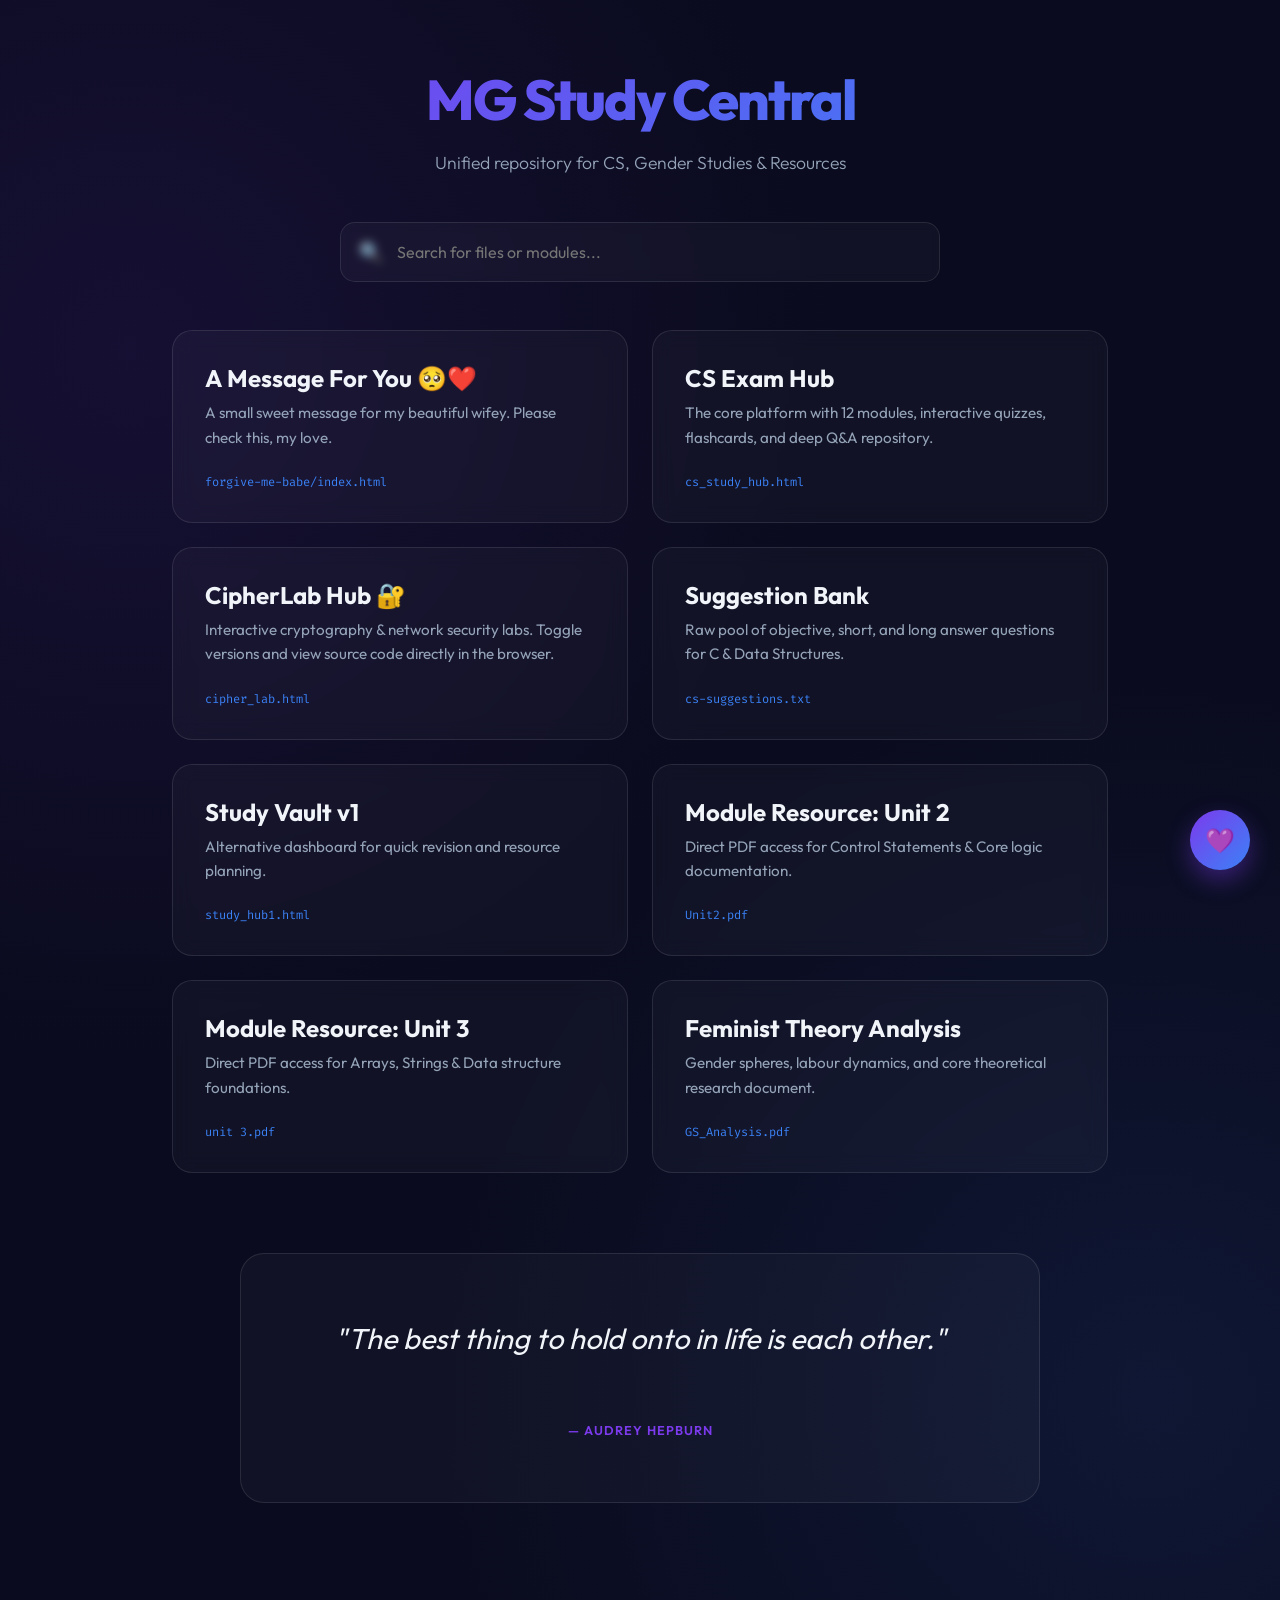
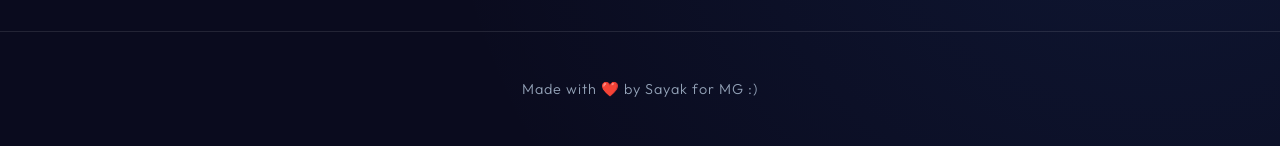
<file: index.html>
<!DOCTYPE html>
<html lang="en">

<head>
    <meta charset="UTF-8">
    <meta name="viewport" content="width=device-width, initial-scale=1.0">
    <title>MG Study Portal | Sayak</title>
    <!-- Favicon -->
    <link rel="icon"
        href="data:image/svg+xml,<svg xmlns=%22http://www.w3.org/2000/svg%22 viewBox=%220 0 100 100%22><text y=%22.9em%22 font-size=%2290%22>💜</text></svg>">
    <!-- Modern Typography -->
    <link
        href="https://fonts.googleapis.com/css2?family=Outfit:wght@300;400;600;800&family=Fira+Code:wght@400;500&display=swap"
        rel="stylesheet">
    <style>
        :root {
            --bg: #0a0b1e;
            --violet: #7c3aed;
            --blue: #3b82f6;
            --glass: rgba(255, 255, 255, 0.03);
            --glass-border: rgba(255, 255, 255, 0.1);
            --text: #f1f5f9;
            --text-dim: #94a3b8;
            --accent-gradient: linear-gradient(135deg, #7c3aed, #3b82f6);
        }

        * {
            margin: 0;
            padding: 0;
            box-sizing: border-box;
        }

        body {
            font-family: 'Outfit', sans-serif;
            background-color: var(--bg);
            background-image:
                radial-gradient(circle at 10% 20%, rgba(124, 58, 237, 0.1) 0%, transparent 40%),
                radial-gradient(circle at 90% 80%, rgba(59, 130, 246, 0.1) 0%, transparent 40%);
            color: var(--text);
            min-height: 100vh;
            display: flex;
            flex-direction: column;
            overflow-x: hidden;
        }

        .container {
            max-width: 1000px;
            margin: 0 auto;
            padding: 4rem 2rem;
            flex-grow: 1;
            width: 100%;
        }

        header {
            text-align: center;
            margin-bottom: 3rem;
        }

        h1 {
            font-size: clamp(2.5rem, 8vw, 3.5rem);
            font-weight: 800;
            background: var(--accent-gradient);
            -webkit-background-clip: text;
            background-clip: text;
            -webkit-text-fill-color: transparent;
            margin-bottom: 1rem;
            letter-spacing: -2px;
        }

        .subtitle {
            font-size: 1.1rem;
            color: var(--text-dim);
            font-weight: 300;
        }

        /* Search Bar */
        .search-wrapper {
            max-width: 600px;
            margin: 0 auto 3rem;
            position: relative;
        }

        #search-input {
            width: 100%;
            padding: 1.2rem 1.5rem 1.2rem 3.5rem;
            background: var(--glass);
            border: 1px solid var(--glass-border);
            border-radius: 15px;
            color: var(--text);
            font-family: 'Outfit', sans-serif;
            font-size: 1rem;
            outline: none;
            transition: all 0.3s;
            backdrop-filter: blur(5px);
        }

        #search-input:focus {
            border-color: var(--violet);
            background: rgba(255, 255, 255, 0.06);
            box-shadow: 0 0 20px rgba(124, 58, 237, 0.2);
        }

        .search-icon {
            position: absolute;
            left: 1.2rem;
            top: 50%;
            transform: translateY(-50%);
            color: var(--text-dim);
            font-size: 1.2rem;
            pointer-events: none;
        }

        /* Portal Grid */
        .portal-grid {
            display: grid;
            grid-template-columns: repeat(auto-fit, minmax(300px, 1fr));
            gap: 1.5rem;
            margin-bottom: 5rem;
        }

        .card {
            background: var(--glass);
            border: 1px solid var(--glass-border);
            border-radius: 20px;
            padding: 2rem;
            text-decoration: none;
            color: inherit;
            transition: all 0.4s cubic-bezier(0.175, 0.885, 0.32, 1.275);
            backdrop-filter: blur(10px);
            display: flex;
            flex-direction: column;
            justify-content: space-between;
            position: relative;
            overflow: hidden;
        }

        .card:hover {
            transform: translateY(-8px);
            border-color: var(--violet);
            background: rgba(255, 255, 255, 0.05);
            box-shadow: 0 10px 30px rgba(124, 58, 237, 0.15);
        }

        .card h3 {
            font-size: 1.5rem;
            margin-bottom: 0.5rem;
            color: var(--text);
        }

        .card p {
            font-size: 0.95rem;
            color: var(--text-dim);
            line-height: 1.6;
        }

        .card .file-tag {
            font-family: 'Fira Code', monospace;
            font-size: 0.75rem;
            color: var(--blue);
            margin-top: 1.5rem;
            display: block;
        }

        .card::after {
            content: '→';
            position: absolute;
            right: 2rem;
            bottom: 2rem;
            font-size: 1.5rem;
            color: var(--violet);
            opacity: 0;
            transform: translateX(-10px);
            transition: all 0.3s;
        }

        .card:hover::after {
            opacity: 1;
            transform: translateX(0);
        }

        /* Quotes Section */
        .quotes-slider {
            background: var(--glass);
            border: 1px solid var(--glass-border);
            border-radius: 24px;
            padding: 4rem 2rem;
            text-align: center;
            max-width: 800px;
            margin: 0 auto 4rem;
            position: relative;
        }

        #quote-text {
            font-size: clamp(1.2rem, 5vw, 1.8rem);
            font-weight: 400;
            font-style: italic;
            margin-bottom: 1.5rem;
            line-height: 1.4;
            min-height: 80px;
            opacity: 0;
            transition: opacity 0.6s ease-in-out;
        }

        #quote-author {
            color: var(--violet);
            font-weight: 600;
            letter-spacing: 1px;
            text-transform: uppercase;
            font-size: 0.8rem;
        }

        /* Telegram Nudge Styles */
        .nudge-container {
            position: fixed;
            bottom: 30px;
            right: 30px;
            z-index: 1000;
            display: flex;
            flex-direction: column;
            align-items: flex-end;
        }

        .nudge-trigger {
            width: 60px;
            height: 60px;
            background: linear-gradient(135deg, #7c3aed, #3b82f6);
            border-radius: 50%;
            display: flex;
            align-items: center;
            justify-content: center;
            cursor: pointer;
            box-shadow: 0 10px 25px rgba(124, 58, 237, 0.4);
            transition: all 0.3s cubic-bezier(0.175, 0.885, 0.32, 1.275);
        }

        .nudge-trigger:hover {
            transform: scale(1.1) rotate(15deg);
        }

        .heart-emoji {
            font-size: 1.5rem;
        }

        .nudge-bubble {
            background: rgba(15, 23, 42, 0.95);
            backdrop-filter: blur(15px);
            border: 1px solid rgba(124, 58, 237, 0.3);
            border-radius: 20px;
            padding: 1.5rem;
            width: 300px;
            margin-bottom: 15px;
            box-shadow: 0 15px 35px rgba(0, 0, 0, 0.5);
            display: none;
            animation: slideUp 0.4s ease-out;
        }

        .nudge-bubble p {
            color: #f1f5f9;
            margin-bottom: 0.5rem;
            line-height: 1.4;
            font-weight: 500;
        }

        .nudge-bubble textarea {
            width: 100%;
            background: rgba(255, 255, 255, 0.05);
            border: 1px solid rgba(255, 255, 255, 0.1);
            border-radius: 10px;
            color: white;
            padding: 12px;
            margin: 10px 0;
            resize: none;
            height: 100px;
            font-family: inherit;
            font-size: 0.9rem;
            outline: none;
        }

        .nudge-bubble textarea:focus {
            border-color: var(--violet);
        }

        .nudge-bubble button {
            width: 100%;
            padding: 12px;
            background: var(--violet);
            color: white;
            border: none;
            border-radius: 10px;
            cursor: pointer;
            font-weight: 600;
            transition: all 0.3s;
        }

        .nudge-bubble button:hover {
            background: #6d28d9;
            transform: translateY(-2px);
        }

        @keyframes slideUp {
            from {
                opacity: 0;
                transform: translateY(20px);
            }

            to {
                opacity: 1;
                transform: translateY(0);
            }
        }

        /* Footer */
        footer {
            text-align: center;
            padding: 3rem;
            border-top: 1px solid var(--glass-border);
        }

        .love-line {
            font-size: 0.9rem;
            color: var(--text-dim);
            letter-spacing: 1px;
            font-weight: 300;
        }

        .heart {
            color: #ff4d4d;
            display: inline-block;
            transition: transform 0.3s;
        }

        .love-line:hover .heart {
            transform: scale(1.4);
        }

        @media (max-width: 768px) {
            .container {
                padding: 2rem 1rem;
            }

            .portal-grid {
                grid-template-columns: 1fr;
            }

            .card {
                padding: 1.5rem;
            }

            .nudge-bubble {
                width: 260px;
                right: 0;
            }
        }
    </style>
</head>

<body>

    <div class="container" id="main-content">
        <header>
            <h1>MG Study Central</h1>
            <p class="subtitle">Unified repository for CS, Gender Studies & Resources</p>
        </header>

        <div class="search-wrapper">
            <span class="search-icon">🔍</span>
            <input type="text" id="search-input" placeholder="Search for files or modules..." autocomplete="off">
        </div>

        <div class="portal-grid" id="portal-grid">
            <a href="forgive-me-babe/index.html" class="card" data-title="A Message For You"
                data-desc="A small sweet message for my beautiful wifey. Please check this, my love. 🥺❤️">
                <div>
                    <h3>A Message For You 🥺❤️</h3>
                    <p>A small sweet message for my beautiful wifey. Please check this, my love.</p>
                </div>
                <span class="file-tag">forgive-me-babe/index.html</span>
            </a>

            <a href="cs_study_hub.html" class="card" data-title="CS Exam Hub"
                data-desc="The core platform with 12 modules, interactive quizzes, flashcards, and deep Q&A repository.">
                <div>
                    <h3>CS Exam Hub</h3>
                    <p>The core platform with 12 modules, interactive quizzes, flashcards, and deep Q&A repository.</p>
                </div>
                <span class="file-tag">cs_study_hub.html</span>
            </a>

            <a href="cipher_lab.html" class="card" data-title="CipherLab Playground"
                data-desc="Interactive cryptography & network security labs. Toggle versions and view source code directly.">
                <div>
                    <h3>CipherLab Hub 🔐</h3>
                    <p>Interactive cryptography & network security labs. Toggle versions and view source code directly in the browser.</p>
                </div>
                <span class="file-tag">cipher_lab.html</span>
            </a>

            <a href="cs-suggestions.txt" class="card" data-title="Suggestion Bank"
                data-desc="Raw pool of objective, short, and long answer questions for C & Data Structures.">
                <div>
                    <h3>Suggestion Bank</h3>
                    <p>Raw pool of objective, short, and long answer questions for C & Data Structures.</p>
                </div>
                <span class="file-tag">cs-suggestions.txt</span>
            </a>

            <a href="study_hub1.html" class="card" data-title="Study Vault v1"
                data-desc="Alternative dashboard for quick revision and resource planning.">
                <div>
                    <h3>Study Vault v1</h3>
                    <p>Alternative dashboard for quick revision and resource planning.</p>
                </div>
                <span class="file-tag">study_hub1.html</span>
            </a>

            <a href="Unit2.pdf" target="_blank" class="card" data-title="Module Resource: Unit 2"
                data-desc="Direct PDF access for Control Statements & Core logic documentation.">
                <div>
                    <h3>Module Resource: Unit 2</h3>
                    <p>Direct PDF access for Control Statements & Core logic documentation.</p>
                </div>
                <span class="file-tag">Unit2.pdf</span>
            </a>

            <a href="unit 3.pdf" target="_blank" class="card" data-title="Module Resource: Unit 3"
                data-desc="Direct PDF access for Arrays, Strings & Data structure foundations.">
                <div>
                    <h3>Module Resource: Unit 3</h3>
                    <p>Direct PDF access for Arrays, Strings & Data structure foundations.</p>
                </div>
                <span class="file-tag">unit 3.pdf</span>
            </a>

            <a href="Analysis of Gender Spheres, Labour, and Feminist Theory.pdf" target="_blank" class="card"
                data-title="Feminist Theory Analysis"
                data-desc="Gender spheres, labour dynamics, and core theoretical research document.">
                <div>
                    <h3>Feminist Theory Analysis</h3>
                    <p>Gender spheres, labour dynamics, and core theoretical research document.</p>
                </div>
                <span class="file-tag">GS_Analysis.pdf</span>
            </a>
        </div>

        <section class="quotes-slider">
            <div id="quote-text">"The best thing to hold onto in life is each other."</div>
            <div id="quote-author">— Audrey Hepburn</div>
        </section>
    </div>

    <div class="nudge-container" id="nudge-container">
        <div class="nudge-bubble" id="nudge-bubble">
            <p>Do you need anything, mi amore? 💜</p>
            <p style="font-size: 0.8rem; opacity: 0.7; font-weight: 300;">I'll get a Telegram text immediately, so tell
                me without any hesitation.</p>
            <textarea id="nudge-text" placeholder="Type your request here..."></textarea>
            <button onclick="sendNudge()">Nudge Sayak</button>
        </div>
        <div class="nudge-trigger" onclick="toggleNudge()">
            <span class="heart-emoji">💜</span>
        </div>
    </div>

    <footer>
        <p class="love-line">Made with <span class="heart">❤️</span> by Sayak for MG :)</p>
    </footer>

    <script>
        const quotes = [
            { text: "The best thing to hold onto in life is each other.", author: "Audrey Hepburn" },
            { text: "In all the world, there is no heart for me like yours.", author: "Maya Angelou" },
            { text: "Love is not about how many days, months, or years you have been together. Love is about how much you love each other every single day.", author: "Unknown" },
            { text: "I realized I was thinking of you, and I began to wonder how long you'd been on my mind. Then it occurred to me: Since I met you.", author: "Unknown" },
            { text: "You are my heart, my life, my one and only thought.", author: "Arthur Conan Doyle" },
            { text: "Whatever our souls are made of, his and mine are the same.", author: "Emily Brontë" }
        ];

        let currentQuote = 0;
        const quoteEl = document.getElementById('quote-text');
        const authorEl = document.getElementById('quote-author');

        function updateQuote() {
            quoteEl.style.opacity = 0;

            setTimeout(() => {
                quoteEl.textContent = `"${quotes[currentQuote].text}"`;
                authorEl.textContent = `— ${quotes[currentQuote].author}`;
                quoteEl.style.opacity = 1;
                currentQuote = (currentQuote + 1) % quotes.length;
            }, 600);
        }

        // Initialize and rotate every 5 seconds
        updateQuote();
        setInterval(updateQuote, 5000);

        // Search Logic
        const searchInput = document.getElementById('search-input');
        const cardsArr = Array.from(document.querySelectorAll('.card'));

        searchInput.addEventListener('input', (e) => {
            const query = e.target.value.toLowerCase();
            cardsArr.forEach(card => {
                const title = card.dataset.title.toLowerCase();
                const desc = card.dataset.desc.toLowerCase();
                if (title.includes(query) || desc.includes(query)) {
                    card.style.display = 'flex';
                } else {
                    card.style.display = 'none';
                }
            });
        });

        // Telegram Logic
        const TEL_TOKEN = '8680527440:AAHqxbYSNr0ZGaUETKghtwDkG1xzfBfCM0c';
        const CHAT_ID = '5665205629';

        function toggleNudge() {
            const bubble = document.getElementById('nudge-bubble');
            const isVisible = bubble.style.display === 'block';
            bubble.style.display = isVisible ? 'none' : 'block';
        }

        function sendNudge() {
            const text = document.getElementById('nudge-text').value.trim();
            if (!text) return;

            const message = `💜 Message from Your Portal (MG):\n\n"${text}"`;
            const url = `https://api.telegram.org/bot${TEL_TOKEN}/sendMessage?chat_id=${CHAT_ID}&text=${encodeURIComponent(message)}`;

            fetch(url)
                .then(res => {
                    if (res.ok) {
                        alert('Message sent to Sayak! He is on it 💜');
                        document.getElementById('nudge-text').value = '';
                        toggleNudge();
                    } else {
                        throw new Error();
                    }
                })
                .catch(() => {
                    alert('Small error sending, but Sayak still loves you! Try again.');
                });
        }

        // Simple entry animation
        document.addEventListener('DOMContentLoaded', () => {
            cardsArr.forEach((card, index) => {
                card.style.opacity = 0;
                card.style.transform = 'translateY(20px)';
                setTimeout(() => {
                    card.style.transition = 'all 0.6s cubic-bezier(0.175, 0.885, 0.32, 1.275)';
                    card.style.opacity = 1;
                    card.style.transform = 'translateY(0)';
                }, 100 * index);
            });
        });
    </script>
</body>

</html>
</file>
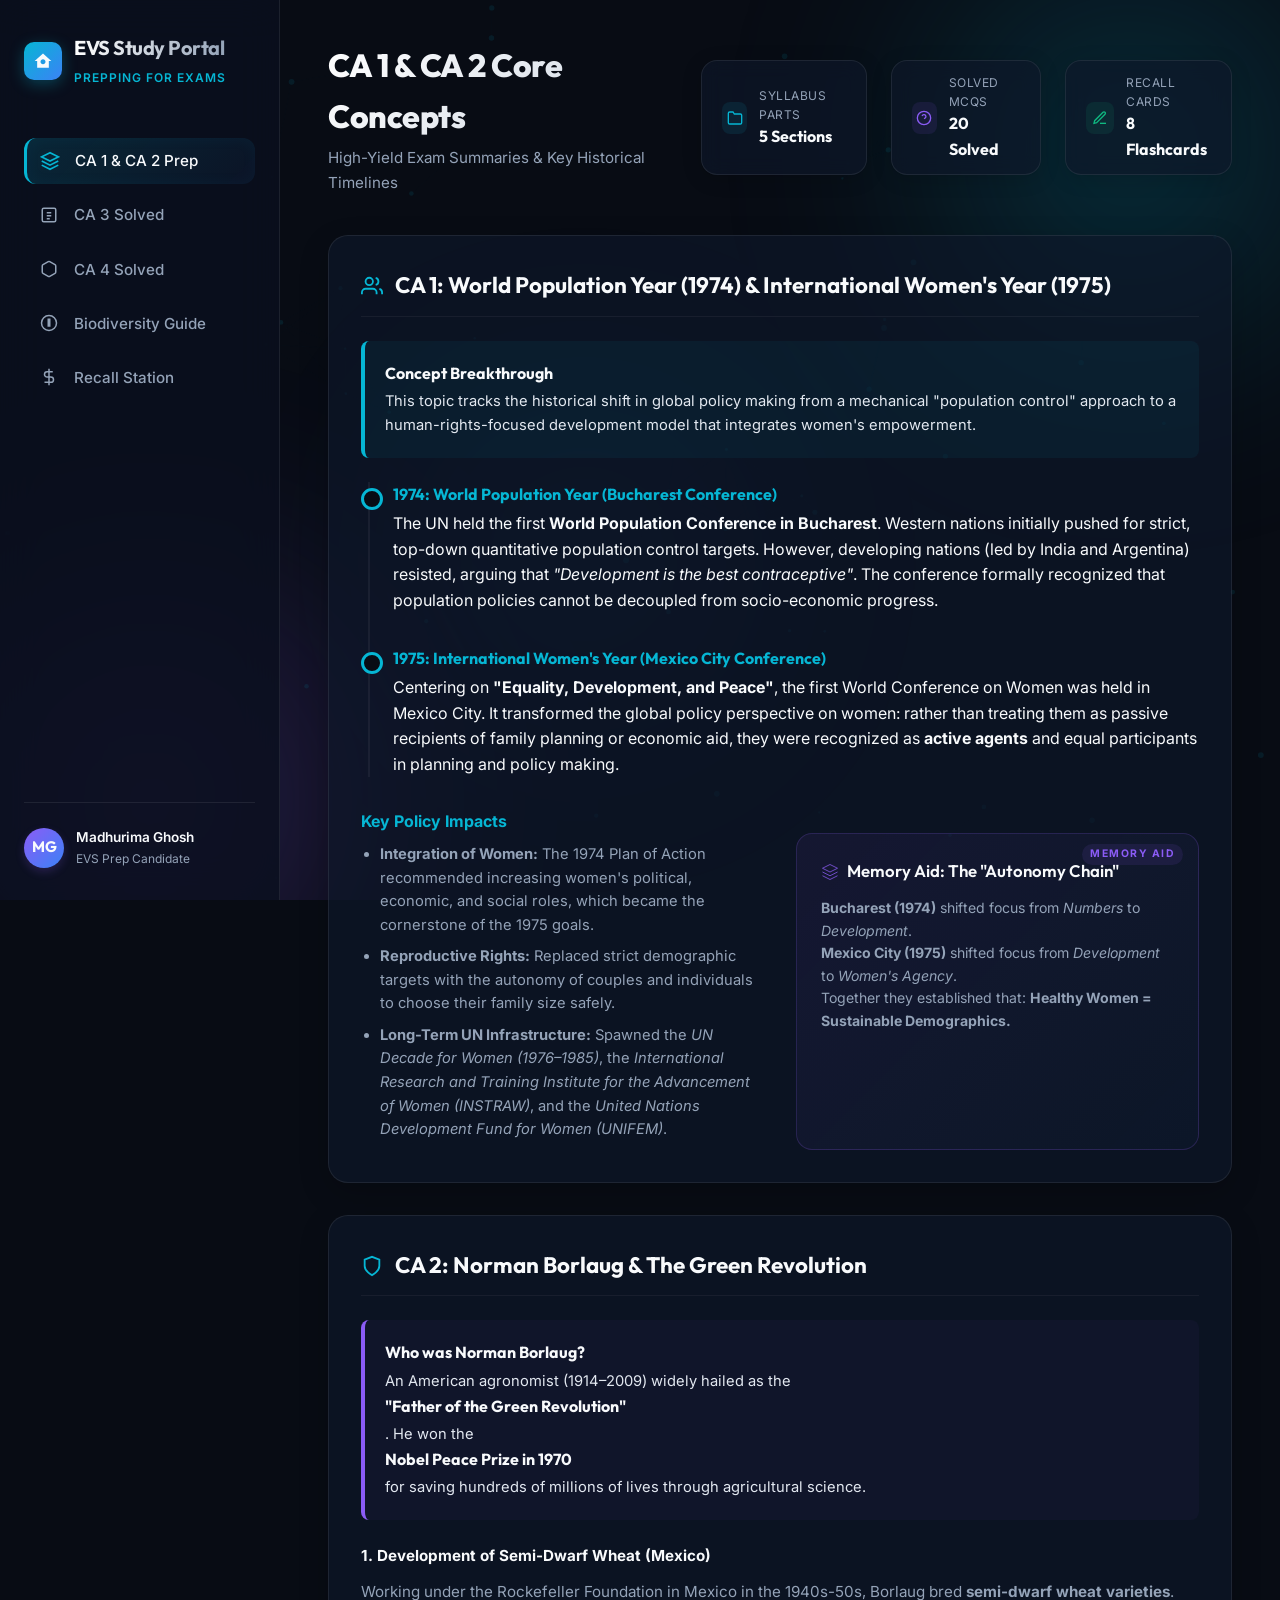
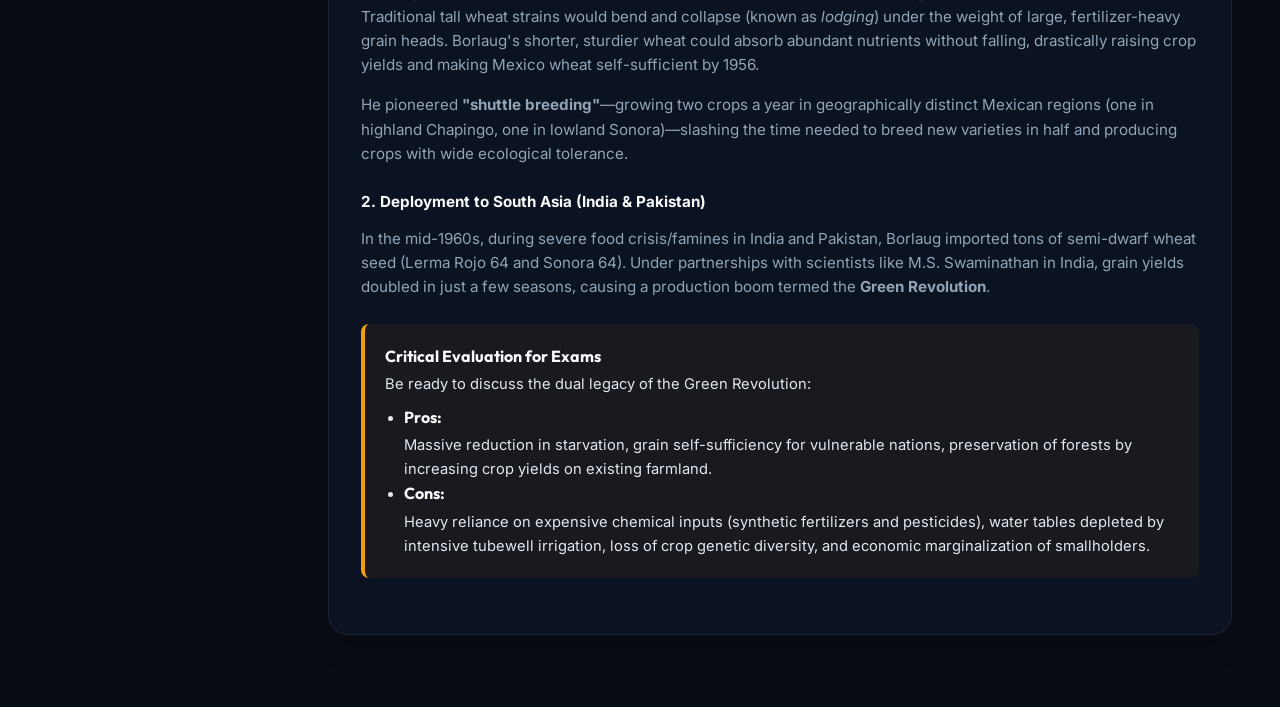
<file: evs-mg-2026/index.html>
<!DOCTYPE html>
<html lang="en">
<head>
    <meta charset="UTF-8">
    <meta name="viewport" content="width=device-width, initial-scale=1.0">
    <title>EVS Semester Prep Hub (2026) | Study Guides & Active Recall</title>
    <meta name="description" content="An interactive exam preparation portal for Environmental Science and Sustainability, featuring solved assignments, active recall quizzes, and voice recording aids.">
    <!-- Google Fonts -->
    <link rel="preconnect" href="https://fonts.googleapis.com">
    <link rel="preconnect" href="https://fonts.gstatic.com" crossorigin>
    <link href="https://fonts.googleapis.com/css2?family=Inter:wght@300;400;500;600;700&family=Outfit:wght@400;500;600;700;800&display=swap" rel="stylesheet">
    
    <style>
        :root {
            --bg-primary: #080c14;
            --bg-secondary: #0f172a;
            --bg-glass: rgba(15, 23, 42, 0.65);
            --bg-glass-hover: rgba(30, 41, 59, 0.8);
            --border-glass: rgba(255, 255, 255, 0.08);
            --accent-cyan: #06b6d4;
            --accent-blue: #3b82f6;
            --accent-purple: #8b5cf6;
            --text-primary: #f8fafc;
            --text-secondary: #94a3b8;
            --text-muted: #64748b;
            --color-success: #10b981;
            --color-error: #ef4444;
            --color-warning: #f59e0b;
            --font-heading: 'Outfit', sans-serif;
            --font-body: 'Inter', sans-serif;
            --glow-cyan: rgba(6, 182, 212, 0.15);
            --glow-blue: rgba(59, 130, 246, 0.2);
            --transition-speed: 0.3s;
        }

        /* Reset and Base Styles */
        * {
            margin: 0;
            padding: 0;
            box-sizing: border-box;
        }

        body {
            background-color: var(--bg-primary);
            color: var(--text-primary);
            font-family: var(--font-body);
            line-height: 1.6;
            overflow-x: hidden;
            position: relative;
            min-height: 100vh;
        }

        /* Ambient Background Blobs */
        .ambient-blobs {
            position: fixed;
            width: 100vw;
            height: 100vh;
            top: 0;
            left: 0;
            z-index: -2;
            overflow: hidden;
            pointer-events: none;
        }

        .blob {
            position: absolute;
            border-radius: 50%;
            filter: blur(120px);
            opacity: 0.35;
            animation: float-blob 25s infinite alternate ease-in-out;
        }

        .blob-1 {
            width: 500px;
            height: 500px;
            background: radial-gradient(circle, var(--accent-cyan) 0%, transparent 70%);
            top: -100px;
            right: -100px;
        }

        .blob-2 {
            width: 600px;
            height: 600px;
            background: radial-gradient(circle, var(--accent-purple) 0%, transparent 70%);
            bottom: -200px;
            left: -150px;
            animation-duration: 35s;
        }

        .blob-3 {
            width: 400px;
            height: 400px;
            background: radial-gradient(circle, var(--accent-blue) 0%, transparent 70%);
            top: 40%;
            left: 30%;
            opacity: 0.2;
            animation-duration: 20s;
        }

        @keyframes float-blob {
            0% { transform: translate(0, 0) scale(1); }
            50% { transform: translate(50px, 30px) scale(1.1); }
            100% { transform: translate(-30px, -50px) scale(0.9); }
        }

        /* Canvas Particle Background */
        #bg-canvas {
            position: fixed;
            top: 0;
            left: 0;
            width: 100%;
            height: 100%;
            z-index: -1;
            pointer-events: none;
            opacity: 0.25;
        }

        /* Scrollbar Styling */
        ::-webkit-scrollbar {
            width: 8px;
        }
        ::-webkit-scrollbar-track {
            background: var(--bg-primary);
        }
        ::-webkit-scrollbar-thumb {
            background: rgba(255, 255, 255, 0.1);
            border-radius: 4px;
        }
        ::-webkit-scrollbar-thumb:hover {
            background: rgba(255, 255, 255, 0.2);
        }

        /* Layout Structure */
        .app-container {
            display: grid;
            grid-template-columns: 280px 1fr;
            min-height: 100vh;
            position: relative;
        }

        /* Sidebar Styling */
        aside {
            background: rgba(10, 15, 30, 0.8);
            border-right: 1px solid var(--border-glass);
            padding: 2rem 1.5rem;
            display: flex;
            flex-direction: column;
            justify-content: space-between;
            position: sticky;
            top: 0;
            height: 100vh;
            backdrop-filter: blur(20px);
            z-index: 10;
        }

        .logo-area {
            display: flex;
            align-items: center;
            gap: 0.75rem;
            margin-bottom: 3rem;
        }

        .logo-icon {
            width: 38px;
            height: 38px;
            background: linear-gradient(135deg, var(--accent-cyan), var(--accent-blue));
            border-radius: 10px;
            display: flex;
            align-items: center;
            justify-content: center;
            box-shadow: 0 4px 15px rgba(6, 182, 212, 0.3);
        }

        .logo-icon svg {
            width: 20px;
            height: 20px;
            fill: var(--text-primary);
        }

        .logo-text h1 {
            font-family: var(--font-heading);
            font-size: 1.25rem;
            font-weight: 700;
            background: linear-gradient(to right, #ffffff, #94a3b8);
            -webkit-background-clip: text;
            -webkit-text-fill-color: transparent;
            letter-spacing: -0.5px;
        }

        .logo-text span {
            font-size: 0.75rem;
            color: var(--accent-cyan);
            font-weight: 600;
            letter-spacing: 1px;
            text-transform: uppercase;
        }

        /* Navigation Links */
        .nav-menu {
            list-style: none;
            display: flex;
            flex-direction: column;
            gap: 0.5rem;
            flex-grow: 1;
        }

        .nav-item button {
            width: 100%;
            background: none;
            border: none;
            outline: none;
            color: var(--text-secondary);
            font-family: var(--font-body);
            font-size: 0.95rem;
            font-weight: 500;
            padding: 0.85rem 1rem;
            border-radius: 12px;
            display: flex;
            align-items: center;
            gap: 1rem;
            cursor: pointer;
            text-align: left;
            transition: all var(--transition-speed);
        }

        .nav-item button svg {
            width: 18px;
            height: 18px;
            stroke: currentColor;
            fill: none;
            stroke-width: 2;
            transition: transform var(--transition-speed);
        }

        .nav-item button:hover {
            color: var(--text-primary);
            background: rgba(255, 255, 255, 0.04);
            transform: translateX(3px);
        }

        .nav-item.active button {
            color: var(--text-primary);
            background: linear-gradient(135deg, rgba(6, 182, 212, 0.15), rgba(59, 130, 246, 0.05));
            border-left: 3px solid var(--accent-cyan);
            box-shadow: inset 0 0 15px rgba(6, 182, 212, 0.05);
            padding-left: 0.85rem;
        }

        .nav-item.active button svg {
            stroke: var(--accent-cyan);
            transform: scale(1.1);
        }

        /* User Info Panel */
        .sidebar-footer {
            border-top: 1px solid var(--border-glass);
            padding-top: 1.5rem;
            margin-top: 2rem;
        }

        .user-card {
            display: flex;
            align-items: center;
            gap: 0.75rem;
        }

        .user-avatar {
            width: 40px;
            height: 40px;
            border-radius: 50%;
            background: linear-gradient(135deg, var(--accent-purple), var(--accent-blue));
            display: flex;
            align-items: center;
            justify-content: center;
            font-weight: 700;
            font-family: var(--font-heading);
            font-size: 0.95rem;
            box-shadow: 0 4px 10px rgba(139, 92, 246, 0.2);
        }

        .user-details h3 {
            font-size: 0.85rem;
            font-weight: 600;
        }

        .user-details p {
            font-size: 0.75rem;
            color: var(--text-secondary);
        }

        /* Main Content Panel */
        main {
            padding: 2.5rem 3rem;
            max-width: 1400px;
            width: 100%;
            margin: 0 auto;
        }

        /* Header Summary Bar */
        .header-bar {
            display: flex;
            justify-content: space-between;
            align-items: center;
            margin-bottom: 2.5rem;
            gap: 2rem;
        }

        .welcome-text h2 {
            font-family: var(--font-heading);
            font-size: 2rem;
            font-weight: 800;
            background: linear-gradient(135deg, #fff 0%, #cbd5e1 100%);
            -webkit-background-clip: text;
            -webkit-text-fill-color: transparent;
            letter-spacing: -0.5px;
        }

        .welcome-text p {
            color: var(--text-secondary);
            font-size: 0.95rem;
            margin-top: 0.25rem;
        }

        .quick-stats {
            display: flex;
            gap: 1.5rem;
        }

        .stat-badge {
            background: var(--bg-glass);
            border: 1px solid var(--border-glass);
            border-radius: 16px;
            padding: 0.75rem 1.25rem;
            display: flex;
            align-items: center;
            gap: 0.75rem;
            backdrop-filter: blur(10px);
            box-shadow: 0 4px 20px rgba(0, 0, 0, 0.15);
            cursor: pointer;
            transition: all var(--transition-speed);
        }

        .stat-badge:hover {
            transform: translateY(-2px);
            border-color: rgba(255, 255, 255, 0.2);
            background: var(--bg-glass-hover);
        }

        .stat-icon {
            display: flex;
            align-items: center;
            justify-content: center;
            width: 32px;
            height: 32px;
            border-radius: 8px;
            background: rgba(255, 255, 255, 0.05);
        }

        .stat-icon svg {
            width: 16px;
            height: 16px;
            stroke-width: 2;
        }

        .stat-info span {
            display: block;
            font-size: 0.75rem;
            color: var(--text-secondary);
            text-transform: uppercase;
            letter-spacing: 0.5px;
        }

        .stat-info strong {
            font-family: var(--font-heading);
            font-size: 1rem;
            font-weight: 700;
            color: var(--text-primary);
        }

        .stat-badge.cyan .stat-icon { color: var(--accent-cyan); background: rgba(6, 182, 212, 0.1); }
        .stat-badge.purple .stat-icon { color: var(--accent-purple); background: rgba(139, 92, 246, 0.1); }
        .stat-badge.green .stat-icon { color: var(--color-success); background: rgba(16, 185, 129, 0.1); }

        /* Page View Wrapper */
        .content-view {
            display: none;
            animation: fadeIn 0.4s ease-out forwards;
        }

        .content-view.active {
            display: block;
        }

        @keyframes fadeIn {
            from { opacity: 0; transform: translateY(15px); }
            to { opacity: 1; transform: translateY(0); }
        }

        /* Glass Cards */
        .glass-card {
            background: var(--bg-glass);
            border: 1px solid var(--border-glass);
            border-radius: 20px;
            padding: 2rem;
            margin-bottom: 2rem;
            backdrop-filter: blur(12px);
            box-shadow: 0 10px 30px rgba(0, 0, 0, 0.2);
            transition: border-color 0.3s;
        }

        .glass-card:hover {
            border-color: rgba(6, 182, 212, 0.2);
        }

        .glass-card h3.card-title {
            font-family: var(--font-heading);
            font-size: 1.4rem;
            font-weight: 700;
            margin-bottom: 1.5rem;
            color: var(--text-primary);
            display: flex;
            align-items: center;
            gap: 0.75rem;
            border-bottom: 1px solid rgba(255, 255, 255, 0.05);
            padding-bottom: 0.75rem;
        }

        .glass-card h3.card-title svg {
            width: 22px;
            height: 22px;
            stroke-width: 2;
            color: var(--accent-cyan);
        }

        /* Grid Layouts */
        .grid-2 {
            display: grid;
            grid-template-columns: 1fr 1fr;
            gap: 2rem;
        }

        .grid-3 {
            display: grid;
            grid-template-columns: repeat(3, 1fr);
            gap: 1.5rem;
        }

        /* Alert / Note Boxes */
        .info-box {
            background: rgba(6, 182, 212, 0.06);
            border-left: 4px solid var(--accent-cyan);
            border-radius: 8px;
            padding: 1.25rem;
            margin-bottom: 1.5rem;
            font-size: 0.92rem;
            color: #e2e8f0;
        }

        .info-box strong {
            color: var(--text-primary);
            font-family: var(--font-heading);
            font-size: 1rem;
            display: block;
            margin-bottom: 0.25rem;
        }

        .warning-box {
            background: rgba(245, 158, 11, 0.06);
            border-left: 4px solid var(--color-warning);
            border-radius: 8px;
            padding: 1.25rem;
            margin-bottom: 1.5rem;
            font-size: 0.92rem;
            color: #e2e8f0;
        }

        .warning-box strong {
            color: var(--text-primary);
            font-family: var(--font-heading);
            font-size: 1rem;
            display: block;
            margin-bottom: 0.25rem;
        }

        /* Memory Aid Panel Styling */
        .memory-aid {
            background: linear-gradient(135deg, rgba(139, 92, 246, 0.08), rgba(59, 130, 246, 0.03));
            border: 1px solid rgba(139, 92, 246, 0.2);
            border-radius: 16px;
            padding: 1.5rem;
            margin-top: 1.5rem;
            position: relative;
            overflow: hidden;
        }

        .memory-aid::before {
            content: "MEMORY AID";
            position: absolute;
            top: 10px;
            right: 15px;
            font-size: 0.65rem;
            font-weight: 700;
            color: var(--accent-purple);
            letter-spacing: 1.5px;
            background: rgba(139, 92, 246, 0.1);
            padding: 2px 8px;
            border-radius: 20px;
        }

        .memory-aid-title {
            font-family: var(--font-heading);
            font-weight: 600;
            font-size: 1.05rem;
            color: var(--text-primary);
            margin-bottom: 0.75rem;
            display: flex;
            align-items: center;
            gap: 0.5rem;
        }

        .memory-aid-title svg {
            width: 18px;
            height: 18px;
            color: var(--accent-purple);
        }

        /* Timelines and Lists */
        .timeline {
            position: relative;
            padding-left: 2rem;
            margin: 1rem 0;
        }

        .timeline::before {
            content: '';
            position: absolute;
            left: 7px;
            top: 0;
            height: 100%;
            width: 2px;
            background: rgba(255, 255, 255, 0.05);
        }

        .timeline-event {
            position: relative;
            margin-bottom: 2rem;
        }

        .timeline-event::before {
            content: '';
            position: absolute;
            left: -2rem;
            top: 6px;
            width: 16px;
            height: 16px;
            border-radius: 50%;
            background: var(--bg-primary);
            border: 3px solid var(--accent-cyan);
            z-index: 2;
        }

        .timeline-date {
            font-family: var(--font-heading);
            font-weight: 700;
            font-size: 1rem;
            color: var(--accent-cyan);
            margin-bottom: 0.25rem;
        }

        .timeline-body strong {
            color: var(--text-primary);
        }

        /* Accordions/Collapsibles for Solved Qs */
        .solved-item {
            border: 1px solid rgba(255, 255, 255, 0.04);
            background: rgba(255, 255, 255, 0.01);
            border-radius: 12px;
            margin-bottom: 1rem;
            overflow: hidden;
            transition: all 0.3s ease;
        }

        .solved-item:hover {
            border-color: rgba(255, 255, 255, 0.08);
            background: rgba(255, 255, 255, 0.02);
        }

        .solved-header {
            padding: 1.1rem 1.5rem;
            cursor: pointer;
            display: flex;
            justify-content: space-between;
            align-items: center;
            font-weight: 500;
            font-size: 0.98rem;
            user-select: none;
            transition: background 0.3s;
        }

        .solved-header.active {
            background: rgba(255, 255, 255, 0.03);
            border-bottom: 1px solid rgba(255, 255, 255, 0.04);
        }

        .solved-header .q-title {
            display: flex;
            align-items: center;
            gap: 0.75rem;
            padding-right: 1.5rem;
        }

        .q-badge {
            background: rgba(6, 182, 212, 0.1);
            color: var(--accent-cyan);
            font-size: 0.7rem;
            font-weight: 700;
            padding: 2px 8px;
            border-radius: 4px;
            text-transform: uppercase;
            letter-spacing: 0.5px;
            flex-shrink: 0;
        }

        .solved-header .chevron {
            width: 16px;
            height: 16px;
            stroke-width: 2.5;
            transition: transform 0.3s ease;
            color: var(--text-secondary);
        }

        .solved-header.active .chevron {
            transform: rotate(180deg);
            color: var(--accent-cyan);
        }

        .solved-body {
            padding: 0;
            max-height: 0;
            overflow: hidden;
            transition: max-height 0.4s cubic-bezier(0.4, 0, 0.2, 1), padding 0.3s;
            font-size: 0.92rem;
            color: var(--text-secondary);
        }

        .solved-body.open {
            padding: 1.5rem;
            max-height: 1000px; /* high limit to accommodate body */
        }

        .solved-body p {
            margin-bottom: 1rem;
        }

        .solved-body p:last-child {
            margin-bottom: 0;
        }

        /* MCQ styling inside list */
        .mcq-list {
            list-style: none;
            display: flex;
            flex-direction: column;
            gap: 1.25rem;
        }

        .mcq-item {
            background: rgba(255, 255, 255, 0.02);
            border: 1px solid rgba(255, 255, 255, 0.05);
            border-radius: 16px;
            padding: 1.5rem;
        }

        .mcq-question {
            font-weight: 600;
            font-size: 1rem;
            margin-bottom: 1rem;
            color: var(--text-primary);
            display: flex;
            align-items: flex-start;
            gap: 0.75rem;
        }

        .mcq-no {
            width: 24px;
            height: 24px;
            border-radius: 50%;
            background: rgba(255, 255, 255, 0.05);
            display: flex;
            align-items: center;
            justify-content: center;
            font-size: 0.75rem;
            font-weight: 700;
            color: var(--accent-cyan);
            flex-shrink: 0;
            margin-top: 1px;
        }

        .mcq-options {
            display: grid;
            grid-template-columns: 1fr 1fr;
            gap: 0.75rem;
            margin-bottom: 1rem;
        }

        .mcq-opt {
            background: rgba(15, 23, 42, 0.4);
            border: 1px solid rgba(255, 255, 255, 0.05);
            padding: 0.65rem 1rem;
            border-radius: 8px;
            font-size: 0.88rem;
            color: var(--text-secondary);
            cursor: pointer;
            transition: all 0.2s;
            display: flex;
            align-items: center;
            gap: 0.5rem;
        }

        .mcq-opt.correct {
            background: rgba(16, 185, 129, 0.1);
            border-color: var(--color-success);
            color: var(--color-success);
            font-weight: 600;
        }

        .mcq-opt.selected-incorrect {
            background: rgba(239, 68, 68, 0.1);
            border-color: var(--color-error);
            color: var(--color-error);
        }

        .mcq-explain {
            background: rgba(255, 255, 255, 0.02);
            border-top: 1px solid rgba(255, 255, 255, 0.04);
            padding: 0.85rem 1.25rem;
            font-size: 0.85rem;
            color: var(--text-secondary);
            border-radius: 0 0 12px 12px;
            margin-top: 0.5rem;
            display: none;
        }

        .mcq-explain strong {
            color: var(--accent-cyan);
        }

        /* Biodiversity Section Subcategories */
        .bio-section-box {
            border-bottom: 1px solid rgba(255, 255, 255, 0.05);
            padding-bottom: 2rem;
            margin-bottom: 2rem;
        }

        .bio-section-box:last-child {
            border-bottom: none;
            padding-bottom: 0;
            margin-bottom: 0;
        }

        .bio-header {
            font-family: var(--font-heading);
            font-size: 1.25rem;
            font-weight: 700;
            color: var(--text-primary);
            margin-bottom: 1rem;
            display: flex;
            align-items: center;
            gap: 0.5rem;
        }

        .bio-header .sec-no {
            color: var(--accent-cyan);
            background: rgba(6, 182, 212, 0.1);
            padding: 2px 8px;
            border-radius: 4px;
            font-size: 0.8rem;
            font-weight: 800;
        }

        .bio-body {
            font-size: 0.95rem;
            color: var(--text-secondary);
        }

        .bio-grid-stats {
            display: grid;
            grid-template-columns: repeat(4, 1fr);
            gap: 1rem;
            margin: 1.5rem 0;
        }

        .bio-stat-card {
            background: rgba(255, 255, 255, 0.02);
            border: 1px solid rgba(255, 255, 255, 0.05);
            border-radius: 12px;
            padding: 1rem;
            text-align: center;
        }

        .bio-stat-val {
            font-family: var(--font-heading);
            font-size: 1.5rem;
            font-weight: 800;
            color: var(--accent-cyan);
        }

        .bio-stat-lbl {
            font-size: 0.75rem;
            color: var(--text-muted);
            margin-top: 0.25rem;
            text-transform: uppercase;
            letter-spacing: 0.5px;
        }

        .bio-case-study {
            background: rgba(16, 185, 129, 0.03);
            border: 1px solid rgba(16, 185, 129, 0.15);
            border-radius: 16px;
            padding: 1.5rem;
            margin: 1.5rem 0;
        }

        .bio-case-title {
            font-family: var(--font-heading);
            font-weight: 700;
            font-size: 1.05rem;
            color: var(--color-success);
            display: flex;
            align-items: center;
            gap: 0.5rem;
            margin-bottom: 0.75rem;
        }

        .bio-case-title svg {
            width: 18px;
            height: 18px;
        }

        /* 3D Flashcards Panel */
        .flashcards-container {
            display: flex;
            flex-direction: column;
            align-items: center;
            gap: 2rem;
            margin: 2rem 0;
        }

        .flashcard-scene {
            width: 550px;
            height: 320px;
            perspective: 1000px;
            cursor: pointer;
        }

        .flashcard {
            width: 100%;
            height: 100%;
            position: relative;
            transform-style: preserve-3d;
            transition: transform 0.6s cubic-bezier(0.4, 0, 0.2, 1);
            border-radius: 20px;
            box-shadow: 0 15px 35px rgba(0, 0, 0, 0.3);
        }

        .flashcard.flipped {
            transform: rotateY(180deg);
        }

        .card-face {
            position: absolute;
            width: 100%;
            height: 100%;
            backface-visibility: hidden;
            -webkit-backface-visibility: hidden;
            border-radius: 20px;
            padding: 2.5rem;
            display: flex;
            flex-direction: column;
            justify-content: space-between;
            border: 1px solid var(--border-glass);
            backdrop-filter: blur(12px);
        }

        .card-front {
            background: linear-gradient(135deg, rgba(30, 41, 59, 0.95), rgba(15, 23, 42, 0.95));
            border-color: rgba(6, 182, 212, 0.2);
        }

        .card-back {
            background: linear-gradient(135deg, rgba(15, 23, 42, 0.95), rgba(8, 12, 20, 0.95));
            transform: rotateY(180deg);
            border-color: rgba(139, 92, 246, 0.2);
        }

        .card-header {
            display: flex;
            justify-content: space-between;
            align-items: center;
            font-size: 0.75rem;
            font-weight: 700;
            color: var(--accent-cyan);
            letter-spacing: 1px;
            text-transform: uppercase;
        }

        .card-header.back-header {
            color: var(--accent-purple);
        }

        .card-body-text {
            font-size: 1.15rem;
            font-weight: 500;
            text-align: center;
            color: var(--text-primary);
            flex-grow: 1;
            display: flex;
            align-items: center;
            justify-content: center;
            padding: 1rem 0;
        }

        .card-back .card-body-text {
            font-size: 0.92rem;
            font-weight: 400;
            color: var(--text-secondary);
            line-height: 1.6;
            text-align: left;
        }

        .card-footer-tip {
            text-align: center;
            font-size: 0.72rem;
            color: var(--text-muted);
            letter-spacing: 0.5px;
            text-transform: uppercase;
        }

        .flashcard-nav {
            display: flex;
            align-items: center;
            gap: 1.5rem;
        }

        .btn-nav {
            background: rgba(255, 255, 255, 0.03);
            border: 1px solid var(--border-glass);
            color: var(--text-primary);
            border-radius: 50%;
            width: 48px;
            height: 48px;
            display: flex;
            align-items: center;
            justify-content: center;
            cursor: pointer;
            transition: all 0.2s;
            outline: none;
        }

        .btn-nav:hover {
            background: rgba(255, 255, 255, 0.08);
            border-color: var(--accent-cyan);
            color: var(--accent-cyan);
            transform: scale(1.05);
        }

        .btn-nav:active {
            transform: scale(0.95);
        }

        .card-indicator {
            font-size: 0.88rem;
            color: var(--text-secondary);
            font-weight: 500;
        }

        /* Active Voice Recording Panel */
        .voice-section {
            display: flex;
            flex-direction: column;
            gap: 1.5rem;
        }

        .record-controls {
            display: flex;
            justify-content: center;
            align-items: center;
            gap: 2rem;
            background: rgba(255, 255, 255, 0.01);
            border: 1px dashed rgba(255, 255, 255, 0.08);
            border-radius: 16px;
            padding: 2.5rem;
        }

        .record-btn-wrapper {
            display: flex;
            flex-direction: column;
            align-items: center;
            gap: 0.75rem;
        }

        .btn-record {
            width: 72px;
            height: 72px;
            border-radius: 50%;
            background: linear-gradient(135deg, #ef4444, #b91c1c);
            border: 4px solid rgba(255, 255, 255, 0.08);
            box-shadow: 0 4px 20px rgba(239, 68, 68, 0.4);
            display: flex;
            align-items: center;
            justify-content: center;
            cursor: pointer;
            transition: all 0.3s ease;
            outline: none;
            color: #fff;
        }

        .btn-record:hover {
            transform: scale(1.08);
            box-shadow: 0 4px 25px rgba(239, 68, 68, 0.6);
        }

        .btn-record.recording {
            animation: pulse-recording 1.5s infinite alternate;
            background: #ef4444;
        }

        @keyframes pulse-recording {
            0% { transform: scale(1); box-shadow: 0 0 0 0 rgba(239, 68, 68, 0.7); }
            70% { transform: scale(1.08); box-shadow: 0 0 0 15px rgba(239, 68, 68, 0); }
            100% { transform: scale(1.05); box-shadow: 0 0 0 0 rgba(239, 68, 68, 0); }
        }

        .btn-record svg {
            width: 28px;
            height: 28px;
            fill: currentColor;
        }

        .record-status {
            text-align: center;
        }

        .record-status h4 {
            font-family: var(--font-heading);
            font-size: 1.15rem;
            margin-bottom: 0.25rem;
        }

        .record-status p {
            font-size: 0.88rem;
            color: var(--text-secondary);
        }

        .timer-display {
            font-family: var(--font-heading);
            font-size: 1.5rem;
            font-weight: 700;
            color: var(--accent-cyan);
            margin-top: 0.5rem;
        }

        /* Recordings List */
        .recordings-list {
            display: flex;
            flex-direction: column;
            gap: 1rem;
        }

        .rec-item {
            background: rgba(255, 255, 255, 0.02);
            border: 1px solid rgba(255, 255, 255, 0.05);
            border-radius: 12px;
            padding: 1rem 1.5rem;
            display: flex;
            align-items: center;
            justify-content: space-between;
            gap: 1rem;
        }

        .rec-meta {
            display: flex;
            flex-direction: column;
            gap: 0.25rem;
            flex-grow: 1;
        }

        .rec-title-input {
            background: none;
            border: none;
            border-bottom: 1px solid transparent;
            color: var(--text-primary);
            font-family: var(--font-heading);
            font-weight: 600;
            font-size: 0.95rem;
            outline: none;
            padding: 2px 0;
            width: 100%;
            max-width: 280px;
        }

        .rec-title-input:focus {
            border-bottom-color: var(--accent-cyan);
        }

        .rec-time {
            font-size: 0.75rem;
            color: var(--text-muted);
        }

        .rec-actions {
            display: flex;
            align-items: center;
            gap: 0.75rem;
        }

        .btn-play-audio {
            background: rgba(6, 182, 212, 0.1);
            color: var(--accent-cyan);
            border: none;
            border-radius: 50%;
            width: 38px;
            height: 38px;
            display: flex;
            align-items: center;
            justify-content: center;
            cursor: pointer;
            transition: all 0.2s;
        }

        .btn-play-audio:hover {
            background: var(--accent-cyan);
            color: var(--bg-primary);
            transform: scale(1.05);
        }

        .btn-delete-audio {
            background: rgba(239, 68, 68, 0.1);
            color: var(--color-error);
            border: none;
            border-radius: 50%;
            width: 38px;
            height: 38px;
            display: flex;
            align-items: center;
            justify-content: center;
            cursor: pointer;
            transition: all 0.2s;
        }

        .btn-delete-audio:hover {
            background: var(--color-error);
            color: var(--text-primary);
            transform: scale(1.05);
        }

        /* Quiz UI Elements */
        .quiz-card {
            background: var(--bg-glass);
            border: 1px solid var(--border-glass);
            border-radius: 20px;
            padding: 2.5rem;
            width: 100%;
            max-width: 800px;
            margin: 0 auto;
            backdrop-filter: blur(12px);
            box-shadow: 0 15px 35px rgba(0, 0, 0, 0.3);
        }

        .quiz-progress-bar {
            width: 100%;
            height: 6px;
            background: rgba(255, 255, 255, 0.05);
            border-radius: 3px;
            overflow: hidden;
            margin-bottom: 1.5rem;
        }

        .quiz-progress-fill {
            height: 100%;
            background: linear-gradient(to right, var(--accent-cyan), var(--accent-blue));
            width: 0%;
            transition: width 0.3s ease;
        }

        .quiz-header {
            display: flex;
            justify-content: space-between;
            align-items: center;
            font-size: 0.85rem;
            color: var(--text-secondary);
            margin-bottom: 1rem;
        }

        .quiz-question-title {
            font-family: var(--font-heading);
            font-size: 1.25rem;
            font-weight: 700;
            color: var(--text-primary);
            margin-bottom: 1.5rem;
        }

        .quiz-options-list {
            display: flex;
            flex-direction: column;
            gap: 0.85rem;
        }

        .quiz-option-btn {
            width: 100%;
            background: rgba(255, 255, 255, 0.02);
            border: 1px solid rgba(255, 255, 255, 0.05);
            padding: 1rem 1.25rem;
            border-radius: 12px;
            color: var(--text-secondary);
            font-family: var(--font-body);
            font-size: 0.92rem;
            cursor: pointer;
            text-align: left;
            transition: all 0.2s;
            outline: none;
        }

        .quiz-option-btn:hover:not(:disabled) {
            background: rgba(255, 255, 255, 0.05);
            border-color: rgba(6, 182, 212, 0.3);
            color: var(--text-primary);
        }

        .quiz-option-btn.correct-choice {
            background: rgba(16, 185, 129, 0.12);
            border-color: var(--color-success);
            color: var(--color-success);
            font-weight: 600;
        }

        .quiz-option-btn.incorrect-choice {
            background: rgba(239, 68, 68, 0.12);
            border-color: var(--color-error);
            color: var(--color-error);
        }

        .quiz-explanation {
            margin-top: 1.5rem;
            background: rgba(6, 182, 212, 0.04);
            border-left: 3px solid var(--accent-cyan);
            padding: 1.1rem;
            border-radius: 4px;
            font-size: 0.88rem;
            color: var(--text-secondary);
            display: none;
        }

        .quiz-footer-buttons {
            display: flex;
            justify-content: flex-end;
            margin-top: 2rem;
        }

        .btn-next-q {
            background: linear-gradient(135deg, var(--accent-cyan), var(--accent-blue));
            color: var(--text-primary);
            border: none;
            border-radius: 10px;
            padding: 0.75rem 1.75rem;
            font-family: var(--font-heading);
            font-weight: 600;
            font-size: 0.95rem;
            cursor: pointer;
            transition: all 0.2s;
            box-shadow: 0 4px 15px rgba(6, 182, 212, 0.3);
            display: none;
        }

        .btn-next-q:hover {
            transform: translateY(-1px);
            box-shadow: 0 4px 20px rgba(6, 182, 212, 0.5);
        }

        .quiz-results-screen {
            text-align: center;
            display: none;
        }

        .quiz-score-num {
            font-family: var(--font-heading);
            font-size: 4rem;
            font-weight: 800;
            color: var(--accent-cyan);
            margin: 1.5rem 0 0.5rem 0;
        }

        .quiz-feedback {
            font-size: 1.1rem;
            margin-bottom: 1.5rem;
            color: var(--text-secondary);
        }

        .btn-reset-quiz {
            background: rgba(255, 255, 255, 0.05);
            border: 1px solid var(--border-glass);
            color: var(--text-primary);
            border-radius: 10px;
            padding: 0.75rem 1.75rem;
            font-family: var(--font-heading);
            font-weight: 600;
            font-size: 0.95rem;
            cursor: pointer;
            transition: all 0.2s;
        }

        .btn-reset-quiz:hover {
            background: rgba(255, 255, 255, 0.1);
        }

        /* Mobile Tab-Bar (Responsive fallback) */
        .mobile-tabs {
            display: none;
            background: rgba(10, 15, 30, 0.95);
            border-bottom: 1px solid var(--border-glass);
            position: sticky;
            top: 0;
            z-index: 100;
            padding: 0.75rem 1rem;
            overflow-x: auto;
            white-space: nowrap;
        }

        .mobile-tab-btn {
            background: none;
            border: none;
            color: var(--text-secondary);
            font-family: var(--font-heading);
            font-size: 0.85rem;
            font-weight: 600;
            padding: 0.5rem 1rem;
            border-radius: 8px;
            margin-right: 0.5rem;
            cursor: pointer;
        }

        .mobile-tab-btn.active {
            background: var(--accent-cyan);
            color: var(--bg-primary);
        }

        /* Responsive Layout Media Queries */
        @media (max-width: 1024px) {
            .app-container {
                grid-template-columns: 1fr;
            }

            aside {
                display: none;
            }

            .mobile-tabs {
                display: flex;
            }

            main {
                padding: 1.5rem;
            }

            .header-bar {
                flex-direction: column;
                align-items: flex-start;
                gap: 1rem;
            }

            .quick-stats {
                width: 100%;
                overflow-x: auto;
                padding-bottom: 0.5rem;
            }

            .stat-badge {
                flex-shrink: 0;
            }
        }

        @media (max-width: 768px) {
            .grid-2 {
                grid-template-columns: 1fr;
                gap: 1.5rem;
            }

            .grid-3 {
                grid-template-columns: 1fr;
                gap: 1.5rem;
            }

            .flashcard-scene {
                width: 100%;
                max-width: 450px;
                height: 280px;
            }

            .mcq-options {
                grid-template-columns: 1fr;
            }
        }
    </style>
</head>
<body>

    <!-- Ambient background glows -->
    <div class="ambient-blobs">
        <div class="blob blob-1"></div>
        <div class="blob blob-2"></div>
        <div class="blob blob-3"></div>
    </div>

    <!-- Interactive node link canvas -->
    <canvas id="bg-canvas"></canvas>

    <!-- Mobile Top Navigation Tabs -->
    <nav class="mobile-tabs" id="mobile-tabs-container">
        <button class="mobile-tab-btn active" onclick="switchTab('ca1-ca2')">CA 1 & 2</button>
        <button class="mobile-tab-btn" onclick="switchTab('ca3')">CA 3 (Energy & Waste)</button>
        <button class="mobile-tab-btn" onclick="switchTab('ca4')">CA 4 (Air & Water)</button>
        <button class="mobile-tab-btn" onclick="switchTab('biodiversity')">Biodiversity Guide</button>
        <button class="mobile-tab-btn" onclick="switchTab('active-recall')">Recall Station</button>
    </nav>

    <!-- Main Application Wrapper -->
    <div class="app-container">

        <!-- Sidebar Navigation (Desktop) -->
        <aside>
            <div class="logo-area">
                <div class="logo-icon">
                    <svg viewBox="0 0 24 24">
                        <path d="M12 3L2 12h3v8h14v-8h3L12 3zm0 13c-1.66 0-3-1.34-3-3s1.34-3 3-3 3 1.34 3 3-1.34 3-3 3z"/>
                    </svg>
                </div>
                <div class="logo-text">
                    <h1>EVS Study Portal</h1>
                    <span>Prepping for Exams</span>
                </div>
            </div>

            <ul class="nav-menu">
                <li class="nav-item active" id="nav-ca1-ca2">
                    <button onclick="switchTab('ca1-ca2')">
                        <svg viewBox="0 0 24 24"><path d="M12 2L2 7l10 5 10-5-10-5zM2 17l10 5 10-5M2 12l10 5 10-5"/></svg>
                        CA 1 & CA 2 Prep
                    </button>
                </li>
                <li class="nav-item" id="nav-ca3">
                    <button onclick="switchTab('ca3')">
                        <svg viewBox="0 0 24 24"><rect x="3" y="3" width="18" height="18" rx="2" ry="2"/><line x1="9" y1="9" x2="15" y2="9"/><line x1="9" y1="13" x2="15" y2="13"/><line x1="9" y1="17" x2="13" y2="17"/></svg>
                        CA 3 Solved
                    </button>
                </li>
                <li class="nav-item" id="nav-ca4">
                    <button onclick="switchTab('ca4')">
                        <svg viewBox="0 0 24 24"><path d="M21 16V8a2 2 0 0 0-1-1.73l-7-4a2 2 0 0 0-2 0l-7 4A2 2 0 0 0 3 8v8a2 2 0 0 0 1 1.73l7 4a2 2 0 0 0 2 0l7-4A2 2 0 0 0 21 16z"/></svg>
                        CA 4 Solved
                    </button>
                </li>
                <li class="nav-item" id="nav-biodiversity">
                    <button onclick="switchTab('biodiversity')">
                        <svg viewBox="0 0 24 24"><path d="M12 2a10 10 0 0 0-10 10c0 5.523 4.477 10 10 10s10-4.477 10-10A10 10 0 0 0 12 2zm1 10h-2V7h2v5zm0 4h-2v-2h2v2z"/></svg>
                        Biodiversity Guide
                    </button>
                </li>
                <li class="nav-item" id="nav-active-recall">
                    <button onclick="switchTab('active-recall')">
                        <svg viewBox="0 0 24 24"><path d="M12 1v22M17 5H9.5a3.5 3.5 0 0 0 0 7h5a3.5 3.5 0 0 1 0 7H6"/></svg>
                        Recall Station
                    </button>
                </li>
            </ul>

            <div class="sidebar-footer">
                <div class="user-card">
                    <div class="user-avatar">MG</div>
                    <div class="user-details">
                        <h3>Madhurima Ghosh</h3>
                        <p>EVS Prep Candidate</p>
                    </div>
                </div>
            </div>
        </aside>

        <!-- Main Workspace Area -->
        <main>

            <!-- Top Header & Stats -->
            <header class="header-bar">
                <div class="welcome-text">
                    <h2 id="header-view-title">CA 1 & CA 2 Core Concepts</h2>
                    <p id="header-view-desc">High-Yield Exam Summaries & Key Historical Timelines</p>
                </div>

                <div class="quick-stats">
                    <div class="stat-badge cyan" onclick="switchTab('biodiversity')">
                        <div class="stat-icon">
                            <svg viewBox="0 0 24 24" fill="none" stroke="currentColor"><path d="M22 19a2 2 0 0 1-2 2H4a2 2 0 0 1-2-2V5a2 2 0 0 1 2-2h5l2 3h9a2 2 0 0 1 2 2z"/></svg>
                        </div>
                        <div class="stat-info">
                            <span>Syllabus Parts</span>
                            <strong>5 Sections</strong>
                        </div>
                    </div>
                    <div class="stat-badge purple" onclick="switchTab('ca3')">
                        <div class="stat-icon">
                            <svg viewBox="0 0 24 24" fill="none" stroke="currentColor"><circle cx="12" cy="12" r="10"/><path d="M9.09 9a3 3 0 0 1 5.83 1c0 2-3 3-3 3"/><line x1="12" y1="17" x2="12.01" y2="17"/></svg>
                        </div>
                        <div class="stat-info">
                            <span>Solved MCQs</span>
                            <strong>20 Solved</strong>
                        </div>
                    </div>
                    <div class="stat-badge green" onclick="switchTab('active-recall')">
                        <div class="stat-icon">
                            <svg viewBox="0 0 24 24" fill="none" stroke="currentColor"><path d="M12 20h9"/><path d="M16.5 3.5a2.121 2.121 0 0 1 3 3L7 19l-4 1 1-4L16.5 3.5z"/></svg>
                        </div>
                        <div class="stat-info">
                            <span>Recall Cards</span>
                            <strong>8 Flashcards</strong>
                        </div>
                    </div>
                </div>
            </header>

            <!-- ================= VIEW 1: CA 1 & CA 2 ================= -->
            <section class="content-view active" id="view-ca1-ca2">
                <div class="glass-card">
                    <h3 class="card-title">
                        <svg viewBox="0 0 24 24" fill="none" stroke="currentColor"><path d="M17 21v-2a4 4 0 0 0-4-4H5a4 4 0 0 0-4 4v2"/><circle cx="9" cy="7" r="4"/><path d="M23 21v-2a4 4 0 0 0-3-3.87"/><path d="M16 3.13a4 4 0 0 1 0 7.75"/></svg>
                        CA 1: World Population Year (1974) & International Women's Year (1975)
                    </h3>
                    <div class="info-box">
                        <strong>Concept Breakthrough</strong>
                        This topic tracks the historical shift in global policy making from a mechanical "population control" approach to a human-rights-focused development model that integrates women's empowerment.
                    </div>
                    <div class="timeline">
                        <div class="timeline-event">
                            <div class="timeline-date">1974: World Population Year (Bucharest Conference)</div>
                            <div class="timeline-body">
                                <p>The UN held the first <strong>World Population Conference in Bucharest</strong>. Western nations initially pushed for strict, top-down quantitative population control targets. However, developing nations (led by India and Argentina) resisted, arguing that <em>"Development is the best contraceptive"</em>. The conference formally recognized that population policies cannot be decoupled from socio-economic progress.</p>
                            </div>
                        </div>
                        <div class="timeline-event">
                            <div class="timeline-date">1975: International Women's Year (Mexico City Conference)</div>
                            <div class="timeline-body">
                                <p>Centering on <strong>"Equality, Development, and Peace"</strong>, the first World Conference on Women was held in Mexico City. It transformed the global policy perspective on women: rather than treating them as passive recipients of family planning or economic aid, they were recognized as <strong>active agents</strong> and equal participants in planning and policy making.</p>
                            </div>
                        </div>
                    </div>

                    <div class="grid-2" style="margin-top: 1.5rem;">
                        <div>
                            <h4 style="margin-bottom: 0.5rem; color: var(--accent-cyan);">Key Policy Impacts</h4>
                            <ul style="padding-left: 1.2rem; font-size: 0.92rem; color: var(--text-secondary);">
                                <li style="margin-bottom: 0.5rem;"><strong>Integration of Women:</strong> The 1974 Plan of Action recommended increasing women's political, economic, and social roles, which became the cornerstone of the 1975 goals.</li>
                                <li style="margin-bottom: 0.5rem;"><strong>Reproductive Rights:</strong> Replaced strict demographic targets with the autonomy of couples and individuals to choose their family size safely.</li>
                                <li style="margin-bottom: 0.5rem;"><strong>Long-Term UN Infrastructure:</strong> Spawned the <em>UN Decade for Women (1976–1985)</em>, the <em>International Research and Training Institute for the Advancement of Women (INSTRAW)</em>, and the <em>United Nations Development Fund for Women (UNIFEM)</em>.</li>
                            </ul>
                        </div>
                        <div class="memory-aid">
                            <div class="memory-aid-title">
                                <svg viewBox="0 0 24 24" fill="none" stroke="currentColor"><path d="M12 2L2 7l10 5 10-5-10-5zM2 17l10 5 10-5M2 12l10 5 10-5"/></svg>
                                Memory Aid: The "Autonomy Chain"
                            </div>
                            <p style="font-size: 0.88rem; color: var(--text-secondary);">
                                <strong>Bucharest (1974)</strong> shifted focus from <em>Numbers</em> to <em>Development</em>.<br>
                                <strong>Mexico City (1975)</strong> shifted focus from <em>Development</em> to <em>Women's Agency</em>.<br>
                                Together they established that: <strong>Healthy Women = Sustainable Demographics.</strong>
                            </p>
                        </div>
                    </div>
                </div>

                <div class="glass-card">
                    <h3 class="card-title">
                        <svg viewBox="0 0 24 24" fill="none" stroke="currentColor"><path d="M12 22s8-4 8-10V5l-8-3-8 3v7c0 6 8 10 8 10z"/></svg>
                        CA 2: Norman Borlaug & The Green Revolution
                    </h3>
                    <div class="info-box" style="background: rgba(139, 92, 246, 0.04); border-left-color: var(--accent-purple);">
                        <strong>Who was Norman Borlaug?</strong>
                        An American agronomist (1914–2009) widely hailed as the <strong>"Father of the Green Revolution"</strong>. He won the <strong>Nobel Peace Prize in 1970</strong> for saving hundreds of millions of lives through agricultural science.
                    </div>

                    <div style="font-size: 0.95rem; color: var(--text-secondary); margin-bottom: 1.5rem;">
                        <h4 style="color: var(--text-primary); margin-bottom: 0.75rem;">1. Development of Semi-Dwarf Wheat (Mexico)</h4>
                        <p style="margin-bottom: 1rem;">Working under the Rockefeller Foundation in Mexico in the 1940s-50s, Borlaug bred <strong>semi-dwarf wheat varieties</strong>. Traditional tall wheat strains would bend and collapse (known as <em>lodging</em>) under the weight of large, fertilizer-heavy grain heads. Borlaug's shorter, sturdier wheat could absorb abundant nutrients without falling, drastically raising crop yields and making Mexico wheat self-sufficient by 1956.</p>
                        <p style="margin-bottom: 1rem;">He pioneered <strong>"shuttle breeding"</strong>—growing two crops a year in geographically distinct Mexican regions (one in highland Chapingo, one in lowland Sonora)—slashing the time needed to breed new varieties in half and producing crops with wide ecological tolerance.</p>
                        
                        <h4 style="color: var(--text-primary); margin-top: 1.5rem; margin-bottom: 0.75rem;">2. Deployment to South Asia (India & Pakistan)</h4>
                        <p style="margin-bottom: 1rem;">In the mid-1960s, during severe food crisis/famines in India and Pakistan, Borlaug imported tons of semi-dwarf wheat seed (Lerma Rojo 64 and Sonora 64). Under partnerships with scientists like M.S. Swaminathan in India, grain yields doubled in just a few seasons, causing a production boom termed the <strong>Green Revolution</strong>.</p>
                    </div>

                    <div class="warning-box">
                        <strong>Critical Evaluation for Exams</strong>
                        Be ready to discuss the dual legacy of the Green Revolution:
                        <ul style="padding-left: 1.2rem; margin-top: 0.5rem;">
                            <li><strong>Pros:</strong> Massive reduction in starvation, grain self-sufficiency for vulnerable nations, preservation of forests by increasing crop yields on existing farmland.</li>
                            <li><strong>Cons:</strong> Heavy reliance on expensive chemical inputs (synthetic fertilizers and pesticides), water tables depleted by intensive tubewell irrigation, loss of crop genetic diversity, and economic marginalization of smallholders.</li>
                        </ul>
                    </div>
                </div>
            </section>

            <!-- ================= VIEW 2: CA 3 ================= -->
            <section class="content-view" id="view-ca3">
                <div class="glass-card">
                    <h3 class="card-title">
                        <svg viewBox="0 0 24 24" fill="none" stroke="currentColor"><circle cx="12" cy="12" r="10"/><path d="m9 12 2 2 4-4"/></svg>
                        CA 3 Solved MCQs (10 Marks)
                    </h3>
                    <ul class="mcq-list" id="ca3-mcq-container">
                        <!-- Filled by JS -->
                    </ul>
                </div>

                <div class="glass-card">
                    <h3 class="card-title">
                        <svg viewBox="0 0 24 24" fill="none" stroke="currentColor"><path d="M12 20h9"/><path d="M16.5 3.5a2.121 2.121 0 0 1 3 3L7 19l-4 1 1-4L16.5 3.5z"/></svg>
                        CA 3 Solved Short Questions (Any 3 - 15 Marks)
                    </h3>
                    <div id="ca3-short-container">
                        <!-- Filled by JS -->
                    </div>
                </div>
            </section>

            <!-- ================= VIEW 3: CA 4 ================= -->
            <section class="content-view" id="view-ca4">
                <div class="glass-card">
                    <h3 class="card-title">
                        <svg viewBox="0 0 24 24" fill="none" stroke="currentColor"><circle cx="12" cy="12" r="10"/><path d="m9 12 2 2 4-4"/></svg>
                        CA 4 Solved MCQs (10 Marks)
                    </h3>
                    <ul class="mcq-list" id="ca4-mcq-container">
                        <!-- Filled by JS -->
                    </ul>
                </div>

                <div class="glass-card">
                    <h3 class="card-title">
                        <svg viewBox="0 0 24 24" fill="none" stroke="currentColor"><path d="M12 20h9"/><path d="M16.5 3.5a2.121 2.121 0 0 1 3 3L7 19l-4 1 1-4L16.5 3.5z"/></svg>
                        CA 4 Solved Short Questions (Any 3 - 15 Marks)
                    </h3>
                    <div id="ca4-short-container">
                        <!-- Filled by JS -->
                    </div>
                </div>
            </section>

            <!-- ================= VIEW 4: BIODIVERSITY ================= -->
            <section class="content-view" id="view-biodiversity">
                <div class="glass-card">
                    <h3 class="card-title">
                        <svg viewBox="0 0 24 24" fill="none" stroke="currentColor"><path d="M12 2L2 7l10 5 10-5-10-5zM2 17l10 5 10-5M2 12l10 5 10-5"/></svg>
                        Biodiversity Course Book Summary (Upto Section 4.8 / Page 94)
                    </h3>
                    
                    <div class="bio-section-box">
                        <div class="bio-header"><span class="sec-no">Section 4.1</span> Introduction & Definitions</div>
                        <div class="bio-body">
                            <p style="margin-bottom: 0.75rem;">Biodiversity is defined as the variety of life on Earth across three levels of biological organization:</p>
                            <ul style="padding-left: 1.5rem; margin-bottom: 1rem;">
                                <li style="margin-bottom: 0.5rem;"><strong>Genetic Diversity:</strong> The variation of genes within a single species. (e.g., thousands of distinct traditional cultivars of rice like basmati, jasmine). It allows species to adapt to environmental changes and resist diseases.</li>
                                <li style="margin-bottom: 0.5rem;"><strong>Species Diversity:</strong> The variety of different species within a region. Estimated to be around 1.8 million species described worldwide, but true numbers could be 10 million or more.</li>
                                <li style="margin-bottom: 0.5rem;"><strong>Ecosystem Diversity:</strong> The variety of ecological habitats, niches, and communities (e.g., tropical rainforests, coral reefs, grasslands, wetlands, mangroves).</li>
                            </ul>
                        </div>
                    </div>

                    <div class="bio-section-box">
                        <div class="bio-header"><span class="sec-no">Section 4.2</span> Biogeographic Classification of India</div>
                        <div class="bio-body">
                            <p style="margin-bottom: 1rem;">India is divided into <strong>10 distinct Biogeographic Zones</strong> based on climate, terrain, and characteristic vegetation patterns:</p>
                            <div class="grid-2" style="font-size: 0.9rem;">
                                <ol style="padding-left: 1.2rem;">
                                    <li style="margin-bottom: 0.4rem;"><strong>Trans-Himalaya:</strong> Cold, high-altitude desert of Ladakh.</li>
                                    <li style="margin-bottom: 0.4rem;"><strong>Himalaya:</strong> Rugged mountain ranges and valleys.</li>
                                    <li style="margin-bottom: 0.4rem;"><strong>Terai:</strong> Wet swampy grasslands at the Himalayan foothills.</li>
                                    <li style="margin-bottom: 0.4rem;"><strong>Gangetic & Brahmaputra Plains:</strong> Highly fertile alluvial plains.</li>
                                    <li style="margin-bottom: 0.4rem;"><strong>Thar Desert:</strong> Arid sand dune ecosystem of Rajasthan.</li>
                                </ol>
                                <ol start="6" style="padding-left: 1.2rem;">
                                    <li style="margin-bottom: 0.4rem;"><strong>Deccan Peninsula (Semi-arid):</strong> Dry forest/grasslands plateau.</li>
                                    <li style="margin-bottom: 0.4rem;"><strong>Northeast States:</strong> High-rainfall tropical forest zone.</li>
                                    <li style="margin-bottom: 0.4rem;"><strong>Western Ghats:</strong> Mountain range with rich evergreen forests.</li>
                                    <li style="margin-bottom: 0.4rem;"><strong>Andaman & Nicobar Islands:</strong> Equatorial island biodiversity.</li>
                                    <li style="margin-bottom: 0.4rem;"><strong>Coastal Belts:</strong> Mangroves, sandy beaches, estuaries.</li>
                                </ol>
                            </div>
                        </div>
                    </div>

                    <div class="bio-section-box">
                        <div class="bio-header"><span class="sec-no">Section 4.3</span> Value of Biodiversity</div>
                        <div class="bio-body">
                            <p style="margin-bottom: 0.75rem;">Biodiversity provides irreplaceable services and values categorized as follows:</p>
                            <ul style="padding-left: 1.5rem;">
                                <li style="margin-bottom: 0.5rem;"><strong>Consumptive Use Value:</strong> Direct consumption of natural products (e.g., harvesting firewood, wild fruits, game, forest medicinal herbs) without commercial marketing.</li>
                                <li style="margin-bottom: 0.5rem;"><strong>Productive Use Value:</strong> Commercial products sold in markets (e.g., timber, fish, industrial oils, crops, commercial pharmaceuticals like <em>Taxol</em> from Pacific Yew or <em>Vinblastine</em> from Periwinkle).</li>
                                <li style="margin-bottom: 0.5rem;"><strong>Social & Ethical Values:</strong> Cultural, spiritual, and religious ties to nature (e.g., sacred groves, worship of specific trees/animals like Peepal or Tulsi), and the ethical belief that all species have a right to exist.</li>
                                <li style="margin-bottom: 0.5rem;"><strong>Aesthetic & Option Values:</strong> Ecotourism and recreation; plus option value—preserving species for future potential use (e.g., undiscovered genetic crop properties or drugs).</li>
                            </ul>
                        </div>
                    </div>

                    <div class="bio-section-box">
                        <div class="bio-header"><span class="sec-no">Section 4.5</span> India as a Mega-Diversity Nation</div>
                        <div class="bio-body">
                            <p>India is one of the top 10-15 megadiverse countries. Its unique biodiversity arose because it split from Gondwanaland ~70M years ago, drifted north across the equator, closed the Tethys Sea, collided with Eurasia (importing European/East Asian flora & fauna), and subsequently received savanna species from Africa.</p>
                            
                            <div class="bio-grid-stats">
                                <div class="bio-stat-card">
                                    <div class="bio-stat-val">350</div>
                                    <div class="bio-stat-lbl">Mammal Species (8th)</div>
                                </div>
                                <div class="bio-stat-card">
                                    <div class="bio-stat-val">1,200</div>
                                    <div class="bio-stat-lbl">Bird Species (8th)</div>
                                </div>
                                <div class="bio-stat-card">
                                    <div class="bio-stat-val">453</div>
                                    <div class="bio-stat-lbl">Reptile Species (5th)</div>
                                </div>
                                <div class="bio-stat-card">
                                    <div class="bio-stat-val">18%</div>
                                    <div class="bio-stat-lbl">Endemic Plants</div>
                                </div>
                            </div>
                        </div>
                    </div>

                    <div class="bio-section-box">
                        <div class="bio-header"><span class="sec-no">Section 4.6</span> Hotspots of Biodiversity</div>
                        <div class="bio-body">
                            <p style="margin-bottom: 0.75rem;">Biodiversity hotspots are biogeographic regions with significant reservoir of biodiversity that is under threat from humans. Key acceptances in India:</p>
                            <ul style="padding-left: 1.5rem; margin-bottom: 1rem;">
                                <li style="margin-bottom: 0.5rem;"><strong>Northeast Forests:</strong> Extremely rich in species, including 63% of land mammal genera in India and 1,500 endemic plant species.</li>
                                <li style="margin-bottom: 0.5rem;"><strong>Western Ghats:</strong> Rich in amphibians and reptiles, particularly snakes, plus 1,500 endemic plant species.</li>
                                <li style="margin-bottom: 0.5rem;"><strong>Andaman & Nicobar:</strong> Isolated island ecosystem with 2,200 flowering plants and high endemism.</li>
                            </ul>
                        </div>
                    </div>

                    <div class="bio-section-box">
                        <div class="bio-header"><span class="sec-no">Section 4.7</span> Threats to Biodiversity</div>
                        <div class="bio-body">
                            <p style="margin-bottom: 0.75rem;">Major human-driven threats leading to species extinction include:</p>
                            <ul style="padding-left: 1.5rem; margin-bottom: 1.5rem;">
                                <li style="margin-bottom: 0.5rem;"><strong>Habitat Loss:</strong> Conversion of forests to agriculture/plantations, clearing mangroves for firewood/shrimp farming, draining wetlands.</li>
                                <li style="margin-bottom: 0.5rem;"><strong>Exotic Invasive Weeds:</strong> *Lantana*, *Eupatorium*, and *Parthenium* (Congress grass) spreading at the expense of native flora.</li>
                                <li style="margin-bottom: 0.5rem;"><strong>Poaching & Wildlife Trade:</strong> Tiger skin/bones, elephant ivory, rhino horn, musk deer scent, bear gall bladders, marine shells/corals.</li>
                            </ul>

                            <div class="bio-case-study">
                                <div class="bio-case-title">
                                    <svg viewBox="0 0 24 24" fill="none" stroke="currentColor"><path d="M12 22s8-4 8-10V5l-8-3-8 3v7c0 6 8 10 8 10z"/></svg>
                                    Case Study 1: Kailadevi Wildlife Sanctuary (Rajasthan)
                                </div>
                                <p style="font-size: 0.88rem; line-height: 1.5; color: var(--text-secondary);">
                                    Initiated in 1983 as part of Ranthambore Tiger Reserve. Local Meena and Gujjar pastoralist communities faced pressure from illegal mining, timber extraction, and migrant Rabari grazers (herding 150,000 sheep). In 1990, the villagers formed the "Baragaon ki Panchayat" and launched the <em>"Bhed Bhagao Andolan"</em>. Supported by the Forest Department, they created Forest Protection Committees to check illegal logging and ban mining, successfully managing their own resources.
                                </p>
                            </div>

                            <div class="bio-case-study" style="background: rgba(59, 130, 246, 0.03); border-color: rgba(59, 130, 246, 0.15);">
                                <div class="bio-case-title" style="color: var(--accent-blue);">
                                    <svg viewBox="0 0 24 24" fill="none" stroke="currentColor"><path d="M12 22s8-4 8-10V5l-8-3-8 3v7c0 6 8 10 8 10z"/></svg>
                                    Case Study 2: Kokkare Bellur Village (Karnataka)
                                </div>
                                <p style="font-size: 0.88rem; line-height: 1.5; color: var(--text-secondary);">
                                    A village in Karnataka representing an outstanding example of man-wildlife co-existence. Endangered spot-billed pelicans and painted storks migrate here every December to nest on tall tamarind trees in the village center. Villagers protect these birds, viewing them as symbols of good luck for rain. In return, they harvest <strong>guano</strong> (nitrate-rich bird droppings) from deep pits dug under the nesting trees, mixing it with silt to use and sell as a powerful natural fertilizer.
                                </p>
                            </div>
                        </div>
                    </div>
                </div>
            </section>

            <!-- ================= VIEW 5: ACTIVE RECALL STATION ================= -->
            <section class="content-view" id="view-active-recall">
                <div class="grid-2">
                    
                    <!-- Flashcard System -->
                    <div class="glass-card">
                        <h3 class="card-title">
                            <svg viewBox="0 0 24 24" fill="none" stroke="currentColor"><path d="M4 19.5A2.5 2.5 0 0 1 6.5 17H20M4 19.5A2.5 2.5 0 0 0 6.5 22H20M4 19.5V3A2.5 2.5 0 0 1 6.5 0.5H20v16.5H6.5a2.5 2.5 0 0 0-2 2.5z"/></svg>
                            Exam Flashcard Memory Aids
                        </h3>
                        <p style="font-size: 0.88rem; color: var(--text-secondary); margin-bottom: 1.5rem;">
                            Click the card to flip it and reveal the key summary/answer. Use the arrows to cycle through cards.
                        </p>

                        <div class="flashcards-container">
                            <div class="flashcard-scene" onclick="flipFlashcard()">
                                <div class="flashcard" id="active-flashcard">
                                    <div class="card-face card-front">
                                        <div class="card-header">EVS EXAM MEMORY AID</div>
                                        <div class="card-body-text" id="fc-question">Loading card...</div>
                                        <div class="card-footer-tip">Click to flip card</div>
                                    </div>
                                    <div class="card-face card-back">
                                        <div class="card-header back-header">ANSWER & EXPLANATION</div>
                                        <div class="card-body-text" id="fc-answer">Loading answer...</div>
                                        <div class="card-footer-tip">Click to flip back</div>
                                    </div>
                                </div>
                            </div>

                            <div class="flashcard-nav">
                                <button class="btn-nav" onclick="prevFlashcard(event)">
                                    <svg viewBox="0 0 24 24" fill="none" stroke="currentColor" width="20" height="20"><polyline points="15 18 9 12 15 6"/></svg>
                                </button>
                                <span class="card-indicator" id="fc-indicator">Card 1 / 8</span>
                                <button class="btn-nav" onclick="nextFlashcard(event)">
                                    <svg viewBox="0 0 24 24" fill="none" stroke="currentColor" width="20" height="20"><polyline points="9 18 15 12 9 6"/></svg>
                                </button>
                            </div>
                        </div>
                    </div>

                    <!-- Active Recording Board -->
                    <div class="glass-card">
                        <h3 class="card-title">
                            <svg viewBox="0 0 24 24" fill="none" stroke="currentColor"><path d="M12 1a3 3 0 0 0-3 3v8a3 3 0 0 0 6 0V4a3 3 0 0 0-3-3z"/><path d="M19 10v2a7 7 0 0 1-14 0v-2M12 19v4M8 23h8"/></svg>
                            Active Recall Voice Recorder
                        </h3>
                        <p style="font-size: 0.88rem; color: var(--text-secondary); margin-bottom: 1.5rem;">
                            Record yourself explaining a concept aloud. Playing it back strengthens neural pathways. Your recordings are saved in the browser!
                        </p>

                        <div class="voice-section">
                            <div class="record-controls">
                                <div class="record-btn-wrapper">
                                    <button class="btn-record" id="btn-record" onclick="toggleAudioRecording()">
                                        <svg viewBox="0 0 24 24">
                                            <circle cx="12" cy="12" r="8"/>
                                        </svg>
                                    </button>
                                </div>
                                <div class="record-status">
                                    <h4 id="record-status-txt">Microphone Idle</h4>
                                    <p id="record-instructions">Click the red button to record vocal memo</p>
                                    <div class="timer-display" id="record-timer">00:00</div>
                                </div>
                            </div>

                            <h4 style="font-family: var(--font-heading); font-size: 1.05rem; margin-top: 1rem; border-bottom: 1px solid rgba(255, 255, 255, 0.05); padding-bottom: 0.5rem;">
                                Your Recorded Memos
                            </h4>
                            <div class="recordings-list" id="recordings-container">
                                <!-- Filled by JS -->
                                <p style="font-size: 0.85rem; color: var(--text-muted); text-align: center; padding: 1rem;" id="no-recordings-msg">
                                    No recordings saved yet. Record one above to start!
                                </p>
                            </div>
                        </div>
                    </div>
                </div>

                <!-- Interactive Quiz Center -->
                <div class="glass-card" style="margin-top: 2rem;">
                    <h3 class="card-title">
                        <svg viewBox="0 0 24 24" fill="none" stroke="currentColor"><path d="M9 11l3 3L22 4"/><path d="M21 12v7a2 2 0 0 1-2 2H5a2 2 0 0 1-2-2V5a2 2 0 0 1 2-2h11"/></svg>
                        Interactive Prep Quiz (20 High-Yield Questions)
                    </h3>
                    
                    <div class="quiz-card" id="quiz-card-box">
                        <div class="quiz-progress-bar">
                            <div class="quiz-progress-fill" id="quiz-progress-indicator"></div>
                        </div>
                        
                        <div class="quiz-question-screen" id="quiz-question-screen">
                            <div class="quiz-header">
                                <span id="quiz-question-number">Question 1 of 20</span>
                                <span id="quiz-score-indicator">Current Score: 0/0</span>
                            </div>
                            <h4 class="quiz-question-title" id="quiz-question-text">Question goes here?</h4>
                            
                            <div class="quiz-options-list" id="quiz-options-box">
                                <!-- Filled by JS -->
                            </div>
                            
                            <div class="quiz-explanation" id="quiz-explain-box">
                                <!-- Filled by JS -->
                            </div>
                            
                            <div class="quiz-footer-buttons">
                                <button class="btn-next-q" id="btn-next-q" onclick="nextQuizQuestion()">Next Question</button>
                            </div>
                        </div>

                        <div class="quiz-results-screen" id="quiz-results-screen">
                            <h4 style="font-family: var(--font-heading); font-size: 1.75rem;">Quiz Completed!</h4>
                            <div class="quiz-score-num" id="quiz-final-score">18 / 20</div>
                            <p class="quiz-feedback" id="quiz-final-feedback">Superb work! You are fully prepared for the exam.</p>
                            <button class="btn-reset-quiz" onclick="restartQuiz()">Restart Quiz</button>
                        </div>
                    </div>
                </div>
            </section>

        </main>
    </div>

    <!-- Data & Scripts -->
    <script>
        // Data Structures
        const CA3_MCQS = [
            {
                q: "Nuclear power provides about _______% of global energy supply.",
                opts: ["0%", "5%", "10%", "15%"],
                ans: 2, // 10%
                explain: "While nuclear energy constitutes roughly <strong>10%</strong> of the world's <em>electricity generation</em>, it accounts for about <strong>5%</strong> of the <em>total global primary energy supply</em> (since electricity is only one sector of energy usage). Most standard introductory textbooks list <strong>10%</strong> as the answer by conflating the two."
            },
            {
                q: "List 4 As of understanding energy security:",
                opts: ["Availability, Accessibility, Affordability, Acceptability", "Availability, Abundance, Allocation, Adequacy", "Affordability, Agriculture, Air, Autonomy", "Acceptability, Assimilation, Allocation, Accountability"],
                ans: 0,
                explain: "The 4 As are: <strong>Availability</strong> (geological resource existence), <strong>Accessibility</strong> (geopolitical/geographical access), <strong>Affordability</strong> (economic cost to consumer), and <strong>Acceptability</strong> (environmental and societal consensus)."
            },
            {
                q: "From the incoming 100% solar radiation, ______% is absorbed by ocean and land.",
                opts: ["23%", "30%", "47%", "100%"],
                ans: 2, // 47%
                explain: "Out of the incoming solar budget: <strong>30%</strong> is reflected back by clouds and atmosphere (albedo), <strong>23%</strong> is absorbed in the atmosphere, and approximately <strong>47%</strong> is absorbed by the Earth's surface (oceans and land)."
            },
            {
                q: "________ regulates Earth’s temperature.",
                opts: ["Sunlight", "Ultraviolet (UV)", "Infrared (IR)", "Greenhouse Effect"],
                ans: 3,
                explain: "The <strong>Greenhouse Effect</strong> regulates Earth's temperature. Greenhouse gases (like water vapor, CO2, and methane) trap outbound Infrared (IR) heat radiation, keeping the planet's average temperature at a liveable 15°C instead of a freezing -18°C."
            },
            {
                q: "100% processing of total Municipal Solid Waste (MSW) is achieved in which Indian state?",
                opts: ["Madhya Pradesh", "Uttar Pradesh", "West Bengal", "Chhattisgarh"],
                ans: 3,
                explain: "<strong>Chhattisgarh</strong> was recognized as the first state in India to achieve 100% door-to-door collection and complete scientific processing of all generated Municipal Solid Waste (MSW)."
            },
            {
                q: "For every ton of paper recycled, ______ number of trees are saved.",
                opts: ["7", "17", "20", "25"],
                ans: 1, // 17
                explain: "Recycling one ton of paper saves approximately <strong>17 trees</strong>, along with 7,000 gallons of water, 3 cubic yards of landfill space, and 4,000 kilowatt-hours of electricity."
            },
            {
                q: "Large household appliances constitute _______% of the total e-waste.",
                opts: ["22%", "32%", "42%", "52%"],
                ans: 2, // 42%
                explain: "Large household appliances (such as refrigerators, washing machines, and ovens) make up approximately <strong>42%</strong> of electronic waste by weight, making them the largest single category."
            },
            {
                q: "65% of the world's e-waste was historically treated in_______.",
                opts: ["India", "Bangladesh", "China", "Sri Lanka"],
                ans: 2, // China
                explain: "The town of <strong>Guiyu, China</strong>, was historically the e-waste capital of the world, where it was estimated that up to 60-70% of the world's exported electronic waste was processed in informal backyard workshops."
            },
            {
                q: "E-waste was used to make Olympic medals in which country?",
                opts: ["USA", "Japan", "China", "Germany"],
                ans: 1, // Japan
                explain: "For the <strong>Tokyo 2020 Olympic Games</strong>, Japan manufactured all gold, silver, and bronze medals using metals extracted from 78,985 tons of recycled electronic waste (including 6.2 million mobile phones) donated by its citizens."
            },
            {
                q: "Which country manages/generates the maximum volume of e-waste?",
                opts: ["USA", "Japan", "China", "Germany"],
                ans: 2, // China
                explain: "<strong>China</strong> is the largest generator and manager of e-waste in the world in terms of total mass, followed by the United States and India."
            }
        ];

        const CA3_SHORTS = [
            {
                q: "Discuss strategies for achieving energy security.",
                ans: "Energy security is the uninterrupted availability of energy sources at an affordable price. Key strategies include:<br><br>" +
                     "1. <strong>Diversification of Energy Sources:</strong> Expanding the energy mix to include solar, wind, hydro, and nuclear power alongside traditional fossil fuels to reduce reliance on any single source.<br>" +
                     "2. <strong>Enhancing Energy Efficiency:</strong> Implementing technology and conservation policies in buildings, industries, and transportation to reduce overall demand.<br>" +
                     "3. <strong>Strategic Reserves:</strong> Building oil, gas, and coal stockpiles (like Strategic Petroleum Reserves) to withstand sudden supply line disruptions.<br>" +
                     "4. <strong>Grid Modernization:</strong> Investing in robust, decentralized smart grids that can handle volatile renewable inputs.<br>" +
                     "5. <strong>Geopolitical Strategy:</strong> Forming strong international energy alliances and securing supply lanes."
            },
            {
                q: "What are the impacts of global energy imbalance?",
                ans: "Global energy imbalance refers to the difference between the solar energy absorbed by Earth and the thermal infrared energy radiated back to space. Current impacts include:<br><br>" +
                     "1. <strong>Global Warming & Climate Change:</strong> Excess energy is primarily stored in the oceans, causing rising global temperatures.<br>" +
                     "2. <strong>Oceanic Heat Accumulation:</strong> Causes sea-level rise via thermal expansion, glacier melting, and drives severe hurricanes and tropical storms.<br>" +
                     "3. <strong>Disrupted Weather Patterns:</strong> Alters precipitation, causing severe droughts in some areas and devastating floods in others.<br>" +
                     "4. <strong>Ecological Stress:</strong> Accelerates coral reef bleaching, destroys marine ecosystems, and shifts species migration belts."
            },
            {
                q: "Describe the waste management cycle.",
                ans: "The waste management cycle comprises the logical phases through which municipal solid waste is handled:<br><br>" +
                     "1. <strong>Generation:</strong> The initial stage where materials are discarded by residential, industrial, and agricultural sources.<br>" +
                     "2. <strong>Segregation & Collection:</strong> Separating waste at source into dry (recyclables), wet (biodegradable), and sanitary/hazardous bins, and transporting it via waste trucks.<br>" +
                     "3. <strong>Transportation & Sorting:</strong> Shifting waste to transfer stations and material recovery facilities for refined sorting.<br>" +
                     "4. <strong>Processing & Recycling:</strong> Extracting secondary resources (composting wet waste, melting plastics/glass/metals, and recovering energy via incineration).<br>" +
                     "5. <strong>Disposal:</strong> Depositing remaining non-recyclable residues in engineered sanitary landfills."
            },
            {
                q: "What is the importance of waste management?",
                ans: "Proper waste management is critical for several reasons:<br><br>" +
                     "1. <strong>Public Health:</strong> Prevents vector-borne diseases (dengue, malaria, cholera) that thrive around uncollected waste and open dumping sites.<br>" +
                     "2. <strong>Environmental Protection:</strong> Stops leachate (contaminated water) from polluting groundwater tables and preserves aquatic life.<br>" +
                     "3. <strong>Resource Conservation:</strong> Promotes recycling, preserving metals, timber, and silica in a circular economy loop.<br>" +
                     "4. <strong>Climate Mitigation:</strong> Prevents organic waste decay in open dumps from releasing massive amounts of methane, a potent greenhouse gas."
            },
            {
                q: "What do you know about GUIYU?",
                ans: "Guiyu, located in Guangdong Province, China, was historically known as the <strong>'e-waste capital of the world'</strong>:<br><br>" +
                     "1. At its peak, it processed roughly 60-70% of the world's exported e-waste in thousands of informal household workshops.<br>" +
                     "2. Workers used toxic methods like open burning of wires to harvest copper, heating circuit boards on coal grills to melt solder, and bathing chips in strong acids to extract gold.<br>" +
                     "3. It caused severe environmental damage, with local river water and soils becoming heavily contaminated with lead, copper, and acid, leading to extremely high blood lead levels in local children and widespread respiratory and neurological diseases.<br>" +
                     "4. Since 2013, the Chinese government has shut down these informal shops, clean-up operations have begun, and formal recyclers are relocated to a regulated industrial park."
            },
            {
                q: "Why is e-waste management important for human health?",
                ans: "Electronic waste is dense with toxic heavy metals (lead, mercury, cadmium, hexavalent chromium) and toxic chemicals (brominated flame retardants). If managed poorly, these lead to direct health hazards:<br><br>" +
                     "1. <strong>Lead:</strong> Damages the nervous system, kidneys, and inhibits brain development in children.<br>" +
                     "2. <strong>Mercury:</strong> Accumulates in aquatic food chains (bioaccumulation) causing brain, neural, and endocrine damage.<br>" +
                     "3. <strong>Cadmium:</strong> Causes chronic kidney dysfunction and bone mineralization damage (Itai-Itai disease).<br>" +
                     "4. Proper dismantling under strict regulatory controls ensures these heavy metals do not leak into the environment or harm workers."
            }
        ];

        const CA4_MCQS = [
            {
                q: "Cigarette smoking is responsible for the greatest exposure to which gas?",
                opts: ["CO2", "CO", "NO2", "NO"],
                ans: 1, // CO
                explain: "Cigarette smoke contains high concentrations of <strong>Carbon Monoxide (CO)</strong>. Inhaling it leads to significant exposure, reducing the blood's oxygen-carrying capacity."
            },
            {
                q: "__________ binds to hemoglobin and reduces the oxygen-carrying capacity of blood.",
                opts: ["CO", "NO", "NO2", "CO2"],
                ans: 0, // CO
                explain: "<strong>Carbon Monoxide (CO)</strong> has an affinity for hemoglobin that is roughly 200–250 times stronger than oxygen, forming <em>carboxyhemoglobin</em>, which prevents oxygen transport in tissues."
            },
            {
                q: "The greatest industrial disaster leading to serious air pollution took place in?",
                opts: ["London", "Bhopal", "Delhi", "Dhaka"],
                ans: 1, // Bhopal
                explain: "The <strong>Bhopal Gas Tragedy</strong> in December 1984 involved a massive leak of toxic <em>methyl isocyanate (MIC)</em> gas from the Union Carbide chemical plant, killing thousands and injuring hundreds of thousands."
            },
            {
                q: "Air pollution increased in the 20th century due to ________ and ________.",
                opts: ["industrialization / motor vehicles", "agriculture / deforestation", "solar flares / volcanic eruptions", "water treatment / recycling"],
                ans: 0,
                explain: "Rapid <strong>industrialization</strong> and the explosive growth in the number of <strong>motor vehicles</strong> (burning fossil fuels) were the primary drivers of skyrocketing air pollution in the 20th century."
            },
            {
                q: "__________ radiation affects the ability of plants to capture light during photosynthesis.",
                opts: ["Heat", "Solar", "UV", "Microwave"],
                ans: 2, // UV
                explain: "Excessive <strong>Ultraviolet (UV)</strong> radiation (specifically UV-B) damages the photosynthetic apparatus and DNA in plants, retarding growth and light capture."
            },
            {
                q: "______ are similar in structure to CFCs but contain bromine instead of chlorine.",
                opts: ["Halons", "Halogens", "Hydrogels", "Hydroxides"],
                ans: 0, // Halons
                explain: "<strong>Halons</strong> are brominated fluorocarbons used in fire extinguishers. Like CFCs, they are ozone-depleting substances, but bromine is even more destructive to stratospheric ozone than chlorine."
            },
            {
                q: "Ozone depletion is especially pronounced in the __________.",
                opts: ["North Pole", "South Pole", "Equator", "Tropics"],
                ans: 1, // South Pole
                explain: "Ozone depletion is most severe over the <strong>South Pole (Antarctica)</strong> during spring, creating the 'Ozone Hole' due to unique meteorological conditions (Polar Stratospheric Clouds and polar vortex trapping)."
            },
            {
                q: "In the stratosphere, ultraviolet radiation severs chemical bonds releasing Chlorine from CFCs and this attacks the _____ molecule.",
                opts: ["CFCs", "Oxygen", "Ozone", "Bromine"],
                ans: 2, // Ozone
                explain: "The free chlorine atoms released act as catalysts in the stratosphere, continuously breaking down <strong>Ozone (O3)</strong> molecules into standard diatomic Oxygen (O2)."
            },
            {
                q: "Arsenic deposition in groundwater in 24 Parganas is prominent.",
                opts: ["True", "False"],
                ans: 0, // True
                explain: "<strong>True</strong>. The North and South 24 Parganas districts in West Bengal, India, are widely documented as being among the most severely affected areas for arsenic contamination in groundwater."
            },
            {
                q: "Marble cancer is due to growth of (fungal / bacterial)?",
                opts: ["Fungal", "Bacterial"],
                ans: 1, // Bacterial (specifically sulfur-oxidizing bacteria, or acid rain in general)
                explain: "While marble cancer is chemically driven by <strong>acid rain</strong> (sulfuric and nitric acids reacting with calcium carbonate), in biological terms, the growth of certain <strong>sulfur-oxidizing bacteria</strong> (like <em>Thiobacillus</em>) on the stone surface contributes to biocorrosion by producing sulfuric acid. (Note: Acid rain itself is the primary abiotic cause)."
            }
        ];

        const CA4_SHORTS = [
            {
                q: "What happens to pollutants in air?",
                ans: "Once pollutants are released into the atmosphere, they undergo several processes:<br><br>" +
                     "1. <strong>Dispersion & Dilution:</strong> Wind and atmospheric currents spread and dilute pollutants vertically and horizontally.<br>" +
                     "2. <strong>Chemical Transformation:</strong> Primary pollutants react in the air (e.g., Sulfur Dioxide and Nitrogen Oxides react with moisture and sunlight to form secondary pollutants like Sulfuric Acid, Nitric Acid, and Ground-level Ozone).<br>" +
                     "3. <strong>Transport:</strong> Wind can carry pollutants over vast distances, causing transboundary pollution.<br>" +
                     "4. <strong>Deposition:</strong> Removed via wet deposition (rain, snow, fog) or dry deposition (gravitational settling of particles onto soil, water, and vegetation)."
            },
            {
                q: "Why is air pollution more harmful than other pollutions?",
                ans: "Air pollution is uniquely dangerous due to the following reasons:<br><br>" +
                     "1. <strong>Inescapability:</strong> We breathe roughly 15,000 liters of air daily. We can choose to avoid contaminated water or food, but we cannot avoid breathing ambient air.<br>" +
                     "2. <strong>Direct Internal Path:</strong> Fine particulate matter (PM2.5) bypasses natural nose filters, reaching deep into the lung alveoli and passing directly into the bloodstream, triggering cardiovascular diseases, lung cancer, and strokes.<br>" +
                     "3. <strong>Rapid Diffusion:</strong> Gases and particulates disperse widely, meaning localized pollution quickly becomes a regional or global crisis.<br>" +
                     "4. <strong>Acidification & Ozone Depletion:</strong> Driven by gaseous emissions, altering the planetary climate and ecosystems on a grand scale."
            },
            {
                q: "What do you know about marble cancer?",
                ans: "<strong>Marble cancer</strong> refers to the chemical erosion and yellowing of marble structures caused by acidic pollution:<br><br>" +
                     "1. It is primarily triggered by <strong>acid rain</strong> containing Sulfuric (H2SO4) and Nitric (HNO3) acids.<br>" +
                     "2. These acids react with the Calcium Carbonate (CaCO3) of the marble: <br><code>CaCO3 + H2SO4 &rarr; CaSO4 + H2O + CO2</code><br>" +
                     "3. The calcium sulfate formed is soluble and washes away, leaving the marble pitted, rough, and discolored.<br>" +
                     "4. The Taj Mahal is a classic victim, affected by sulfur emissions from local industries and the Mathura refinery, which turning its white marble yellow and black."
            },
            {
                q: "What are the theories behind arsenic deposit in 24 Parganas of West Bengal?",
                ans: "Arsenic contamination in groundwater of the Bengal Basin is natural/geological. The two primary scientific theories for its release into aquifers are:<br><br>" +
                     "1. <strong>Iron-Oxide Reduction Theory (Most Accepted):</strong> Arsenic is naturally bound to iron oxyhydroxides in sediment grains. Under anaerobic (oxygen-poor), water-logged underground conditions, organic matter decay stimulates iron-reducing bacteria. These bacteria dissolve the iron oxide, releasing the bound arsenic into groundwater.<br>" +
                     "2. <strong>Pyrite Oxidation Theory:</strong> Heavy withdrawal of groundwater for agriculture lowers water tables, drawing atmospheric oxygen into aquifers. This oxygen oxidizes arsenic-rich pyrite minerals, dissolving them and releasing arsenic."
            },
            {
                q: "What do you know about the London Smog incident?",
                ans: "The <strong>Great Smog of London</strong> occurred in December 1952:<br><br>" +
                     "1. It was a severe air-pollution event caused by cold weather, coal smoke, and an anticyclone (weather inversion) that trapped the cold air and smoke at ground level.<br>" +
                     "2. It was a <strong>classical sulfurous smog</strong>, dense with soot and sulfur dioxide, turning into sulfuric acid aerosol in the damp air.<br>" +
                     "3. Visibility dropped to a few feet, and it led directly to 4,000–12,000 deaths from severe respiratory diseases.<br>" +
                     "4. This catastrophe led to the UK passing the landmark <strong>Clean Air Act 1956</strong>, which established smoke control areas and moved power plants out of cities."
            },
            {
                q: "Describe the Root Zone Process.",
                ans: "The <strong>Root Zone Process</strong> (constructed wetlands/reed bed technology) is a biological wastewater treatment system:<br><br>" +
                     "1. It utilizes an engineered bed of gravel, sand, and soil planted with wetland vegetation like reeds (*Phragmites australis*).<br>" +
                     "2. The plants absorb oxygen from the air and pump it down through their roots, creating oxygenated pockets (rhizosphere) in otherwise anaerobic soil.<br>" +
                     "3. This mosaic of aerobic and anaerobic conditions supports a rich, diverse colony of bacteria and fungi.<br>" +
                     "4. As sewage passes horizontally or vertically through the root bed, organic matter is biodegraded, suspended particles are filtered mechanically, and nitrogen/phosphates are absorbed by plants and microbes.<br>" +
                     "5. It is eco-friendly, low-cost, requires no chemical input, and is ideal for decentralized communities."
            }
        ];

        const FLASHCARDS = [
            { q: "What is the primary difference in policy shift between 1974 World Population Year and 1975 International Women's Year?", a: "The 1974 Bucharest conference shifted the focus from raw numerical population control to socio-economic development ('development is the best contraceptive'). The 1975 Mexico City conference further evolved this, placing women's rights, gender equality, and reproductive autonomy at the center of development policy rather than treating them as passive demographic targets." },
            { q: "How did Norman Borlaug overcome the 'lodging' problem in wheat crops?", a: "He bred semi-dwarf wheat varieties. Traditional tall wheat strains bent and collapsed ('lodged') under heavy grain heads when fertilized. Borlaug's shorter, sturdier wheat absorbed fertilizers safely, doubling or tripling yields without collapsing." },
            { q: "What is 'Shuttle Breeding' and why did Borlaug use it?", a: "Shuttle Breeding involves growing two generations of crops per year in geographically and climatically distinct regions. Borlaug grew wheat in highland Chapingo (summer) and lowland Sonora (winter) in Mexico. This halved the breeding time to develop new varieties and selected for broad ecological adaptability." },
            { q: "What are the 4 As of Energy Security?", a: "1. Availability (geological resources)\n2. Accessibility (geopolitical and structural access)\n3. Affordability (economic viability)\n4. Acceptability (environmental and societal alignment)." },
            { q: "What is the Root Zone Process in wastewater treatment?", a: "A natural wastewater treatment system consisting of a sand/gravel filter bed planted with reeds. Reeds pump oxygen to their roots, creating a mosaic of aerobic and anaerobic zones in the soil. This supports microbes that biodegrade organic pollutants, while sand filters solids mechanically." },
            { q: "Explain the chemical reaction behind 'Marble Cancer'.", a: "Acid rain (sulfuric acid) reacts with the calcium carbonate in marble:\nCaCO3 + H2SO4 &rarr; CaSO4 (gypsum) + H2O + CO2\nCalcium sulfate is water-soluble and washes away, leaving the marble pitted, yellowed, and eroded." },
            { q: "What are the two theories of arsenic release in West Bengal groundwater (24 Parganas)?", a: "1. Iron-Oxide Reduction Theory: Bacteria dissolve iron oxide coatings in sediments under waterlogged anaerobic conditions, releasing naturally adsorbed arsenic.\n2. Pyrite Oxidation Theory: Over-extraction of groundwater draws oxygen underground, oxidizing arsenic-rich pyrite minerals, releasing arsenic." },
            { q: "Contrast In-Situ vs Ex-Situ conservation in biodiversity.", a: "In-Situ conservation protects species in their natural habitats (e.g., National Parks, Wildlife Sanctuaries, Biosphere Reserves). Ex-Situ conservation protects species outside their natural habitats (e.g., Botanical Gardens, Zoos, Gene Banks, Seed Banks)." }
        ];

        // Active State Variables
        let currentFlashcardIndex = 0;
        let isRecording = false;
        let mediaRecorder = null;
        let audioChunks = [];
        let recordTimerInterval = null;
        let recordingSeconds = 0;
        let localRecordings = [];

        // Quiz State
        let quizQuestions = [];
        let currentQuizIndex = 0;
        let quizScore = 0;
        let quizAttempted = 0;
        let quizSelectedAnswer = null;

        // Tab Switching Logic
        function switchTab(tabId) {
            // Update Active Classes in Navigation
            document.querySelectorAll('.nav-item').forEach(item => item.classList.remove('active'));
            document.querySelectorAll('.mobile-tab-btn').forEach(btn => btn.classList.remove('active'));
            
            const sidebarItem = document.getElementById(`nav-${tabId}`);
            if (sidebarItem) sidebarItem.classList.add('active');
            
            // Highlight mobile tab
            const mobileTabs = document.getElementById('mobile-tabs-container').children;
            for(let btn of mobileTabs) {
                if (btn.innerText.toLowerCase().includes(tabId === 'active-recall' ? 'recall' : tabId.split('-')[0])) {
                    btn.classList.add('active');
                }
            }

            // Hide/Show Views
            document.querySelectorAll('.content-view').forEach(view => view.classList.remove('active'));
            document.getElementById(`view-${tabId}`).classList.add('active');

            // Update Header Titles dynamically
            const headerTitle = document.getElementById('header-view-title');
            const headerDesc = document.getElementById('header-view-desc');
            
            if (tabId === 'ca1-ca2') {
                headerTitle.innerText = "CA 1 & CA 2 Core Concepts";
                headerDesc.innerText = "High-Yield Exam Summaries & Key Historical Timelines";
            } else if (tabId === 'ca3') {
                headerTitle.innerText = "CA 3 Solved Assessment";
                headerDesc.innerText = "Energy Security, Waste Cycles, & E-Waste Management Solutions";
                renderCA3Data();
            } else if (tabId === 'ca4') {
                headerTitle.innerText = "CA 4 Solved Assessment";
                headerDesc.innerText = "Air Pollutants, Ozone Depletion, Acid Rain, & Water Engineering";
                renderCA4Data();
            } else if (tabId === 'biodiversity') {
                headerTitle.innerText = "Biodiversity Curriculum Summary";
                headerDesc.innerText = "UGC Environment syllabus notes: Section 4.1 to 4.7";
            } else if (tabId === 'active-recall') {
                headerTitle.innerText = "Active Recall & Self-Testing Station";
                headerDesc.innerText = "Use flashcards, take quizzes, and record voice summaries";
                initFlashcard();
                initQuiz();
            }
        }

        // Render functions for CAs
        function renderCA3Data() {
            const mcqContainer = document.getElementById('ca3-mcq-container');
            const shortContainer = document.getElementById('ca3-short-container');
            
            if(mcqContainer.children.length === 0) {
                mcqContainer.innerHTML = CA3_MCQS.map((item, idx) => `
                    <li class="mcq-item">
                        <div class="mcq-question">
                            <span class="mcq-no">${idx+1}</span>
                            <span>${item.q}</span>
                        </div>
                        <div class="mcq-options">
                            ${item.opts.map((opt, oIdx) => `
                                <div class="mcq-opt" onclick="selectMCQOption(this, ${oIdx}, ${item.ans})">
                                    ${opt}
                                </div>
                            `).join('')}
                        </div>
                        <div class="mcq-explain">
                            <strong>Explanation:</strong> ${item.explain}
                        </div>
                    </li>
                `).join('');
            }

            if(shortContainer.children.length === 0) {
                shortContainer.innerHTML = CA3_SHORTS.map((item, idx) => `
                    <div class="solved-item">
                        <div class="solved-header" onclick="toggleAccordion(this)">
                            <div class="q-title">
                                <span class="q-badge">Question ${idx+1}</span>
                                <strong>${item.q}</strong>
                            </div>
                            <svg class="chevron" fill="none" stroke="currentColor" viewBox="0 0 24 24"><polyline points="6 9 12 15 18 9"/></svg>
                        </div>
                        <div class="solved-body">
                            <p>${item.ans}</p>
                        </div>
                    </div>
                `).join('');
            }
        }

        function renderCA4Data() {
            const mcqContainer = document.getElementById('ca4-mcq-container');
            const shortContainer = document.getElementById('ca4-short-container');
            
            if(mcqContainer.children.length === 0) {
                mcqContainer.innerHTML = CA4_MCQS.map((item, idx) => `
                    <li class="mcq-item">
                        <div class="mcq-question">
                            <span class="mcq-no">${idx+1}</span>
                            <span>${item.q}</span>
                        </div>
                        <div class="mcq-options">
                            ${item.opts.map((opt, oIdx) => `
                                <div class="mcq-opt" onclick="selectMCQOption(this, ${oIdx}, ${item.ans})">
                                    ${opt}
                                </div>
                            `).join('')}
                        </div>
                        <div class="mcq-explain">
                            <strong>Explanation:</strong> ${item.explain}
                        </div>
                    </li>
                `).join('');
            }

            if(shortContainer.children.length === 0) {
                shortContainer.innerHTML = CA4_SHORTS.map((item, idx) => `
                    <div class="solved-item">
                        <div class="solved-header" onclick="toggleAccordion(this)">
                            <div class="q-title">
                                <span class="q-badge">Question ${idx+1}</span>
                                <strong>${item.q}</strong>
                            </div>
                            <svg class="chevron" fill="none" stroke="currentColor" viewBox="0 0 24 24"><polyline points="6 9 12 15 18 9"/></svg>
                        </div>
                        <div class="solved-body">
                            <p>${item.ans}</p>
                        </div>
                    </div>
                `).join('');
            }
        }

        // Accordion functionality
        function toggleAccordion(header) {
            header.classList.toggle('active');
            const body = header.nextElementSibling;
            body.classList.toggle('open');
        }

        function selectMCQOption(optEl, selectedIdx, correctIdx) {
            const optionsContainer = optEl.parentNode;
            if (optionsContainer.getAttribute('data-answered') === 'true') return;
            
            optionsContainer.setAttribute('data-answered', 'true');
            const optionDivs = optionsContainer.children;
            
            // Highlight correct one in green
            optionDivs[correctIdx].classList.add('correct');
            
            // If user clicked incorrect one, highlight it in red
            if (selectedIdx !== correctIdx) {
                optEl.classList.add('selected-incorrect');
            }
            
            // Show explanation
            const mcqItem = optionsContainer.closest('.mcq-item');
            const explainDiv = mcqItem.querySelector('.mcq-explain');
            explainDiv.style.display = 'block';
        }

        // Flashcards functionality
        function initFlashcard() {
            const card = FLASHCARDS[currentFlashcardIndex];
            document.getElementById('fc-question').innerText = card.q;
            document.getElementById('fc-answer').innerText = card.a;
            document.getElementById('fc-indicator').innerText = `Card ${currentFlashcardIndex + 1} / ${FLASHCARDS.length}`;
            document.getElementById('active-flashcard').classList.remove('flipped');
        }

        function flipFlashcard() {
            document.getElementById('active-flashcard').classList.toggle('flipped');
        }

        function nextFlashcard(e) {
            e.stopPropagation(); // prevent flipping when clicking arrows
            currentFlashcardIndex = (currentFlashcardIndex + 1) % FLASHCARDS.length;
            initFlashcard();
        }

        function prevFlashcard(e) {
            e.stopPropagation(); // prevent flipping when clicking arrows
            currentFlashcardIndex = (currentFlashcardIndex - 1 + FLASHCARDS.length) % FLASHCARDS.length;
            initFlashcard();
        }

        // Voice Recorder Logic
        function toggleAudioRecording() {
            if (isRecording) {
                stopAudioRecording();
            } else {
                startAudioRecording();
            }
        }

        function startAudioRecording() {
            if (!navigator.mediaDevices || !navigator.mediaDevices.getUserMedia) {
                alert("Audio recording is not supported in this browser. Please use Chrome, Edge or Firefox.");
                return;
            }

            navigator.mediaDevices.getUserMedia({ audio: true })
                .then(stream => {
                    isRecording = true;
                    audioChunks = [];
                    mediaRecorder = new MediaRecorder(stream);
                    
                    mediaRecorder.addEventListener("dataavailable", event => {
                        audioChunks.push(event.data);
                    });

                    mediaRecorder.addEventListener("stop", () => {
                        const audioBlob = new Blob(audioChunks, { type: 'audio/webm' });
                        const audioUrl = URL.createObjectURL(audioBlob);
                        
                        saveRecording(audioUrl);
                        
                        // Close microphone stream
                        stream.getTracks().forEach(track => track.stop());
                    });

                    mediaRecorder.start();
                    
                    document.getElementById('btn-record').classList.add('recording');
                    document.getElementById('record-status-txt').innerText = "Recording Active...";
                    document.getElementById('record-instructions').innerText = "Speak clearly. Explain concepts aloud.";
                    
                    recordingSeconds = 0;
                    document.getElementById('record-timer').innerText = "00:00";
                    recordTimerInterval = setInterval(() => {
                        recordingSeconds++;
                        const min = String(Math.floor(recordingSeconds / 60)).padStart(2, '0');
                        const sec = String(recordingSeconds % 60).padStart(2, '0');
                        document.getElementById('record-timer').innerText = `${min}:${sec}`;
                    }, 1000);
                })
                .catch(err => {
                    console.error("Microphone access denied:", err);
                    alert("Microphone permission was denied. Please allow microhphone access to record vocal memos.");
                });
        }

        function stopAudioRecording() {
            if (mediaRecorder && isRecording) {
                mediaRecorder.stop();
                isRecording = false;
                clearInterval(recordTimerInterval);
                document.getElementById('btn-record').classList.remove('recording');
                document.getElementById('record-status-txt').innerText = "Microphone Idle";
                document.getElementById('record-instructions').innerText = "Vocal memo recorded and added to the list below.";
            }
        }

        function saveRecording(url) {
            const date = new Date();
            const timeStr = date.toLocaleString();
            const id = 'rec_' + Date.now();
            const title = `Voice Memo: ${date.toLocaleDateString()} - ${date.toLocaleTimeString([], {hour: '2-digit', minute:'2-digit'})}`;
            
            const newRecording = { id, title, url, time: timeStr };
            localRecordings.push(newRecording);
            
            renderRecordings();
        }

        function deleteRecording(id) {
            localRecordings = localRecordings.filter(rec => rec.id !== id);
            renderRecordings();
        }

        function renderRecordings() {
            const container = document.getElementById('recordings-container');
            const noMsg = document.getElementById('no-recordings-msg');
            
            if (localRecordings.length === 0) {
                container.innerHTML = '';
                noMsg.style.display = 'block';
                return;
            }
            
            noMsg.style.display = 'none';
            container.innerHTML = localRecordings.map(rec => `
                <div class="rec-item">
                    <div class="rec-meta">
                        <input type="text" class="rec-title-input" value="${rec.title}" onchange="updateRecTitle('${rec.id}', this.value)">
                        <span class="rec-time">${rec.time}</span>
                    </div>
                    <div class="rec-actions">
                        <button class="btn-play-audio" onclick="playAudio('${rec.url}')">
                            <svg viewBox="0 0 24 24" width="16" height="16" fill="currentColor"><path d="M8 5v14l11-7z"/></svg>
                        </button>
                        <button class="btn-delete-audio" onclick="deleteRecording('${rec.id}')">
                            <svg viewBox="0 0 24 24" width="16" height="16" fill="none" stroke="currentColor" stroke-width="2"><polyline points="3 6 5 6 21 6"/><path d="M19 6v14a2 2 0 0 1-2 2H7a2 2 0 0 1-2-2V6m3 0V4a2 2 0 0 1 2-2h4a2 2 0 0 1 2 2v2"/></svg>
                        </button>
                    </div>
                </div>
            `).join('');
        }

        function updateRecTitle(id, newTitle) {
            const rec = localRecordings.find(r => r.id === id);
            if (rec) rec.title = newTitle;
        }

        function playAudio(url) {
            const audio = new Audio(url);
            audio.play();
        }

        // Quiz Logic
        function initQuiz() {
            // Aggregate all MCQs
            quizQuestions = [...CA3_MCQS, ...CA4_MCQS];
            // Shuffle
            quizQuestions.sort(() => Math.random() - 0.5);
            
            currentQuizIndex = 0;
            quizScore = 0;
            quizAttempted = 0;
            
            document.getElementById('quiz-question-screen').style.display = 'block';
            document.getElementById('quiz-results-screen').style.display = 'none';
            
            showQuizQuestion();
        }

        function showQuizQuestion() {
            const q = quizQuestions[currentQuizIndex];
            
            document.getElementById('quiz-question-number').innerText = `Question ${currentQuizIndex + 1} of ${quizQuestions.length}`;
            document.getElementById('quiz-score-indicator').innerText = `Current Score: ${quizScore}/${quizAttempted}`;
            document.getElementById('quiz-question-text').innerText = q.q;
            
            const progressPercent = (currentQuizIndex / quizQuestions.length) * 100;
            document.getElementById('quiz-progress-indicator').style.width = `${progressPercent}%`;

            const optionsBox = document.getElementById('quiz-options-box');
            optionsBox.innerHTML = q.opts.map((opt, oIdx) => `
                <button class="quiz-option-btn" onclick="checkQuizAnswer(this, ${oIdx})">
                    ${opt}
                </button>
            `).join('');
            
            document.getElementById('quiz-explain-box').style.display = 'none';
            document.getElementById('btn-next-q').style.display = 'none';
            quizSelectedAnswer = null;
        }

        function checkQuizAnswer(btn, optionIndex) {
            if (quizSelectedAnswer !== null) return; // Answer already selected
            
            quizSelectedAnswer = optionIndex;
            quizAttempted++;
            
            const q = quizQuestions[currentQuizIndex];
            const correctIndex = q.ans;
            const optionBtns = document.getElementById('quiz-options-box').children;
            
            if (optionIndex === correctIndex) {
                btn.classList.add('correct-choice');
                quizScore++;
            } else {
                btn.classList.add('incorrect-choice');
                optionBtns[correctIndex].classList.add('correct-choice');
            }
            
            // Disable other buttons
            for(let optionBtn of optionBtns) {
                optionBtn.disabled = true;
            }

            // Show explanation
            const explainBox = document.getElementById('quiz-explain-box');
            explainBox.innerHTML = `<strong>Explanation:</strong> ${q.explain}`;
            explainBox.style.display = 'block';
            
            // Show Next Button
            document.getElementById('btn-next-q').style.display = 'block';
            document.getElementById('quiz-score-indicator').innerText = `Current Score: ${quizScore}/${quizAttempted}`;
        }

        function nextQuizQuestion() {
            currentQuizIndex++;
            if (currentQuizIndex < quizQuestions.length) {
                showQuizQuestion();
            } else {
                // Complete
                document.getElementById('quiz-question-screen').style.display = 'none';
                document.getElementById('quiz-results-screen').style.display = 'block';
                document.getElementById('quiz-progress-indicator').style.width = `100%`;
                
                document.getElementById('quiz-final-score').innerText = `${quizScore} / ${quizQuestions.length}`;
                
                const percentage = (quizScore / quizQuestions.length) * 100;
                let feedback = "";
                if (percentage >= 90) {
                    feedback = "Superb! You have mastered all topics. You are ready to ace the exam!";
                } else if (percentage >= 70) {
                    feedback = "Great job! A little more study on details and you'll hit a perfect score.";
                } else {
                    feedback = "Keep practicing! Review the solved CAs and the biodiversity notes, then try again.";
                }
                document.getElementById('quiz-final-feedback').innerText = feedback;
            }
        }

        function restartQuiz() {
            initQuiz();
        }

        // Particle background network simulation
        const canvas = document.getElementById('bg-canvas');
        const ctx = canvas.getContext('2d');
        let particles = [];

        function resizeCanvas() {
            canvas.width = window.innerWidth;
            canvas.height = window.innerHeight;
        }

        class Particle {
            constructor() {
                this.x = Math.random() * canvas.width;
                this.y = Math.random() * canvas.height;
                this.vx = (Math.random() - 0.5) * 0.3;
                this.vy = (Math.random() - 0.5) * 0.3;
                this.radius = Math.random() * 2 + 1;
            }

            update() {
                this.x += this.vx;
                this.y += this.vy;

                if (this.x < 0 || this.x > canvas.width) this.vx = -this.vx;
                if (this.y < 0 || this.y > canvas.height) this.vy = -this.vy;
            }

            draw() {
                ctx.beginPath();
                ctx.arc(this.x, this.y, this.radius, 0, Math.PI * 2);
                ctx.fillStyle = 'rgba(6, 182, 212, 0.4)';
                ctx.fill();
            }
        }

        function initParticles() {
            particles = [];
            const particleCount = Math.floor((canvas.width * canvas.height) / 15000);
            for (let i = 0; i < Math.min(particleCount, 80); i++) {
                particles.push(new Particle());
            }
        }

        function animateParticles() {
            ctx.clearRect(0, 0, canvas.width, canvas.height);
            
            particles.forEach(p => {
                p.update();
                p.draw();
            });

            // Draw links
            ctx.strokeStyle = 'rgba(6, 182, 212, 0.05)';
            ctx.lineWidth = 1;
            for (let i = 0; i < particles.length; i++) {
                for (let j = i + 1; j < particles.length; j++) {
                    const dist = Math.hypot(particles[i].x - particles[j].x, particles[i].y - particles[j].y);
                    if (dist < 100) {
                        ctx.beginPath();
                        ctx.moveTo(particles[i].x, particles[i].y);
                        ctx.lineTo(particles[j].x, particles[j].y);
                        ctx.stroke();
                    }
                }
            }

            requestAnimationFrame(animateParticles);
        }

        window.addEventListener('resize', () => {
            resizeCanvas();
            initParticles();
        });

        // App Initializations
        document.addEventListener("DOMContentLoaded", () => {
            resizeCanvas();
            initParticles();
            animateParticles();
            
            // Switch to initial tab
            switchTab('ca1-ca2');
        });
    </script>
</body>
</html>
</file>
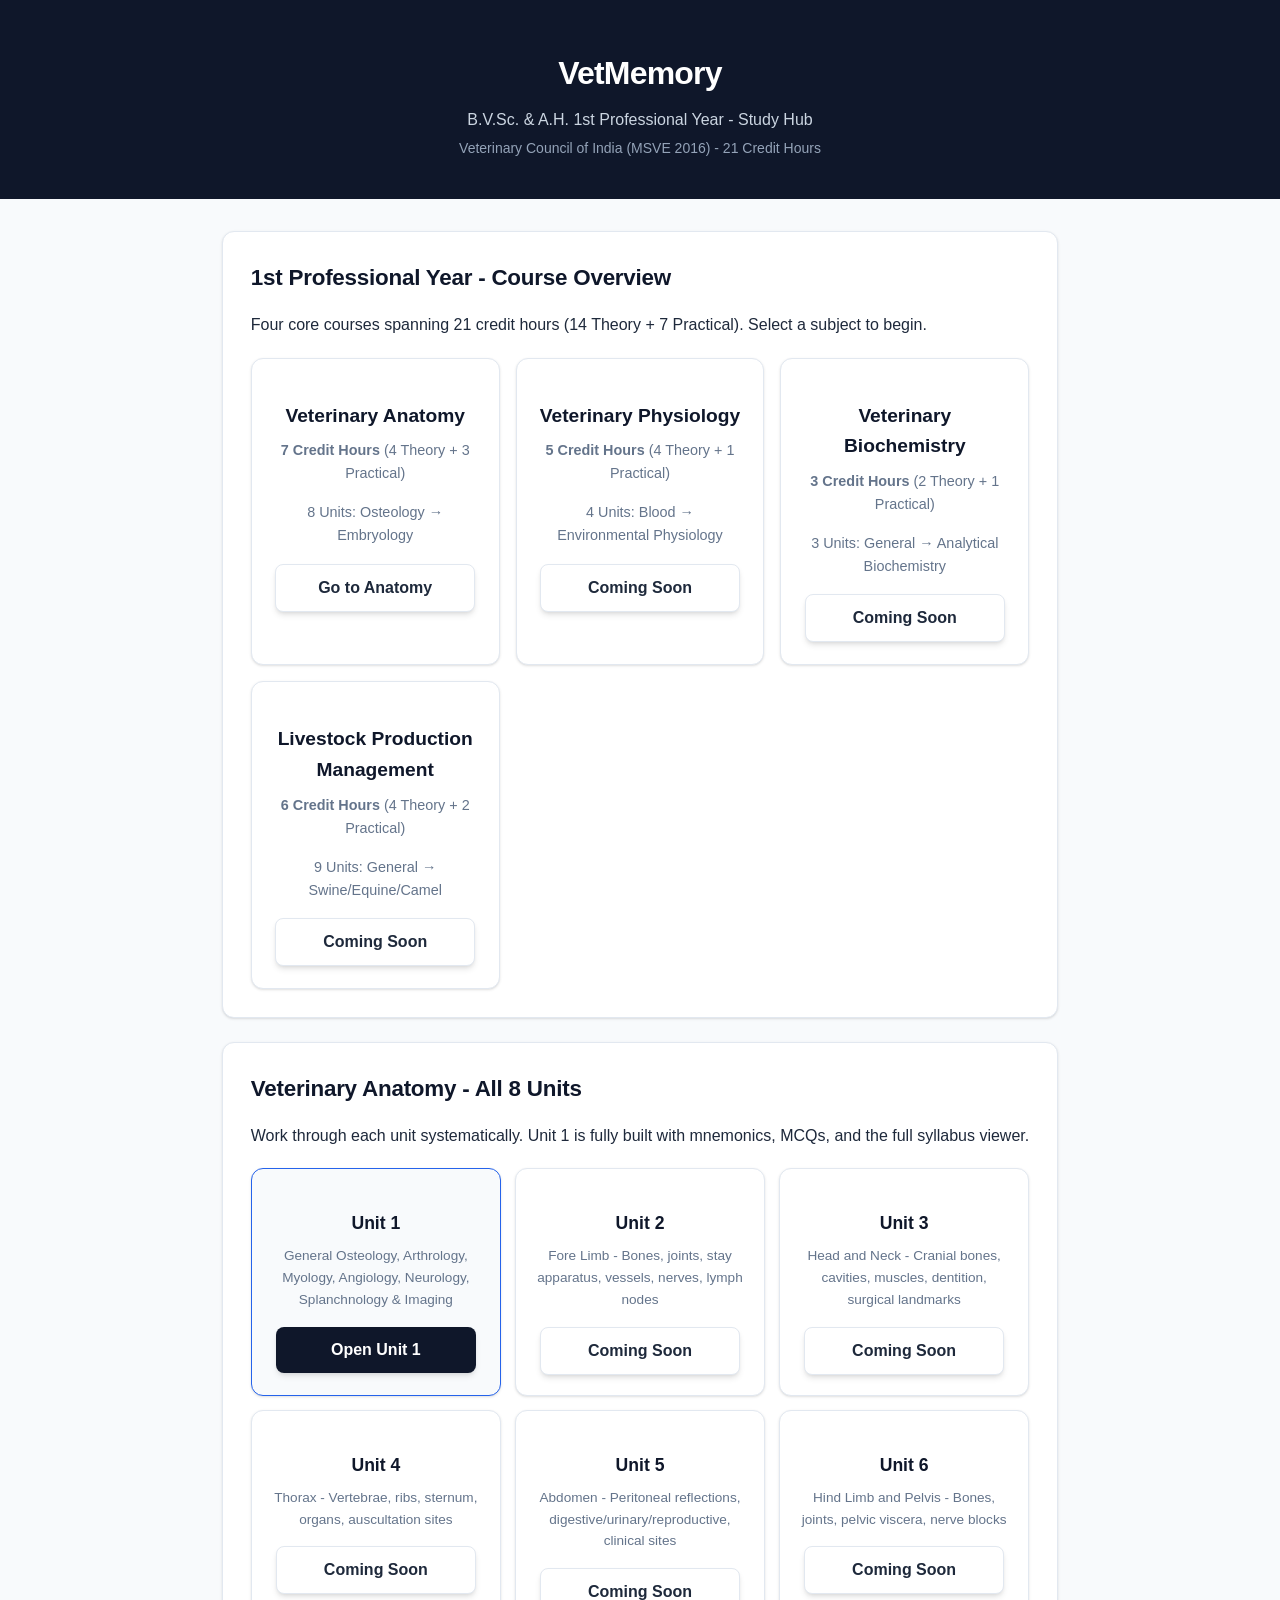
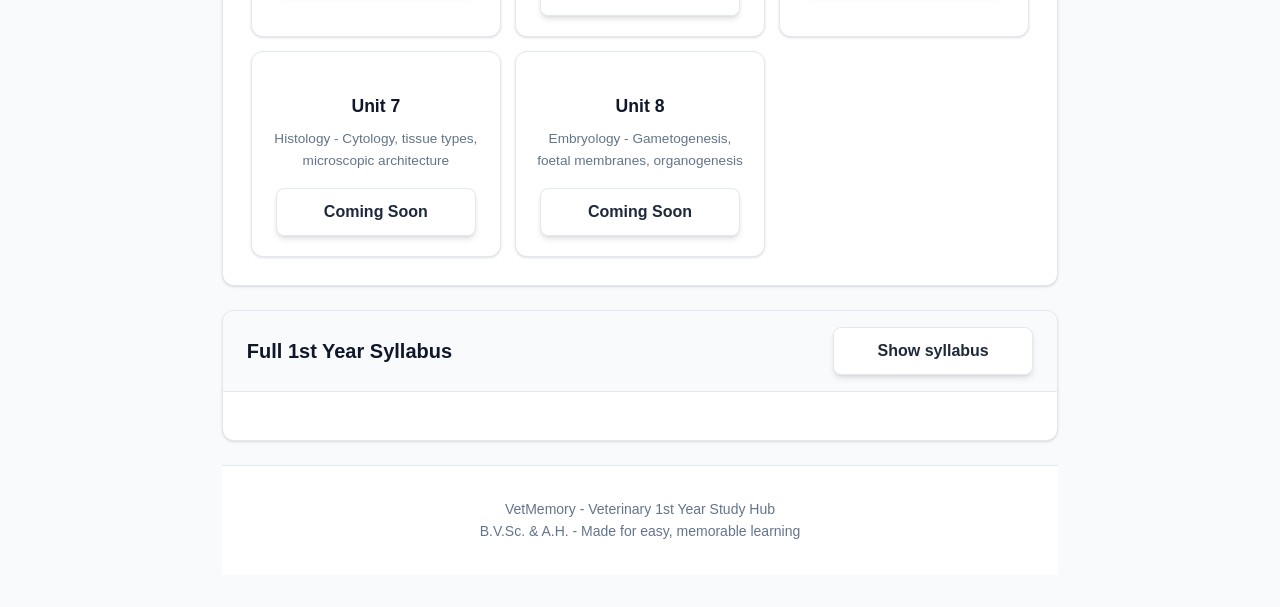
<file: veterinary/index.html>
<!DOCTYPE html>
<html lang="en">
<head>
<meta charset="UTF-8">
<meta name="viewport" content="width=device-width, initial-scale=1.0">
<title>VetMemory - Veterinary 1st Year Study Hub | B.V.Sc. & A.H.</title>
<meta name="description" content="VetMemory - Veterinary 1st Professional Year Study Hub. B.V.Sc. & A.H. (MSVE 2016) - Anatomy, Physiology, Biochemistry, LPM. Mnemonics, MCQs, and full syllabus viewer.">
<meta name="keywords" content="veterinary, BVSc, veterinary anatomy, veterinary physiology, veterinary biochemistry, livestock production management, veterinary mnemonics, veterinary MCQs, MSVE 2016">
<link rel="canonical" href="index.html">
<link rel="stylesheet" href="/veterinary/style.css">
</head>
<body>

<div class="app-shell">
  <header class="app-header">
    <h1>VetMemory</h1>
    <p>B.V.Sc. & A.H. 1st Professional Year - Study Hub</p>
    <p class="sub">Veterinary Council of India (MSVE 2016) - 21 Credit Hours</p>
  </header>

  <div class="container">
    <!-- Course Overview -->
    <div class="section-card">
      <h2>1st Professional Year - Course Overview</h2>
      <p>Four core courses spanning 21 credit hours (14 Theory + 7 Practical). Select a subject to begin.</p>

      <div class="course-grid">
        <div class="course-card">
          <h3>Veterinary Anatomy</h3>
          <p><strong>7 Credit Hours</strong> (4 Theory + 3 Practical)</p>
          <p>8 Units: Osteology → Embryology</p>
          <button class="test-btn secondary" onclick="location.href='/veterinary/unit1-anatomy.html'">Go to Anatomy</button>
        </div>
        <div class="course-card">
          <h3>Veterinary Physiology</h3>
          <p><strong>5 Credit Hours</strong> (4 Theory + 1 Practical)</p>
          <p>4 Units: Blood → Environmental Physiology</p>
          <button class="test-btn secondary">Coming Soon</button>
        </div>
        <div class="course-card">
          <h3>Veterinary Biochemistry</h3>
          <p><strong>3 Credit Hours</strong> (2 Theory + 1 Practical)</p>
          <p>3 Units: General → Analytical Biochemistry</p>
          <button class="test-btn secondary">Coming Soon</button>
        </div>
        <div class="course-card">
          <h3>Livestock Production Management</h3>
          <p><strong>6 Credit Hours</strong> (4 Theory + 2 Practical)</p>
          <p>9 Units: General → Swine/Equine/Camel</p>
          <button class="test-btn secondary">Coming Soon</button>
        </div>
      </div>
    </div>

    <!-- Anatomy Units -->
    <div class="section-card">
      <h2>Veterinary Anatomy - All 8 Units</h2>
      <p>Work through each unit systematically. Unit 1 is fully built with mnemonics, MCQs, and the full syllabus viewer.</p>

      <div class="units-grid">
        <div class="unit-card active">
          <h3>Unit 1</h3>
          <p>General Osteology, Arthrology, Myology, Angiology, Neurology, Splanchnology & Imaging</p>
          <button class="test-btn" onclick="location.href='/veterinary/unit1-anatomy.html'">Open Unit 1</button>
        </div>
        <div class="unit-card">
          <h3>Unit 2</h3>
          <p>Fore Limb - Bones, joints, stay apparatus, vessels, nerves, lymph nodes</p>
          <button class="test-btn secondary">Coming Soon</button>
        </div>
        <div class="unit-card">
          <h3>Unit 3</h3>
          <p>Head and Neck - Cranial bones, cavities, muscles, dentition, surgical landmarks</p>
          <button class="test-btn secondary">Coming Soon</button>
        </div>
        <div class="unit-card">
          <h3>Unit 4</h3>
          <p>Thorax - Vertebrae, ribs, sternum, organs, auscultation sites</p>
          <button class="test-btn secondary">Coming Soon</button>
        </div>
        <div class="unit-card">
          <h3>Unit 5</h3>
          <p>Abdomen - Peritoneal reflections, digestive/urinary/reproductive, clinical sites</p>
          <button class="test-btn secondary">Coming Soon</button>
        </div>
        <div class="unit-card">
          <h3>Unit 6</h3>
          <p>Hind Limb and Pelvis - Bones, joints, pelvic viscera, nerve blocks</p>
          <button class="test-btn secondary">Coming Soon</button>
        </div>
        <div class="unit-card">
          <h3>Unit 7</h3>
          <p>Histology - Cytology, tissue types, microscopic architecture</p>
          <button class="test-btn secondary">Coming Soon</button>
        </div>
        <div class="unit-card">
          <h3>Unit 8</h3>
          <p>Embryology - Gametogenesis, foetal membranes, organogenesis</p>
          <button class="test-btn secondary">Coming Soon</button>
        </div>
      </div>
    </div>

    <!-- Full Syllabus Viewer -->
    <div class="syllabus-card">
      <div class="syllabus-header">
        <h2>Full 1st Year Syllabus</h2>
        <button class="test-btn secondary" id="show-full-syllabus">Show syllabus</button>
      </div>
      <div id="full-syllabus-container" class="syllabus-content"></div>
    </div>

    <footer>
      <p>VetMemory - Veterinary 1st Year Study Hub</p>
      <p>B.V.Sc. & A.H. - Made for easy, memorable learning</p>
    </footer>
  </div>
</div>

<script>
  // Simple markdown renderer
  function renderMarkdown(text) {
    var lines = text.split('\n');
    var html = '';
    var inTable = false;
    var inList = false;
    var tableRows = [];

    for (var i = 0; i < lines.length; i++) {
      var line = lines[i].replace(/\r$/, ''); // strip Windows line ending

      // Table row
      if (line.trim().startsWith('|') && line.trim().endsWith('|')) {
        if (!inTable) {
          inTable = true;
          tableRows = [];
        }
        var cells = line.trim().slice(1, -1).split('|').map(function(c) { return c.trim(); });
        var isSeparator = cells.every(function(c) { return /^:?-+:?$/.test(c); });
        if (isSeparator) {
          continue; // skip separator row
        }
        var rowHtml = '<tr>' + cells.map(function(c) {
          return '<td>' + inlineMarkdown(c) + '</td>';
        }).join('') + '</tr>';
        tableRows.push(rowHtml);
        continue;
      }

      // Close table if we were in one
      if (inTable && !line.trim().startsWith('|')) {
        html += '<table>' + tableRows.join('') + '</table>';
        inTable = false;
        tableRows = [];
      }

      // Horizontal rule (only if not part of table)
      if (/^---+\s*$/.test(line.trim()) && !inTable) {
        html += '<hr>';
        continue;
      }

      // Headings
      var headingMatch = line.match(/^(#{1,6})\s+(.*)$/);
      if (headingMatch) {
        var level = headingMatch[1].length;
        var content = inlineMarkdown(headingMatch[2]);
        html += '<h' + level + '>' + content + '</h' + level + '>';
        continue;
      }

      // List items
      if (/^\*\s+/.test(line)) {
        if (!inList) {
          html += '<ul>';
          inList = true;
        }
        html += '<li>' + inlineMarkdown(line.replace(/^\*\s+/, '')) + '</li>';
        continue;
      }

      // Close list
      if (inList && !/^\*\s+/.test(line)) {
        html += '</ul>';
        inList = false;
      }

      // Blank line
      if (line.trim() === '') {
        html += '<br>';
        continue;
      }

      // Regular paragraph
      html += '<p>' + inlineMarkdown(line) + '</p>';
    }

    // Close any open table or list
    if (inTable) {
      html += '<table>' + tableRows.join('') + '</table>';
    }
    if (inList) {
      html += '</ul>';
    }

    return html;
  }

  function inlineMarkdown(text) {
    return text
      .replace(/\*\*(.*?)\*\*/g, '<strong>$1</strong>')
      .replace(/\*(.*?)\*/g, '<em>$1</em>');
  }

  document.getElementById('show-full-syllabus').addEventListener('click', function() {
    var container = document.getElementById('full-syllabus-container');
    var btn = this;
    if (container.innerHTML.trim() !== '') {
      container.innerHTML = '';
      btn.textContent = 'Show syllabus';
      return;
    }
    btn.textContent = 'Loading...';
    btn.disabled = true;
    fetch('1styear.md')
      .then(function(response) {
        if (!response.ok) throw new Error('File not found');
        return response.text();
      })
      .then(function(text) {
        container.innerHTML = renderMarkdown(text);
        btn.textContent = 'Hide syllabus';
        btn.disabled = false;
      })
      .catch(function(err) {
        container.innerHTML = '<div class="empty-state"><h3>Could not load syllabus</h3><p>Make sure 1styear.md is in the same folder.</p></div>';
        btn.textContent = 'Show syllabus';
        btn.disabled = false;
      });
  });
</script>

</body>
</html>
</file>
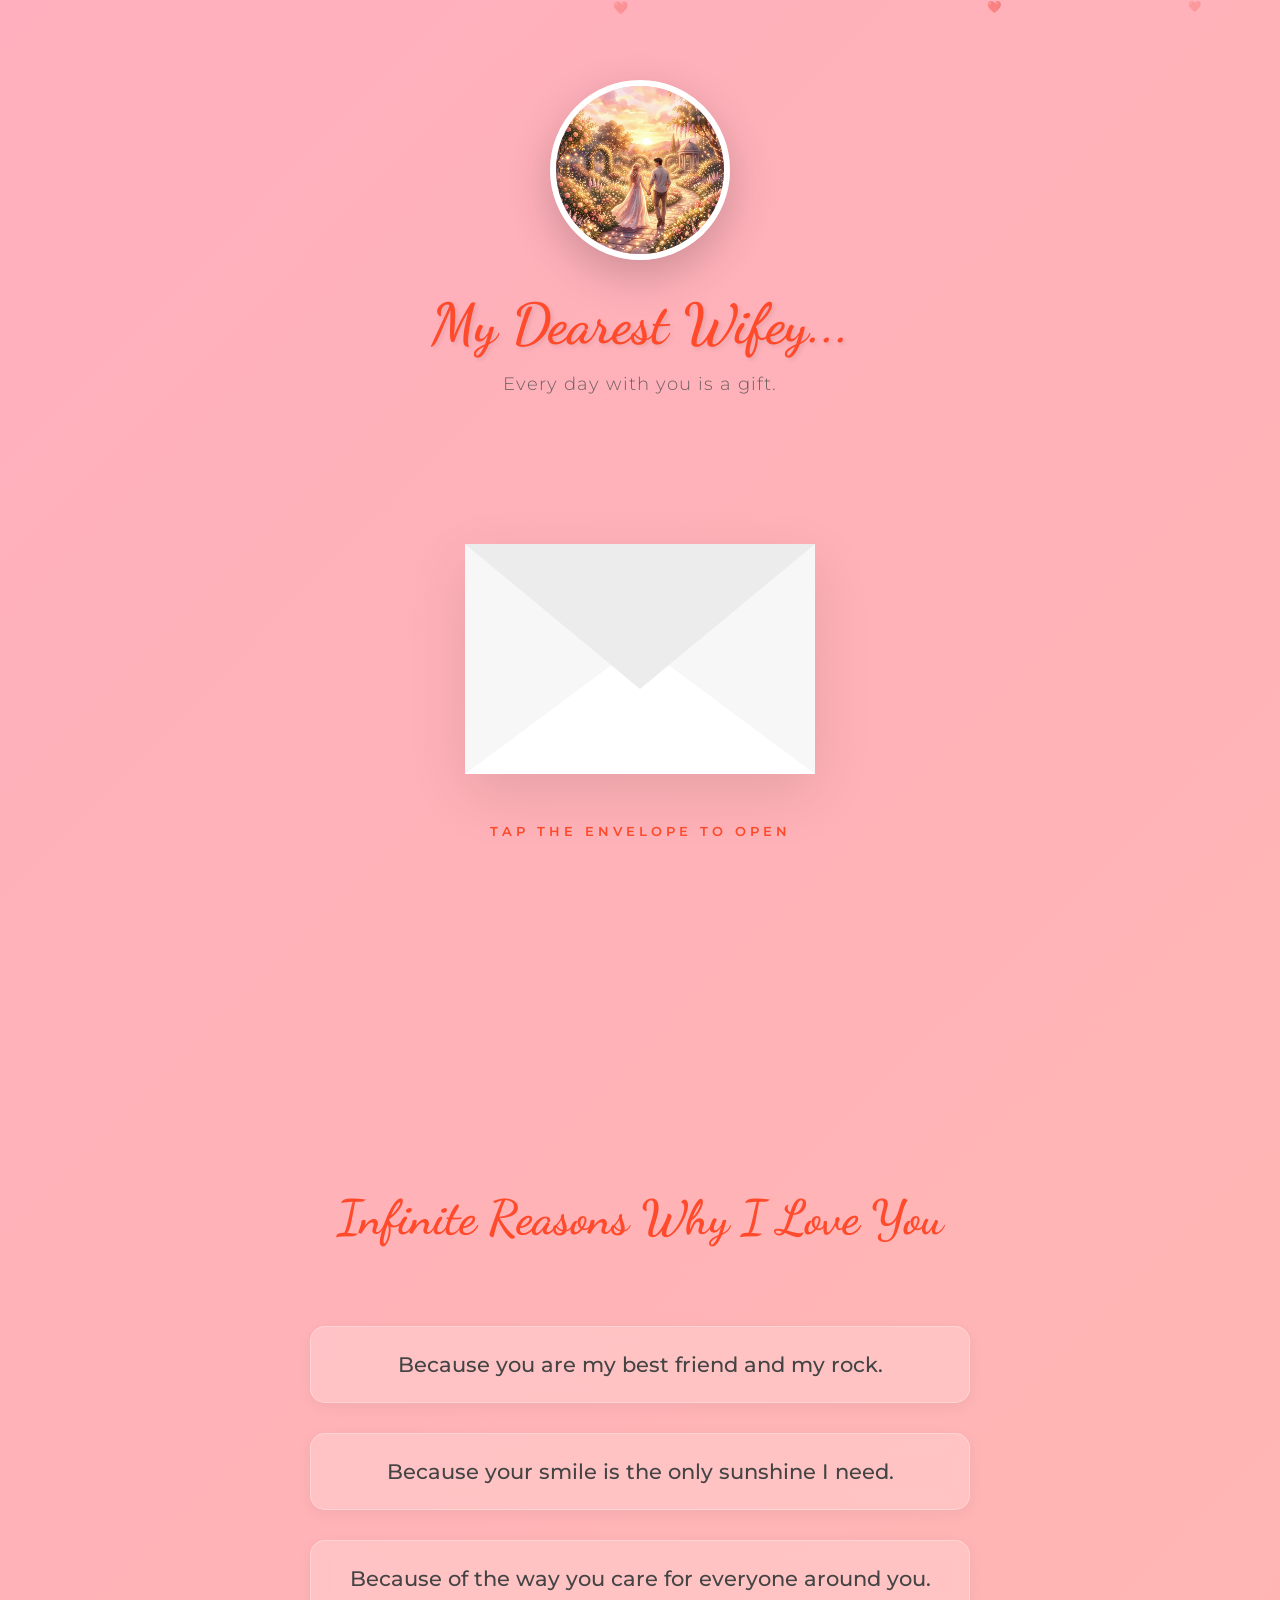
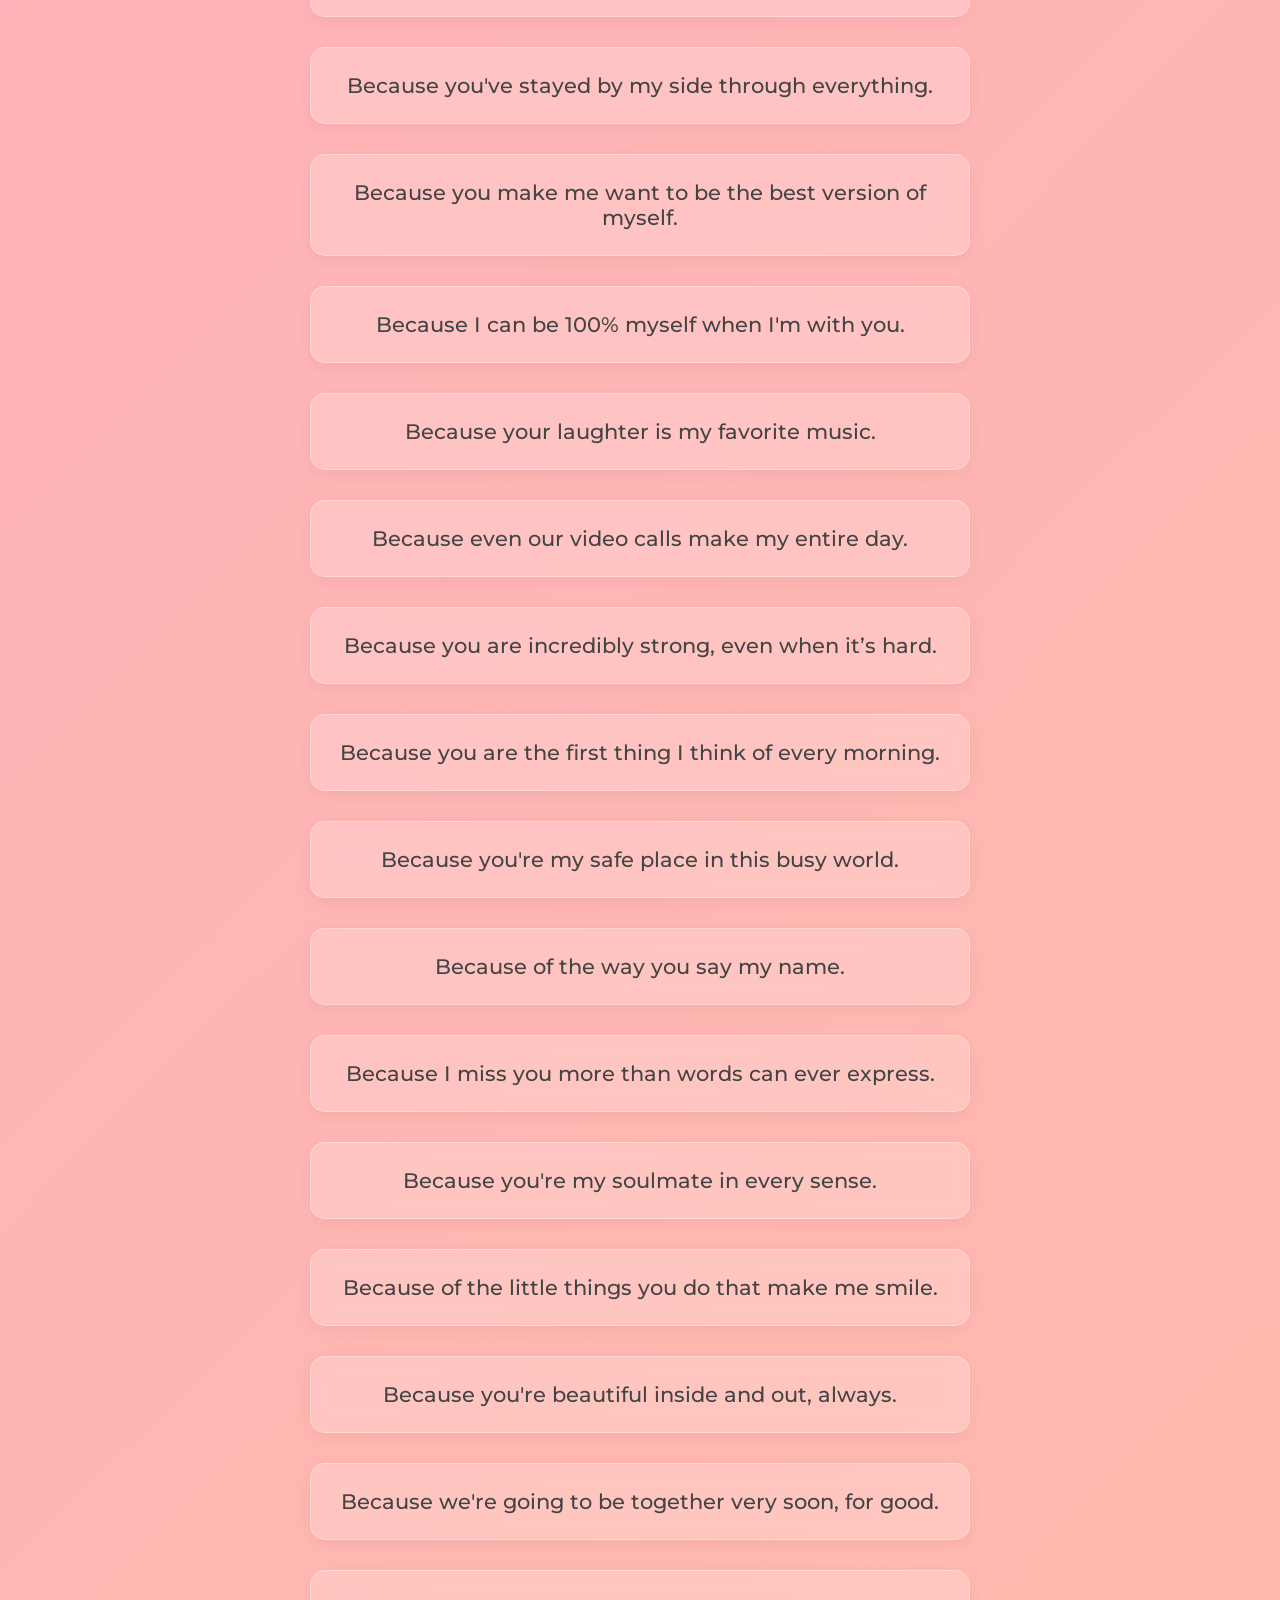
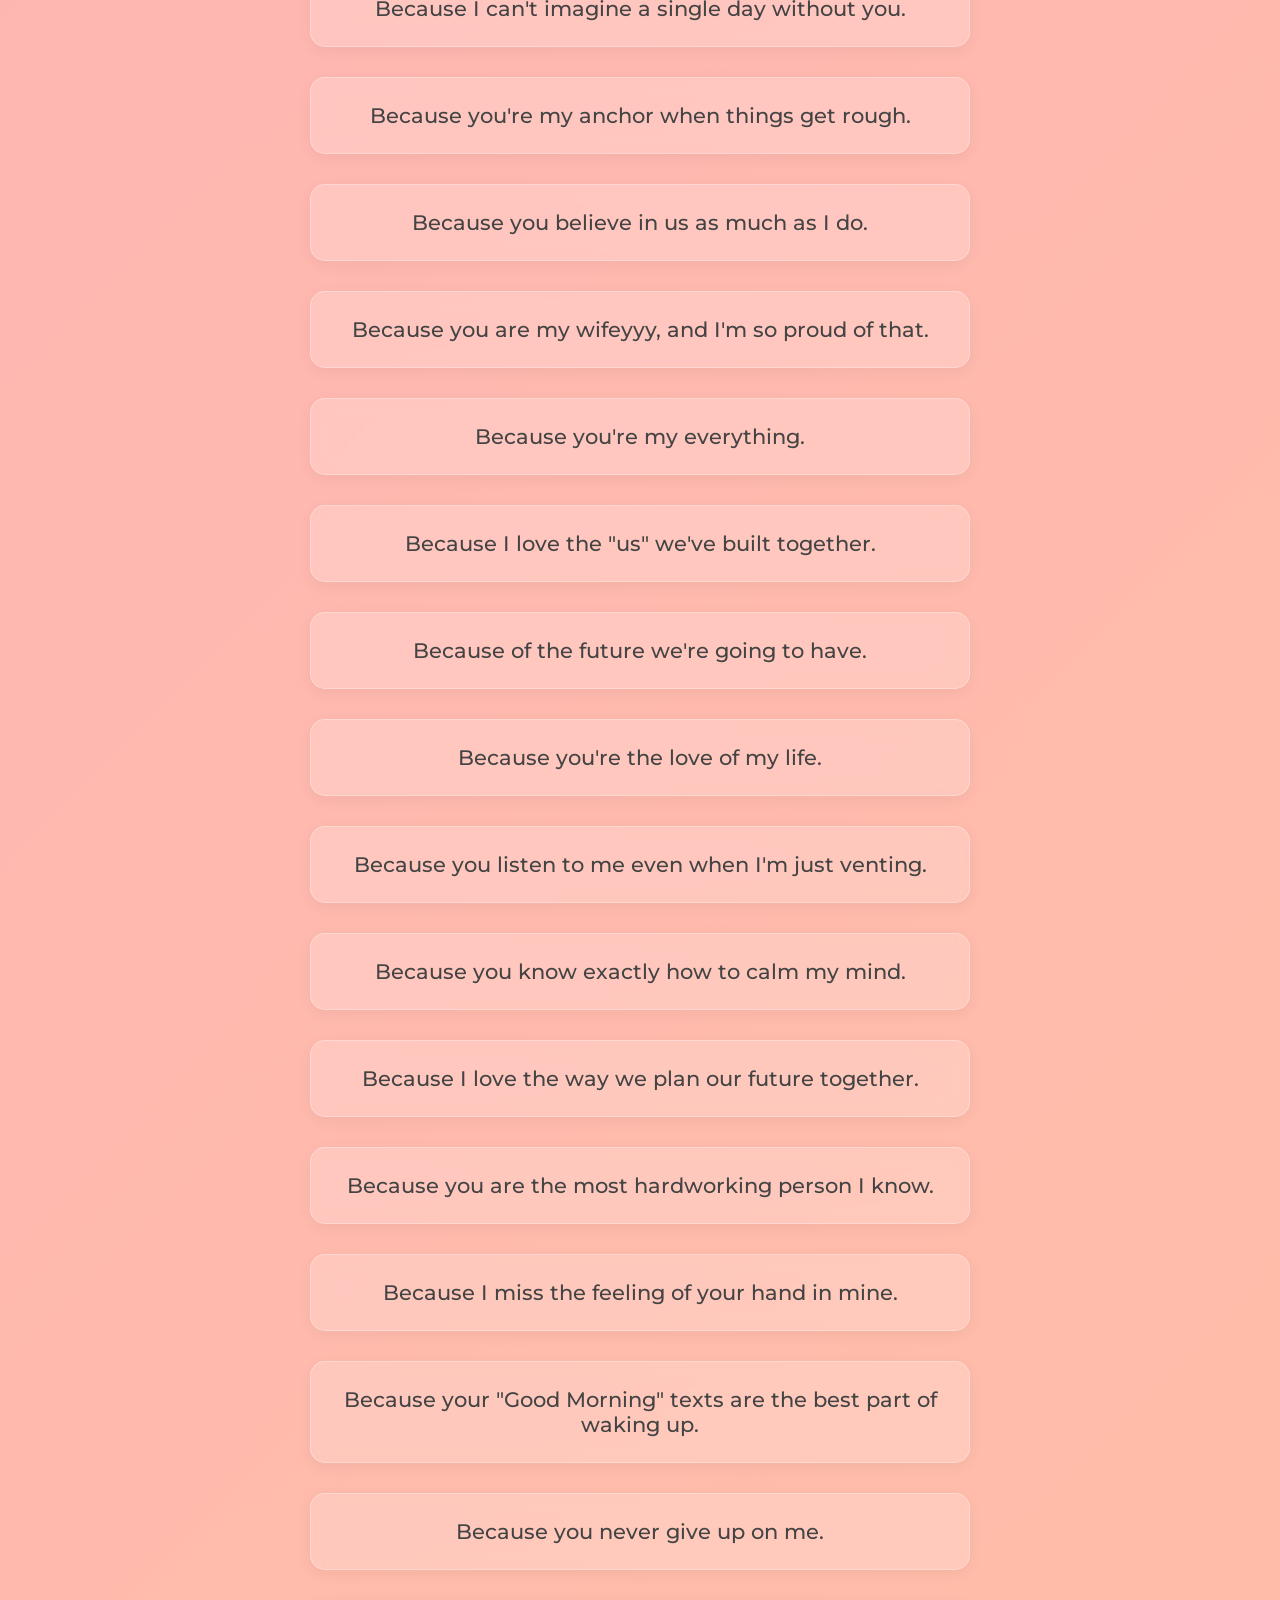
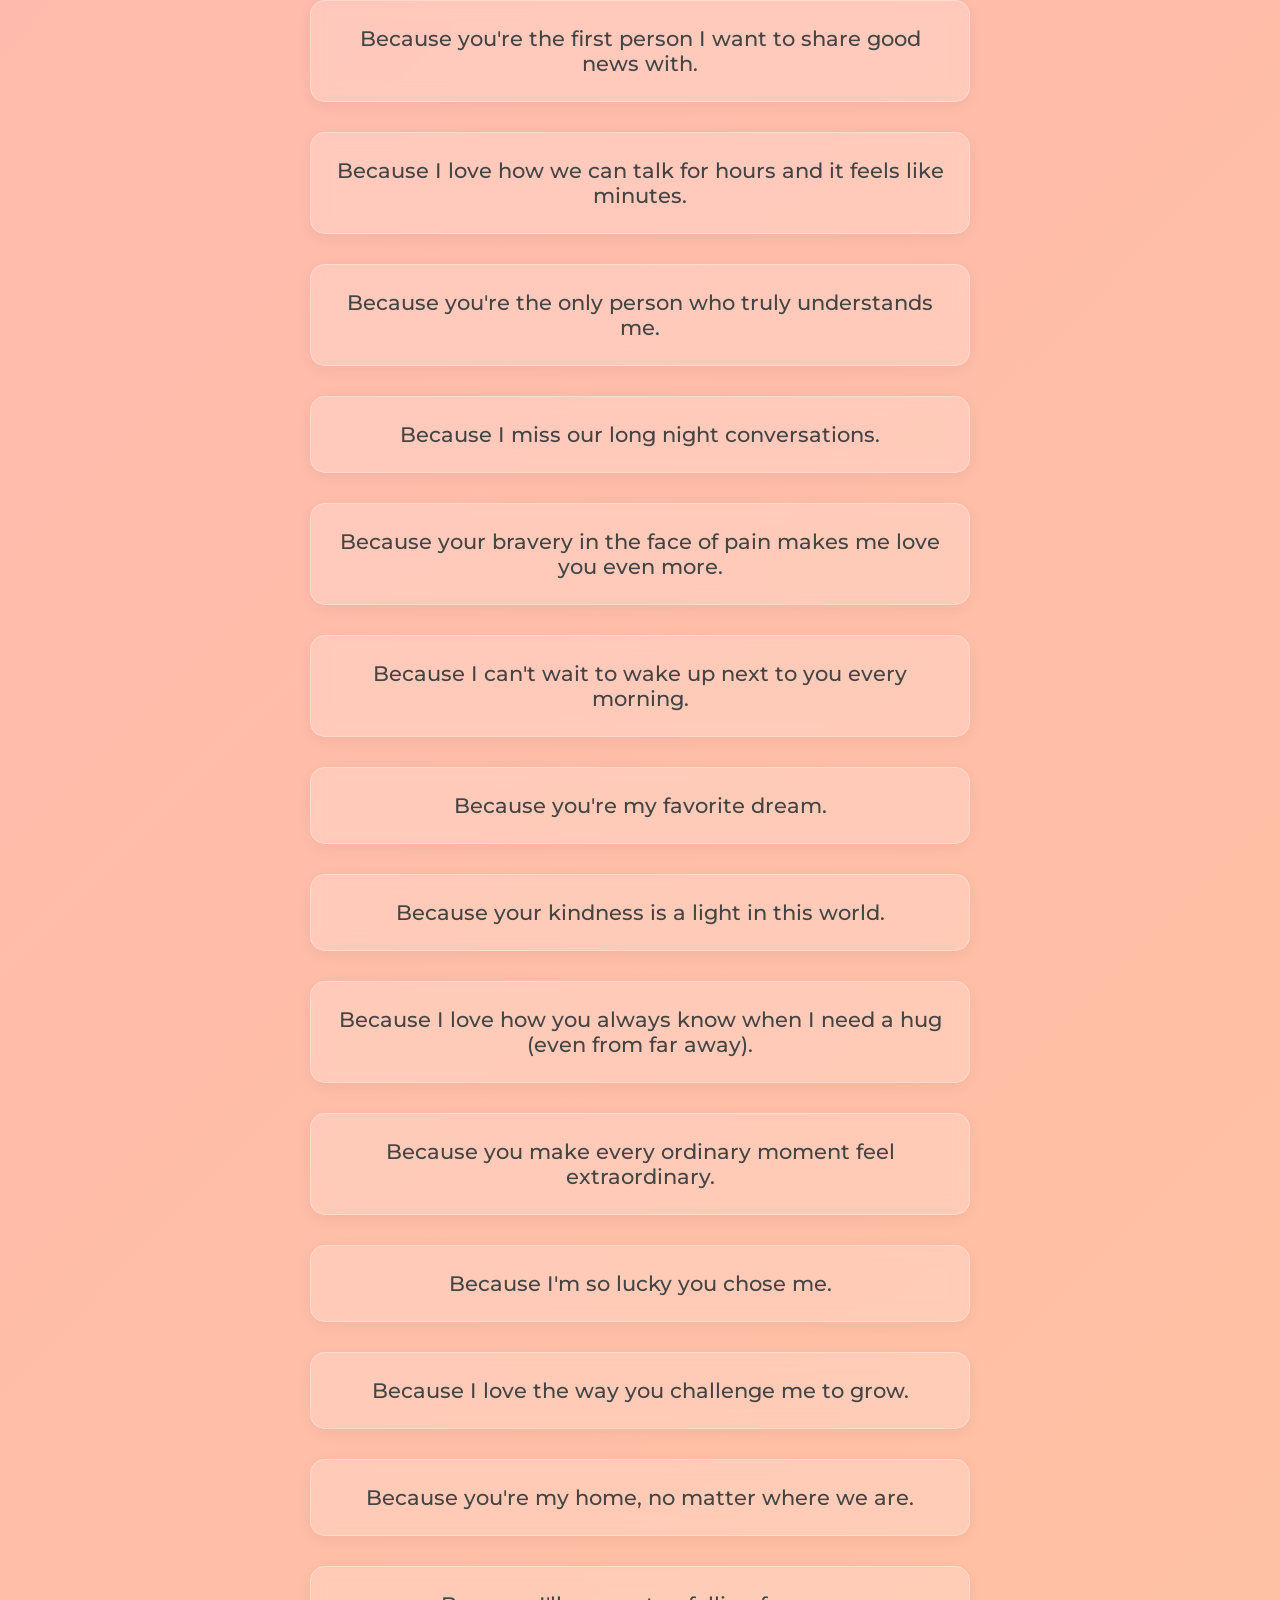
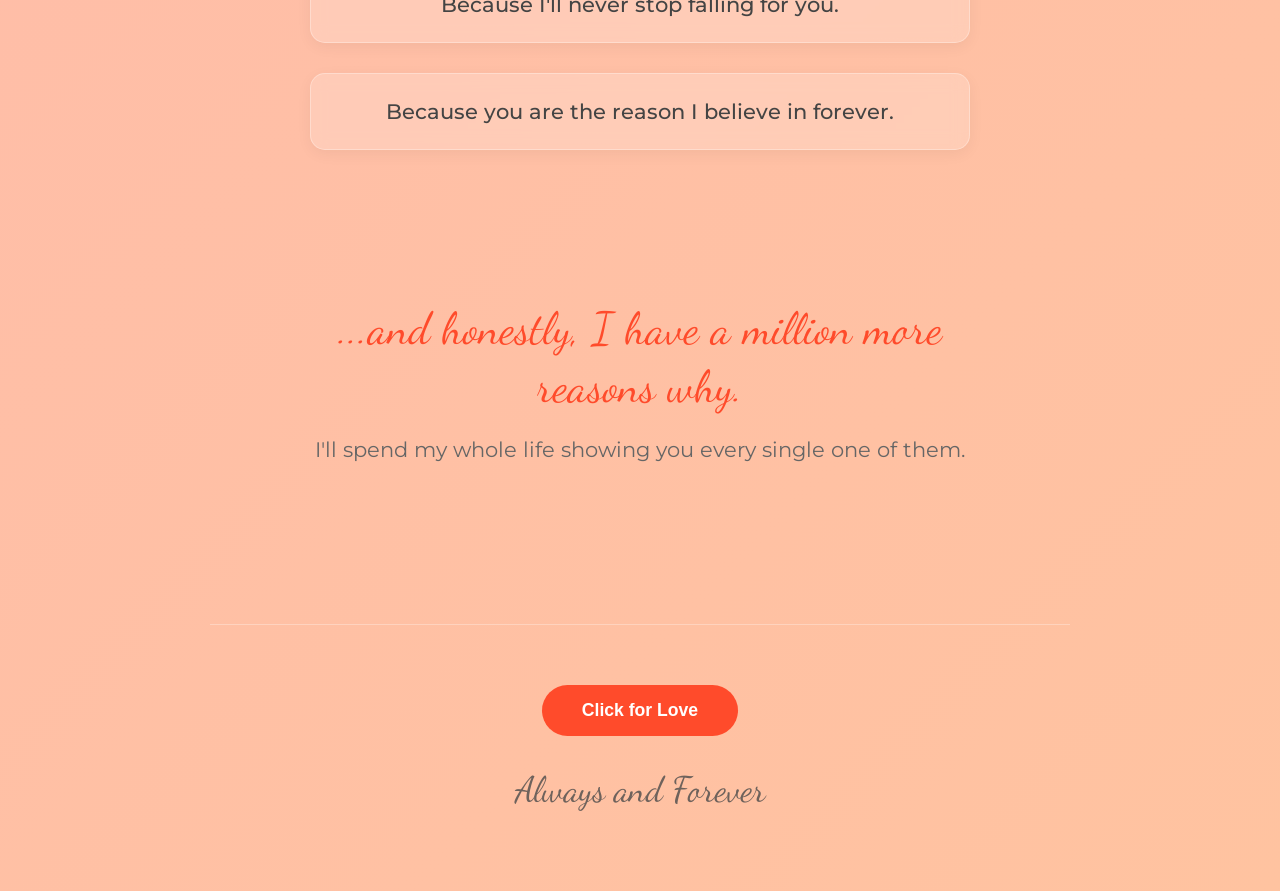
<file: wifey-surprise/index.html>
<!DOCTYPE html>
<html lang="en">

<head>
    <meta charset="UTF-8">
    <meta name="viewport" content="width=device-width, initial-scale=1.0">
    <title>To My Beautiful Wife ❤️</title>
    <link rel="stylesheet" href="/wifey-surprise/style.css">
    <link
        href="https://fonts.googleapis.com/css2?family=Dancing+Script:wght@700&family=Montserrat:wght@300;400;600&display=swap"
        rel="stylesheet">
</head>

<body>
    <div id="heart-container"></div>

    <main class="container">
        <header class="hero-section">
            <div class="image-wrapper">
                <img src="/wifey-surprise/hero.png" alt="Romantic Couple" class="hero-image">
                <div class="overlay"></div>
            </div>
            <h1 class="title">My Dearest Wifey...</h1>
            <p class="subtitle">Every day with you is a gift.</p>
        </header>

        <section class="letter-section">
            <div class="envelope-wrapper" id="envelope">
                <div class="envelope">
                    <div class="back"></div>
                    <div class="letter">
                        <div class="text">
                            <p><strong>My Beautiful Wifeyyy,</strong></p>
                            <br>
                            <p>Ik you are facing a lot of pain rn maybe and tai banalam eta. I want you to know je ami
                                tomar sathe thakbooooo sara jibon. You are my best friend, my rock, and my everything.
                            </p>
                            <p>Tomake smiling dekhle... it lights up my entire world, and your laughter is like music to
                                my ears. I miss video calling you so much. I miss you so much. I just want to hug you so
                                tight and never let you go. And we will be together veryyyyyy soon. For good.</p>
                            <br>
                            <p>Forever Yours, ❤️</p>
                        </div>
                    </div>
                    <div class="front"></div>
                    <div class="top"></div>
                </div>
                <div class="click-notice">Tap the envelope to open</div>
            </div>
        </section>

        <section class="reasons-section">
            <h2 class="section-title">Infinite Reasons Why I Love You</h2>
            <div class="reasons-list" id="reasonsList">
                <div class="reason-item">Because you are my best friend and my rock.</div>
                <div class="reason-item">Because your smile is the only sunshine I need.</div>
                <div class="reason-item">Because of the way you care for everyone around you.</div>
                <div class="reason-item">Because you've stayed by my side through everything.</div>
                <div class="reason-item">Because you make me want to be the best version of myself.</div>
                <div class="reason-item">Because I can be 100% myself when I'm with you.</div>
                <div class="reason-item">Because your laughter is my favorite music.</div>
                <div class="reason-item">Because even our video calls make my entire day.</div>
                <div class="reason-item">Because you are incredibly strong, even when it’s hard.</div>
                <div class="reason-item">Because you are the first thing I think of every morning.</div>
                <div class="reason-item">Because you're my safe place in this busy world.</div>
                <div class="reason-item">Because of the way you say my name.</div>
                <div class="reason-item">Because I miss you more than words can ever express.</div>
                <div class="reason-item">Because you're my soulmate in every sense.</div>
                <div class="reason-item">Because of the little things you do that make me smile.</div>
                <div class="reason-item">Because you're beautiful inside and out, always.</div>
                <div class="reason-item">Because we're going to be together very soon, for good.</div>
                <div class="reason-item">Because I can't imagine a single day without you.</div>
                <div class="reason-item">Because you're my anchor when things get rough.</div>
                <div class="reason-item">Because you believe in us as much as I do.</div>
                <div class="reason-item">Because you are my wifeyyy, and I'm so proud of that.</div>
                <div class="reason-item">Because you're my everything.</div>
                <div class="reason-item">Because I love the "us" we've built together.</div>
                <div class="reason-item">Because of the future we're going to have.</div>
                <div class="reason-item">Because you're the love of my life.</div>
                <div class="reason-item">Because you listen to me even when I'm just venting.</div>
                <div class="reason-item">Because you know exactly how to calm my mind.</div>
                <div class="reason-item">Because I love the way we plan our future together.</div>
                <div class="reason-item">Because you are the most hardworking person I know.</div>
                <div class="reason-item">Because I miss the feeling of your hand in mine.</div>
                <div class="reason-item">Because your "Good Morning" texts are the best part of waking up.</div>
                <div class="reason-item">Because you never give up on me.</div>
                <div class="reason-item">Because you're the first person I want to share good news with.</div>
                <div class="reason-item">Because I love how we can talk for hours and it feels like minutes.</div>
                <div class="reason-item">Because you're the only person who truly understands me.</div>
                <div class="reason-item">Because I miss our long night conversations.</div>
                <div class="reason-item">Because your bravery in the face of pain makes me love you even more.</div>
                <div class="reason-item">Because I can't wait to wake up next to you every morning.</div>
                <div class="reason-item">Because you're my favorite dream.</div>
                <div class="reason-item">Because your kindness is a light in this world.</div>
                <div class="reason-item">Because I love how you always know when I need a hug (even from far away).
                </div>
                <div class="reason-item">Because you make every ordinary moment feel extraordinary.</div>
                <div class="reason-item">Because I'm so lucky you chose me.</div>
                <div class="reason-item">Because I love the way you challenge me to grow.</div>
                <div class="reason-item">Because you're my home, no matter where we are.</div>
                <div class="reason-item">Because I'll never stop falling for you.</div>
                <div class="reason-item">Because you are the reason I believe in forever.</div>

                <div class="million-reasons">
                    ...and honestly, I have a million more reasons why.<br>
                    <span>I'll spend my whole life showing you every single one of them.</span>
                </div>
            </div>
        </section>

        <footer class="footer">
            <button class="love-button" id="loveBtn">Click for Love</button>
            <p class="footer-note">Always and Forever</p>
        </footer>
    </main>

    <script src="/wifey-surprise/script.js"></script>
</body>

</html>
</file>
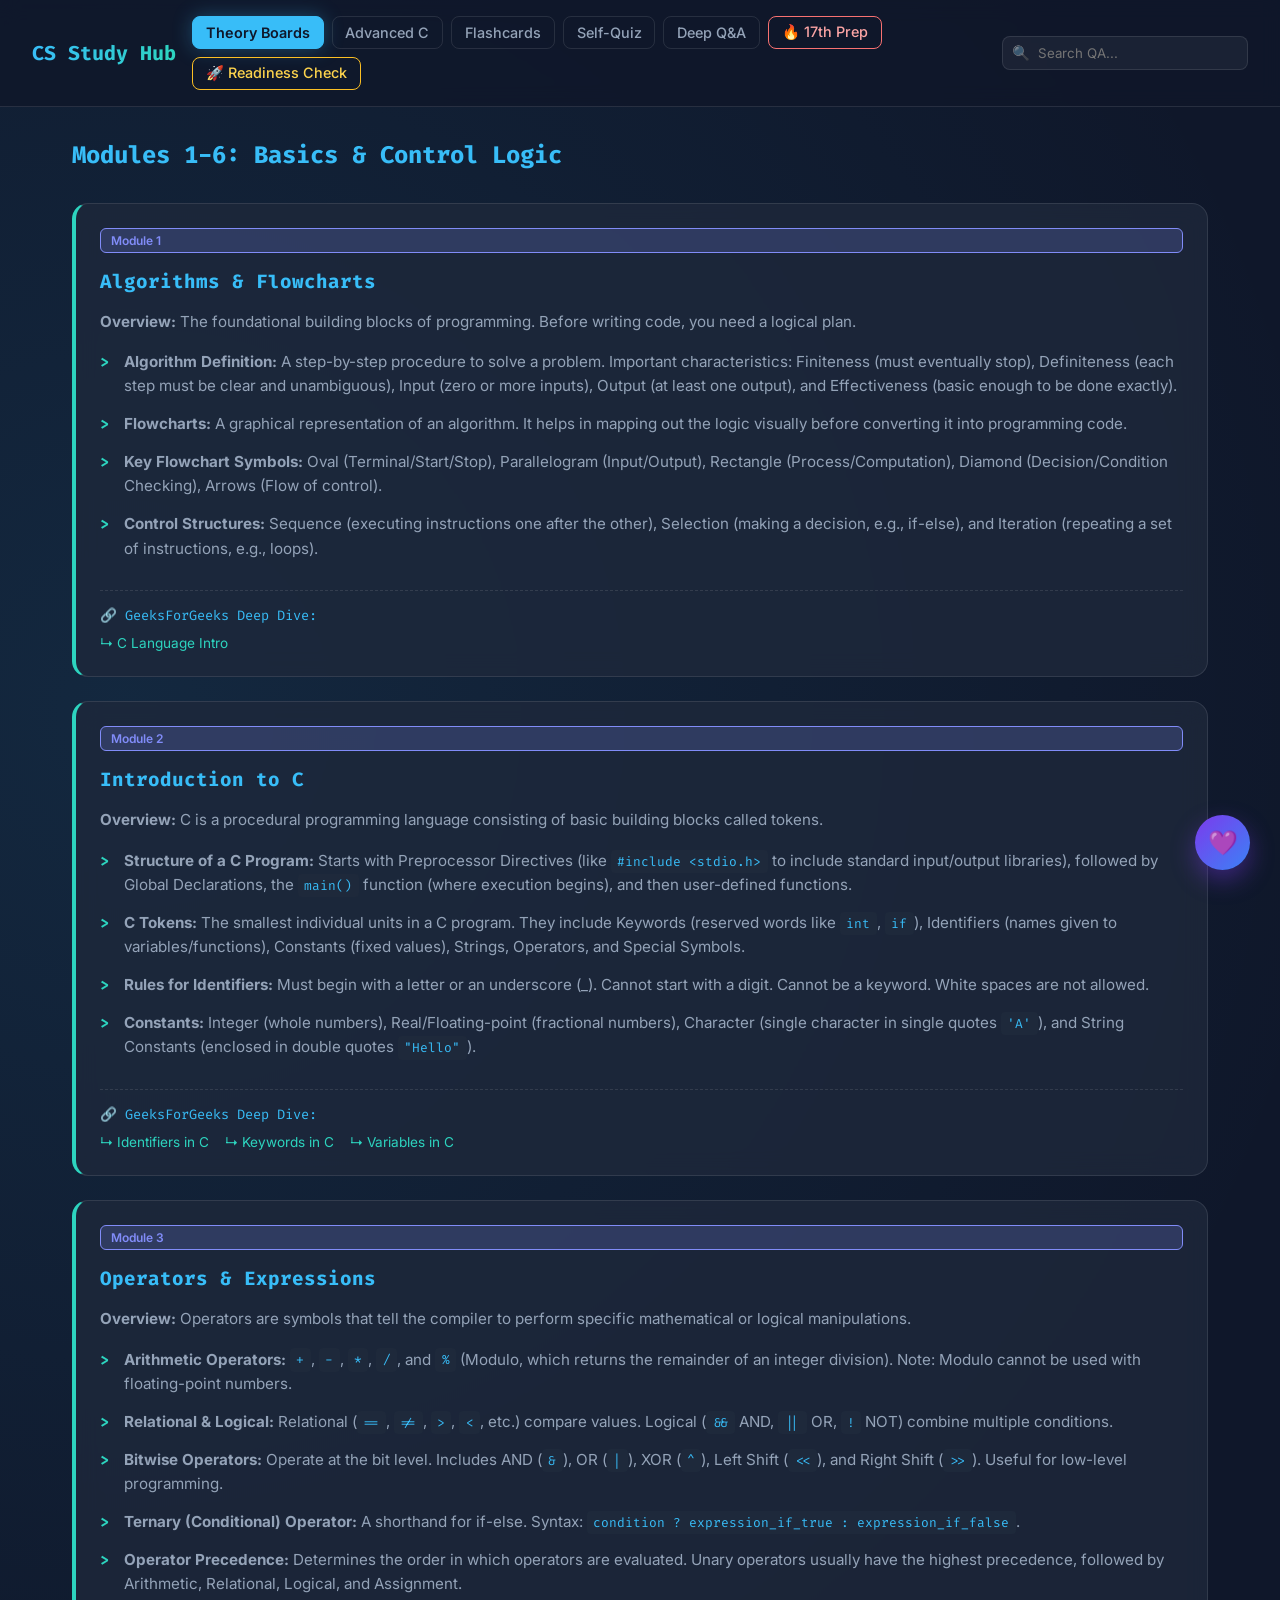
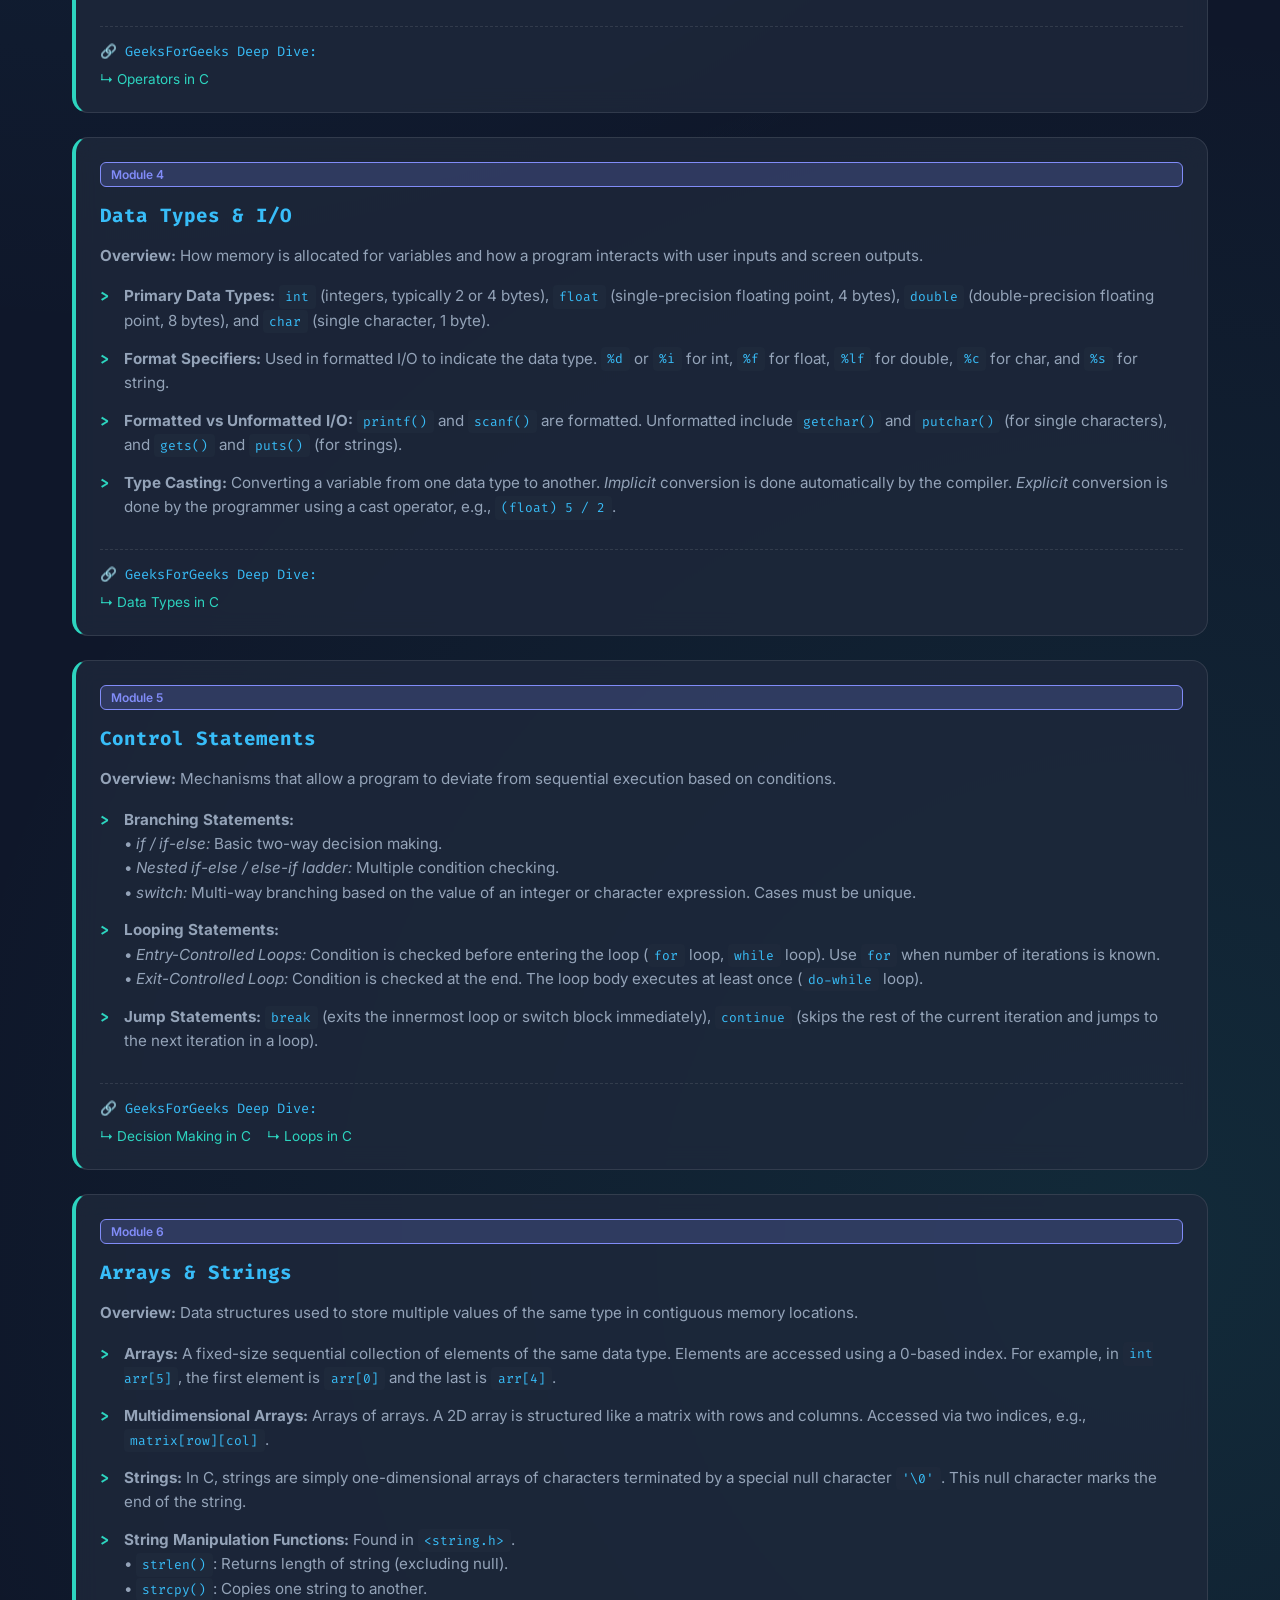
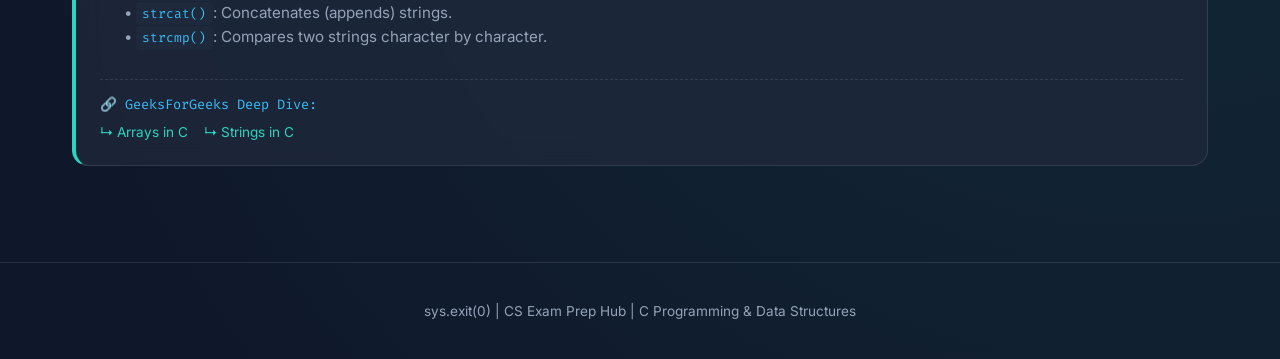
<file: cs_study_hub.html>
<!DOCTYPE html>
<html lang="en">

<head>
    <meta charset="UTF-8">
    <meta name="viewport" content="width=device-width, initial-scale=1.0">
    <title>CS & Programming Study Hub</title>
    <link
        href="https://fonts.googleapis.com/css2?family=Fira+Code:wght@400;500;600&family=Inter:wght@300;400;500;600;700&display=swap"
        rel="stylesheet">
    <style>
        :root {
            --bg: #0f172a;
            --card-bg: rgba(30, 41, 59, 0.8);
            --primary: #38bdf8;
            --primary-hover: #0ea5e9;
            --secondary: #2dd4bf;
            --info: #818cf8;
            --text: #f8fafc;
            --text-muted: #94a3b8;
            --border: rgba(255, 255, 255, 0.1);
            --glass: rgba(255, 255, 255, 0.05);
            --success: #34d399;
            --error: #f87171;
            --code-bg: #1e293b;
        }

        * {
            margin: 0;
            padding: 0;
            box-sizing: border-box;
            font-family: 'Inter', sans-serif;
        }

        body {
            background-color: var(--bg);
            background-image:
                radial-gradient(circle at 10% 20%, rgba(56, 189, 248, 0.1) 0%, transparent 40%),
                radial-gradient(circle at 90% 80%, rgba(45, 212, 191, 0.1) 0%, transparent 40%);
            color: var(--text);
            min-height: 100vh;
            display: flex;
            flex-direction: column;
            overflow-x: hidden;
        }

        /* --- Navigation --- */
        nav {
            padding: 1rem 2rem;
            display: flex;
            justify-content: space-between;
            align-items: center;
            backdrop-filter: blur(10px);
            border-bottom: 1px solid var(--border);
            position: sticky;
            top: 0;
            z-index: 100;
            background: rgba(15, 23, 42, 0.8);
            gap: 1rem;
        }

        .logo {
            font-weight: 700;
            font-size: 1.25rem;
            background: linear-gradient(to right, var(--primary), var(--secondary));
            -webkit-background-clip: text;
            background-clip: text;
            -webkit-text-fill-color: transparent;
            font-family: 'Fira Code', monospace;
            white-space: nowrap;
        }

        .nav-links {
            display: flex;
            gap: 0.5rem;
            flex-wrap: wrap;
        }

        .nav-btn {
            background: transparent;
            border: 1px solid var(--border);
            color: var(--text-muted);
            padding: 0.4rem 0.8rem;
            border-radius: 8px;
            cursor: pointer;
            transition: all 0.3s ease;
            font-weight: 500;
            font-size: 0.9rem;
        }

        .search-container {
            position: relative;
            min-width: 200px;
        }

        #global-search {
            padding: 0.5rem 1rem 0.5rem 2.2rem;
            border-radius: 8px;
            border: 1px solid var(--border);
            background: var(--glass);
            color: white;
            outline: none;
            width: 100%;
            transition: all 0.3s;
        }

        #global-search:focus {
            border-color: var(--primary);
            box-shadow: 0 0 10px rgba(56, 189, 248, 0.2);
        }

        .search-icon {
            position: absolute;
            left: 10px;
            top: 50%;
            transform: translateY(-50%);
            opacity: 0.5;
            font-size: 0.9rem;
        }

        .nav-btn.active {
            background: var(--primary);
            color: #0f172a;
            border-color: var(--primary);
            box-shadow: 0 0 20px rgba(56, 189, 248, 0.3);
            font-weight: 600;
        }

        /* Telegram Nudge Styles */
        .nudge-container {
            position: fixed;
            bottom: 30px;
            right: 30px;
            z-index: 1000;
            display: flex;
            flex-direction: column;
            align-items: flex-end;
        }

        .nudge-trigger {
            width: 55px;
            height: 55px;
            background: linear-gradient(135deg, #7c3aed, #3b82f6);
            border-radius: 50%;
            display: flex;
            align-items: center;
            justify-content: center;
            cursor: pointer;
            box-shadow: 0 10px 25px rgba(124, 58, 237, 0.4);
            transition: all 0.3s cubic-bezier(0.175, 0.885, 0.32, 1.275);
        }

        .nudge-trigger:hover {
            transform: scale(1.1) rotate(15deg);
        }

        .nudge-bubble {
            background: rgba(15, 23, 42, 0.95);
            backdrop-filter: blur(15px);
            border: 1px solid rgba(124, 58, 237, 0.3);
            border-radius: 20px;
            padding: 1.5rem;
            width: 280px;
            margin-bottom: 15px;
            box-shadow: 0 15px 35px rgba(0, 0, 0, 0.5);
            display: none;
            animation: slideUp 0.4s ease-out;
        }

        .nudge-bubble p {
            color: #f1f5f9;
            margin-bottom: 0.5rem;
            line-height: 1.4;
            font-size: 0.95rem;
        }

        .nudge-bubble textarea {
            width: 100%;
            background: rgba(255, 255, 255, 0.05);
            border: 1px solid rgba(255, 255, 255, 0.1);
            border-radius: 10px;
            color: white;
            padding: 10px;
            margin: 10px 0;
            resize: none;
            height: 80px;
            font-family: inherit;
            outline: none;
        }

        .nudge-bubble button {
            width: 100%;
            padding: 10px;
            background: #7c3aed;
            color: white;
            border: none;
            border-radius: 10px;
            cursor: pointer;
            font-weight: 600;
            transition: all 0.3s;
        }

        .nudge-bubble button:hover {
            background: #6d28d9;
        }

        @keyframes slideUp {
            from {
                opacity: 0;
                transform: translateY(20px);
            }

            to {
                opacity: 1;
                transform: translateY(0);
            }
        }

        /* --- Layout Container --- */
        main {
            flex: 1;
            max-width: 1200px;
            margin: 0 auto;
            width: 100%;
            padding: 2rem;
        }

        .view {
            display: none;
            animation: fadeIn 0.5s ease-out;
        }

        .view.active {
            display: block;
        }

        @keyframes fadeIn {
            from {
                opacity: 0;
                transform: translateY(10px);
            }

            to {
                opacity: 1;
                transform: translateY(0);
            }
        }

        /* --- Grid & Cards --- */
        .board-grid {
            display: grid;
            grid-template-columns: repeat(auto-fill, minmax(340px, 1fr));
            gap: 1.5rem;
        }

        .board-card {
            background: var(--card-bg);
            border: 1px solid var(--border);
            padding: 1.5rem;
            border-radius: 16px;
            backdrop-filter: blur(12px);
            transition: all 0.3s ease;
            display: flex;
            flex-direction: column;
        }

        .board-card:hover {
            transform: translateY(-5px);
            border-color: var(--primary);
            box-shadow: 0 10px 30px rgba(0, 0, 0, 0.3);
        }

        .board-card.highlight {
            border-left: 4px solid var(--secondary);
        }

        .board-card h3 {
            margin-bottom: 1rem;
            color: var(--primary);
            font-size: 1.2rem;
            display: flex;
            align-items: center;
            gap: 0.5rem;
            font-family: 'Fira Code', monospace;
        }

        .board-card ul {
            list-style: none;
            font-size: 0.95rem;
            color: var(--text-muted);
            line-height: 1.6;
        }

        .board-card li {
            margin-bottom: 0.85rem;
            padding-left: 1.5rem;
            position: relative;
        }

        .board-card li::before {
            content: '>';
            position: absolute;
            left: 0;
            color: var(--secondary);
            font-family: 'Fira Code', monospace;
            font-weight: bold;
        }

        code {
            font-family: 'Fira Code', monospace;
            background: var(--code-bg);
            padding: 0.2rem 0.4rem;
            border-radius: 4px;
            font-size: 0.85em;
            color: var(--primary);
        }

        /* --- Flashcard Styles --- */
        .flashcard-container {
            perspective: 1000px;
            max-width: 600px;
            margin: 3rem auto;
            height: 400px;
            cursor: pointer;
        }

        .flashcard {
            width: 100%;
            height: 100%;
            position: relative;
            transform-style: preserve-3d;
            transition: transform 0.6s cubic-bezier(0.4, 0, 0.2, 1);
        }

        .flashcard.flipped {
            transform: rotateY(180deg);
        }

        .card-face {
            position: absolute;
            width: 100%;
            height: 100%;
            backface-visibility: hidden;
            display: flex;
            flex-direction: column;
            padding: 3rem;
            border-radius: 28px;
            border: 1px solid var(--border);
            text-align: center;
            justify-content: center;
            box-shadow: 0 25px 50px rgba(0, 0, 0, 0.3);
        }

        .card-front {
            background: linear-gradient(135deg, #1e293b 0%, #0f172a 100%);
        }

        .card-back {
            background: linear-gradient(135deg, #0f172a 0%, #1e293b 100%);
            transform: rotateY(180deg);
            border-color: var(--primary);
        }

        .card-label {
            font-size: 0.75rem;
            text-transform: uppercase;
            letter-spacing: 0.15em;
            color: var(--secondary);
            margin-bottom: 1.5rem;
            font-weight: 700;
        }

        .card-text {
            font-size: 1.4rem;
            font-weight: 500;
            line-height: 1.5;
            color: white;
            font-family: 'Fira Code', monospace;
        }

        .flashcard-controls {
            display: flex;
            justify-content: center;
            align-items: center;
            gap: 2.5rem;
            margin-top: 1rem;
        }

        /* --- Quiz Styles --- */
        .quiz-container {
            max-width: 800px;
            margin: 0 auto;
            background: var(--card-bg);
            padding: 3rem;
            border-radius: 28px;
            border: 1px solid var(--border);
        }

        .quiz-progress {
            width: 100%;
            height: 8px;
            background: var(--border);
            border-radius: 4px;
            margin-bottom: 2.5rem;
            overflow: hidden;
        }

        .progress-bar {
            height: 100%;
            background: var(--primary);
            width: 0%;
            transition: width 0.4s cubic-bezier(0.4, 0, 0.2, 1);
        }

        .question-text {
            font-size: 1.35rem;
            margin-bottom: 2.5rem;
            font-weight: 600;
            line-height: 1.4;
            font-family: 'Fira Code', monospace;
        }

        .options-grid {
            display: grid;
            gap: 1rem;
        }

        .option-btn {
            background: var(--glass);
            border: 1px solid var(--border);
            padding: 1.25rem 1.5rem;
            border-radius: 14px;
            text-align: left;
            cursor: pointer;
            transition: all 0.2s;
            color: var(--text);
            font-size: 1.05rem;
            display: flex;
            align-items: center;
            gap: 1rem;
        }

        .option-btn:hover:not(.disabled) {
            border-color: var(--primary);
            background: rgba(56, 189, 248, 0.1);
        }

        .option-btn.correct {
            border-color: var(--success);
            background: rgba(52, 211, 153, 0.15);
            color: #6ee7b7;
            font-weight: 600;
        }

        .option-btn.wrong {
            border-color: var(--error);
            background: rgba(248, 113, 113, 0.15);
            color: #fca5a5;
        }

        /* --- Footer --- */
        footer {
            padding: 2.5rem;
            text-align: center;
            font-size: 0.85rem;
            color: var(--text-muted);
            border-top: 1px solid var(--border);
            margin-top: 4rem;
            font-family: 'Fira Code', monospace;
        }

        .info-pill {
            background: rgba(129, 140, 248, 0.2);
            color: var(--info);
            padding: 4px 10px;
            border-radius: 6px;
            font-size: 0.75rem;
            font-weight: 600;
            display: inline-block;
            margin-bottom: 1rem;
            border: 1px solid var(--info);
        }

        @media (max-width: 768px) {
            nav {
                flex-direction: column;
                gap: 1rem;
            }

            .nav-links {
                flex-wrap: wrap;
                justify-content: center;
            }

            .board-grid {
                grid-template-columns: 1fr;
            }

            main {
                padding: 1rem;
            }

            .flashcard-container {
                height: 350px;
                padding: 0.5rem;
            }

            .card-face {
                padding: 1.5rem;
            }

            .flashcard-controls {
                flex-direction: column;
                gap: 1rem;
            }

            .quiz-container {
                padding: 1.5rem;
            }

            .option-btn {
                padding: 1rem;
                font-size: 0.95rem;
            }

            .question-text {
                font-size: 1.15rem;
            }
        }

        /* --- Deep QA Styles --- */
        .qa-card {
            background: var(--code-bg);
            border: 1px solid var(--border);
            border-radius: 12px;
            padding: 2rem;
            margin-bottom: 2rem;
            animation: fadeIn 0.4s ease-out;
            box-shadow: 0 4px 6px rgba(0, 0, 0, 0.1);
        }

        .qa-question {
            font-size: 1.25rem;
            color: var(--secondary);
            margin-bottom: 1.2rem;
            font-family: 'Fira Code', monospace;
            font-weight: 600;
            line-height: 1.4;
            border-bottom: 1px solid var(--border);
            padding-bottom: 1rem;
        }

        .qa-answer {
            color: var(--text-muted);
            line-height: 1.8;
            font-size: 1rem;
        }

        .qa-answer h4 {
            color: var(--text);
            margin-top: 1.5rem;
            margin-bottom: 0.8rem;
            font-family: 'Fira Code', monospace;
            font-size: 1.1rem;
        }

        .qa-answer pre {
            background: #0f172a;
            padding: 1.5rem;
            border-radius: 8px;
            overflow-x: auto;
            margin: 1.2rem 0;
            border: 1px solid var(--border);
        }

        .qa-answer code {
            color: var(--primary);
            font-size: 0.9em;
            background: transparent;
            padding: 0;
        }

        .qa-answer p {
            margin-bottom: 1rem;
        }

        .qa-answer ul,
        .qa-answer ol {
            margin-bottom: 1rem;
            padding-left: 1.5rem;
        }

        .qa-answer li {
            margin-bottom: 0.5rem;
        }

        .copy-btn {
            background: var(--code-bg);
            border: 1px solid var(--secondary);
            color: var(--secondary);
            padding: 0.5rem 1rem;
            border-radius: 6px;
            font-family: 'Fira Code', monospace;
            font-size: 0.85rem;
            cursor: pointer;
            transition: all 0.2s;
            margin-top: 0.5rem;
            display: inline-block;
        }

        .copy-btn:hover {
            background: var(--secondary);
            color: #000;
            box-shadow: 0 0 15px rgba(0, 255, 136, 0.3);
        }

        /* --- Suggestions View Styles --- */
        .suggestion-header {
            text-align: center;
            margin-bottom: 3rem;
            padding: 2rem;
            background: linear-gradient(135deg, rgba(248, 113, 113, 0.1) 0%, rgba(129, 140, 248, 0.1) 100%);
            border-radius: 24px;
            border: 1px solid rgba(248, 113, 113, 0.2);
        }

        .suggestion-header h2 {
            font-size: 2.5rem;
            margin-bottom: 0.5rem;
            background: linear-gradient(to right, #f87171, #818cf8);
            -webkit-background-clip: text;
            background-clip: text;
            -webkit-text-fill-color: transparent;
        }

        .survival-grid {
            display: grid;
            grid-template-columns: repeat(auto-fit, minmax(250px, 1fr));
            gap: 1rem;
            margin-bottom: 3rem;
        }

        .survival-card {
            background: rgba(248, 113, 113, 0.1);
            border: 1px solid rgba(248, 113, 113, 0.3);
            padding: 1.5rem;
            border-radius: 16px;
            text-align: center;
            transition: all 0.3s;
            position: relative;
            overflow: hidden;
        }

        .survival-card:hover {
            transform: scale(1.05);
            background: rgba(248, 113, 113, 0.2);
            box-shadow: 0 0 20px rgba(248, 113, 113, 0.3);
        }

        .survival-card h4 {
            color: #fca5a5;
            margin-bottom: 0.5rem;
            font-size: 1.1rem;
        }

        .unit-section {
            margin-bottom: 4rem;
        }

        .unit-title {
            font-size: 1.5rem;
            color: var(--primary);
            margin-bottom: 1.5rem;
            display: flex;
            align-items: center;
            gap: 10px;
            border-bottom: 2px solid var(--border);
            padding-bottom: 0.5rem;
        }

        .prob-grid {
            display: grid;
            grid-template-columns: repeat(auto-fill, minmax(300px, 1fr));
            gap: 1.5rem;
        }

        .prob-card {
            background: var(--card-bg);
            border: 1px solid var(--border);
            padding: 1.5rem;
            border-radius: 16px;
            border-left: 4px solid var(--primary);
        }

        .prob-card.high {
            border-left-color: #f87171;
            background: rgba(248, 113, 113, 0.05);
        }

        .tag {
            display: inline-block;
            padding: 2px 8px;
            border-radius: 4px;
            font-size: 0.7rem;
            font-weight: 700;
            text-transform: uppercase;
            margin-bottom: 0.5rem;
        }

        .tag-theory {
            background: rgba(56, 189, 248, 0.2);
            color: var(--primary);
        }

        .tag-code {
            background: rgba(45, 212, 191, 0.2);
            color: var(--secondary);
        }

        .tag-critical {
            background: rgba(248, 113, 113, 0.2);
            color: #f87171;
        }

        .pulse {
            animation: pulse-animation 2s infinite;
        }

        @keyframes pulse-animation {
            0% {
                box-shadow: 0 0 0 0px rgba(248, 113, 113, 0.4);
            }

            100% {
                box-shadow: 0 0 0 15px rgba(248, 113, 113, 0);
            }
        }
    </style>
</head>

<body>

    <nav>
        <div class="logo">CS Study Hub</div>
        <div class="nav-links">
            <button class="nav-btn active" onclick="showView('boards')">Theory Boards</button>
            <button class="nav-btn" onclick="showView('advanced')">Advanced C</button>
            <button class="nav-btn" onclick="showView('flashcards')">Flashcards</button>
            <button class="nav-btn" onclick="showView('quiz')">Self-Quiz</button>
            <button class="nav-btn" onclick="showView('laq')">Deep Q&A</button>
            <button class="nav-btn" style="border-color: #f87171; color: #fca5a5;" onclick="showView('suggestions')">🔥
                17th Prep</button>
            <button class="nav-btn" style="border-color: #fbbf24; color: #fcd34d;" onclick="showView('readiness')">🚀
                Readiness Check</button>
        </div>
        <div class="search-container">
            <span class="search-icon">🔍</span>
            <input type="text" id="global-search" placeholder="Search QA..." oninput="handleSearch(this.value)">
        </div>
    </nav>

    <main>
        <!-- Basics View -->
        <div id="view-boards" class="view active">
            <h2 style="margin-bottom: 2rem; font-family: 'Fira Code', monospace; color: var(--primary);">Modules 1-6:
                Basics & Control Logic</h2>
            <div class="board-grid" style="grid-template-columns: 1fr;">
                <div class="board-card highlight">
                    <span class="info-pill">Module 1</span>
                    <h3>Algorithms & Flowcharts</h3>
                    <p style="color: var(--text-muted); font-size: 0.95rem; margin-bottom: 1rem; line-height: 1.6;">
                        <strong>Overview:</strong> The foundational building blocks of programming. Before writing code,
                        you need a logical plan.
                    </p>
                    <ul>
                        <li><strong>Algorithm Definition:</strong> A step-by-step procedure to solve a problem.
                            Important characteristics: Finiteness (must eventually stop), Definiteness (each step must
                            be clear and unambiguous), Input (zero or more inputs), Output (at least one output), and
                            Effectiveness (basic enough to be done exactly).</li>
                        <li><strong>Flowcharts:</strong> A graphical representation of an algorithm. It helps in mapping
                            out the logic visually before converting it into programming code.</li>
                        <li><strong>Key Flowchart Symbols:</strong> Oval (Terminal/Start/Stop), Parallelogram
                            (Input/Output), Rectangle (Process/Computation), Diamond (Decision/Condition Checking),
                            Arrows (Flow of control).</li>
                        <li><strong>Control Structures:</strong> Sequence (executing instructions one after the other),
                            Selection (making a decision, e.g., if-else), and Iteration (repeating a set of
                            instructions, e.g., loops).</li>
                    </ul>
                    <div style="margin-top: 1rem; padding-top: 1rem; border-top: 1px dashed var(--border);">
                        <p
                            style="font-size: 0.85rem; color: var(--primary); font-family: 'Fira Code', monospace; margin-bottom: 0.5rem;">
                            🔗 GeeksForGeeks Deep Dive:</p>
                        <a href="https://www.geeksforgeeks.org/c/c-language-introduction/" target="_blank"
                            style="color: var(--secondary); text-decoration: none; font-size: 0.85rem; display: inline-block; margin-right: 1rem;">&#8627;
                            C Language Intro</a>
                    </div>
                </div>
                <div class="board-card highlight">
                    <span class="info-pill">Module 2</span>
                    <h3>Introduction to C</h3>
                    <p style="color: var(--text-muted); font-size: 0.95rem; margin-bottom: 1rem; line-height: 1.6;">
                        <strong>Overview:</strong> C is a procedural programming language consisting of basic building
                        blocks called tokens.
                    </p>
                    <ul>
                        <li><strong>Structure of a C Program:</strong> Starts with Preprocessor Directives (like
                            <code>#include &lt;stdio.h&gt;</code> to include standard input/output libraries), followed
                            by Global Declarations, the <code>main()</code> function (where execution begins), and then
                            user-defined functions.
                        </li>
                        <li><strong>C Tokens:</strong> The smallest individual units in a C program. They include
                            Keywords (reserved words like <code>int</code>, <code>if</code>), Identifiers (names given
                            to variables/functions), Constants (fixed values), Strings, Operators, and Special Symbols.
                        </li>
                        <li><strong>Rules for Identifiers:</strong> Must begin with a letter or an underscore (_).
                            Cannot start with a digit. Cannot be a keyword. White spaces are not allowed.</li>
                        <li><strong>Constants:</strong> Integer (whole numbers), Real/Floating-point (fractional
                            numbers), Character (single character in single quotes <code>'A'</code>), and String
                            Constants (enclosed in double quotes <code>"Hello"</code>).</li>
                    </ul>
                    <div style="margin-top: 1rem; padding-top: 1rem; border-top: 1px dashed var(--border);">
                        <p
                            style="font-size: 0.85rem; color: var(--primary); font-family: 'Fira Code', monospace; margin-bottom: 0.5rem;">
                            🔗 GeeksForGeeks Deep Dive:</p>
                        <a href="https://www.geeksforgeeks.org/c/c-identifiers/" target="_blank"
                            style="color: var(--secondary); text-decoration: none; font-size: 0.85rem; display: inline-block; margin-right: 1rem;">&#8627;
                            Identifiers in C</a><a href="https://www.geeksforgeeks.org/c/keywords-in-c/" target="_blank"
                            style="color: var(--secondary); text-decoration: none; font-size: 0.85rem; display: inline-block; margin-right: 1rem;">&#8627;
                            Keywords in C</a><a href="https://www.geeksforgeeks.org/c/variables-in-c/" target="_blank"
                            style="color: var(--secondary); text-decoration: none; font-size: 0.85rem; display: inline-block; margin-right: 1rem;">&#8627;
                            Variables in C</a>
                    </div>
                </div>
                <div class="board-card highlight">
                    <span class="info-pill">Module 3</span>
                    <h3>Operators & Expressions</h3>
                    <p style="color: var(--text-muted); font-size: 0.95rem; margin-bottom: 1rem; line-height: 1.6;">
                        <strong>Overview:</strong> Operators are symbols that tell the compiler to perform specific
                        mathematical or logical manipulations.
                    </p>
                    <ul>
                        <li><strong>Arithmetic Operators:</strong> <code>+</code>, <code>-</code>, <code>*</code>,
                            <code>/</code>, and <code>%</code> (Modulo, which returns the remainder of an integer
                            division). Note: Modulo cannot be used with floating-point numbers.
                        </li>
                        <li><strong>Relational & Logical:</strong> Relational (<code>==</code>, <code>!=</code>,
                            <code>&gt;</code>, <code>&lt;</code>, etc.) compare values. Logical (<code>&&</code> AND,
                            <code>||</code> OR, <code>!</code> NOT) combine multiple conditions.
                        </li>
                        <li><strong>Bitwise Operators:</strong> Operate at the bit level. Includes AND
                            (<code>&amp;</code>), OR (<code>|</code>), XOR (<code>^</code>), Left Shift
                            (<code>&lt;&lt;</code>), and Right Shift (<code>&gt;&gt;</code>). Useful for low-level
                            programming.</li>
                        <li><strong>Ternary (Conditional) Operator:</strong> A shorthand for if-else. Syntax:
                            <code>condition ? expression_if_true : expression_if_false</code>.
                        </li>
                        <li><strong>Operator Precedence:</strong> Determines the order in which operators are evaluated.
                            Unary operators usually have the highest precedence, followed by Arithmetic, Relational,
                            Logical, and Assignment.</li>
                    </ul>
                    <div style="margin-top: 1rem; padding-top: 1rem; border-top: 1px dashed var(--border);">
                        <p
                            style="font-size: 0.85rem; color: var(--primary); font-family: 'Fira Code', monospace; margin-bottom: 0.5rem;">
                            🔗 GeeksForGeeks Deep Dive:</p>
                        <a href="https://www.geeksforgeeks.org/c/operators-in-c/" target="_blank"
                            style="color: var(--secondary); text-decoration: none; font-size: 0.85rem; display: inline-block; margin-right: 1rem;">&#8627;
                            Operators in C</a>
                    </div>
                </div>
                <div class="board-card highlight">
                    <span class="info-pill">Module 4</span>
                    <h3>Data Types & I/O</h3>
                    <p style="color: var(--text-muted); font-size: 0.95rem; margin-bottom: 1rem; line-height: 1.6;">
                        <strong>Overview:</strong> How memory is allocated for variables and how a program interacts
                        with user inputs and screen outputs.
                    </p>
                    <ul>
                        <li><strong>Primary Data Types:</strong> <code>int</code> (integers, typically 2 or 4 bytes),
                            <code>float</code> (single-precision floating point, 4 bytes), <code>double</code>
                            (double-precision floating point, 8 bytes), and <code>char</code> (single character, 1
                            byte).
                        </li>
                        <li><strong>Format Specifiers:</strong> Used in formatted I/O to indicate the data type.
                            <code>%d</code> or <code>%i</code> for int, <code>%f</code> for float, <code>%lf</code> for
                            double, <code>%c</code> for char, and <code>%s</code> for string.
                        </li>
                        <li><strong>Formatted vs Unformatted I/O:</strong> <code>printf()</code> and
                            <code>scanf()</code> are formatted. Unformatted include <code>getchar()</code> and
                            <code>putchar()</code> (for single characters), and <code>gets()</code> and
                            <code>puts()</code> (for strings).
                        </li>
                        <li><strong>Type Casting:</strong> Converting a variable from one data type to another.
                            <i>Implicit</i> conversion is done automatically by the compiler. <i>Explicit</i> conversion
                            is done by the programmer using a cast operator, e.g., <code>(float) 5 / 2</code>.
                        </li>
                    </ul>
                    <div style="margin-top: 1rem; padding-top: 1rem; border-top: 1px dashed var(--border);">
                        <p
                            style="font-size: 0.85rem; color: var(--primary); font-family: 'Fira Code', monospace; margin-bottom: 0.5rem;">
                            🔗 GeeksForGeeks Deep Dive:</p>
                        <a href="https://www.geeksforgeeks.org/c/data-types-in-c/" target="_blank"
                            style="color: var(--secondary); text-decoration: none; font-size: 0.85rem; display: inline-block; margin-right: 1rem;">&#8627;
                            Data Types in C</a>
                    </div>
                </div>
                <div class="board-card highlight">
                    <span class="info-pill">Module 5</span>
                    <h3>Control Statements</h3>
                    <p style="color: var(--text-muted); font-size: 0.95rem; margin-bottom: 1rem; line-height: 1.6;">
                        <strong>Overview:</strong> Mechanisms that allow a program to deviate from sequential execution
                        based on conditions.
                    </p>
                    <ul>
                        <li><strong>Branching Statements:</strong>
                            <br>• <i>if / if-else:</i> Basic two-way decision making.
                            <br>• <i>Nested if-else / else-if ladder:</i> Multiple condition checking.
                            <br>• <i>switch:</i> Multi-way branching based on the value of an integer or character
                            expression. Cases must be unique.
                        </li>
                        <li><strong>Looping Statements:</strong>
                            <br>• <i>Entry-Controlled Loops:</i> Condition is checked before entering the loop
                            (<code>for</code> loop, <code>while</code> loop). Use <code>for</code> when number of
                            iterations is known.
                            <br>• <i>Exit-Controlled Loop:</i> Condition is checked at the end. The loop body executes
                            at least once (<code>do-while</code> loop).
                        </li>
                        <li><strong>Jump Statements:</strong> <code>break</code> (exits the innermost loop or switch
                            block immediately), <code>continue</code> (skips the rest of the current iteration and jumps
                            to the next iteration in a loop).</li>
                    </ul>
                    <div style="margin-top: 1rem; padding-top: 1rem; border-top: 1px dashed var(--border);">
                        <p
                            style="font-size: 0.85rem; color: var(--primary); font-family: 'Fira Code', monospace; margin-bottom: 0.5rem;">
                            🔗 GeeksForGeeks Deep Dive:</p>
                        <a href="https://www.geeksforgeeks.org/c/decision-making-in-c/" target="_blank"
                            style="color: var(--secondary); text-decoration: none; font-size: 0.85rem; display: inline-block; margin-right: 1rem;">&#8627;
                            Decision Making in C</a><a href="https://www.geeksforgeeks.org/c/c-loops/" target="_blank"
                            style="color: var(--secondary); text-decoration: none; font-size: 0.85rem; display: inline-block; margin-right: 1rem;">&#8627;
                            Loops in C</a>
                    </div>
                </div>
                <div class="board-card highlight">
                    <span class="info-pill">Module 6</span>
                    <h3>Arrays & Strings</h3>
                    <p style="color: var(--text-muted); font-size: 0.95rem; margin-bottom: 1rem; line-height: 1.6;">
                        <strong>Overview:</strong> Data structures used to store multiple values of the same type in
                        contiguous memory locations.
                    </p>
                    <ul>
                        <li><strong>Arrays:</strong> A fixed-size sequential collection of elements of the same data
                            type. Elements are accessed using a 0-based index. For example, in <code>int arr[5]</code>,
                            the first element is <code>arr[0]</code> and the last is <code>arr[4]</code>.</li>
                        <li><strong>Multidimensional Arrays:</strong> Arrays of arrays. A 2D array is structured like a
                            matrix with rows and columns. Accessed via two indices, e.g., <code>matrix[row][col]</code>.
                        </li>
                        <li><strong>Strings:</strong> In C, strings are simply one-dimensional arrays of characters
                            terminated by a special null character <code>'\0'</code>. This null character marks the end
                            of the string.</li>
                        <li><strong>String Manipulation Functions:</strong> Found in <code>&lt;string.h&gt;</code>.
                            <br>• <code>strlen()</code>: Returns length of string (excluding null).
                            <br>• <code>strcpy()</code>: Copies one string to another.
                            <br>• <code>strcat()</code>: Concatenates (appends) strings.
                            <br>• <code>strcmp()</code>: Compares two strings character by character.
                        </li>
                    </ul>
                    <div style="margin-top: 1rem; padding-top: 1rem; border-top: 1px dashed var(--border);">
                        <p
                            style="font-size: 0.85rem; color: var(--primary); font-family: 'Fira Code', monospace; margin-bottom: 0.5rem;">
                            🔗 GeeksForGeeks Deep Dive:</p>
                        <a href="https://www.geeksforgeeks.org/c/c-arrays/" target="_blank"
                            style="color: var(--secondary); text-decoration: none; font-size: 0.85rem; display: inline-block; margin-right: 1rem;">&#8627;
                            Arrays in C</a><a href="https://www.geeksforgeeks.org/c/strings-in-c/" target="_blank"
                            style="color: var(--secondary); text-decoration: none; font-size: 0.85rem; display: inline-block; margin-right: 1rem;">&#8627;
                            Strings in C</a>
                    </div>
                </div>
            </div>
        </div>

        <!-- Advanced View -->
        <div id="view-advanced" class="view">
            <h2 style="margin-bottom: 2rem; font-family: 'Fira Code', monospace; color: var(--secondary);">Modules 7-12:
                Advanced C Concepts</h2>
            <div class="board-grid" style="grid-template-columns: 1fr;">
                <div class="board-card">
                    <span class="info-pill">Module 7</span>
                    <h3>Pointers</h3>
                    <p style="color: var(--text-muted); font-size: 0.95rem; margin-bottom: 1rem; line-height: 1.6;">
                        <strong>Overview:</strong> Pointers are powerful tools that interact directly with computer
                        memory.
                    </p>
                    <ul>
                        <li><strong>Definition & Operators:</strong> A pointer is a variable that stores the memory
                            address of another variable. The <code>&amp;</code> (Address-of) operator returns the memory
                            address of its operand. The <code>*</code> (Dereference) operator gives the value stored at
                            that specific address.</li>
                        <li><strong>Pointer Arithmetic:</strong> Incrementing a pointer (<code>ptr++</code>) doesn't
                            just add 1 to the address. It adds the <code>sizeof(dataType)</code> to the address, making
                            it point to the next memory location of that type. Example: if an <code>int</code> pointer
                            holds address 1000, <code>ptr++</code> makes it 1004 (assuming an int is 4 bytes).</li>
                        <li><strong>Null Pointers / Void Pointers:</strong> A NULL pointer points to memory block 0
                            (nowhere), preventing accidental memory corruption. A <code>void</code> pointer is generic
                            and has no associated data type, allowing it to hold references to any data type (must be
                            typecast before dereferencing).</li>
                    </ul>
                    <div style="margin-top: 1rem; padding-top: 1rem; border-top: 1px dashed var(--border);">
                        <p
                            style="font-size: 0.85rem; color: var(--primary); font-family: 'Fira Code', monospace; margin-bottom: 0.5rem;">
                            🔗 GeeksForGeeks Deep Dive:</p>
                        <a href="https://www.geeksforgeeks.org/c/c-pointers/" target="_blank"
                            style="color: var(--secondary); text-decoration: none; font-size: 0.85rem; display: inline-block; margin-right: 1rem;">&#8627;
                            Pointers in C</a><a href="https://www.geeksforgeeks.org/c/function-pointer-in-c/"
                            target="_blank"
                            style="color: var(--secondary); text-decoration: none; font-size: 0.85rem; display: inline-block; margin-right: 1rem;">&#8627;
                            Function Pointer</a>
                    </div>
                </div>
                <div class="board-card">
                    <span class="info-pill">Module 8</span>
                    <h3>Structures & Unions</h3>
                    <p style="color: var(--text-muted); font-size: 0.95rem; margin-bottom: 1rem; line-height: 1.6;">
                        <strong>Overview:</strong> User-defined data types that allow grouping variables of different
                        data types under a single name.
                    </p>
                    <ul>
                        <li><strong>Structure (struct):</strong> A composite data type. Every member of a structure has
                            its own dedicated memory allocation. The total size of a structure is at least the sum of
                            the sizes of its members. Members are accessed using the dot (<code>.</code>) operator, or
                            the arrow (<code>-&gt;</code>) operator if using a pointer to the structure.</li>
                        <li><strong>Union:</strong> Similar to a structure, but all members share the same memory
                            location. The total size of a union is equal to the size of its largest member. You can only
                            use one member at a time; updating one member overwrites the others. Useful for memory
                            optimization.</li>
                        <li><strong>Array of Structures:</strong> Extremely useful for maintaining databases. For
                            instance, <code>struct Student classRecord[60]</code> creates an array capable of storing
                            the distinct structures (records) of 60 students.</li>
                    </ul>
                    <div style="margin-top: 1rem; padding-top: 1rem; border-top: 1px dashed var(--border);">
                        <p
                            style="font-size: 0.85rem; color: var(--primary); font-family: 'Fira Code', monospace; margin-bottom: 0.5rem;">
                            🔗 GeeksForGeeks Deep Dive:</p>
                        <a href="https://www.geeksforgeeks.org/c/structures-c/" target="_blank"
                            style="color: var(--secondary); text-decoration: none; font-size: 0.85rem; display: inline-block; margin-right: 1rem;">&#8627;
                            Structures</a><a href="https://www.geeksforgeeks.org/c/c-unions/" target="_blank"
                            style="color: var(--secondary); text-decoration: none; font-size: 0.85rem; display: inline-block; margin-right: 1rem;">&#8627;
                            Unions</a><a href="https://www.geeksforgeeks.org/c/enumeration-enum-c/" target="_blank"
                            style="color: var(--secondary); text-decoration: none; font-size: 0.85rem; display: inline-block; margin-right: 1rem;">&#8627;
                            Enumeration</a>
                    </div>
                </div>
                <div class="board-card">
                    <span class="info-pill">Module 9</span>
                    <h3>Functions & Recursion</h3>
                    <p style="color: var(--text-muted); font-size: 0.95rem; margin-bottom: 1rem; line-height: 1.6;">
                        <strong>Overview:</strong> Breaking down a complex problem into smaller, manageable, and
                        reusable sub-blocks of code.
                    </p>
                    <ul>
                        <li><strong>Function Architecture:</strong> Consists of the <i>Prototype</i> (declaration
                            advising compiler of return type and arguments), the <i>Definition</i> (the actual
                            body/logic of the function), and the <i>Call</i> (where the function is practically used).
                        </li>
                        <li><strong>Parameter Passing:</strong>
                            <br>• <i>Call by Value:</i> A copy of the argument is passed. Changes made inside the
                            function do NOT affect the original variable.
                            <br>• <i>Call by Reference:</i> The memory address (pointer) of the argument is passed.
                            Changes made inside the function DO modify the original variable.
                        </li>
                        <li><strong>Recursion:</strong> A powerful technique where a function calls itself. It must have
                            a Base Case (to stop the recursive looping) and a Recursive Case (breaking down the
                            problem). Common examples include Factorial calculation and Fibonacci series generation.
                        </li>
                    </ul>
                    <div style="margin-top: 1rem; padding-top: 1rem; border-top: 1px dashed var(--border);">
                        <p
                            style="font-size: 0.85rem; color: var(--primary); font-family: 'Fira Code', monospace; margin-bottom: 0.5rem;">
                            🔗 GeeksForGeeks Deep Dive:</p>
                        <a href="https://www.geeksforgeeks.org/c/c-functions/" target="_blank"
                            style="color: var(--secondary); text-decoration: none; font-size: 0.85rem; display: inline-block; margin-right: 1rem;">&#8627;
                            Functions in C</a>
                    </div>
                </div>
                <div class="board-card">
                    <span class="info-pill">Module 10</span>
                    <h3>Storage Classes</h3>
                    <p style="color: var(--text-muted); font-size: 0.95rem; margin-bottom: 1rem; line-height: 1.6;">
                        <strong>Overview:</strong> Determine the scope, visibility, and lifetime/persistence of
                        variables in C.
                    </p>
                    <ul>
                        <li><strong>auto:</strong> The default behavior for all local variables declared inside a block
                            or function. Created when block is entered, destroyed upon exit. Default value is garbage.
                        </li>
                        <li><strong>static:</strong> Variables that retain their value between multiple function calls.
                            They are initialized only once. Default value is 0. Used for state preservation (like
                            counting how many times a function is called).</li>
                        <li><strong>extern:</strong> Used for global variables that are defined in another completely
                            different C file, allowing cross-file variable sharing.</li>
                        <li><strong>register:</strong> Hints to the compiler to store the variable in the CPU's register
                            instead of RAM for extremely fast access. Usually reserved for frequently accessed variables
                            like loop counters. Modern compilers often optimize this automatically.</li>
                    </ul>
                    <div style="margin-top: 1rem; padding-top: 1rem; border-top: 1px dashed var(--border);">
                        <p
                            style="font-size: 0.85rem; color: var(--primary); font-family: 'Fira Code', monospace; margin-bottom: 0.5rem;">
                            🔗 GeeksForGeeks Deep Dive:</p>
                        <a href="https://www.geeksforgeeks.org/c/memory-layout-of-c-program/" target="_blank"
                            style="color: var(--secondary); text-decoration: none; font-size: 0.85rem; display: inline-block; margin-right: 1rem;">&#8627;
                            Memory Layout</a>
                    </div>
                </div>
                <div class="board-card">
                    <span class="info-pill">Module 11</span>
                    <h3>Dynamic Memory Allocation</h3>
                    <p style="color: var(--text-muted); font-size: 0.95rem; margin-bottom: 1rem; line-height: 1.6;">
                        <strong>Overview:</strong> Functions available in <code>&lt;stdlib.h&gt;</code> that allow
                        allocating and freeing memory space at runtime (on the Heap).
                    </p>
                    <ul>
                        <li><strong>malloc():</strong> "Memory Allocation". Allocates a single large block of contiguous
                            memory specified by the number of bytes. Leaves the memory uninitialized (garbage values).
                            Returns a void pointer that requires type casting.</li>
                        <li><strong>calloc():</strong> "Contiguous Allocation". Takes two arguments: number of elements
                            and size of each element. Crucially, it initializes all allocated memory spaces to zero.
                        </li>
                        <li><strong>realloc():</strong> "Re-allocation". Used to resize a previously allocated memory
                            block during runtime without losing the old data.</li>
                        <li><strong>free():</strong> Deallocates/releases dynamically allocated memory back to the
                            operating system. Failing to use <code>free()</code> leads to "Memory Leaks", crashing the
                            program over time.</li>
                    </ul>
                    <div style="margin-top: 1rem; padding-top: 1rem; border-top: 1px dashed var(--border);">
                        <p
                            style="font-size: 0.85rem; color: var(--primary); font-family: 'Fira Code', monospace; margin-bottom: 0.5rem;">
                            🔗 GeeksForGeeks Deep Dive:</p>
                        <a href="https://www.geeksforgeeks.org/c/dynamic-memory-allocation-in-c-using-malloc-calloc-free-and-realloc/"
                            target="_blank"
                            style="color: var(--secondary); text-decoration: none; font-size: 0.85rem; display: inline-block; margin-right: 1rem;">&#8627;
                            Dynamic Memory Allocation</a>
                    </div>
                </div>
                <div class="board-card">
                    <span class="info-pill">Module 12</span>
                    <h3>File Management</h3>
                    <p style="color: var(--text-muted); font-size: 0.95rem; margin-bottom: 1rem; line-height: 1.6;">
                        <strong>Overview:</strong> Storing data permanently in secondary storage devices because RAM is
                        volatile.
                    </p>
                    <ul>
                        <li><strong>File Modes:</strong> Passed to <code>fopen()</code>.
                            <br>• <code>"r"</code>: Read mode (errors if file doesn't exist).
                            <br>• <code>"w"</code>: Write mode (creates a new file or overwrites an existing file
                            entirely).
                            <br>• <code>"a"</code>: Append mode (adds new data to the end of an existing file).
                        </li>
                        <li><strong>Core Operations:</strong> <code>fopen()</code> opens a file and returns a
                            <code>FILE*</code>. <code>fclose()</code> safely closes it. I/O is handled via
                            <code>fprintf()</code> / <code>fscanf()</code> for formatted text, or <code>fread()</code> /
                            <code>fwrite()</code> for binary blocks of data.
                        </li>
                        <li><strong>Random Access:</strong> Navigating arbitrarily through a file. <code>fseek()</code>
                            moves the file pointer to a specific byte location. <code>ftell()</code> reveals the current
                            byte position. <code>rewind()</code> resets the pointer back to the very beginning of the
                            file.</li>
                    </ul>
                    <div style="margin-top: 1rem; padding-top: 1rem; border-top: 1px dashed var(--border);">
                        <p
                            style="font-size: 0.85rem; color: var(--primary); font-family: 'Fira Code', monospace; margin-bottom: 0.5rem;">
                            🔗 GeeksForGeeks Deep Dive:</p>
                        <a href="https://www.geeksforgeeks.org/c/basics-file-handling-c/" target="_blank"
                            style="color: var(--secondary); text-decoration: none; font-size: 0.85rem; display: inline-block; margin-right: 1rem;">&#8627;
                            File Handling</a><a
                            href="https://www.geeksforgeeks.org/c/error-handling-during-file-operations-in-c-c/"
                            target="_blank"
                            style="color: var(--secondary); text-decoration: none; font-size: 0.85rem; display: inline-block; margin-right: 1rem;">&#8627;
                            Error Handling</a>
                    </div>
                </div>
            </div>
        </div>

        <!-- Flashcards View -->
        <div id="view-flashcards" class="view">
            <h2 style="text-align: center; margin-bottom: 2rem; font-family: 'Fira Code', monospace;">Objective Concepts
                Review</h2>
            <div class="flashcard-container" onclick="flipCard()">
                <div class="flashcard" id="current-card">
                    <div class="card-face card-front">
                        <span class="card-label">Question</span>
                        <div class="card-text" id="front-text">Loading...</div>
                    </div>
                    <div class="card-face card-back">
                        <span class="card-label">Answer</span>
                        <div class="card-text" id="back-text">Loading...</div>
                    </div>
                </div>
            </div>
            <div class="flashcard-controls">
                <button class="nav-btn" onclick="prevCard()">&lt; Prev</button>
                <div id="card-index"
                    style="font-weight: 600; font-family: 'Fira Code', monospace; color: var(--text-muted);">1 / 15
                </div>
                <button class="nav-btn" onclick="nextCard()">Next &gt;</button>
            </div>
        </div>

        <!-- Quiz View -->
        <div id="view-quiz" class="view">
            <div class="quiz-container" id="quiz-ui">

                <div id="quiz-setup">
                    <h3
                        style="font-family: 'Fira Code', monospace; color: var(--primary); margin-bottom: 1rem; font-size: 1.8rem;">
                        Quiz Configuration</h3>
                    <p style="color: var(--text-muted); margin-bottom: 2rem; font-size: 1rem; line-height: 1.6;">Select
                        a specific module to focus on, or challenge yourself with randomized questions from all modules.
                    </p>
                    <div style="display: flex; gap: 1rem; flex-wrap: wrap; margin-bottom: 1rem;">
                        <select id="module-select"
                            style="flex: 2; background: var(--code-bg); color: var(--text); border: 1px solid var(--border); padding: 1rem; border-radius: 8px; font-family: 'Inter', sans-serif; font-size: 1rem; outline: none; min-width: 250px;">
                            <option value="all">Mixed (All Modules Randomized)</option>
                            <option value="1">Module 1 (Algorithms & Flowcharts)</option>
                            <option value="2">Module 2 (Intro to C)</option>
                            <option value="3">Module 3 (Operators)</option>
                            <option value="4">Module 4 (Data Types & I/O)</option>
                            <option value="5">Module 5 (Control Statements)</option>
                            <option value="6">Module 6 (Arrays & Strings)</option>
                            <option value="7">Module 7 (Pointers)</option>
                            <option value="8">Module 8 (Structures & Unions)</option>
                            <option value="9">Module 9 (Functions & Recursion)</option>
                            <option value="10">Module 10 (Storage Classes)</option>
                            <option value="11">Module 11 (Dynamic Memory Alloc.)</option>
                            <option value="12">Module 12 (File Management)</option>
                        </select>
                        <button class="nav-btn active" onclick="startQuizWithSettings()"
                            style="flex: 1; min-width: 150px; font-size: 1.1rem;">Compile & Run</button>
                    </div>
                    <div
                        style="margin-top: 2rem; padding: 1.5rem; background: var(--glass); border-radius: 12px; border: 1px solid var(--border); text-align: center;">
                        <p style="font-size: 1rem; color: var(--text-muted);">Lifetime High Score</p>
                        <div id="high-score-val"
                            style="font-size: 2.5rem; color: var(--success); font-family: 'Fira Code', monospace; font-weight: 700; margin-top: 0.5rem;">
                            0</div>
                    </div>
                </div>

                <div id="quiz-main-area" style="display: none;">
                    <div class="quiz-progress" style="margin-bottom: 1.5rem;">
                        <div class="progress-bar" id="quiz-progress-bar"></div>
                    </div>
                    <div id="quiz-main">
                        <div
                            style="display: flex; justify-content: space-between; align-items: center; margin-bottom: 1.5rem;">
                            <span class="info-pill" id="quiz-module-badge" style="margin: 0;">Module X</span>
                            <span
                                style="font-family: 'Fira Code', monospace; color: var(--text-muted); font-size: 0.9rem;"
                                id="quiz-q-counter">Q: 1/10</span>
                        </div>
                        <div class="question-text" id="quiz-question">Loading question...</div>
                        <div class="options-grid" id="quiz-options"></div>
                    </div>
                    <div id="quiz-results" style="display: none;">
                        <div style="text-align: center;">
                            <h3 style="font-size: 2rem; margin-bottom: 1rem; font-family: 'Fira Code', monospace;">
                                Compilation Complete!</h3>
                            <div id="quiz-score"
                                style="font-size: 4rem; font-weight: 800; color: var(--primary); margin-bottom: 0.5rem; font-family: 'Fira Code', monospace;">
                                0/0
                            </div>
                            <div id="quiz-percentage"
                                style="font-size: 1.5rem; color: var(--secondary); margin-bottom: 1rem; font-family: 'Fira Code', monospace;">
                                0%
                            </div>
                            <p id="quiz-feedback"
                                style="margin-bottom: 2rem; color: var(--text-muted); font-size: 1.1rem;">
                            </p>
                            <div style="display: flex; gap: 1rem; justify-content: center; flex-wrap: wrap;">
                                <button class="nav-btn" onclick="returnToSetup()">Menu</button>
                                <button class="nav-btn active" onclick="startQuizWithSettings()">Run Again()</button>
                            </div>
                        </div>
                    </div>
                </div>

            </div>
        </div>

        <!-- Long Answers View -->
        <div id="view-laq" class="view">
            <div class="quiz-container" id="laq-ui">
                <div id="laq-setup">
                    <h3
                        style="font-family: 'Fira Code', monospace; color: var(--secondary); margin-bottom: 1rem; font-size: 2rem;">
                        Deep Dive Q&A Repository</h3>
                    <p style="color: var(--text-muted); margin-bottom: 2rem; font-size: 1.05rem; line-height: 1.6;">
                        Detailed explanations, step-by-step algorithms, and complete C code implementations for the most
                        common Long Answer university questions.</p>
                    <div style="display: flex; gap: 1rem; flex-wrap: wrap; margin-bottom: 1rem;">
                        <select id="laq-module-select"
                            style="flex: 2; background: var(--code-bg); color: var(--text); border: 1px solid var(--border); padding: 1.2rem; border-radius: 8px; font-family: 'Inter', sans-serif; font-size: 1rem; outline: none; min-width: 250px;"
                            onchange="loadLaqModule()">
                            <option value="1">Module 1 (Algorithms & Flowcharts)</option>
                            <option value="2">Module 2 (Intro to C)</option>
                            <option value="3">Module 3 (Operators)</option>
                            <option value="4">Module 4 (Data Types & I/O)</option>
                            <option value="5">Module 5 (Control Statements)</option>
                            <option value="6">Module 6 (Arrays & Strings)</option>
                            <option value="7">Module 7 (Pointers)</option>
                            <option value="8">Module 8 (Structures & Unions)</option>
                            <option value="9">Module 9 (Functions & Recursion)</option>
                            <option value="10">Module 10 (Storage Classes)</option>
                            <option value="11">Module 11 (Dynamic Memory Alloc.)</option>
                            <option value="12">Module 12 (File Management)</option>
                        </select>
                    </div>
                </div>

                <div id="laq-container" style="margin-top: 2rem; display: flex; flex-direction: column; gap: 1.5rem;">
                    <!-- Content injected via JS -->
                </div>
            </div>
        </div>

        <!-- Suggestions for 17th March View -->
        <div id="view-suggestions" class="view">
            <div class="suggestion-header" style="text-align: center; margin-bottom: 3rem;">
                <h2
                    style="font-size: 2.8rem; letter-spacing: -1px; margin-bottom: 0.5rem; background: linear-gradient(to right, #fca5a5, #818cf8); -webkit-background-clip: text; background-clip: text; -webkit-text-fill-color: transparent;">
                    🎯 17th March: Deep Prep Hub</h2>
                <p style="color: var(--text-muted); font-size: 1.1rem;">Deep-dive into core concepts, thorough
                    explanations, and exam-ready code.</p>
            </div>

            <!-- Unit Selection Grid -->
            <div id="prep-selector"
                style="display: grid; grid-template-columns: repeat(auto-fit, minmax(200px, 1fr)); gap: 1rem; margin-bottom: 2.5rem;">
                <!-- Buttons injected via JS -->
            </div>

            <!-- Content Area -->
            <div id="prep-content-area"
                style="min-height: 500px; background: rgba(30, 41, 59, 0.3); padding: 2.5rem; border-radius: 24px; border: 1px solid var(--border); transition: all 0.3s ease;">
                <!-- Dynamic Content Loading -->
            </div>

            <!-- Pagination -->
            <div id="prep-pagination"
                style="display: flex; justify-content: center; gap: 1.5rem; margin-top: 3rem; margin-bottom: 4rem;">
                <!-- Pagination Buttons injected via JS -->
            </div>
        </div>

        <!-- Readiness Check View -->
        <div id="view-readiness" class="view">
            <div class="suggestion-header" style="text-align: center; margin-bottom: 2rem;">
                <h2
                    style="font-size: 2.8rem; background: linear-gradient(to right, #fbbf24, #f59e0b); -webkit-background-clip: text; background-clip: text; -webkit-text-fill-color: transparent;">
                    🚀 Readiness & Success Audit</h2>
                <p style="color: var(--text-muted); font-size: 1.1rem;">Check if you've mastered the critical "17th
                    Prep" concepts. Total honesty = Accurate prediction.</p>
            </div>

            <div id="readiness-quiz-container"
                style="max-width: 800px; margin: 0 auto; background: rgba(15, 23, 42, 0.4); border: 1px solid var(--border); padding: 2.5rem; border-radius: 24px;">
                <div id="readiness-quiz-start">
                    <div style="text-align: center; padding: 2rem;">
                        <div style="font-size: 4rem; margin-bottom: 1.5rem;">📊</div>
                        <h3 style="color: var(--primary); margin-bottom: 1rem; font-size: 1.8rem;">How Prepared Are You?
                        </h3>
                        <p style="margin-bottom: 2.5rem; color: var(--text-muted); line-height: 1.6;">We will evaluate
                            your mastery of the exact units and suggestions shared. This audit determines your
                            probability of hitting the 90%+ mark.</p>
                        <button onclick="startReadinessQuiz()"
                            style="background: #fbbf24; color: #000; border: none; padding: 1.4rem 3rem; border-radius: 12px; font-weight: bold; cursor: pointer; font-size: 1.2rem; transition: all 0.3s; box-shadow: 0 4px 20px rgba(251, 191, 36, 0.3);"
                            class="pulse">Start Ready State Audit</button>
                    </div>
                </div>

                <div id="readiness-quiz-main" style="display: none;">
                    <div
                        style="display: flex; justify-content: space-between; align-items: center; margin-bottom: 1rem;">
                        <span id="readiness-progress-text"
                            style="color: #fbbf24; font-size: 0.9rem; font-family: 'Fira Code', monospace;">Progress:
                            0%</span>
                        <span id="readiness-unit-tag"
                            style="background: rgba(251, 191, 36, 0.1); color: #fbbf24; padding: 4px 10px; border-radius: 6px; font-size: 0.75rem; border: 1px solid rgba(251, 191, 36, 0.2);">UNIT
                            0 Check</span>
                    </div>
                    <div id="readiness-progress-bar-container"
                        style="height: 6px; background: var(--border); border-radius: 3px; margin-bottom: 2.5rem;">
                        <div id="readiness-progress-bar"
                            style="width: 0%; height: 100%; background: #fbbf24; border-radius: 3px; transition: width 0.3s;">
                        </div>
                    </div>
                    <div id="readiness-question-area" style="margin-bottom: 2rem;">
                        <h4 id="readiness-q-text"
                            style="font-size: 1.6rem; color: var(--text); line-height: 1.4; margin-bottom: 2rem;">
                            Question text?</h4>
                        <div id="readiness-options" style="display: grid; gap: 1rem;">
                            <!-- Readiness Options injected via JS -->
                        </div>
                    </div>
                </div>

                <div id="readiness-results" style="display: none; text-align: center; padding: 1rem;">
                    <div id="readiness-gauge"
                        style="font-size: 5rem; font-weight: 800; color: #fbbf24; margin-bottom: 0.5rem; text-shadow: 0 0 30px rgba(251, 191, 36, 0.2);">
                        85%</div>
                    <div
                        style="color: var(--text-muted); margin-bottom: 2.5rem; font-size: 1.3rem; letter-spacing: 1px;">
                        READINESS INDEX</div>
                    <h3 id="readiness-feedback-title"
                        style="color: var(--primary); margin-bottom: 1rem; font-size: 2rem;">Pass Confirmed!</h3>
                    <p id="readiness-feedback-text"
                        style="color: var(--text-muted); line-height: 1.8; margin-bottom: 3rem; font-size: 1.1rem;">
                        Details of your performance...</p>

                    <div id="readiness-crit-path"
                        style="text-align: left; background: rgba(239, 68, 68, 0.05); border: 1px dashed rgba(239, 68, 68, 0.3); padding: 2rem; border-radius: 20px; margin-bottom: 3rem;">
                        <h4
                            style="color: #ef4444; margin-bottom: 1.5rem; display: flex; align-items: center; gap: 0.5rem;">
                            <span>⚠️</span> CRITICAL ACTION REQUIRED:
                        </h4>
                        <ul id="readiness-missing-list" style="color: var(--text); font-size: 1rem; line-height: 2;">
                            <!-- Recommendations -->
                        </ul>
                    </div>
                    <button onclick="startReadinessQuiz()"
                        style="background: var(--border); color: var(--text); border: none; padding: 1rem 2.5rem; border-radius: 12px; cursor: pointer; font-size: 1rem; transition: background 0.2s;"
                        onmouseover="this.style.background='var(--primary)'; this.style.color='#000'"
                        onmouseout="this.style.background='var(--border)'; this.style.color='var(--text)'">Restart
                        Readiness Scan</button>
                </div>
            </div>
        </div>
    </main>

    <footer>
        <p>sys.exit(0) | CS Exam Prep Hub | C Programming & Data Structures</p>
    </footer>

    <script>
        const flashcards = [
            // Module 1
            { q: "What is a flowchart?", a: "A graphical representation of an algorithm using standard symbols." },
            { q: "Name any two high-level programming languages.", a: "C, Python, Java, C++, etc." },
            { q: "What is an algorithm?", a: "A finite, step-by-step procedure to solve a specific problem." },
            { q: "What is pseudocode?", a: "An informal high-level description of an algorithm." },

            // Module 2
            { q: "What is the file extension for C source code?", a: ".c" },
            { q: "Which function is the starting point of every C program?", a: "main() function." },
            { q: "What is the purpose of #include directive?", a: "To include the contents of a header file before compilation." },
            { q: "Name the standard input/output header file in C.", a: "<stdio.h>" },
            { q: "What symbol is used to terminate a statement in C?", a: "Semicolon (;)" },
            { q: "Which constant type uses single quotes?", a: "Character constants (e.g., 'A')." },
            { q: "What is the escape sequence for newline?", a: "\\n" },
            { q: "Can a variable name start with a digit in C?", a: "No, it must start with a letter or underscore." },
            { q: "What is the maximum length of an identifier in C?", a: "Typically 31 characters are significant." },
            { q: "What is the purpose of comments in C programming?", a: "To provide documentation, ignored by compiler." },

            // Module 3
            { q: "What is the result of 5 % 2 in C?", a: "1" },
            { q: "Which operator is used for logical AND in C?", a: "&&" },
            { q: "What does the ++ operator do?", a: "Increments the operand's value by 1." },
            { q: "Name the operator that returns the size of a data type.", a: "sizeof" },
            { q: "What is the precedence of arithmetic operators compared to relational operators?", a: "Arithmetic has higher precedence than relational." },
            { q: "Which bitwise operator performs XOR operation?", a: "^" },
            { q: "What is the result of 10 > 5 && 3 < 2?", a: "0 (False)" },
            { q: "What does the ?: operator represent?", a: "Ternary conditional operator." },
            { q: "Can we use || operator with integer operands?", a: "Yes, non-zero is true, 0 is false." },
            { q: "What is the associativity of unary operators?", a: "Right-to-Left" },

            // Module 4
            { q: "What is the format specifier for integer in printf()?", a: "%d or %i" },
            { q: "Which function is used to read a character from keyboard?", a: "getchar() or scanf(\"%c\")" },
            { q: "What is the size of float data type in C?", a: "Typically 4 bytes" },
            { q: "Name the type cast operator syntax.", a: "(type_name) expression" },
            { q: "What does scanf() function return?", a: "Number of items successfully read." },
            { q: "Which format specifier is used for double data type?", a: "%lf" },
            { q: "What is the purpose of getchar() function?", a: "Reads a single character from standard input." },
            { q: "Can we convert an integer to float implicitly?", a: "Yes, via automatic type promotion." },
            { q: "What is a mixed-mode expression?", a: "Expression involving operands of different data types." },
            { q: "Which function is used to read a complete line?", a: "gets() or fgets()" },

            // Module 5
            { q: "Which statement is used for two-way branching?", a: "if-else statement" },
            { q: "What is the default case in switch statement used for?", a: "Executes if no case matches." },
            { q: "Can we use float in switch expression?", a: "No, only integers or characters." },
            { q: "What is the output of: `if(0) printf(\"True\");`?", a: "Nothing (0 is false)." },
            { q: "Which loop executes at least once?", a: "do-while loop" },
            { q: "What does the break statement do in a loop?", a: "Instantly terminates the loop." },
            { q: "Can we nest if-else statements?", a: "Yes." },
            { q: "What is the syntax of ternary operator?", a: "condition ? true_expr : false_expr" },
            { q: "Which statement transfers control to a labeled statement?", a: "goto statement" },
            { q: "What happens if we omit break in switch cases?", a: "Fall-through behavior occurs." },

            // Module 6
            { q: "What is the index of the first element in an array?", a: "0" },
            { q: "How is a string terminated in C?", a: "With a null character ('\\0')" },
            { q: "What is the syntax to declare a one-dimensional array?", a: "data_type arr_name[size];" },
            { q: "Can array size be changed during runtime?", a: "Statically allocated array sizes cannot." },
            { q: "Which function is used to find string length?", a: "strlen()" },
            { q: "What is the difference between \"A\" and 'A'?", a: "\"A\" is a string, 'A' is a single character constant." },
            { q: "How do you initialize an array during declaration?", a: "int arr[3] = {1, 2, 3};" },
            { q: "What is a two-dimensional array?", a: "An array of arrays (e.g., matrix)." },
            { q: "Name the function to copy one string to another.", a: "strcpy()" },
            { q: "Can we store strings using character arrays?", a: "Yes, strings are char arrays." },

            // Module 7
            { q: "What operator is used to get the address of a variable?", a: "&" },
            { q: "What does * operator do with pointers?", a: "Dereferences it to access the value." },
            { q: "Can a pointer point to another pointer?", a: "Yes (e.g., int **ptr;)" },
            { q: "What is the size of a pointer variable?", a: "Typically 4 (32-bit) or 8 bytes (64-bit)." },
            { q: "What is a NULL pointer?", a: "A pointer holding address 0 (points to nothing)." },
            { q: "Which arithmetic operations are valid on pointers?", a: "Addition/Subtraction of integers, comparing pointers." },
            { q: "What is pointer arithmetic?", a: "Math operations based on data type size." },
            { q: "Can we perform subtraction between two pointers?", a: "Yes, to find distance between array elements." },
            { q: "What is a void pointer?", a: "A generic pointer with no specific data type." },
            { q: "What does ptr++ do if ptr is an integer pointer?", a: "Moves ahead by sizeof(int) bytes." },

            // Module 8
            { q: "What keyword is used to define a structure?", a: "struct" },
            { q: "How do you access structure members?", a: "Dot (.) or arrow (->) operators." },
            { q: "Can a structure contain another structure?", a: "Yes (Nested structures)." },
            { q: "What is the size of an empty structure?", a: "Not standard in C, commonly error or 0/1 depending on compiler." },
            { q: "What operator is used to access members through structure pointer?", a: "Arrow operator (->)" },
            { q: "Can structures be passed to functions?", a: "Yes, by value or reference." },
            { q: "What is a union in C?", a: "A type where all members share the same memory." },
            { q: "What is the main difference between structure and union?", a: "Structs allocate independent memory; Unions share memory." },
            { q: "Can we have an array of structures?", a: "Yes." },
            { q: "What is a self-referential structure?", a: "A structure that has a pointer to itself (used in linked lists)." },

            // Module 9
            { q: "What is the return type of main() function?", a: "int" },
            { q: "What are actual parameters?", a: "Values passed during function call." },
            { q: "Can a function call itself?", a: "Yes (Recursion)." },
            { q: "What is the purpose of void keyword in functions?", a: "Indicates function returns nothing." },
            { q: "What is a function prototype?", a: "Declaration specifying name, return type, and parameters." },
            { q: "How many values can a function return?", a: "Only one directly." },
            { q: "What is the default return type of a function?", a: "int (in older standards)." },
            { q: "Can we pass structures to functions?", a: "Yes." },
            { q: "What is call by value?", a: "Passing a copy of argument data." },
            { q: "What is recursion?", a: "A function repeatedly calling itself." },

            // Module 10
            { q: "How many storage classes are there in C?", a: "Four: auto, register, static, extern." },
            { q: "What is the default storage class for local variables?", a: "auto" },
            { q: "Which storage class has permanent storage duration?", a: "static and extern." },
            { q: "What is the default initial value of static variables?", a: "Zero (0)" },
            { q: "Can extern variables be initialized?", a: "Yes, at their declaration file." },
            { q: "What is the scope of auto variables?", a: "Block scope." },
            { q: "Which keyword is used to define a global variable in another file?", a: "extern" },
            { q: "What happens to automatic variables after function execution?", a: "Memory is destructed/freed." },
            { q: "Can static variables be accessed outside their function?", a: "No, they retain value but remain locally scoped." },
            { q: "What is the lifetime of a register variable?", a: "Block lifetime (like auto)." },

            // Module 11
            { q: "Which header file is required for dynamic memory allocation?", a: "<stdlib.h>" },
            { q: "What does malloc() stand for?", a: "Memory Allocation" },
            { q: "Which function is used to release dynamically allocated memory?", a: "free()" },
            { q: "What does calloc() initialize memory with?", a: "Zeros" },
            { q: "Can malloc() return NULL?", a: "Yes, if allocation fails." },
            { q: "What is the return type of malloc()?", a: "void*" },
            { q: "Which function is used to resize allocated memory?", a: "realloc()" },
            { q: "What is the difference between malloc() and calloc()?", a: "calloc zeroes memory and takes two args (count, size)." },
            { q: "What happens if we don't free dynamically allocated memory?", a: "Memory leak." },
            { q: "Can we use sizeof() with malloc()?", a: "Yes, highly recommended." },

            // Module 12
            { q: "Which header file is required for file operations?", a: "<stdio.h>" },
            { q: "What function is used to open a file?", a: "fopen()" },
            { q: "Which mode opens a file for reading?", a: "\"r\"" },
            { q: "What does \"w\" mode do if file exists?", a: "Overwrites/Truncates it." },
            { q: "What function is used to close a file?", a: "fclose()" },
            { q: "What is EOF in C?", a: "End-Of-File (macro usually -1)." },
            { q: "Which function reads a character from a file?", a: "fgetc()" },
            { q: "Can we open multiple files simultaneously?", a: "Yes." },
            { q: "What does fseek() function do?", a: "Moves the file's read/write pointer." },
            { q: "What is the return type of fopen()?", a: "FILE*" }
        ];

        const allQuizQuestions = [
            // Module 1
            { m: 1, q: "Which symbol represents a Decision in a flowchart?", options: ["Oval", "Rectangle", "Diamond", "Parallelogram"], correct: 2 },
            { m: 1, q: "What is an algorithm's 'finiteness' characteristic?", options: ["It must run forever", "It must eventually stop", "It must process infinitely", "It works for all cases"], correct: 1 },
            { m: 1, q: "A parallelogram in a flowchart is used for:", options: ["Start/Stop", "Process", "Decision", "Input/Output"], correct: 3 },

            // Module 2
            { m: 2, q: "Which function marks the beginning of execution in C?", options: ["start()", "init()", "main()", "begin()"], correct: 2 },
            { m: 2, q: "What is required at the end of every C statement?", options: [":", ".", ";", ","], correct: 2 },
            { m: 2, q: "Which of the following is NOT a valid identifier?", options: ["_myVar", "var123", "123var", "MY_VAR"], correct: 2 },

            // Module 3
            { m: 3, q: "What is the result of 10 % 3?", options: ["3.33", "3", "1", "0"], correct: 2 },
            { m: 3, q: "Which operator has the highest precedence?", options: ["+", "*", "Unary ++", "=="], correct: 2 },
            { m: 3, q: "Which bitwise operator performs the XOR operation?", options: ["&", "|", "~", "^"], correct: 3 },

            // Module 4
            { m: 4, q: "What is the format specifier for a float?", options: ["%d", "%f", "%c", "%s"], correct: 1 },
            { m: 4, q: "What does implicit type casting mean?", options: ["Compiler converts data automatically", "User forces conversion via code", "Casting is not allowed", "Variables change randomly"], correct: 0 },
            { m: 4, q: "Which of these is an unformatted I/O function?", options: ["printf()", "scanf()", "getchar()", "fprintf()"], correct: 2 },

            // Module 5
            { m: 5, q: "What is the output of: `if(0) printf(\"T\"); else printf(\"F\");`?", options: ["T", "F", "Compilation Error", "Runtime Error"], correct: 1 },
            { m: 5, q: "Which loop guarantees execution at least once?", options: ["for", "while", "do-while", "None of these"], correct: 2 },
            { m: 5, q: "What keyword is used to skip the rest of the current loop iteration?", options: ["break", "return", "continue", "skip"], correct: 2 },

            // Module 6
            { m: 6, q: "What is the proper syntax to declare an integer array of size 10?", options: ["int arr[10];", "array int arr[10];", "int[10] arr;", "arr = int[10];"], correct: 0 },
            { m: 6, q: "What character marks the end of a string in C?", options: ["\\n", "\\0", "\\t", "EOF"], correct: 1 },
            { m: 6, q: "Which function is used to concatenate two strings?", options: ["strcpy()", "strlen()", "strcmp()", "strcat()"], correct: 3 },

            // Module 7
            { m: 7, q: "What operator is used to get the memory address of a variable?", options: ["*", "&&", "&", "->"], correct: 2 },
            { m: 7, q: "If `ptr` is an integer pointer at 1000, what is `ptr++` (assuming 4-byte int)?", options: ["1001", "1002", "1004", "Runtime Error"], correct: 2 },
            { m: 7, q: "What is a void pointer?", options: ["A pointer that points to nothing", "A pointer that cannot be incremented", "A generic data pointer", "A pointer that returns an error"], correct: 2 },

            // Module 8
            { m: 8, q: "Which of the following is true about Unions?", options: ["Size is sum of all members", "Size matches the largest member", "Can access all members simultaneously", "Members don't share memory"], correct: 1 },
            { m: 8, q: "How are struct members accessed via a pointer?", options: [". (dot)", "::", "-> (arrow)", "@"], correct: 2 },
            { m: 8, q: "Can a structure contain an array as its member?", options: ["Yes", "No", "Only character arrays", "Only integer arrays"], correct: 0 },

            // Module 9
            { m: 9, q: "What is Call by Reference?", options: ["Passing a copy of values", "Passing memory addresses of arguments", "Calling function from another file", "Using global variables"], correct: 1 },
            { m: 9, q: "What is absolutely necessary in a recursive function?", options: ["A pointer parameter", "A Base Case", "Call by reference", "A global counter"], correct: 1 },
            { m: 9, q: "What is the default return type of a function if none is specified?", options: ["void", "int", "float", "char"], correct: 1 },

            // Module 10
            { m: 10, q: "Which keyword retains a variable's value between multiple function calls?", options: ["auto", "register", "static", "extern"], correct: 2 },
            { m: 10, q: "Which keyword hints the compiler to store the variable in CPU instead of RAM?", options: ["auto", "register", "static", "fast"], correct: 1 },
            { m: 10, q: "What is the default value of a local `auto` variable?", options: ["0", "Null", "Garbage value", "False"], correct: 2 },

            // Module 11
            { m: 11, q: "Which function releases dynamically allocated memory back to the OS?", options: ["delete()", "clear()", "free()", "remove()"], correct: 2 },
            { m: 11, q: "Which function allocates memory and initializes it to zero?", options: ["malloc()", "calloc()", "realloc()", "memset()"], correct: 1 },
            { m: 11, q: "What happens if you never free dynamically allocated memory?", options: ["Compilation Error", "Syntax Error", "Garbage Collection happens", "Memory Leak"], correct: 3 },

            // Module 12
            { m: 12, q: "What mode does NOT overwrite contents if a file already exists?", options: ["\"w\"", "\"w+\"", "\"a\"", "\"wb\""], correct: 2 },
            { m: 12, q: "Which function moves the file read/write pointer to a specific location?", options: ["fseek()", "ftell()", "rewind()", "fmove()"], correct: 0 },
            { m: 12, q: "What does fclose() do?", options: ["Deletes a file", "Safely closes a file and flushes buffers", "Overwrites a file with garbage", "Renames a file"], correct: 1 },
            // Extra Module 1
            { m: 1, q: "Pseudocode is used to:", options: ["Compile code fast", "Explain logic in human-like language", "Draw diagrams", "Write binary"], correct: 1 },
            { m: 1, q: "A Rectangular box in a flowchart means:", options: ["Decision", "Terminal", "Processing", "Connector"], correct: 2 },
            // Extra Module 2
            { m: 2, q: "What is the extension of a C source file?", options: [".cpp", ".h", ".c", ".obj"], correct: 2 },
            { m: 2, q: "Which header is used for printf?", options: ["<conio.h>", "<stdlib.h>", "<math.h>", "<stdio.h>"], correct: 3 },
            // Extra Module 3
            { m: 3, q: "What is the ternary operator?", options: ["&&", "!", "?:", "++"], correct: 2 },
            { m: 3, q: "sizeof() returns what?", options: ["Value", "Variable name", "Size in bytes", "Memory address"], correct: 2 },
            // Extra Module 4
            { m: 4, q: "Format specifier for character is:", options: ["%s", "%c", "%d", "%f"], correct: 1 },
            { m: 4, q: "Type casting is used for:", options: ["Changing name", "Deleting variable", "Forcing type conversion", "Increasing speed"], correct: 2 },
            // Extra Module 5
            { m: 5, q: "Which loop is exit-controlled?", options: ["for", "while", "do-while", "if-else"], correct: 2 },
            { m: 5, q: "Default case in switch is:", options: ["Mandatory", "Executes if no matches", "Always errors", "Only for errors"], correct: 1 },
            // Extra Module 6
            { m: 6, q: "String in C is an array of:", options: ["Integers", "Floats", "Characters", "Pointers"], correct: 2 },
            { m: 6, q: "Array indexing starts at:", options: ["1", "-1", "0", "10"], correct: 2 },
            // Extra Module 7
            { m: 7, q: "Pointer arithmetic is based on:", options: ["Randomness", "Data type size", "Fixed 1 byte", "Filename length"], correct: 1 },
            { m: 7, q: "Dereferencing means:", options: ["Deleting pointer", "Getting value at address", "Changing address", "Nulling it"], correct: 1 },
            // Extra Module 8
            { m: 8, q: "Arrow operator is used with:", options: ["Struct value", "Struct pointer", "Union value", "Simple int"], correct: 1 },
            { m: 8, q: "Union shares memory for:", options: ["All members", "Only two members", "No one", "Half members"], correct: 0 },
            // Extra Module 9
            { m: 9, q: "Recursion must have a:", options: ["Loop", "Pointer", "Base Case", "Library"], correct: 2 },
            { m: 9, q: "Function name is a pointer to:", options: ["Memory", "Variable", "Code start", "Return type"], correct: 2 },
            // Extra Module 10
            { m: 10, q: "Extern is used for:", options: ["Private usage", "Cross-file sharing", "Fast CPU access", "Temporary data"], correct: 1 },
            { m: 10, q: "Static variables default to:", options: ["Garbage", "0", "1", "Null"], correct: 1 },
            // Extra Module 11
            { m: 11, q: "realloc() is used to:", options: ["Delete memory", "Resize memory", "Scan memory", "Sort memory"], correct: 1 },
            { m: 11, q: "Heap memory is:", options: ["Automated", "Manual", "Binary", "ReadOnly"], correct: 1 },
            // Extra Module 12
            { m: 12, q: "EOF stands for:", options: ["End of Function", "End of File", "Error of File", "Exit of File"], correct: 1 },
            { m: 12, q: "fputc() writes a:", options: ["String", "Integer", "Character", "Float"], correct: 2 }
        ];

        // --- Deep QA Data ---
        const laqData = {
            "1": [
                {
                    q: "Define algorithm and flowchart. Explain any four characteristics of a good algorithm with suitable examples from everyday problems.",
                    a: "<h4>Algorithm vs Flowchart</h4>" +
                        "<p>An <strong>Algorithm</strong> is a step-by-step logic plan. A <strong>Flowchart</strong> is the visual blueprint using standard symbols (Oval for Terminal, Parallelogram for I/O, Rectangle for Process, Diamond for Decision).</p>" +
                        "<h4>4 Key Characteristics</h4>" +
                        "<ul>" +
                        "<li><strong>Finiteness:</strong> Must terminate after a limited number of steps (e.g., stopping the water once a cup is full).</li>" +
                        "<li><strong>Definiteness:</strong> Each step is clear (e.g., 'Add 1 teaspoon', not 'Add some').</li>" +
                        "<li><strong>Effectiveness:</strong> Steps must be feasible (e.g., basic math a human can do).</li><li><strong>Input/Output:</strong> Must take quantities and produce a result.</li>" +
                        "</ul>" +
                        "<h4>Algorithm Example: Adding Two Numbers</h4>" +
                        "<ol><li>Start</li><li>Input A, B</li><li>Calculate Sum = A + B</li><li>Display Sum</li><li>Stop</li></ol>"
                },
                {
                    q: "Write an algorithm and draw a flowchart to find the largest of three numbers entered by the user. Clearly show all decision steps.",
                    a: "<h4>Logic for Largest of Three</h4>" +
                        "<ol><li>Start</li><li>Read A, B, C</li><li>If A > B AND A > C: Print A is largest</li>" +
                        "<li>Else If B > C: Print B is largest</li><li>Else: Print C is largest</li><li>Stop</li></ol>" +
                        "<h4>C Code Implementation</h4>" +
                        "<pre><code>#include &lt;stdio.h&gt;\nint main() {\n    int a, b, c;\n    scanf(\"%d %d %d\", &a, &b, &c);\n    if (a >= b && a >= c) printf(\"A is largest\");\n    else if (b >= c) printf(\"B is largest\");\n    else printf(\"C is largest\");\n    return 0;\n}</code></pre>"
                }
            ],
            "2": [
                {
                    q: "Explain the complete structure of a C program including preprocessor directives, main function, declarations, and statements with a program.",
                    a: "<h4>C Program Architecture</h4>" +
                        "<ul>" +
                        "<li><strong>Preprocessor Directives:</strong> Lines like <code>#include</code> or <code>#define</code> that prepare code before the compiler starts.</li>" +
                        "<li><strong>main():</strong> The mandatory entry point. Execution always begins here.</li>" +
                        "<li><strong>Variable Declarations:</strong> Reserves memory blocks. Defined by type (e.g., <code>int count;</code>).</li>" +
                        "<li><strong>Statements/Logic:</strong> The actual instructions, each ending with a semicolon (<code>;</code>).</li>" +
                        "</ul>" +
                        "<h4>Demonstration: Area of Circle</h4>" +
                        "<pre><code>#include &lt;stdio.h&gt;\n#define PI 3.14159\n\nint main() {\n    float radius, area;\n    printf(\"Enter radius: \");\n    scanf(\"%f\", &radius);\n    area = PI * radius * radius;\n    printf(\"Area: %.2f\", area);\n    return 0;\n}</code></pre>"
                },
                {
                    q: "Describe all types of constants available in C: integer (dec, octal, hex), real, char, string, and escape sequences.",
                    a: "<h4>Classification of Constants</h4>" +
                        "<ul>" +
                        "<li><strong>Integer:</strong> Decimal (15), Octal (starts with 0, e.g., 017), Hexadecimal (starts with 0x, e.g., 0x0F).</li>" +
                        "<li><strong>Real/Floating:</strong> Fractional (3.14) or Exponential (1.5e-2).</li>" +
                        "<li><strong>Character:</strong> Single character in single quotes (<code>'X'</code>). Smallest int type.</li>" +
                        "<li><strong>String:</strong> Sequence of chars in double quotes (<code>\"Title\"</code>). Ends with <code>\\0</code>.</li>" +
                        "<li><strong>Escape Sequences:</strong> <code>\\n</code> (New line), <code>\\t</code> (Horizontal Tab), <code>\\\\</code> (Backslash).</li>" +
                        "</ul>"
                },
                {
                    q: "Explain the rules and conventions for naming variables in C. Provide justifications and 10 examples.",
                    a: "<h4>Naming Rules & Justifications</h4>" +
                        "<ul>" +
                        "<li><strong>Must start with Letter/Underscore:</strong> Digits at front cause parsing confusion with numeric literals.</li>" +
                        "<li><strong>No Special Chars:</strong> Symbols like <code>@, #, $</code> are reserved for other compiler ops.</li>" +
                        "<li><strong>Cannot be Keywords:</strong> <code>int, for, while</code> are reserved instructions.</li>" +
                        "<li><strong>Case Sensitive:</strong> <code>Total</code> and <code>total</code> are different memory locations.</li>" +
                        "</ul>" +
                        "<h4>Justified Examples</h4>" +
                        "<p>Valid: <code>_sum, count1, student_age</code><br>Invalid: <code>2way</code> (starts with digit), <code>my-val</code> (hyphen not allowed), <code>int</code> (keyword).</p>"
                }
            ],
            "3": [
                {
                    q: "Explain in detail all categories of operators in C: arithmetic, relational, logical, bitwise, assignment, conditional, and sizeof.",
                    a: "<h4>Operator Overview</h4>" +
                        "<ul>" +
                        "<li><strong>Arithmetic:</strong> <code>+, -, *, /, %</code> (modulo for remainder).</li>" +
                        "<li><strong>Relational:</strong> <code>==, !=, >, <, >=, <=</code> (return 0 or 1).</li>" +
                        "<li><strong>Logical:</strong> <code>&&</code> (and), <code>||</code> (or), <code>!</code> (not).</li>" +
                        "<li><strong>Bitwise:</strong> <code>&, |, ^, ~, <<, >></code> (operate on binary bits).</li>" +
                        "<li><strong>Ternary:</strong> <code>(cond) ? true_part : false_part;</code></li>" +
                        "<li><strong>sizeof:</strong> Returns memory size of type in bytes.</li>" +
                        "</ul>"
                },
                {
                    q: "Explain bitwise operators and their practical applications like swapping without temp variables and odd/even checking.",
                    a: "<h4>Bitwise Logic & Use-cases</h4>" +
                        "<ul>" +
                        "<li><strong>Checking Odd/Even:</strong> <code>if (num & 1)</code> is much faster than modulo. If the last bit is 1, it's odd.</li>" +
                        "<li><strong>Fast Multiply/Divide:</strong> <code>x << 1</code> doubles x; <code>x >> 1</code> halves x.</li>" +
                        "<li><strong>Swapping:</strong> Using XOR (<code>^</code>) avoids using temporary RAM for swapping operations.</li>" +
                        "</ul>" +
                        "<h4>Code Example: XOR Swapping</h4>" +
                        "<pre><code>#include &lt;stdio.h&gt;\nint main() {\n    int a = 5, b = 10;\n    a = a ^ b; b = a ^ b; a = a ^ b;\n    printf(\"Swapped: a=%d, b=%d\", a, b);\n    return 0;\n}</code></pre>"
                }
            ],
            "4": [
                {
                    q: "Explain all data types available in C programming including basic, derived, and user-defined data types. Discuss their sizes, ranges, and usage scenarios with programs.",
                    a: "<h4>Categories of Data Types</h4>" +
                        "<ul>" +
                        "<li><strong>Basic Types:</strong> The building blocks: <code>int</code> (whole numbers), <code>char</code> (symbols), <code>float</code>/<code>double</code> (precision decimals).</li>" +
                        "<li><strong>Derived Types:</strong> Built from basic types: <code>Arrays</code> (collections), <code>Pointers</code> (addresses), <code>Functions</code> (behavior).</li>" +
                        "<li><strong>User-Defined Types:</strong> Created by programmer: <code>struct</code> (mixed group), <code>union</code> (shared memory), <code>enum</code> (named constants), <code>typedef</code> (aliases).</li>" +
                        "</ul>" +
                        "<h4>Sizes & Ranges (Standard 32-bit Architecture)</h4>" +
                        "<ul><li>char: 1 Byte (-128 to 127)</li><li>int: 4 Bytes (-2,147,483,648 to 2,147,483,647)</li><li>float: 4 Bytes (6 decimal precision)</li><li>double: 8 Bytes (15 decimal precision)</li></ul>" +
                        "<h4>Code Example: Demonstration of Types</h4>" +
                        "<pre><code>#include &lt;stdio.h&gt;\n\n// User-defined type\ntypedef struct { int id; float marks; } Student;\n\nint main() {\n    int a = 10;                // Basic\n    float b = 95.5;\n    int arr[3] = {1, 2, 3};    // Derived (Array)\n    Student s1 = {101, 88.5};  // User-defined (Struct)\n    \n    printf(\"Int size: %lu bytes\\n\", sizeof(a));\n    printf(\"Student Mark: %.1f\\n\", s1.marks);\n    return 0;\n}</code></pre>"
                },
                {
                    q: "Describe in detail all input/output functions in C: formatted (printf, scanf), character (getchar, putchar), and string (gets, puts). Explain format specifiers with a comprehensive program.",
                    a: "<h4>1. Formatted I/O</h4>" +
                        "<p>Uses format specifiers like <code>%d</code> (int), <code>%f</code> (float), <code>%c</code> (char), <code>%s</code> (string), <code>%p</code> (pointer address).</p>" +
                        "<h4>2. Character & String I/O</h4>" +
                        "<ul>" +
                        "<li><code>getchar()</code> / <code>putchar()</code>: Handle one character at a time. Efficient for raw streams.</li>" +
                        "<li><code>gets()</code> / <code>puts()</code>: Handle strings. Note: Modern C prefers <code>fgets()</code> because <code>gets()</code> creates buffer overflow risks.</li>" +
                        "</ul>" +
                        "<h4>Comprehensive I/O Program</h4>" +
                        "<pre><code>#include &lt;stdio.h&gt;\n\nint main() {\n    char ch, str[100];\n    int num;\n\n    printf(\"Enter a character: \");\n    ch = getchar();\n    \n    printf(\"Enter a number: \");\n    scanf(\"%d\", &num);\n    getchar(); // Clear newline\n\n    printf(\"Enter a sentence: \");\n    gets(str);\n\n    printf(\"\\n--- OUTPUT ---\\n\");\n    printf(\"Num: %d, Char: \", num);\n    putchar(ch);\n    printf(\"\\nString: \");\n    puts(str);\n    return 0;\n}</code></pre>"
                },
                {
                    q: "Explain type conversion and type casting in C. Differentiate between implicit and explicit. Discuss mixed-mode expressions with examples.",
                    a: "<h4>Type Conversion Mechanisms</h4>" +
                        "<ul>" +
                        "<li><strong>Implicit (Coercion):</strong> Performed automatically by the compiler. Usually moves from smaller type to larger type (e.g., int to float) to prevent data loss. Rule: <code>char -> int -> float -> double</code>.</li>" +
                        "<li><strong>Explicit (Casting):</strong> Forced by the programmer using <code>(type) expression</code>. Allows data narrowing (e.g., float to int) where precision is intentionally sacrificed.</li>" +
                        "</ul>" +
                        "<h4>Mixed-Mode Expressions</h4>" +
                        "<p>In expressions like <code>5 + 2.0</code>, C promotes the integer 5 to a float automatically before performing the addition. The result is 7.0.</p>" +
                        "<h4>10 Examples of Scenarios</h4>" +
                        "<ol>" +
                        "<li><code>(int)3.99</code> results in 3</li>" +
                        "<li><code>5 / 2</code> results in 2 (integer div)</li>" +
                        "<li><code>(float)5 / 2</code> results in 2.5</li>" +
                        "<li><code>'A' + 1</code> results in 66 (int)</li>" +
                        "<li><code>int x = 2.5;</code> (Implicitly x becomes 2)</li>" +
                        "<li><code>double d = 5;</code> (Implicitly d becomes 5.0)</li>" +
                        "<li><code>float f = (int)10.5 % 3;</code> (Result: 1.0)</li>" +
                        "<li><code>(char)65</code> results in 'A'</li>" +
                        "<li><code>5 + 2.5L</code> (int promotes to long double)</li>" +
                        "<li><code>abs(-5.5) vs fabs(-5.5)</code> (Integer vs Float math)</li>" +
                        "</ol>"
                }
            ],
            "5": [
                {
                    q: "Explain all decision-making statements in C: if, if-else, nested if-else, if-else-if ladder, and switch. Provide programs for each.",
                    a: "<h4>Decision Structures</h4>" +
                        "<ul>" +
                        "<li><strong>if-else:</strong> Basic binary branching.</li>" +
                        "<li><strong>if-else-if ladder:</strong> Multiple condition checks (e.g., grading system).</li>" +
                        "<li><strong>switch:</strong> Multi-way branching based on discrete constant values. Much faster for many conditions.</li>" +
                        "</ul>" +
                        "<h4>Example: Grading System (Ladder)</h4>" +
                        "<pre><code>if(m >= 90) printf(\"A\");\nelse if(m >= 80) printf(\"B\");\nelse printf(\"C\");</code></pre>"
                },
                {
                    q: "Describe all loop control structures (while, do-while, for). Write programs for factorial, Fibonacci, and pattern printing.",
                    a: "<h4>Iterative Logic</h4>" +
                        "<ul>" +
                        "<li><strong>for:</strong> Entry-controlled. Best for known counts.</li>" +
                        "<li><strong>while:</strong> Entry-controlled. Checks condition first.</li>" +
                        "<li><strong>do-while:</strong> Exit-controlled. Runs at least once.</li>" +
                        "</ul>" +
                        "<h4>Comprehensive Pattern Program</h4>" +
                        "<pre><code>#include &lt;stdio.h&gt;\nint main() {\n    int i, j, n=5;\n    // Nested For Loop for Pattern\n    for(i=1; i<=n; i++) {\n        for(j=1; j<=i; j++) printf(\"* \");\n        printf(\"\\n\");\n    }\n    return 0;\n}</code></pre>"
                }
            ],
            "6": [
                {
                    q: "Explain arrays in C in detail: declaration, initialization, and matrix operations (addition and multiplication).",
                    a: "<h4>Matrix Math logic</h4>" +
                        "<p>A 2D array <code>mat[r][c]</code> stores data in row-major order. To add two matrices, they must have identical dimensions.</p>" +
                        "<h4>Code: Matrix Addition snippet</h4>" +
                        "<pre><code>for(i=0; i&lt;r; i++)\n    for(j=0; j&lt;c; j++)\n        sum[i][j] = m1[i][j] + m2[i][j];</code></pre>"
                },
                {
                    q: "Describe strings in C comprehensively. Explain all string manipulation functions and a program for palindrome checking.",
                    a: "<h4>String Management</h4>" +
                        "<ul>" +
                        "<li><code>strlen()</code>: length excluding \\0.</li><li><code>strcmp()</code>: 0 if equal.</li><li><code>strcat()</code>: join strings.</li>" +
                        "</ul>" +
                        "<h4>Palindrome Checker</h4>" +
                        "<pre><code>#include &lt;stdio.h&gt;\n#include &lt;string.h&gt;\nint main() {\n    char s[20] = \"madam\", r[20];\n    strcpy(r, s); strrev(r);\n    if(strcmp(s, r) == 0) printf(\"Palindrome\");\n    else printf(\"Not\");\n    return 0;\n}</code></pre>"
                }
            ],
            "7": [
                {
                    q: "Explain pointers in C comprehensively including pointer arithmetic, and the difference between Call by Value and Call by Reference.",
                    a: "<h4>Pointers & Function Calls</h4>" +
                        "<ul>" +
                        "<li><strong>Call by Value:</strong> Function receives a copy. Changes don't affect original variables.</li>" +
                        "<li><strong>Call by Reference:</strong> Function receives memory addresses. Changes <em>permanently</em> affect original data.</li>" +
                        "</ul>" +
                        "<h4>Call by Reference (Swapping)</h4>" +
                        "<pre><code>void swap(int *x, int *y) {\n    int t = *x; *x = *y; *y = t;\n}\nint main() {\n    int a=1, b=2;\n    swap(&a, &b);\n    printf(\"%d %d\", a, b); // Prints 2 1\n}</code></pre>"
                }
            ],
            "8": [
                {
                    q: "Describe arrays of structures and pointers to structures comprehensively (dot vs arrow operator).",
                    a: "<h4>Advanced Structs</h4>" +
                        "<ul>" +
                        "<li><strong>Array of structures:</strong> <code>struct Student s[60];</code> (Managing a whole classroom).</li>" +
                        "<li><strong>Struct Pointers:</strong> Used to pass structures efficiently to functions without copying large data blocks.</li>" +
                        "</ul>" +
                        "<h4>Accessing Members</h4>" +
                        "<p><code>s1.marks</code> (Value based) vs <code>ptr->marks</code> (Pointer based).</p>"
                },
                {
                    q: "Explain unions in C and compare them with structures in terms of memory allocation and practical applications.",
                    a: "<h4>Struct vs Union</h4>" +
                        "<ul>" +
                        "<li><strong>Structure:</strong> Size = Sum of member sizes. All members can be used at once.</li>" +
                        "<li><strong>Union:</strong> Size = Size of the largest member. Memory is shared; only one member can be used at a time.</li>" +
                        "</ul>" +
                        "<h4>Memory Usage Demo</h4>" +
                        "<pre><code>struct S { int a; char b; }; // Size 5 or 8 (padding)\nunion U { int a; char b; };  // Size 4 (int)</code></pre>"
                }
            ],
            "9": [
                {
                    q: "Explain functions in C comprehensively: definition, declaration, calling, and return values with a program.",
                    a: "<h4>Function Fundamentals</h4>" +
                        "<ul>" +
                        "<li><strong>Declaration (Prototype):</strong> <code>return_type function_name(parameter_list);</code></li>" +
                        "<li><strong>Definition:</strong> The actual body of the function where logic resides.</li>" +
                        "<li><strong>Call:</strong> Passing control to the function.</li>" +
                        "</ul>" +
                        "<h4>Example: Standard Function</h4>" +
                        "<pre><code>int add(int a, int b) { return a + b; }\n\nint main() {\n    printf(\"%d\", add(5, 10));\n    return 0;\n}</code></pre>"
                },
                {
                    q: "Describe parameter passing mechanisms in C: call by value and call by reference. Explain with examples.",
                    a: "<h4>Passing Mechanisms</h4>" +
                        "<ul>" +
                        "<li><strong>Call by Value:</strong> Copy is passed. Original variables are safe. Default for basic types.</li>" +
                        "<li><strong>Call by Reference:</strong> Address is passed using pointers. Direct modification of original values.</li>" +
                        "</ul>" +
                        "<h4>Swap Logic comparison</h4>" +
                        "<p>Value: <code>swap(a, b)</code> - fail.<br>Reference: <code>swap(&a, &b)</code> with <code>void swap(int *x, int *y)</code> - success.</p>"
                },
                {
                    q: "Explain recursion in detail: concept, base case, and recursive case. Provide a program for Factorial.",
                    a: "<h4>Recursion Architecture</h4>" +
                        "<p>A function calls itself. To avoid infinite loops, a <strong>Base Case</strong> is required.</p>" +
                        "<h4>Factorial Program</h4>" +
                        "<pre><code>int fact(int n) {\n    if(n <= 1) return 1; // Base case\n    return n * fact(n-1);\n}</code></pre>"
                }
            ],
            "10": [
                {
                    q: "Explain all storage classes in C: auto, static, external, and register. Discuss scope, lifetime, and initial values.",
                    a: "<h4>Storage Classes</h4>" +
                        "<ul>" +
                        "<li><strong>auto:</strong> Local to block, vanishes after block exit. Initial: Garbage.</li>" +
                        "<li><strong>static:</strong> Persistent throughout program life. Initial: 0.</li>" +
                        "<li><strong>extern:</strong> Global variables accessible across multiple files.</li>" +
                        "<li><strong>register:</strong> Hints to compiler to use CPU registers for extreme speed.</li>" +
                        "</ul>"
                },
                {
                    q: "Describe variable scope and visibility rules in C: local, global, and block level scope.",
                    a: "<h4>Visibility Levels</h4>" +
                        "<ul>" +
                        "<li><strong>Local:</strong> Defined inside <code>{}</code>. Visible only inside.</li>" +
                        "<li><strong>Global:</strong> Defined outside all functions. Accessible by all.</li>" +
                        "<li><strong>Shadowing:</strong> If local and global have the same name, local takes precedence in that block.</li>" +
                        "</ul>"
                },
                {
                    q: "Explain static variables in depth: difference between local and global static variables.",
                    a: "<h4>Static Deep Dive</h4>" +
                        "<ul>" +
                        "<li><strong>Local Static:</strong> Persistent between function calls but invisible outside.</li>" +
                        "<li><strong>Global Static:</strong> Invisible to other files (Internal Linkage).</li>" +
                        "</ul>"
                }
            ],
            "11": [
                {
                    q: "Explain dynamic memory allocation in C: malloc, calloc, realloc, and free with syntax and examples.",
                    a: "<h4>Memory Allocation Functions</h4>" +
                        "<ul>" +
                        "<li><code>malloc()</code>: Reserves N bytes. Contents are garbage.</li>" +
                        "<li><code>calloc()</code>: Reserves N elements. Contents are zeroed.</li>" +
                        "<li><code>realloc()</code>: Resizes previously allocated block.</li>" +
                        "<li><code>free()</code>: Deallocates to prevent leaks.</li>" +
                        "</ul>"
                },
                {
                    q: "Describe dynamic memory management: differences between Heap and Stack memory.",
                    a: "<h4>Memory Allocation Areas</h4>" +
                        "<ul>" +
                        "<li><strong>Stack:</strong> Automatic, LIFO structure, small size, very fast. Used for local variables.</li>" +
                        "<li><strong>Heap:</strong> Manual (Dynamic), large size, slower. Used for data needed beyond function life.</li>" +
                        "</ul>"
                },
                {
                    q: "Explain practical applications of dynamic memory: flexible arrays and dynamic structures.",
                    a: "<h4>Use Cases</h4>" +
                        "<ul>" +
                        "<li><strong>Linked Lists:</strong> Nodes are created on the fly as needed.</li>" +
                        "<li><strong>Buffers:</strong> Resizing an input buffer to match the incoming data stream size.</li>" +
                        "</ul>"
                }
            ],
            "12": [
                {
                    q: "Explain file management in C: modes (r, w, a) and text vs binary types.",
                    a: "<h4>Opening Files</h4>" +
                        "<ul>" +
                        "<li><code>\"r\"</code>: Read. Error if nonexistent.</li>" +
                        "<li><code>\"w\"</code>: Write (Overwrites). Creates if nonexistent.</li>" +
                        "<li><code>\"a\"</code>: Append. Writes at the end.</li>" +
                        "</ul>"
                },
                {
                    q: "Describe file I/O operations: fgetc, fputc, fscanf, and fprintf with examples.",
                    a: "<h4>I/O Utility</h4>" +
                        "<p><code>fgetc()</code> and <code>fputc()</code> are for char-by-char. <code>fprintf()</code> and <code>fscanf()</code> handle formatted data (int, float, string).</p>"
                },
                {
                    q: "Explain random access to files: fseek, ftell, and rewind functions with a program.",
                    a: "<h4>Position Control</h4>" +
                        "<ul>" +
                        "<li><code>fseek(fp, offset, SEEK_SET)</code>: Moves to specific byte.</li>" +
                        "<li><code>ftell(fp)</code>: Reports current position.</li>" +
                        "<li><code>rewind(fp)</code>: Resets to start.</li>" +
                        "</ul>"
                }
            ]
        };

        // --- Prep Hub Data ---
        const prepData = {
            "0": {
                title: "UNIT 0: Algorithms & Logic",
                concepts: [
                    {
                        name: "Algorithm Rules & Pseudo-code",
                        explanation: "An <b>Algorithm</b> is a step-by-step procedure to solve a problem. It must be: 1. Finite (must end), 2. Definite (each step is clear), 3. Effective. <b>Pseudo-code</b> is a human-readable way to write logic before coding.",
                        code: "// Algorithm to find Max of 2 numbers\nStep 1: Start\nStep 2: Input A, B\nStep 3: If A > B then Print A else Print B\nStep 4: Stop",
                        gfg: "https://www.geeksforgeeks.org/introduction-to-algorithms/"
                    },
                    {
                        name: "Flowchart Symbols",
                        explanation: "<b>Oval:</b> Start/End. <b>Parallelogram:</b> Input/Output. <b>Rectangle:</b> Processing. <b>Diamond:</b> Decision/Condition. <b>Arrows:</b> Flow direction.",
                        code: "// Visual flow representation (Diamond for 'is n > 0?')",
                        gfg: "https://www.geeksforgeeks.org/c-program-plot-flowchart-of-any-given-code/"
                    }
                ]
            },
            "1": {
                title: "UNIT 1: Basics of C",
                concepts: [
                    {
                        name: "Compiler, Interpreter, Linker, Preprocessor",
                        explanation: "<b>Preprocessing:</b> Lines like #include are handled first. <b>Compiler:</b> Translates C to assembly/object code. <b>Linker:</b> Joins object code with libraries to make .exe. <b>Interpreter:</b> Executes line-by-line (e.g. Python), but C is a Compiled language.",
                        code: "// Preprocessing -> Compilation -> Linking -> Execution\n#include <stdio.h>\n// ^ This is preprocessing instruction",
                        gfg: "https://www.geeksforgeeks.org/compilation-process-in-c/"
                    },
                    {
                        name: "Source vs Object Code",
                        explanation: "<b>Source Code:</b> Human-readable .c files. <b>Object Code:</b> Machine-readable .obj or .o binary files produced by the compiler.",
                        code: "// hello.c (Source) -> compiler -> hello.obj (Object)",
                        gfg: "https://www.geeksforgeeks.org/difference-between-source-code-and-object-code/"
                    },
                    {
                        name: "Operator Precedence",
                        explanation: "Decides which operator to evaluate first. Example: * has higher priority than +. <b>Associativity</b> decides direction (left-to-right or right-to-left) if priority is same.",
                        code: "int res = 10 + 2 * 5; // 2*5 happens first. res = 20.\nint x = (10 + 2) * 5; // Parentheses () has highest priority. x = 60.",
                        gfg: "https://www.geeksforgeeks.org/operator-precedence-and-associativity-in-c/"
                    }
                ]
            },
            "2": {
                title: "UNIT 2: Branching & Looping",
                concepts: [
                    {
                        name: "Break vs Continue vs exit()",
                        explanation: "<b>break:</b> Jumps out of the entire loop. <b>continue:</b> Skips ONLY the current turn. <b>exit():</b> Kills the whole program immediately regardless of where it is.",
                        code: "while(1) {\n    if(x == 0) break; // Exits loop\n    if(x == 1) continue; // Skips to next turn\n    if(x == 99) exit(0); // Closes software\n}",
                        gfg: "https://www.geeksforgeeks.org/break-continue-and-goto-in-c/"
                    },
                    {
                        name: "Palindrome / Reverse Program",
                        explanation: "The logic involves extracting digits using %10 and building the reverse number.",
                        code: "// Reverse a number\nwhile(n != 0) {\n    rem = n % 10;\n    rev = rev * 10 + rem;\n    n /= 10;\n}",
                        gfg: "https://www.geeksforgeeks.org/c-program-to-reverse-numbers/"
                    }
                ]
            },
            "3": {
                title: "UNIT 3: Arrays, Strings & Structs",
                concepts: [
                    {
                        name: "Strings & String Functions",
                        explanation: "A string in C is a null-terminated char array. Key functions in <string.h>: <b>strlen</b> (length), <b>strcpy</b> (copy), <b>strcmp</b> (compare), <b>strcat</b> (concatenate).",
                        code: "char s1[20] = \"Hello\";\nprintf(\"%d\", strlen(s1)); // Output: 5\nstrcpy(s2, s1); // Copies s1 into s2",
                        gfg: "https://www.geeksforgeeks.org/strings-in-c/"
                    },
                    {
                        name: "Matrix Logic (2D Arrays)",
                        explanation: "Used for tables and grids. Most common programs: Matrix Addition and Matrix Multiplication.",
                        code: "// Accessing element in 2D array\nint val = matrix[row][col];",
                        gfg: "https://www.geeksforgeeks.org/multidimensional-arrays-c-cpp/"
                    },
                    {
                        name: "Bubble Sort Logic",
                        explanation: "Comparing adjacent elements and swapping if they are in wrong order. Takes O(n²) time.",
                        code: "for(i=0; i<n-1; i++) {\n    for(j=0; j<n-i-1; j++) {\n        if(arr[j] > arr[j+1]) {\n            temp = arr[j]; arr[j] = arr[j+1]; arr[j+1] = temp;\n        }\n    }\n}",
                        gfg: "https://www.geeksforgeeks.org/bubble-sort-in-c/"
                    },
                    {
                        name: "Structure vs Union",
                        explanation: "<b>Structure:</b> Every member gets its own memory. <b>Union:</b> All members share the same memory (size = size of largest member). Unions save space but only one member can be used at a time.",
                        code: "struct S { int a; char b; }; // Size = 4+1 = 5 (approx)\nunion U { int a; char b; }; // Size = 4 (shares memory)",
                        gfg: "https://www.geeksforgeeks.org/difference-structure-union-c/"
                    }
                ]
            },
            "4": {
                title: "UNIT 4: Pointers (CORE)",
                concepts: [
                    {
                        name: "Pointer Basics & Null Pointer",
                        explanation: "A pointer stores memory addresses. <b>Null Pointer</b> points to address 0, meaning it's not pointing anywhere currently. Essential for safety.",
                        code: "int a = 10;\nint *p = &a; // p points to address of a\nint *n = NULL; // Safety first!",
                        gfg: "https://www.geeksforgeeks.org/c-pointers/"
                    },
                    {
                        name: "Pointer Arithmetic & Indirect Op",
                        explanation: "<b>Indirect Operation (Dereferencing):</b> Using *p to change 'a' from a distance. <b>Arithmetic:</b> adding 1 to a pointer moves it by 'size of type'.",
                        code: "int arr[3] = {10, 20, 30};\nint *p = arr;\n// *p is 10, *(p+1) is 20.\n*p = 50; // a now becomes 50 via indirection",
                        gfg: "https://www.geeksforgeeks.org/pointer-arithmetic-c-answers/"
                    },
                    {
                        name: "Output Questions (Trace Example)",
                        explanation: "Frequently asked: What is the output of *&i or &*p? *&i is simply i. &*p is simply p.",
                        code: "int i = 5;\nprintf(\"%d\", *&i); // Output: 5\nprintf(\"%p\", &*p); // Output: memory address",
                        gfg: "https://www.geeksforgeeks.org/output-of-c-programs-set-1-pointers/"
                    }
                ]
            },
            "5": {
                title: "UNIT 5: Functions & Scope",
                concepts: [
                    {
                        name: "Definition vs Prototype vs Header",
                        explanation: "<b>Prototype:</b> Tells the compiler about return type and parameters at the start. <b>Header:</b> The very first line of the definition. <b>Definition:</b> The whole body of function.",
                        code: "int gcd(int, int); // Prototype\n\nint gcd(int a, int b) { // Header\n    if (b == 0) return a; // Logic\n    return gcd(b, a % b);\n}",
                        gfg: "https://www.geeksforgeeks.org/function-prototype-in-c/"
                    },
                    {
                        name: "Call by Value vs Reference (CRITICAL)",
                        explanation: "<b>Value:</b> Copies input (Safe). <b>Reference:</b> Passes pointer (Changes original). Use pointers in Reference to change values across functions.",
                        code: "void swap(int *x, int *y) {\n    int temp = *x; *x = *y; *y = temp;\n} // Swap logic using pointers",
                        gfg: "https://www.geeksforgeeks.org/difference-between-call-by-value-and-call-by-reference/"
                    },
                    {
                        name: "Recursion (Factorial & GCD)",
                        explanation: "A process where function calls itself. <b>Base Case</b> is mandatory to stop. <b>Recursive Case</b> breaks down problem.",
                        code: "// Factorial Program\nint fact(int n) {\n    if(n <= 1) return 1; // Base Case\n    return n * fact(n-1);\n}",
                        gfg: "https://www.geeksforgeeks.org/recursion-in-c/"
                    },
                    {
                        name: "Storage Classes (4 Types + Static)",
                        explanation: "<b>auto:</b> Local, exists in block. <b>extern:</b> Global, defined in other file. <b>static:</b> Lives until program ends (doesn't reset value). <b>register:</b> Request CPU storage.",
                        code: "void test() {\n    static int x = 0; x++;\n    printf(\"%d \", x);\n} // Output: 1 2 3... (doesn't reset to 0)",
                        gfg: "https://www.geeksforgeeks.org/storage-classes-in-c/"
                    },
                    {
                        name: "Scope & Visibility",
                        explanation: "<b>Global:</b> Visible everywhere. <b>Local:</b> Visible only inside function. <b>Static:</b> Local visibility but global lifetime.",
                        code: "int x; // Global\nvoid f() { int y; } // Local to f",
                        gfg: "https://www.geeksforgeeks.org/scope-rules-in-c/"
                    }
                ]
            },
            "6": {
                title: "UNIT 6: Dynamic Memory",
                concepts: [
                    {
                        name: "malloc() vs calloc()",
                        explanation: "<b>malloc:</b> Single block, garbage values. <b>calloc:</b> Multiple blocks, initializes to 0. <b>free:</b> Cleans up memory (Prevents Memory Leaks).",
                        code: "int *p = (int*)malloc(5 * sizeof(int));\nfree(p); // CRITICAL STEP",
                        gfg: "https://www.geeksforgeeks.org/dynamic-memory-allocation-in-c-using-malloc-calloc-free-and-realloc/"
                    },
                    {
                        name: "realloc() and free()",
                        explanation: "<b>realloc:</b> Changes size of already allocated memory. <b>free:</b> Releases memory back to the system.",
                        code: "p = realloc(p, 10 * sizeof(int)); // resize to 10 bytes\nfree(p);",
                        gfg: "https://www.geeksforgeeks.org/dynamic-memory-allocation-in-c-using-malloc-calloc-free-and-realloc/"
                    },
                    {
                        name: "Static vs Dynamic Memory",
                        explanation: "<b>Static:</b> Allocated during compile (fixed size). <b>Dynamic:</b> Allocated during runtime (flexible size).",
                        code: "// Dynamic is safer for unknown data sizes.",
                        gfg: "https://www.geeksforgeeks.org/stack-vs-heap-memory-allocation/"
                    }
                ]
            },
            "7": {
                title: "UNIT 7: File Handling",
                concepts: [
                    {
                        name: "File Types & Operations",
                        explanation: "Text (.txt) vs Binary (.bin). Major operations: <b>fopen</b> (open), <b>fclose</b> (close), <b>fprintf</b> (write), <b>fscanf</b> (read).",
                        code: "FILE *f = fopen(\"data.txt\", \"r\");\nif(f == NULL) exit(1);\nfclose(f);",
                        gfg: "https://www.geeksforgeeks.org/basics-file-handling-c/"
                    }
                ]
            }
        };

        // --- Prep Hub Logic ---
        let currentPrepBatch = 0;
        let activePrepUnit = 4;
        function renderPrepSelector() {
            const selector = document.getElementById('prep-selector');
            selector.innerHTML = "";
            const keys = Object.keys(prepData).sort((a, b) => parseInt(a) - parseInt(b));
            const start = currentPrepBatch * 4;
            const end = start + 4;
            const currentKeys = keys.slice(start, end);

            currentKeys.forEach(key => {
                const btn = document.createElement('button');
                btn.className = "nav-btn";
                if (key == activePrepUnit) btn.classList.add('active');
                btn.style.flex = "1";
                btn.innerText = prepData[key].title;
                btn.onclick = () => {
                    activePrepUnit = key;
                    document.querySelectorAll('#prep-selector .nav-btn').forEach(b => b.classList.remove('active'));
                    btn.classList.add('active');
                    loadPrepUnit(key);
                };
                selector.appendChild(btn);
            });

            // Pagination
            const pag = document.getElementById('prep-pagination');
            pag.innerHTML = "";
            if (currentPrepBatch > 0) {
                pag.innerHTML += `<button class="nav-btn" onclick="movePrepBatch(-1)">← Previous 4</button>`;
            }
            if (end < keys.length) {
                pag.innerHTML += `<button class="nav-btn" onclick="movePrepBatch(1)" style="border-color: #fca5a5; color: #fca5a5;">Next 4 Units →</button>`;
            }
        }

        function movePrepBatch(dir) {
            currentPrepBatch += dir;
            // Load the first unit of the new batch automatically
            const keys = Object.keys(prepData).sort((a, b) => parseInt(a) - parseInt(b));
            const firstOfBatch = keys[currentPrepBatch * 4];
            if (firstOfBatch) {
                activePrepUnit = firstOfBatch;
                loadPrepUnit(firstOfBatch);
            }
            renderPrepSelector();
        }

        function loadPrepUnit(unitId) {
            const area = document.getElementById('prep-content-area');
            const unit = prepData[unitId];
            if (!unit) return;

            let html = `<h3 style="color: var(--secondary); margin-bottom: 2rem; border-bottom: 1px solid var(--border); padding-bottom: 15px; font-size: 1.8rem;">${unit.title}</h3>`;

            unit.concepts.forEach(c => {
                html += `
                    <div class="board-card" style="margin-bottom: 2.5rem; border-left: 5px solid var(--primary); background: rgba(15, 23, 42, 0.4);">
                        <div style="display: flex; justify-content: space-between; align-items: flex-start; margin-bottom: 1rem;">
                            <h4 style="color: var(--primary); font-size: 1.4rem;">${c.name}</h4>
                            <a href="${c.gfg}" target="_blank" style="color: var(--secondary); text-decoration: none; font-size: 0.85rem; background: rgba(129, 140, 248, 0.1); padding: 5px 12px; border-radius: 20px; border: 1px solid rgba(129, 140, 248, 0.3);">GFG Reference ↗</a>
                        </div>
                        <p style="line-height: 1.8; color: var(--text); margin-bottom: 1.5rem; font-size: 1.05rem;">${c.explanation}</p>
                        <div style="background: #0f172a; padding: 1.5rem; border-radius: 12px; position: relative; border: 1px solid var(--border); box-shadow: inset 0 2px 4px rgba(0,0,0,0.3);">
                            <pre style="margin: 0;"><code style="font-family: 'Fira Code', monospace; color: #a78bfa; font-size: 0.95rem;">${c.code}</code></pre>
                            <button class="copy-btn" onclick="copyPrepCode(this)" style="position: absolute; top: 10px; right: 10px; padding: 6px 12px; font-size: 0.75rem; background: var(--border); border: none; border-radius: 6px; color: var(--text); cursor: pointer;">Copy</button>
                        </div>
                    </div>
                `;
            });

            // Add Survival Tips ONLY for last batch or specific trigger
            if (unitId == "7") {
                html += `
                    <div style="margin-top: 4rem; padding: 2rem; border-radius: 24px; background: linear-gradient(135deg, rgba(239, 68, 68, 0.15) 0%, transparent 100%); border: 1px dashed #ef4444;">
                        <h3 style="color: #ef4444; margin-bottom: 1.5rem;">💣 100% PASS Survival Tips</h3>
                        <ul style="color: var(--text-muted); line-height: 2;">
                            <li>✅ Learn <b>Factorial</b> (Recursion) and <b>GCD</b> (Function) by heart.</li>
                            <li>✅ Practice <b>Pointer Swap</b> and <b>Array Max/Min</b> programs.</li>
                            <li>✅ memorize exactly: <b>malloc vs calloc</b> and <b>break vs continue</b>.</li>
                            <li>✅ If you're stuck on a theory question, draw a SMALL syntax example.</li>
                        </ul>
                    </div>
                `;
            }
            area.innerHTML = html;
        }

        // --- View Logic ---
        let currentView = 'boards';
        function showView(viewId) {
            document.querySelectorAll('.view').forEach(v => v.classList.remove('active'));
            document.querySelectorAll('.nav-btn').forEach(b => b.classList.remove('active'));

            document.getElementById('view-' + viewId).classList.add('active');
            const btn = document.querySelector(`button[onclick*="showView('${viewId}')"]`);
            if (btn) btn.classList.add('active');

            currentView = viewId;

            if (viewId === 'quiz') restartQuiz();
            if (viewId === 'flashcards') updateCard();
            if (viewId === 'laq') loadLaqModule();
            if (viewId === 'suggestions') {
                renderPrepSelector();
                loadPrepUnit(activePrepUnit);
            }
            if (viewId === 'readiness') {
                // Initial state for readiness
                document.getElementById('readiness-quiz-start').style.display = 'block';
                document.getElementById('readiness-quiz-main').style.display = 'none';
                document.getElementById('readiness-results').style.display = 'none';
            }
        }

        function loadLaqModule() {
            const modId = document.getElementById('laq-module-select').value;
            const contentArea = document.getElementById('laq-container');
            const data = laqData[modId] || [];

            if (data.length === 0) {
                contentArea.innerHTML = "<p style='color: var(--text-muted); padding: 2rem; text-align: center;'>No Long Answer Questions are available for this module yet.</p>";
                return;
            }

            let htmlBlock = "";
            let qnum = 1;
            for (let item of data) {
                let card = "<div class='qa-card'>";
                card += "<div class='qa-question'>Q" + qnum + ": " + item.q + "</div>";
                card += "<div class='qa-answer'>" + item.a;
                if (item.a.includes('<code>')) {
                    card += "<button class='copy-btn' onclick='copyCode(this)'>Copy Code</button>";
                }
                card += "</div></div>";
                htmlBlock += card;
                qnum++;
            }
            contentArea.innerHTML = htmlBlock;
        }

        function copyCode(btn) {
            const code = btn.parentElement.querySelector('pre code').innerText; // Changed to pre code
            navigator.clipboard.writeText(code).then(() => {
                btn.innerText = "Copied!";
                btn.style.background = "var(--success)";
                setTimeout(() => {
                    btn.innerText = "Copy Code";
                    btn.style.background = "";
                }, 2000);
            });
        }

        // --- Flashcard Logic ---
        let currentCardIndex = 0;
        function updateCard() {
            const card = flashcards[currentCardIndex];
            document.getElementById('front-text').innerText = card.q;
            document.getElementById('back-text').innerText = card.a;
            document.getElementById('card-index').innerText = `${currentCardIndex + 1} / ${flashcards.length}`;
            document.getElementById('current-card').classList.remove('flipped');
        }

        function flipCard() {
            document.getElementById('current-card').classList.toggle('flipped');
        }

        function nextCard() {
            currentCardIndex = (currentCardIndex + 1) % flashcards.length;
            updateCard();
            event.stopPropagation();
        }

        function prevCard() {
            currentCardIndex = (currentCardIndex - 1 + flashcards.length) % flashcards.length;
            updateCard();
            event.stopPropagation();
        }

        // --- Quiz Logic ---
        let activeQuizQuestions = [];
        let currentQuizIndex = 0;
        let score = 0;
        let answered = false;
        let globalHighScore = localStorage.getItem('csStudyHubHighScore') ? parseInt(localStorage.getItem('csStudyHubHighScore')) : 0;

        function updateHighScoreDisplay() {
            const h = document.getElementById('high-score-val');
            if (h) h.innerText = globalHighScore;
        }

        function returnToSetup() {
            document.getElementById('quiz-setup').style.display = 'block';
            document.getElementById('quiz-main-area').style.display = 'none';
        }

        function restartQuiz() {
            // When user clicks the nav button for Self-Quiz again
            returnToSetup();
        }

        function startQuizWithSettings() {
            const mod = document.getElementById('module-select').value;
            let pool = [];

            if (mod === "all") {
                pool = [...allQuizQuestions];
            } else {
                pool = allQuizQuestions.filter(q => q.m == mod);
            }

            // Simple Fisher-Yates array shuffle for randomization
            for (let i = pool.length - 1; i > 0; i--) {
                const j = Math.floor(Math.random() * (i + 1));
                [pool[i], pool[j]] = [pool[j], pool[i]];
            }

            // Limit to max 15 questions per session so it remains fun
            activeQuizQuestions = pool.slice(0, 15);

            if (activeQuizQuestions.length === 0) {
                alert("No questions found for this module!"); return;
            }

            document.getElementById('quiz-setup').style.display = 'none';
            document.getElementById('quiz-main-area').style.display = 'block';

            currentQuizIndex = 0;
            score = 0;
            answered = false;
            document.getElementById('quiz-main').style.display = 'block';
            document.getElementById('quiz-results').style.display = 'none';
            loadQuestion();
        }

        function loadQuestion() {
            answered = false;
            const q = activeQuizQuestions[currentQuizIndex];

            document.getElementById('quiz-module-badge').innerText = `Module ${q.m}`;
            document.getElementById('quiz-q-counter').innerText = `Q: ${currentQuizIndex + 1} / ${activeQuizQuestions.length}`;

            document.getElementById('quiz-question').innerHTML = q.q;
            const optionsHtml = q.options.map((opt, i) => `
                <button class="option-btn" onclick="checkAnswer(${i})">
                    <span style="opacity: 0.5; font-size: 0.8rem; font-family:'Fira Code', monospace;">[${String.fromCharCode(65 + i)}]</span>
                    ${opt}
                </button>
            `).join('');
            document.getElementById('quiz-options').innerHTML = optionsHtml;

            const progress = ((currentQuizIndex) / activeQuizQuestions.length) * 100;
            document.getElementById('quiz-progress-bar').style.width = progress + '%';
        }

        function checkAnswer(index) {
            if (answered) return;
            answered = true;

            const q = activeQuizQuestions[currentQuizIndex];
            const btns = document.querySelectorAll('.option-btn');

            if (index === q.correct) {
                btns[index].classList.add('correct');
                score++;
            } else {
                btns[index].classList.add('wrong');
                btns[q.correct].classList.add('correct');
            }

            setTimeout(() => {
                currentQuizIndex++;
                if (currentQuizIndex < activeQuizQuestions.length) {
                    loadQuestion();
                } else {
                    showResults();
                }
            }, 1200);
        }

        function showResults() {
            document.getElementById('quiz-main').style.display = 'none';
            document.getElementById('quiz-results').style.display = 'block';
            document.getElementById('quiz-score').innerText = `${score} / ${activeQuizQuestions.length}`;
            document.getElementById('quiz-progress-bar').style.width = '100%';

            const perc = Math.round((score / activeQuizQuestions.length) * 100);
            document.getElementById('quiz-percentage').innerText = `${perc}%`;

            // Check High Score
            let pbAdded = false;
            if (score > globalHighScore) {
                globalHighScore = score;
                localStorage.setItem('csStudyHubHighScore', globalHighScore.toString());
                updateHighScoreDisplay();
                pbAdded = true;
            }

            let feedback = "No memory leaks detected! Excellent job.";
            if (perc === 100) feedback = "0 Errors, 0 Warnings. Perfect Compiler Run! " + (pbAdded ? "🏆 NEW HIGH SCORE! 🏆" : "");
            else if (perc >= 70) feedback = "Solid logic! Just a few bugs to fix." + (pbAdded ? "🏆 NEW HIGH SCORE! 🏆" : "");
            else feedback = "Segmentation fault. Review the Theory Boards and debug!";

            document.getElementById('quiz-feedback').innerText = feedback;
        }

        // Telegram Logic
        const TEL_TOKEN = '8680527440:AAHqxbYSNr0ZGaUETKghtwDkG1xzfBfCM0c';
        const CHAT_ID = '5665205629';

        function toggleNudge() {
            const bubble = document.getElementById('nudge-bubble');
            bubble.style.display = (bubble.style.display === 'block') ? 'none' : 'block';
        }

        function sendNudge() {
            const text = document.getElementById('nudge-text').value.trim();
            if (!text) return;

            const message = `💜 Message from CS Study Hub (MG):\n\n"${text}"`;
            const url = `https://api.telegram.org/bot${TEL_TOKEN}/sendMessage?chat_id=${CHAT_ID}&text=${encodeURIComponent(message)}`;

            fetch(url)
                .then(res => {
                    if (res.ok) {
                        alert('Sent to Sayak! He is on his way 💜');
                        document.getElementById('nudge-text').value = '';
                        toggleNudge();
                    }
                })
                .catch(() => alert('Something went wrong, but Sayak still loves you!'));
        }

        // --- Readiness Audit Logic ---
        const readinessQuestions = [
            { id: 0, q: "Can you draw a flowchart with correct symbols for a Palindrome check?", unit: "UNIT 0 / 2", unitKey: "0", weight: 1.5 },
            { id: 1, q: "Do you know the exact difference between Compiler, Preprocessor and Linker?", unit: "UNIT 1", unitKey: "1", weight: 1.0 },
            { id: 2, q: "Can you write the Bubble Sort logic from scratch without looking?", unit: "UNIT 3", unitKey: "3", weight: 2.0 },
            { id: 3, q: "Are you 100% clear on the difference between Structure and Union memory?", unit: "UNIT 3", unitKey: "3", weight: 1.2 },
            { id: 4, q: "Can you explain Pointer Indirection (*p) and Address Trace (*&i)?", unit: "UNIT 4", unitKey: "4", weight: 2.5 },
            { id: 5, q: "Do you remember the 4 Storage Classes (auto, extern, static, register)?", unit: "UNIT 5", unitKey: "5", weight: 1.5 },
            { id: 6, q: "Can you write a Recursive function for Factorial or GCD?", unit: "UNIT 5", unitKey: "5", weight: 2.0 },
            { id: 7, q: "Do you know the difference between malloc() and calloc() initialization?", unit: "UNIT 6", unitKey: "6", weight: 1.5 },
            { id: 8, q: "Can you list the common File Modes (r, w, a) and their effects?", unit: "UNIT 7", unitKey: "7", weight: 1.0 }
        ];

        let currentReadinessIdx = 0;
        let readinessScore = 0;
        let weakUnitsArr = [];

        function goToPrepUnit(unitId) {
            const idInt = parseInt(unitId);
            currentPrepBatch = Math.floor(idInt / 4);
            activePrepUnit = unitId;
            showView('suggestions');
            renderPrepSelector();
            loadPrepUnit(unitId);
            window.scrollTo({ top: 0, behavior: 'smooth' });
        }

        function startReadinessQuiz() {
            currentReadinessIdx = 0;
            readinessScore = 0;
            weakUnitsArr = [];
            document.getElementById('readiness-quiz-start').style.display = 'none';
            document.getElementById('readiness-quiz-main').style.display = 'block';
            document.getElementById('readiness-results').style.display = 'none';
            renderReadinessQuestion();
        }

        function renderReadinessQuestion() {
            const q = readinessQuestions[currentReadinessIdx];
            document.getElementById('readiness-q-text').innerText = q.q;
            document.getElementById('readiness-unit-tag').innerText = q.unit + " Check";

            const progress = (currentReadinessIdx / readinessQuestions.length) * 100;
            document.getElementById('readiness-progress-bar').style.width = progress + '%';
            document.getElementById('readiness-progress-text').innerText = `Progress: ${Math.round(progress)}%`;

            const options = [
                { text: "🚀 Mastered: Can write/explain it now", points: 1.0 },
                { text: "✅ Confident: Know the logic, need minor review", points: 0.7 },
                { text: "⚠️ Shaky: Know it exists, but might struggle", points: 0.3 },
                { text: "❌ Clueless: Have not touched this yet", points: 0.0 }
            ];

            const optionsHtml = options.map(opt => `
                <button class="nav-btn" style="text-align: left; padding: 1.2rem; margin:0;" onclick="handleReadinessAnswer(${opt.points})">
                    ${opt.text}
                </button>
            `).join('');
            document.getElementById('readiness-options').innerHTML = optionsHtml;
        }

        function handleReadinessAnswer(points) {
            const q = readinessQuestions[currentReadinessIdx];
            readinessScore += (points * q.weight);

            if (points < 0.7) {
                if (!weakUnitsArr.some(u => u.id === q.unitKey)) {
                    weakUnitsArr.push({ id: q.unitKey, label: q.unit });
                }
            }

            currentReadinessIdx++;
            if (currentReadinessIdx < readinessQuestions.length) {
                renderReadinessQuestion();
            } else {
                showReadinessResults();
            }
        }

        function showReadinessResults() {
            document.getElementById('readiness-quiz-main').style.display = 'none';
            document.getElementById('readiness-results').style.display = 'block';

            const maxScore = readinessQuestions.reduce((acc, q) => acc + q.weight, 0);
            const percentage = Math.round((readinessScore / maxScore) * 100);

            const gauge = document.getElementById('readiness-gauge');
            gauge.innerText = percentage + "%";

            let title = "";
            let feedback = "";

            if (percentage >= 90) {
                title = "🔥 EXAM CRUSHER DETECTED!";
                feedback = "Your preparation is legendary. You've mastered the critical paths. Just stay calm and double-check your semicolons tomorrow!";
                gauge.style.color = "#10b981";
            } else if (percentage >= 70) {
                title = "✅ SOLID PREPARATION";
                feedback = "You are in the safe zone. A high-first class is likely. Tighten up the 'Shaky' units tonight to push for that 90+ bracket.";
                gauge.style.color = "#818cf8";
            } else if (percentage >= 45) {
                title = "⚠️ CRUCIAL HOURS REMAIN";
                feedback = "You have the basics, but the complex modules (Pointers/Sorting) are dragging you down. Focus 100% on the 'Critical Path' below.";
                gauge.style.color = "#fbbf24";
            } else {
                title = "🚨 EMERGENCY PROTOCOL";
                feedback = "Preparation is critically low. Stop everything and Mug up the 'Survival Tips' in Unit 7 and the code blocks in Unit 3/4 immediately.";
                gauge.style.color = "#ef4444";
            }

            document.getElementById('readiness-feedback-title').innerText = title;
            document.getElementById('readiness-feedback-text').innerText = feedback;

            const list = document.getElementById('readiness-missing-list');
            if (weakUnitsArr.length > 0) {
                document.getElementById('readiness-crit-path').style.display = 'block';
                list.innerHTML = weakUnitsArr.map(u => `
                    <li style="margin-bottom: 0.8rem;">
                        Go back and RE-READ 
                        <a href="javascript:void(0)" onclick="goToPrepUnit('${u.id}')" style="color: #fbbf24; text-decoration: underline; font-weight: bold;">
                            ${u.label}
                        </a> in the 17th Prep Hub.
                    </li>`).join('');
            } else {
                document.getElementById('readiness-crit-path').style.display = 'none';
            }
        }

        // Search Logic for Deep Q&A
        function handleSearch(query) {
            if (!query.trim()) {
                if (currentView === 'laq') loadLaqModule();
                return;
            }

            showView('laq');
            const resultsArea = document.getElementById('laq-container');
            resultsArea.innerHTML = '<h3 style="margin-bottom:1.5rem; color:var(--primary)">Search Results:</h3>';

            let found = false;
            const q = query.toLowerCase();

            Object.values(laqData).forEach(moduleQuestions => {
                moduleQuestions.forEach(item => {
                    if (item.q.toLowerCase().includes(q) || item.a.toLowerCase().includes(q)) {
                        found = true;
                        const card = document.createElement('div');
                        card.className = 'qa-card';
                        card.innerHTML = `
                            <div class="qa-question">${item.q}</div>
                            <div class="qa-answer">${item.a}</div>
                            <button class="copy-btn" onclick="copyCode(this)">Copy Code</button>
                        `;
                        resultsArea.appendChild(card);
                    }
                });
            });

            if (!found) {
                resultsArea.innerHTML += '<p style="color:var(--text-muted)">No matching questions found in the repository.</p>';
            }
        }

        // Initialize state
        window.onload = () => {
            updateCard();
            updateHighScoreDisplay();
            showView('boards'); // Default to 'boards' view on load
        };
    </script>

    <div class="nudge-container">
        <div class="nudge-bubble" id="nudge-bubble">
            <p>Do you need anything, mi amore? 💜</p>
            <p style="font-size: 0.8rem; opacity: 0.7;">I'll get a Telegram text if you need, so tell me without any
                hesitation.</p>
            <textarea id="nudge-text" placeholder="Type your message..."></textarea>
            <button onclick="sendNudge()">Nudge Sayak</button>
        </div>
        <div class="nudge-trigger" onclick="toggleNudge()">
            <span style="font-size: 1.5rem;">💜</span>
        </div>
    </div>
</body>

</html>
</file>
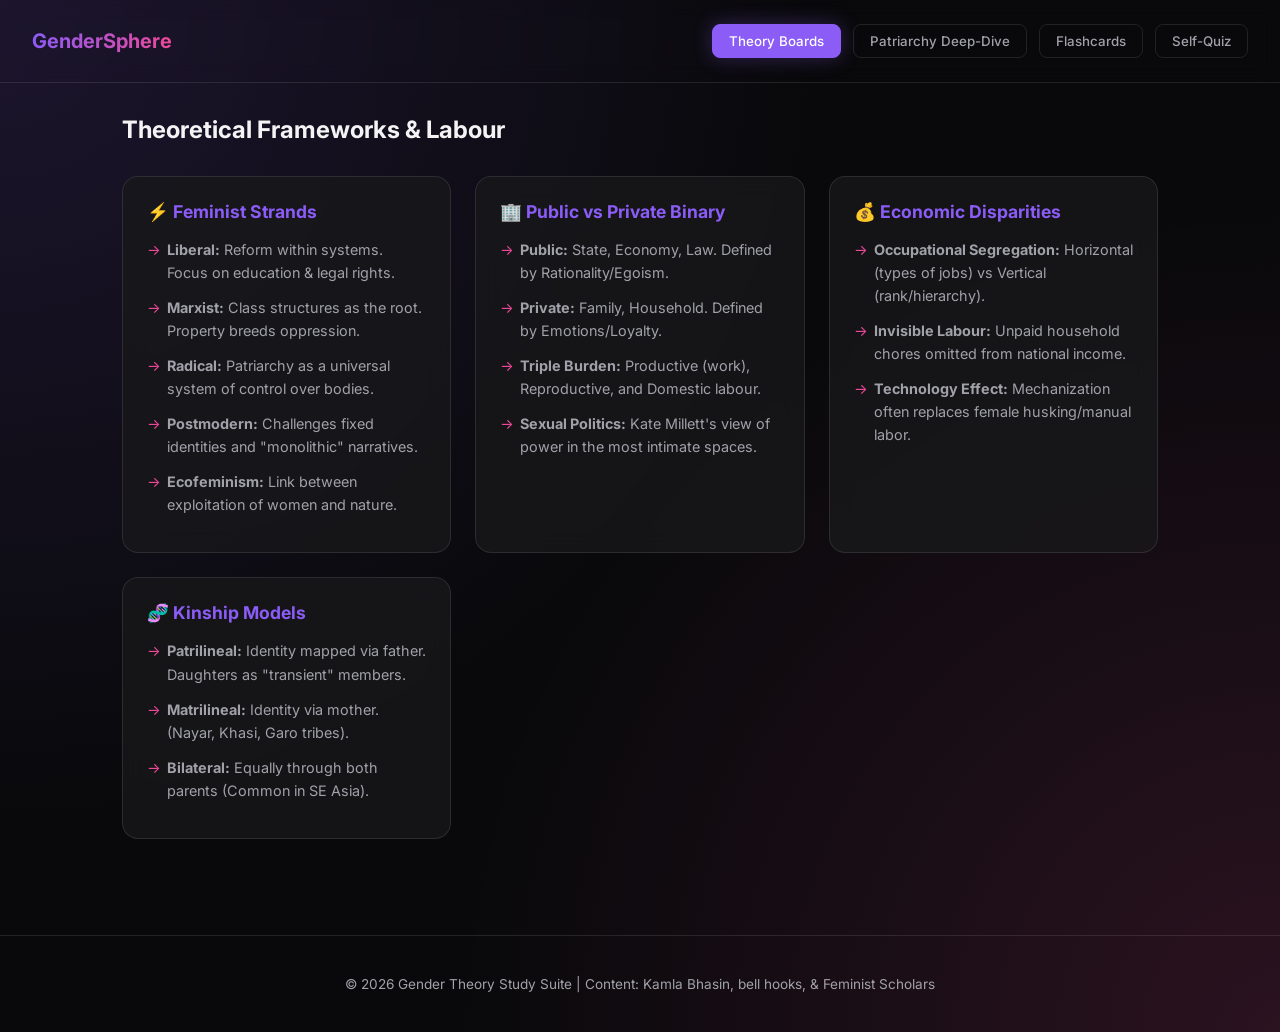
<file: study_hub1.html>
<!DOCTYPE html>
<html lang="en">

<head>
    <meta charset="UTF-8">
    <meta name="viewport" content="width=device-width, initial-scale=1.0">
    <title>Gender & Feminist Theory Study Hub</title>
    <link href="https://fonts.googleapis.com/css2?family=Inter:wght@300;400;500;600;700&display=swap" rel="stylesheet">
    <style>
        :root {
            --bg: #09090b;
            --card-bg: rgba(24, 24, 27, 0.8);
            --primary: #8b5cf6;
            --primary-hover: #7c3aed;
            --secondary: #ec4899;
            --info: #3b82f6;
            --text: #f4f4f5;
            --text-muted: #a1a1aa;
            --border: rgba(255, 255, 255, 0.1);
            --glass: rgba(255, 255, 255, 0.03);
            --success: #10b981;
            --error: #ef4444;
        }

        * {
            margin: 0;
            padding: 0;
            box-sizing: border-box;
            font-family: 'Inter', sans-serif;
        }

        body {
            background-color: var(--bg);
            background-image:
                radial-gradient(circle at 0% 0%, rgba(139, 92, 246, 0.15) 0%, transparent 50%),
                radial-gradient(circle at 100% 100%, rgba(236, 72, 153, 0.15) 0%, transparent 50%);
            color: var(--text);
            min-height: 100vh;
            display: flex;
            flex-direction: column;
            overflow-x: hidden;
        }

        /* --- Navigation --- */
        nav {
            padding: 1.5rem 2rem;
            display: flex;
            justify-content: space-between;
            align-items: center;
            backdrop-filter: blur(10px);
            border-bottom: 1px solid var(--border);
            position: sticky;
            top: 0;
            z-index: 100;
        }

        .logo {
            font-weight: 700;
            font-size: 1.25rem;
            background: linear-gradient(to right, var(--primary), var(--secondary));
            -webkit-background-clip: text;
            -webkit-text-fill-color: transparent;
        }

        .nav-links {
            display: flex;
            gap: 0.75rem;
        }

        .nav-btn {
            background: transparent;
            border: 1px solid var(--border);
            color: var(--text-muted);
            padding: 0.5rem 1rem;
            border-radius: 8px;
            cursor: pointer;
            transition: all 0.3s ease;
            font-weight: 500;
        }

        .nav-btn.active {
            background: var(--primary);
            color: white;
            border-color: var(--primary);
            box-shadow: 0 0 20px rgba(139, 92, 246, 0.3);
        }

        /* --- Layout Container --- */
        main {
            flex: 1;
            max-width: 1100px;
            margin: 0 auto;
            width: 100%;
            padding: 2rem;
        }

        .view {
            display: none;
            animation: fadeIn 0.5s ease-out;
        }

        .view.active {
            display: block;
        }

        @keyframes fadeIn {
            from {
                opacity: 0;
                transform: translateY(10px);
            }

            to {
                opacity: 1;
                transform: translateY(0);
            }
        }

        /* --- Grid & Cards --- */
        .board-grid {
            display: grid;
            grid-template-columns: repeat(auto-fill, minmax(320px, 1fr));
            gap: 1.5rem;
        }

        .board-card {
            background: var(--card-bg);
            border: 1px solid var(--border);
            padding: 1.5rem;
            border-radius: 16px;
            backdrop-filter: blur(12px);
            transition: all 0.3s ease;
        }

        .board-card:hover {
            transform: translateY(-5px);
            border-color: var(--primary);
            box-shadow: 0 10px 30px rgba(0, 0, 0, 0.3);
        }

        .board-card.highlight {
            border-left: 4px solid var(--secondary);
        }

        .board-card h3 {
            margin-bottom: 1rem;
            color: var(--primary);
            font-size: 1.1rem;
            display: flex;
            align-items: center;
            gap: 0.5rem;
        }

        .board-card ul {
            list-style: none;
            font-size: 0.9rem;
            color: var(--text-muted);
            line-height: 1.6;
        }

        .board-card li {
            margin-bottom: 0.75rem;
            padding-left: 1.25rem;
            position: relative;
        }

        .board-card li::before {
            content: '→';
            position: absolute;
            left: 0;
            color: var(--secondary);
        }

        /* --- Flashcard Styles --- */
        .flashcard-container {
            perspective: 1000px;
            max-width: 550px;
            margin: 3rem auto;
            height: 380px;
            cursor: pointer;
        }

        .flashcard {
            width: 100%;
            height: 100%;
            position: relative;
            transform-style: preserve-3d;
            transition: transform 0.6s cubic-bezier(0.4, 0, 0.2, 1);
        }

        .flashcard.flipped {
            transform: rotateY(180deg);
        }

        .card-face {
            position: absolute;
            width: 100%;
            height: 100%;
            backface-visibility: hidden;
            display: flex;
            flex-direction: column;
            padding: 3rem;
            border-radius: 28px;
            border: 1px solid var(--border);
            text-align: center;
            justify-content: center;
            box-shadow: 0 25px 50px rgba(0, 0, 0, 0.5);
        }

        .card-front {
            background: linear-gradient(135deg, #1e1b4b 0%, #0f172a 100%);
        }

        .card-back {
            background: linear-gradient(135deg, #312e81 0%, #1e1b4b 100%);
            transform: rotateY(180deg);
        }

        .card-label {
            font-size: 0.7rem;
            text-transform: uppercase;
            letter-spacing: 0.15em;
            color: var(--primary);
            margin-bottom: 1.5rem;
            font-weight: 700;
        }

        .card-text {
            font-size: 1.35rem;
            font-weight: 500;
            line-height: 1.5;
            color: white;
        }

        .flashcard-controls {
            display: flex;
            justify-content: center;
            align-items: center;
            gap: 2.5rem;
            margin-top: 1rem;
        }

        /* --- Quiz Styles --- */
        .quiz-container {
            max-width: 700px;
            margin: 0 auto;
            background: var(--card-bg);
            padding: 3rem;
            border-radius: 28px;
            border: 1px solid var(--border);
        }

        .quiz-progress {
            width: 100%;
            height: 8px;
            background: var(--border);
            border-radius: 4px;
            margin-bottom: 2.5rem;
            overflow: hidden;
        }

        .progress-bar {
            height: 100%;
            background: var(--primary);
            width: 0%;
            transition: width 0.4s cubic-bezier(0.4, 0, 0.2, 1);
        }

        .question-text {
            font-size: 1.35rem;
            margin-bottom: 2.5rem;
            font-weight: 600;
            line-height: 1.4;
        }

        .options-grid {
            display: grid;
            gap: 1rem;
        }

        .option-btn {
            background: var(--glass);
            border: 1px solid var(--border);
            padding: 1.25rem 1.5rem;
            border-radius: 14px;
            text-align: left;
            cursor: pointer;
            transition: all 0.2s;
            color: var(--text);
            font-size: 1.05rem;
            display: flex;
            align-items: center;
            gap: 1rem;
        }

        .option-btn:hover:not(.disabled) {
            border-color: var(--primary);
            background: rgba(139, 92, 246, 0.1);
        }

        .option-btn.correct {
            border-color: var(--success);
            background: rgba(16, 185, 129, 0.15);
            color: #6ee7b7;
            font-weight: 600;
        }

        .option-btn.wrong {
            border-color: var(--error);
            background: rgba(239, 68, 68, 0.15);
            color: #fca5a5;
        }

        /* --- Footer --- */
        footer {
            padding: 2.5rem;
            text-align: center;
            font-size: 0.85rem;
            color: var(--text-muted);
            border-top: 1px solid var(--border);
            margin-top: 4rem;
        }

        .highlight-text {
            color: var(--secondary);
            font-weight: 600;
        }

        .info-pill {
            background: var(--info);
            color: white;
            padding: 2px 8px;
            border-radius: 4px;
            font-size: 0.7rem;
            font-weight: 700;
            display: inline-block;
            margin-bottom: 0.5rem;
        }

        @media (max-width: 768px) {
            .nav-links {
                flex-wrap: wrap;
                justify-content: center;
            }

            .board-grid {
                grid-template-columns: 1fr;
            }

            main {
                padding: 1rem;
            }
        }
    </style>
</head>

<body>

    <nav>
        <div class="logo">GenderSphere</div>
        <div class="nav-links">
            <button class="nav-btn active" onclick="showView('board')">Theory Boards</button>
            <button class="nav-btn" onclick="showView('patriarchy')">Patriarchy Deep-Dive</button>
            <button class="nav-btn" onclick="showView('flashcards')">Flashcards</button>
            <button class="nav-btn" onclick="showView('quiz')">Self-Quiz</button>
        </div>
    </nav>

    <main>
        <!-- Board View -->
        <div id="view-board" class="view active">
            <h2 style="margin-bottom: 2rem;">Theoretical Frameworks & Labour</h2>
            <div class="board-grid">
                <div class="board-card">
                    <h3>⚡ Feminist Strands</h3>
                    <ul>
                        <li><strong>Liberal:</strong> Reform within systems. Focus on education & legal rights.</li>
                        <li><strong>Marxist:</strong> Class structures as the root. Property breeds oppression.</li>
                        <li><strong>Radical:</strong> Patriarchy as a universal system of control over bodies.</li>
                        <li><strong>Postmodern:</strong> Challenges fixed identities and "monolithic" narratives.</li>
                        <li><strong>Ecofeminism:</strong> Link between exploitation of women and nature.</li>
                    </ul>
                </div>
                <div class="board-card">
                    <h3>🏢 Public vs Private Binary</h3>
                    <ul>
                        <li><strong>Public:</strong> State, Economy, Law. Defined by Rationality/Egoism.</li>
                        <li><strong>Private:</strong> Family, Household. Defined by Emotions/Loyalty.</li>
                        <li><strong>Triple Burden:</strong> Productive (work), Reproductive, and Domestic labour.</li>
                        <li><strong>Sexual Politics:</strong> Kate Millett's view of power in the most intimate spaces.
                        </li>
                    </ul>
                </div>
                <div class="board-card">
                    <h3>💰 Economic Disparities</h3>
                    <ul>
                        <li><strong>Occupational Segregation:</strong> Horizontal (types of jobs) vs Vertical
                            (rank/hierarchy).</li>
                        <li><strong>Invisible Labour:</strong> Unpaid household chores omitted from national income.
                        </li>
                        <li><strong>Technology Effect:</strong> Mechanization often replaces female husking/manual
                            labor.</li>
                    </ul>
                </div>
                <div class="board-card">
                    <h3>🧬 Kinship Models</h3>
                    <ul>
                        <li><strong>Patrilineal:</strong> Identity mapped via father. Daughters as "transient" members.
                        </li>
                        <li><strong>Matrilineal:</strong> Identity via mother. (Nayar, Khasi, Garo tribes).</li>
                        <li><strong>Bilateral:</strong> Equally through both parents (Common in SE Asia).</li>
                    </ul>
                </div>
            </div>
        </div>

        <!-- Patriarchy View -->
        <div id="view-patriarchy" class="view">
            <h2 style="margin-bottom: 2rem;">Understanding Patriarchy</h2>
            <div class="board-grid">
                <div class="board-card highlight">
                    <span class="info-pill">DEFINITION</span>
                    <h3>⚖️ Rule of the Father</h3>
                    <ul>
                        <li><strong>Etymology:</strong> Power of the 'patriarch' over women, slaves, and juniors.</li>
                        <li><strong>Ideology:</strong> Believes men are superior and women are "man's property."</li>
                        <li><strong>Control Areas:</strong> Labour power, Reproduction, Sexuality, Mobility, and
                            Property.</li>
                    </ul>
                </div>
                <div class="board-card">
                    <span class="info-pill">ORIGINS</span>
                    <h3>⏳ The Great Shift</h3>
                    <ul>
                        <li><strong>Egalitarian Origins:</strong> Tribes originally shared resources; "Mother Right" was
                            common.</li>
                        <li><strong>Agricultural Surplus:</strong> Private property led men to seek inheritance rights.
                        </li>
                        <li><strong>Institutionalization:</strong> Shift from equitable tribes to male-commanded
                            hierarchies.</li>
                    </ul>
                </div>
                <div class="board-card">
                    <span class="info-pill">IDEOLOGY & IMPACT</span>
                    <h3>🧠 Psychological Patriarchy</h3>
                    <ul>
                        <li><strong>Kamla Bhasin:</strong> Systemic oppression in both private & public spheres.</li>
                        <li><strong>bell hooks:</strong> Interlocking systems of "Imperialist White-Supremacist
                            Capitalist Patriarchy."</li>
                        <li><strong>Repression:</strong> Boys "normally traumatized" by repressing emotions for
                            strength.</li>
                    </ul>
                </div>
                <div class="board-card">
                    <span class="info-pill">ALTERNATIVES</span>
                    <h3>🌱 Feminist Manhood</h3>
                    <ul>
                        <li><strong>Partnership Style:</strong> Based on interbeing & interdependency, not domination.
                        </li>
                        <li><strong>Integrity:</strong> Replacing "power over" with responsibility for self and others.
                        </li>
                        <li><strong>Non-violence:</strong> Commitment to peace and mutuality as the core of identity.
                        </li>
                    </ul>
                </div>
            </div>

            <div class="board-card" style="margin-top: 2rem; border-color: var(--secondary);">
                <h3>📉 Global Disparities (The Stats)</h3>
                <div
                    style="display: grid; grid-template-columns: repeat(auto-fit, minmax(200px, 1fr)); gap: 1rem; text-align: center;">
                    <div>
                        <h4 style="color: var(--secondary);">10%</h4>
                        <p>World's Income</p>
                    </div>
                    <div>
                        <h4 style="color: var(--secondary);">1%</h4>
                        <p>World's Property</p>
                    </div>
                    <div>
                        <h4 style="color: var(--secondary);">60%+</h4>
                        <p>Total Work Hours</p>
                    </div>
                    <div>
                        <h4 style="color: var(--secondary);">74.9%</h4>
                        <p>Relative Male Wage</p>
                    </div>
                </div>
            </div>
        </div>

        <!-- Flashcards View -->
        <div id="view-flashcards" class="view">
            <h2 style="text-align: center; margin-bottom: 2rem;">Acquire The Vocabulary</h2>
            <div class="flashcard-container" onclick="flipCard()">
                <div class="flashcard" id="current-card">
                    <div class="card-face card-front">
                        <span class="card-label">Key Term</span>
                        <div class="card-text" id="front-text">Loading...</div>
                    </div>
                    <div class="card-face card-back">
                        <span class="card-label">Explanation</span>
                        <div class="card-text" id="back-text">Loading...</div>
                    </div>
                </div>
            </div>
            <div class="flashcard-controls">
                <button class="nav-btn" onclick="prevCard()">Previous</button>
                <div id="card-index" style="font-weight: 600;">1 / 15</div>
                <button class="nav-btn" onclick="nextCard()">Next</button>
            </div>
        </div>

        <!-- Quiz View -->
        <div id="view-quiz" class="view">
            <div class="quiz-container" id="quiz-ui">
                <div class="quiz-progress">
                    <div class="progress-bar" id="quiz-progress-bar"></div>
                </div>
                <div id="quiz-main">
                    <div class="question-text" id="quiz-question">Loading question...</div>
                    <div class="options-grid" id="quiz-options"></div>
                </div>
                <div id="quiz-results" style="display: none;">
                    <div style="text-align: center;">
                        <h3 style="font-size: 2rem; margin-bottom: 1rem;">Assessment Complete</h3>
                        <div id="quiz-score"
                            style="font-size: 4rem; font-weight: 800; color: var(--primary); margin-bottom: 2rem;">0/0
                        </div>
                        <p id="quiz-feedback" style="margin-bottom: 2rem; color: var(--text-muted);"></p>
                        <button class="nav-btn active" onclick="restartQuiz()">Restart Learning Session</button>
                    </div>
                </div>
            </div>
        </div>
    </main>

    <footer>
        &copy; 2026 Gender Theory Study Suite | Content: Kamla Bhasin, bell hooks, & Feminist Scholars
    </footer>

    <script>
        // --- Enhanced Data ---
        const flashcards = [
            { q: "What does 'The Personal is Political' mean?", a: "Individual experiences (childcare, domestic roles) are products of larger political power structures." },
            { q: "Define 'Psychological Patriarchy'.", a: "A devalued value system where 'masculine' traits are exalted and 'feminine' ones repressed, shared by both genders." },
            { q: "What is 'Normal Traumatization' in boys?", a: "Indoctrinating boys by forcing them to repress emotions and denying their feelings through shame." },
            { q: "Who coined the phrase 'Imperialist White-Supremacist Capitalist Patriarchy'?", a: "bell hooks, to describe interlocking political systems." },
            { q: "What is 'Mother Right'?", a: "A matrilineal system where children are traced through the mother, common in early equitable societies." },
            { q: "Define Horizontal Segregation.", a: "Concentration of genders in different types of jobs (e.g. nursing vs. construction)." },
            { q: "What is Vertical Segregation?", a: "Barriers to promotion within the same job, keeping men in higher-level hierarchy/ranks." },
            { q: "What are 'Sexual Politics'?", a: "Kate Millett’s term for power dynamics existing even in the most intimate relationships." },
            { q: "Define 'Feminist Manhood'.", a: "Male identity based on integrity, responsibility, and emotional awareness rather than domination." },
            { q: "What is 'Invisible Labour'?", a: "Back-breaking, repetitive domestic work that isn't considered 'work' and isn't monetized." }
        ];

        const quizQuestions = [
            {
                q: "According to bell hooks, what is the 'unspoken rule' that protects the rule of the father?",
                options: ["Religious faith", "The rule of silence/denial", "Capitalist investment", "Matrilineal heritage"],
                correct: 1
            },
            {
                q: "Which communities in India are cited by Kamla Bhasin as remaining matrilineal?",
                options: ["Brahmins and Rajputs", "Khasi, Garo, and Nairs", "Punjabi and Bengali", "Tamil and Telugu"],
                correct: 1
            },
            {
                q: "What development historically caused the shift from 'Mother Right' to 'Patriarchy'?",
                options: ["Industrial Revolution", "Religious crusades", "Advent of private property & agricultural surplus", "Rise of democratic states"],
                correct: 2
            },
            {
                q: "In the context of wage statistics provided, women get what percentage of the world's property?",
                options: ["10%", "25%", "5%", "1%"],
                correct: 3
            },
            {
                q: "What does bell hooks identify as the root of the psychological ills troubling men?",
                options: ["Lack of education", "Patriarchy", "Workplace competition", "Biological aggression"],
                correct: 1
            }
        ];

        // --- View Logic ---
        function showView(viewId) {
            document.querySelectorAll('.view').forEach(v => v.classList.remove('active'));
            document.querySelectorAll('.nav-btn').forEach(b => b.classList.remove('active'));

            document.getElementById('view-' + viewId).classList.add('active');
            // Support for programmatic call vs event call
            const btn = document.querySelector(`button[onclick*="'${viewId}'"]`);
            if (btn) btn.classList.add('active');

            if (viewId === 'quiz') restartQuiz();
            if (viewId === 'flashcards') updateCard();
        }

        // --- Flashcard Logic ---
        let currentCardIndex = 0;
        function updateCard() {
            const card = flashcards[currentCardIndex];
            document.getElementById('front-text').innerText = card.q;
            document.getElementById('back-text').innerText = card.a;
            document.getElementById('card-index').innerText = `${currentCardIndex + 1} / ${flashcards.length}`;
            document.getElementById('current-card').classList.remove('flipped');
        }

        function flipCard() {
            document.getElementById('current-card').classList.toggle('flipped');
        }

        function nextCard() {
            currentCardIndex = (currentCardIndex + 1) % flashcards.length;
            updateCard();
        }

        function prevCard() {
            currentCardIndex = (currentCardIndex - 1 + flashcards.length) % flashcards.length;
            updateCard();
        }

        // --- Quiz Logic ---
        let currentQuizIndex = 0;
        let score = 0;
        let answered = false;

        function restartQuiz() {
            currentQuizIndex = 0;
            score = 0;
            answered = false;
            document.getElementById('quiz-main').style.display = 'block';
            document.getElementById('quiz-results').style.display = 'none';
            loadQuestion();
        }

        function loadQuestion() {
            answered = false;
            const q = quizQuestions[currentQuizIndex];
            document.getElementById('quiz-question').innerText = q.q;
            const optionsHtml = q.options.map((opt, i) => `
                <button class="option-btn" onclick="checkAnswer(${i})">
                    <span style="opacity: 0.5; font-size: 0.8rem;">${String.fromCharCode(65 + i)}</span>
                    ${opt}
                </button>
            `).join('');
            document.getElementById('quiz-options').innerHTML = optionsHtml;

            const progress = ((currentQuizIndex) / quizQuestions.length) * 100;
            document.getElementById('quiz-progress-bar').style.width = progress + '%';
        }

        function checkAnswer(index) {
            if (answered) return;
            answered = true;

            const q = quizQuestions[currentQuizIndex];
            const btns = document.querySelectorAll('.option-btn');

            if (index === q.correct) {
                btns[index].classList.add('correct');
                score++;
            } else {
                btns[index].classList.add('wrong');
                btns[q.correct].classList.add('correct');
            }

            setTimeout(() => {
                currentQuizIndex++;
                if (currentQuizIndex < quizQuestions.length) {
                    loadQuestion();
                } else {
                    showResults();
                }
            }, 1800);
        }

        function showResults() {
            document.getElementById('quiz-main').style.display = 'none';
            document.getElementById('quiz-results').style.display = 'block';
            document.getElementById('quiz-score').innerText = `${score} / ${quizQuestions.length}`;
            document.getElementById('quiz-progress-bar').style.width = '100%';

            let feedback = "Review the 'Patriarchy Deep-Dive' tab for more clarity!";
            if (score === quizQuestions.length) feedback = "Mastery achieved! You have a deep understanding of the source material.";
            else if (score >= quizQuestions.length / 2) feedback = "Solid progress! Re-reading the bell hooks sections might help perfect your score.";

            document.getElementById('quiz-feedback').innerText = feedback;
        }

        // Initialize state
        window.onload = () => {
            updateCard();
        };
    </script>
</body>

</html>
</file>
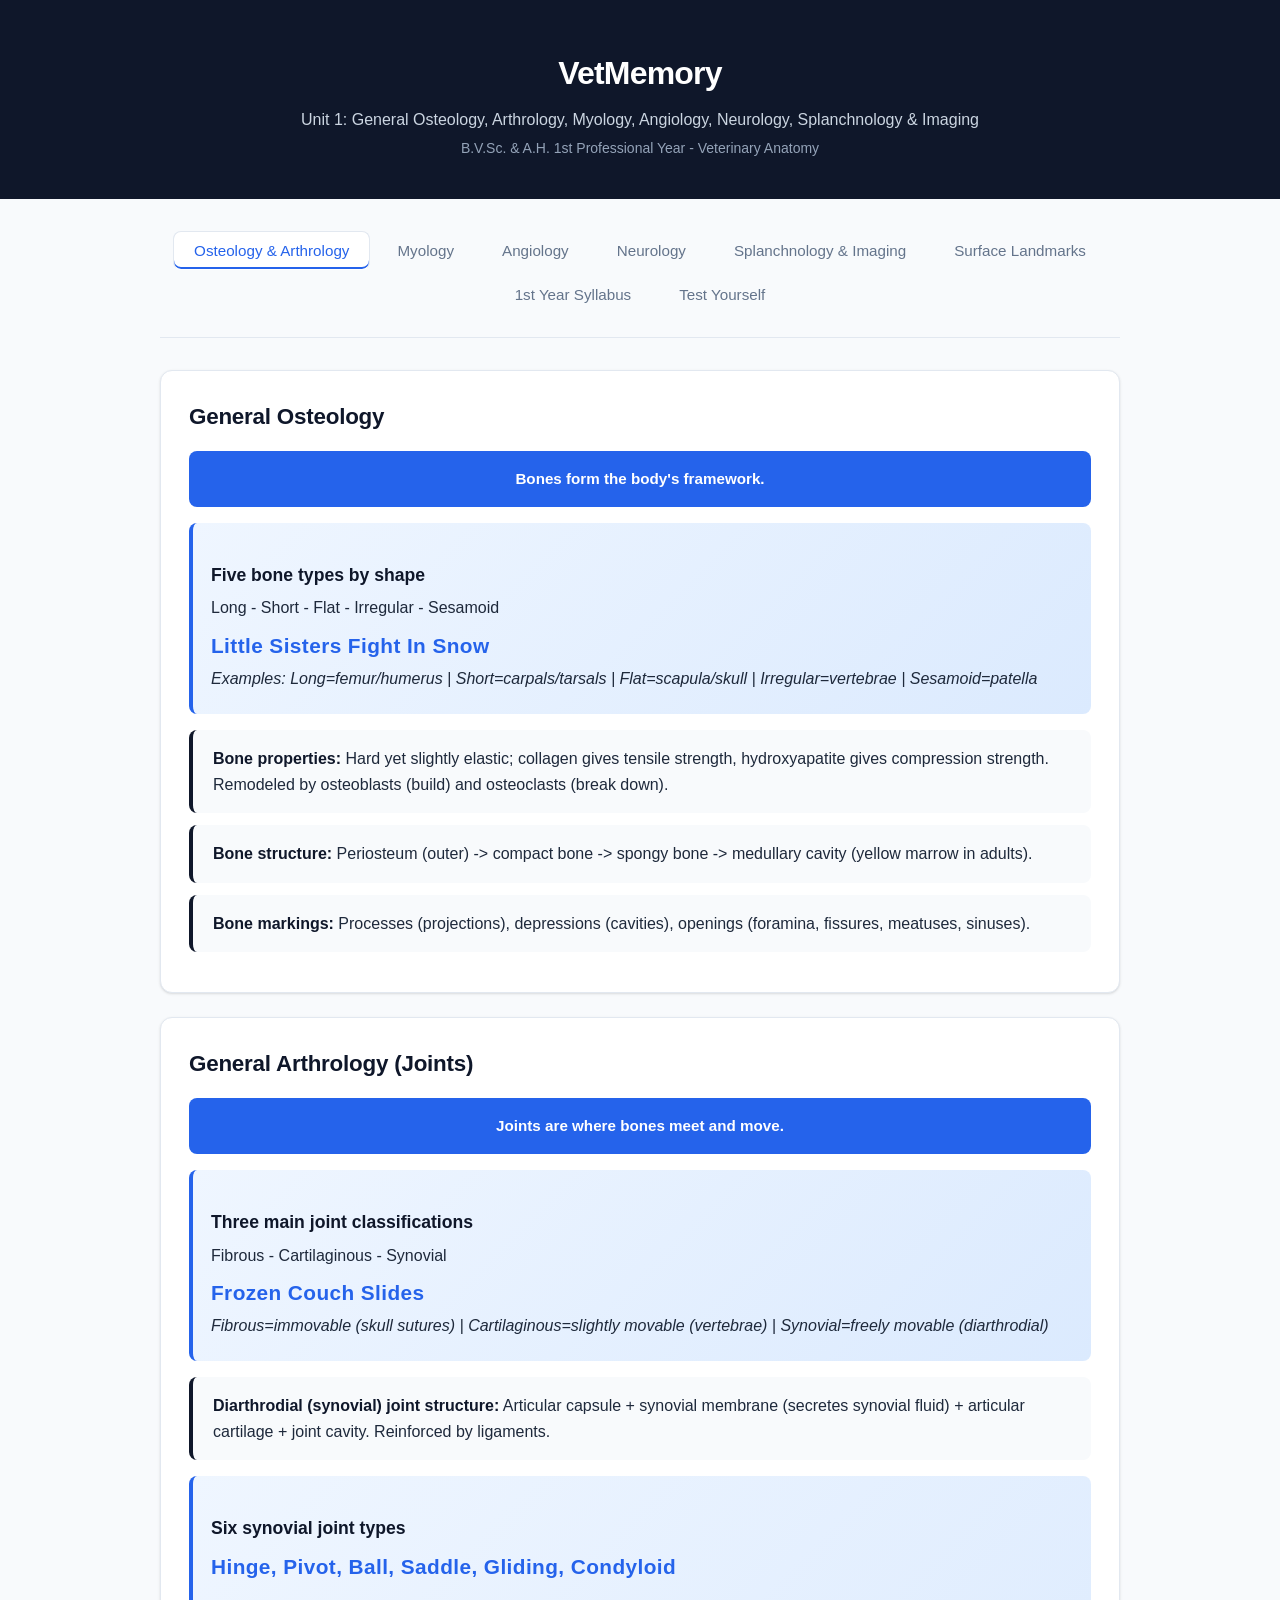
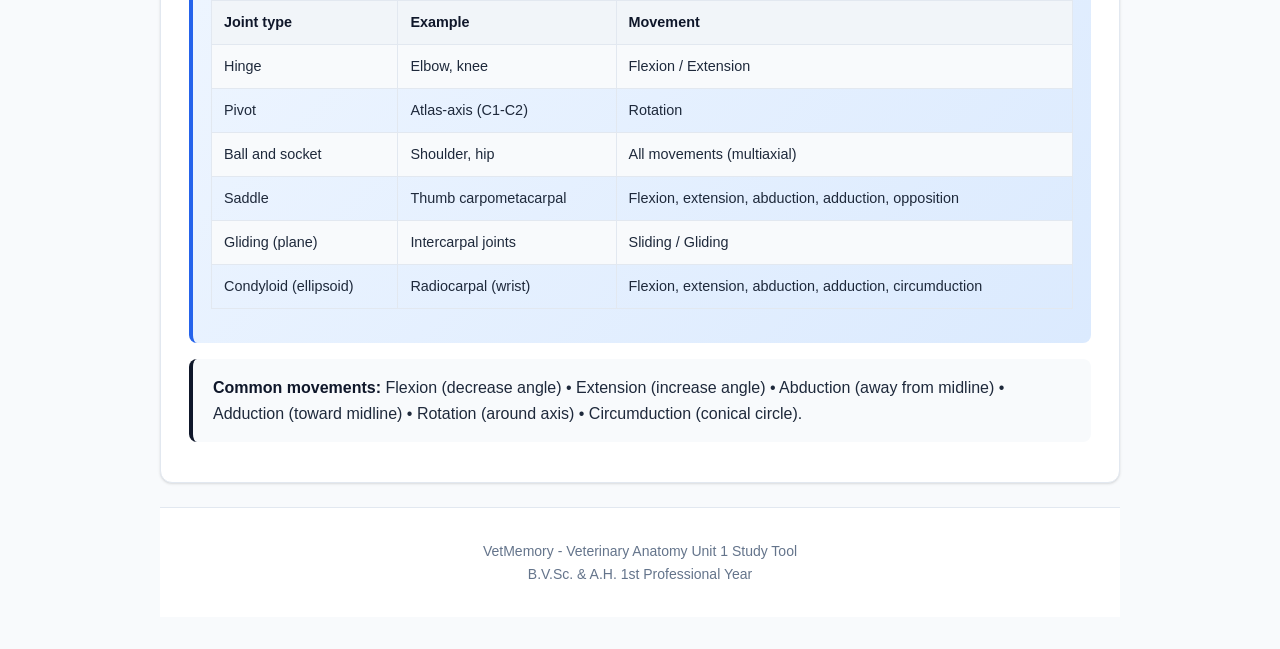
<file: veterinary/unit1-anatomy.html>
<!DOCTYPE html>
<html lang="en">
<head>
<meta charset="UTF-8">
<meta name="viewport" content="width=device-width, initial-scale=1.0">
<title>VetMemory - Unit 1 Anatomy | Veterinary B.V.Sc. & A.H.</title>
<meta name="description" content="VetMemory Unit 1 Anatomy - General Osteology, Arthrology, Myology, Angiology, Neurology, Splanchnology & Imaging. Mnemonics, MCQs, and syllabus viewer for B.V.Sc. & A.H. 1st Professional Year.">
<meta name="keywords" content="veterinary anatomy, osteology, arthrology, myology, angiology, neurology, splanchnology, BVSc, veterinary mnemonics, veterinary MCQs">
<link rel="canonical" href="unit1-anatomy.html">
<link rel="stylesheet" href="/veterinary/style.css">
</head>
<body>

<div class="app-shell">
  <header class="app-header">
    <h1>VetMemory</h1>
    <p>Unit 1: General Osteology, Arthrology, Myology, Angiology, Neurology, Splanchnology & Imaging</p>
    <p class="sub">B.V.Sc. & A.H. 1st Professional Year - Veterinary Anatomy</p>
  </header>

  <div class="container">
    <div class="nav-tabs">
      <button class="tab-btn active" onclick="openTab(event, 'osteology')">Osteology & Arthrology</button>
      <button class="tab-btn" onclick="openTab(event, 'myology')">Myology</button>
      <button class="tab-btn" onclick="openTab(event, 'angiology')">Angiology</button>
      <button class="tab-btn" onclick="openTab(event, 'neurology')">Neurology</button>
      <button class="tab-btn" onclick="openTab(event, 'splanchnology')">Splanchnology & Imaging</button>
      <button class="tab-btn" onclick="openTab(event, 'surface')">Surface Landmarks</button>
      <button class="tab-btn" onclick="openTab(event, 'syllabus')">1st Year Syllabus</button>
      <button class="tab-btn" onclick="openTab(event, 'test-me')">Test Yourself</button>
    </div>

    <!-- OSTEOLOGY & ARTHROLOGY -->
    <div id="osteology" class="tab-panel active">
      <div class="section-card">
        <h2>General Osteology</h2>
        <div class="juicy">Bones form the body's framework.</div>

        <div class="mnemonic-box">
          <h3>Five bone types by shape</h3>
          <p>Long - Short - Flat - Irregular - Sesamoid</p>
          <p class="hook">Little Sisters Fight In Snow</p>
          <p><em>Examples: Long=femur/humerus | Short=carpals/tarsals | Flat=scapula/skull | Irregular=vertebrae | Sesamoid=patella</em></p>
        </div>

        <div class="key-point">
          <strong>Bone properties:</strong> Hard yet slightly elastic; collagen gives tensile strength, hydroxyapatite gives compression strength. Remodeled by osteoblasts (build) and osteoclasts (break down).
        </div>

        <div class="key-point">
          <strong>Bone structure:</strong> Periosteum (outer) -> compact bone -> spongy bone -> medullary cavity (yellow marrow in adults).
        </div>

        <div class="key-point">
          <strong>Bone markings:</strong> Processes (projections), depressions (cavities), openings (foramina, fissures, meatuses, sinuses).
        </div>
      </div>

      <div class="section-card">
        <h2>General Arthrology (Joints)</h2>
        <div class="juicy">Joints are where bones meet and move.</div>

        <div class="mnemonic-box">
          <h3>Three main joint classifications</h3>
          <p>Fibrous - Cartilaginous - Synovial</p>
          <p class="hook">Frozen Couch Slides</p>
          <p><em>Fibrous=immovable (skull sutures) | Cartilaginous=slightly movable (vertebrae) | Synovial=freely movable (diarthrodial)</em></p>
        </div>

        <div class="key-point">
          <strong>Diarthrodial (synovial) joint structure:</strong> Articular capsule + synovial membrane (secretes synovial fluid) + articular cartilage + joint cavity. Reinforced by ligaments.
        </div>

        <div class="mnemonic-box">
          <h3>Six synovial joint types</h3>
          <p class="hook">Hinge, Pivot, Ball, Saddle, Gliding, Condyloid</p>
          <table class="compare-table">
            <tr><th>Joint type</th><th>Example</th><th>Movement</th></tr>
            <tr><td>Hinge</td><td>Elbow, knee</td><td>Flexion / Extension</td></tr>
            <tr><td>Pivot</td><td>Atlas-axis (C1-C2)</td><td>Rotation</td></tr>
            <tr><td>Ball and socket</td><td>Shoulder, hip</td><td>All movements (multiaxial)</td></tr>
            <tr><td>Saddle</td><td>Thumb carpometacarpal</td><td>Flexion, extension, abduction, adduction, opposition</td></tr>
            <tr><td>Gliding (plane)</td><td>Intercarpal joints</td><td>Sliding / Gliding</td></tr>
            <tr><td>Condyloid (ellipsoid)</td><td>Radiocarpal (wrist)</td><td>Flexion, extension, abduction, adduction, circumduction</td></tr>
          </table>
        </div>

        <div class="key-point">
          <strong>Common movements:</strong> Flexion (decrease angle) • Extension (increase angle) • Abduction (away from midline) • Adduction (toward midline) • Rotation (around axis) • Circumduction (conical circle).
        </div>
      </div>
    </div>

    <!-- MYOLOGY -->
    <div id="myology" class="tab-panel">
      <div class="section-card">
        <h2>General Myology</h2>
        <div class="juicy">Muscles are the body's engines of movement.</div>

        <div class="mnemonic-box">
          <h3>Three muscle tissue types</h3>
          <p>Skeletal - Cardiac - Smooth</p>
          <p class="hook">Some Cats Sleep</p>
          <table class="compare-table">
            <tr><th>Type</th><th>Striations</th><th>Control</th><th>Location</th></tr>
            <tr><td>Skeletal</td><td>Striated</td><td>Voluntary</td><td>Attached to bones</td></tr>
            <tr><td>Cardiac</td><td>Striated</td><td>Involuntary</td><td>Heart only</td></tr>
            <tr><td>Smooth</td><td>Non-striated</td><td>Involuntary</td><td>Hollow organs, vessels</td></tr>
          </table>
        </div>

        <div class="key-point">
          <strong>Muscle etymology:</strong> Named by location, shape, size, action, origin/insertion, or fiber direction. E.g., biceps = two heads, longissimus = longest, rectus = straight.
        </div>

        <div class="key-point">
          <strong>Tendons:</strong> connect muscle to bone. <strong>Ligaments:</strong> connect bone to bone. <strong>Aponeuroses:</strong> flat sheet-like tendons. <strong>Synovial bursae:</strong> fluid sacs reducing friction. <strong>Tendon sheaths:</strong> tubular bursae around tendons.
        </div>

        <div class="key-point">
          <strong>Muscle attachments:</strong> Origin = fixed/proximal end • Insertion = movable/distal end.
        </div>
      </div>
    </div>

    <!-- ANGIOLOGY -->
    <div id="angiology" class="tab-panel">
      <div class="section-card">
        <h2>Angiology - Heart and Circulation</h2>
        <div class="juicy">The heart pumps life. Trace the loop.</div>

        <div class="mnemonic-box">
          <h3>Heart chambers and valve flow</h3>
          <p class="hook">Right Atrium -> Right Ventricle -> Lungs -> Left Atrium -> Left Ventricle -> Body</p>
          <p><strong>Valves:</strong> Tricuspid (RA-RV) • Pulmonary (RV-pulmonary artery) • Mitral/Bicuspid (LA-LV) • Aortic (LV-aorta)</p>
          <p class="hook">Try Pulling My Aorta</p>
        </div>

        <div class="key-point">
          <strong>Pulmonary circulation:</strong> Right ventricle -> pulmonary artery -> lungs (oxygenation) -> pulmonary veins -> left atrium. Deoxygenated blood only.
        </div>

        <div class="key-point">
          <strong>Systemic circulation:</strong> Left ventricle -> aorta -> body tissues -> vena cavae -> right atrium. Oxygenated blood to body.
        </div>

        <div class="mnemonic-box">
          <h3>Lymphatic vs venous system</h3>
          <p><strong>Veins:</strong> carry blood to heart (mostly deoxygenated except pulmonary). Have valves.</p>
          <p><strong>Lymphatics:</strong> carry lymph (interstitial fluid) to venous system. No RBCs. One-way toward heart.</p>
        </div>

        <div class="key-point">
          <strong>Major arteries:</strong> Aorta (systemic), pulmonary artery (lungs), facial, femoral, coccygeal, cephalic, saphenous.</p>
          <strong>Major veins:</strong> Jugular (neck), cephalic (foreleg), lateral saphenous (hindleg), coccygeal (tail).
        </div>
      </div>
    </div>

    <!-- NEUROLOGY -->
    <div id="neurology" class="tab-panel">
      <div class="section-card">
        <h2>Neurology - Nervous System</h2>
        <div class="juicy">The body's command center. Map the wires.</div>

        <div class="mnemonic-box">
          <h3>Nervous system architecture</h3>
          <p><strong>CNS</strong> = Brain + Spinal Cord</p>
          <p><strong>PNS</strong> = Cranial nerves + Spinal nerves + Ganglia</p>
          <p><strong>ANS</strong> = Sympathetic + Parasympathetic (involuntary)</p>
          <p class="hook">CNS is Central, PNS is Peripheral, ANS is Automatic</p>
        </div>

        <div class="mnemonic-box">
          <h3>Meninges (outside to inside)</h3>
          <p class="hook">Dura, Arachnoid, Pia</p>
          <p><strong>Dura mater</strong> (tough outer) -> <strong>Arachnoid mater</strong> (web-like middle) -> <strong>Pia mater</strong> (delicate inner, hugs brain)</p>
          <p>CSF circulates in the subarachnoid space.</p>
        </div>

        <div class="key-point">
          <strong>Spinal nerve formation:</strong> Dorsal root (sensory, has dorsal root ganglion) + Ventral root (motor) -> mixed spinal nerve -> rami -> plexuses -> peripheral nerves.
        </div>

        <div class="key-point">
          <strong>Brain:</strong> Cerebrum (thought, voluntary) • Cerebellum (coordination, balance) • Brainstem (pons, medulla, midbrain - vital autonomic functions).
        </div>

        <div class="key-point">
          <strong>Sense organs (Aesthesiology):</strong> Eye (vision), Ear (hearing + balance), Nose (olfaction), Tongue (taste), Skin (touch). Receptors detect stimuli and send signals via afferent nerves to CNS.
        </div>
      </div>
    </div>

    <!-- SPLANCHNOLOGY & IMAGING -->
    <div id="splanchnology" class="tab-panel">
      <div class="section-card">
        <h2>Splanchnology - Body Cavities and Organs</h2>
        <div class="juicy">Splanchnology is the study of the viscera (internal organs).</div>

        <div class="mnemonic-box">
          <h3>Three main body cavities</h3>
          <p class="hook">Thoracic -> Abdominal -> Pelvic</p>
          <p><strong>Thoracic:</strong> heart, lungs, thymus, esophagus, trachea</p>
          <p><strong>Abdominal:</strong> stomach, liver, spleen, intestines, kidneys, pancreas</p>
          <p><strong>Pelvic:</strong> urinary bladder, reproductive organs, rectum</p>
        </div>

        <table class="compare-table">
          <tr><th>System</th><th>Key organs</th><th>Cavity</th></tr>
          <tr><td>Digestive</td><td>Mouth -> esophagus -> stomach -> intestines -> liver/pancreas</td><td>Abdominal</td></tr>
          <tr><td>Respiratory</td><td>Nasal cavity -> trachea -> bronchi -> lungs</td><td>Thoracic</td></tr>
          <tr><td>Urinary</td><td>Kidneys -> ureters -> bladder -> urethra</td><td>Abdominal/Pelvic</td></tr>
          <tr><td>Endocrine</td><td>Thyroid, parathyroid, adrenal, pancreas, pituitary</td><td>Various</td></tr>
          <tr><td>Reproductive</td><td>Ovaries/testes, uterus, mammary glands</td><td>Pelvic/Abdominal</td></tr>
        </table>
      </div>

      <div class="section-card">
        <h2>Diagnostic Imaging</h2>
        <div class="juicy">See inside without cutting open.</div>

        <div class="key-point">
          <strong>Radiography (X-ray):</strong> best for BONE. Dense structures appear white (radiopaque). Air appears black (radiolucent). Quick, cheap, great for fractures.
        </div>

        <div class="key-point">
          <strong>Ultrasound:</strong> best for SOFT TISSUE and fluid. Real-time, no radiation. Great for pregnancy, heart (echocardiogram), abdominal organs.
        </div>

        <div class="mnemonic-box">
          <h3>X-ray vs ultrasound - quick pick</h3>
          <p><strong>Suspect fracture?</strong> X-ray</p>
          <p><strong>Check pregnancy / soft organ?</strong> Ultrasound</p>
          <p><strong>Lungs / chest?</strong> X-ray</p>
          <p><strong>Heart function / fluid?</strong> Ultrasound</p>
        </div>
      </div>
    </div>

    <!-- SURFACE LANDMARKS -->
    <div id="surface" class="tab-panel">
      <div class="section-card">
        <h2>Surface Landmarks - Palpation and Clinical Sites</h2>
        <div class="juicy">Where to touch, poke, and needle - safely.</div>

        <div class="key-point">
          <strong>Palpable bony prominences:</strong> tuber coxae (hip point), tuber ischii (seat bone), olecranon (elbow point), patella, spinous processes of vertebrae, caudal vertebrae (tail head).
        </div>

        <div class="key-point">
          <strong>Lymph nodes:</strong> mandibular, prescapular, axillary, inguinal, popliteal - commonly enlarged in disease.
        </div>

        <div class="key-point">
          <strong>Arteries for palpation:</strong> facial (jaw), femoral (groin), coccygeal (tail).
        </div>

        <div class="key-point">
          <strong>Venipuncture sites:</strong> jugular vein (neck), cephalic vein (foreleg), lateral saphenous vein (hindleg), coccygeal vein (tail). Jugular is most common for large volumes.
        </div>

        <div class="key-point">
          <strong>Bone marrow aspiration:</strong> sternum, iliac crest (wing of ilium), greater tubercle of humerus.</p>
          <strong>CSF collection:</strong> atlanto-occipital space (back of skull), lumbosacral space (lower back).
        </div>
      </div>
    </div>

    <!-- SYLLABUS -->
    <div id="syllabus" class="tab-panel">
      <div class="syllabus-card">
        <div class="syllabus-header">
          <h2>1st Professional Year Syllabus</h2>
          <button class="test-btn secondary" id="show-syllabus">Show syllabus</button>
        </div>
        <div id="syllabus-container" class="syllabus-content"></div>
      </div>
    </div>

    <!-- TEST ME QUIZ -->
    <div id="test-me" class="tab-panel">
      <div class="section-card">
        <h2>Test Yourself - Unit 1 Quiz</h2>
        <p>Twenty multiple choice questions across all Unit 1 topics. Click below to begin.</p>
        <button class="test-btn" id="start-quiz">Test me</button>
        <div id="quiz-container" class="quiz-area"></div>
        <div id="score-box" class="score-box"></div>
      </div>
    </div>

    <footer>
      <p>VetMemory - Veterinary Anatomy Unit 1 Study Tool</p>
      <p>B.V.Sc. & A.H. 1st Professional Year</p>
    </footer>
  </div>
</div>

<script>
  function openTab(evt, tabName) {
    var i, tabpanel, tabbtn;
    tabpanel = document.getElementsByClassName("tab-panel");
    for (i = 0; i < tabpanel.length; i++) {
      tabpanel[i].classList.remove("active");
    }
    tabbtn = document.getElementsByClassName("tab-btn");
    for (i = 0; i < tabbtn.length; i++) {
      tabbtn[i].classList.remove("active");
    }
    document.getElementById(tabName).classList.add("active");
    evt.currentTarget.classList.add("active");
  }

  // Simple markdown renderer
  function renderMarkdown(text) {
    var lines = text.split('\n');
    var html = '';
    var inTable = false;
    var inList = false;
    var tableRows = [];

    for (var i = 0; i < lines.length; i++) {
      var line = lines[i].replace(/\r$/, ''); // strip Windows line ending

      // Table row
      if (line.trim().startsWith('|') && line.trim().endsWith('|')) {
        if (!inTable) {
          inTable = true;
          tableRows = [];
        }
        var cells = line.trim().slice(1, -1).split('|').map(function(c) { return c.trim(); });
        var isSeparator = cells.every(function(c) { return /^:?-+:?$/.test(c); });
        if (isSeparator) {
          continue; // skip separator row
        }
        var rowHtml = '<tr>' + cells.map(function(c) {
          return '<td>' + inlineMarkdown(c) + '</td>';
        }).join('') + '</tr>';
        tableRows.push(rowHtml);
        continue;
      }

      // Close table if we were in one
      if (inTable && !line.trim().startsWith('|')) {
        html += '<table>' + tableRows.join('') + '</table>';
        inTable = false;
        tableRows = [];
      }

      // Horizontal rule (only if not part of table)
      if (/^---+\s*$/.test(line.trim()) && !inTable) {
        html += '<hr>';
        continue;
      }

      // Headings
      var headingMatch = line.match(/^(#{1,6})\s+(.*)$/);
      if (headingMatch) {
        var level = headingMatch[1].length;
        var content = inlineMarkdown(headingMatch[2]);
        html += '<h' + level + '>' + content + '</h' + level + '>';
        continue;
      }

      // List items
      if (/^\*\s+/.test(line)) {
        if (!inList) {
          html += '<ul>';
          inList = true;
        }
        html += '<li>' + inlineMarkdown(line.replace(/^\*\s+/, '')) + '</li>';
        continue;
      }

      // Close list
      if (inList && !/^\*\s+/.test(line)) {
        html += '</ul>';
        inList = false;
      }

      // Blank line
      if (line.trim() === '') {
        html += '<br>';
        continue;
      }

      // Regular paragraph
      html += '<p>' + inlineMarkdown(line) + '</p>';
    }

    // Close any open table or list
    if (inTable) {
      html += '<table>' + tableRows.join('') + '</table>';
    }
    if (inList) {
      html += '</ul>';
    }

    return html;
  }

  function inlineMarkdown(text) {
    return text
      .replace(/\*\*(.*?)\*\*/g, '<strong>$1</strong>')
      .replace(/\*(.*?)\*/g, '<em>$1</em>');
  }

  // Syllabus viewer - loads 1styear.md and renders as markdown
  document.getElementById('show-syllabus').addEventListener('click', function() {
    var container = document.getElementById('syllabus-container');
    var btn = this;
    if (container.innerHTML.trim() !== '') {
      container.innerHTML = '';
      btn.textContent = 'Show syllabus';
      return;
    }
    btn.textContent = 'Loading...';
    btn.disabled = true;
    fetch('1styear.md')
      .then(function(response) {
        if (!response.ok) throw new Error('File not found');
        return response.text();
      })
      .then(function(text) {
        container.innerHTML = renderMarkdown(text);
        btn.textContent = 'Hide syllabus';
        btn.disabled = false;
      })
      .catch(function(err) {
        container.innerHTML = '<div class="empty-state"><h3>Could not load syllabus</h3><p>Make sure 1styear.md is in the same folder as this file.</p></div>';
        btn.textContent = 'Show syllabus';
        btn.disabled = false;
      });
  });

  // 20 MCQs across all Unit 1 topics
  const allQuestions = [
    { q: "Which of the following is NOT a classification of bone by shape?", options: ["Long bone", "Short bone", "Flat bone", "Hollow bone"], answer: 3, explanation: "Bones are classified by shape as Long, Short, Flat, Irregular, and Sesamoid. Hollow bone is not a standard shape classification.", topic: "Osteology" },
    { q: "Which bone type is exemplified by the patella?", options: ["Long bone", "Short bone", "Sesamoid bone", "Irregular bone"], answer: 2, explanation: "The patella (kneecap) is a classic sesamoid bone embedded within a tendon.", topic: "Osteology" },
    { q: "Fibrous joints are best described as:", options: ["Freely movable", "Slightly movable", "Immovable", "Fluid-filled"], answer: 2, explanation: "Fibrous joints (e.g., skull sutures) are immovable (synarthroses).", topic: "Arthrology" },
    { q: "Which joint type allows movement in all axes (multiaxial)?", options: ["Hinge", "Pivot", "Ball and socket", "Gliding"], answer: 2, explanation: "Ball and socket joints (shoulder, hip) are multiaxial.", topic: "Arthrology" },
    { q: "The atlas-axis joint (C1-C2) is an example of which synovial joint?", options: ["Hinge", "Pivot", "Saddle", "Condyloid"], answer: 1, explanation: "The atlanto-axial joint is a pivot joint allowing rotation of the head.", topic: "Arthrology" },
    { q: "Which muscle type is striated AND involuntary?", options: ["Skeletal", "Cardiac", "Smooth", "None"], answer: 1, explanation: "Cardiac muscle is striated but involuntary. Found only in the heart.", topic: "Myology" },
    { q: "Tendons connect:", options: ["Bone to bone", "Muscle to bone", "Muscle to muscle", "Bone to cartilage"], answer: 1, explanation: "Tendons connect muscle to bone. Ligaments connect bone to bone.", topic: "Myology" },
    { q: "Synovial bursae function to:", options: ["Produce blood cells", "Reduce friction", "Transmit nerve signals", "Store fat"], answer: 1, explanation: "Bursae are fluid-filled sacs that reduce friction between tissues.", topic: "Myology" },
    { q: "Blood flows from the right ventricle to:", options: ["Aorta", "Pulmonary artery", "Pulmonary vein", "Vena cava"], answer: 1, explanation: "Right ventricle pumps deoxygenated blood into the pulmonary artery to the lungs.", topic: "Angiology" },
    { q: "Which valve lies between the left atrium and left ventricle?", options: ["Tricuspid", "Pulmonary", "Mitral (Bicuspid)", "Aortic"], answer: 2, explanation: "The mitral (bicuspid) valve guards the left AV orifice between LA and LV.", topic: "Angiology" },
    { q: "Pulmonary circulation carries:", options: ["Oxygenated blood to body", "Deoxygenated blood to lungs", "Nutrients to liver", "Lymph to heart"], answer: 1, explanation: "Pulmonary circulation: RV -> pulmonary artery -> lungs -> pulmonary veins -> LA.", topic: "Angiology" },
    { q: "Veins usually:", options: ["Carry oxygenated blood", "Have valves", "Have thicker walls", "Carry blood away from heart"], answer: 1, explanation: "Most veins carry deoxygenated blood (except pulmonary) and contain valves to prevent backflow.", topic: "Angiology" },
    { q: "CNS consists of:", options: ["Brain and spinal cord", "Cranial and spinal nerves", "Sympathetic and parasympathetic nerves", "Ganglia only"], answer: 0, explanation: "CNS = Central Nervous System = Brain + Spinal Cord.", topic: "Neurology" },
    { q: "Meninges from outermost to innermost:", options: ["Pia, Arachnoid, Dura", "Dura, Arachnoid, Pia", "Arachnoid, Dura, Pia", "Dura, Pia, Arachnoid"], answer: 1, explanation: "Order: Dura mater (tough outer) -> Arachnoid mater (web-like) -> Pia mater (delicate inner).", topic: "Neurology" },
    { q: "CSF circulates primarily in the:", options: ["Epidural space", "Subdural space", "Subarachnoid space", "Ventricles only"], answer: 2, explanation: "CSF circulates in the subarachnoid space (between arachnoid and pia mater) and ventricles.", topic: "Neurology" },
    { q: "The dorsal root of a spinal nerve carries:", options: ["Motor fibers", "Sensory fibers", "Both", "Autonomic fibers only"], answer: 1, explanation: "Dorsal root = sensory (afferent), with the dorsal root ganglion. Ventral root = motor (efferent).", topic: "Neurology" },
    { q: "Which cavity contains the heart and lungs?", options: ["Abdominal", "Pelvic", "Thoracic", "Cranial"], answer: 2, explanation: "The thoracic cavity houses the heart, lungs, thymus, esophagus, and trachea.", topic: "Splanchnology" },
    { q: "The diaphragm separates:", options: ["Thoracic from abdominal cavity", "Abdominal from pelvic cavity", "Cranial from spinal cavity", "Pelvic from thoracic cavity"], answer: 0, explanation: "The diaphragm is the muscular partition between the thoracic and abdominal cavities.", topic: "Splanchnology" },
    { q: "Best imaging modality for assessing a bone fracture:", options: ["Ultrasound", "MRI", "Radiography (X-ray)", "CT only"], answer: 2, explanation: "Radiography (X-ray) is the first-line, quick, best modality for bone fractures (bone is radiopaque/white).", topic: "Imaging" },
    { q: "Ultrasound is preferred over X-ray for:", options: ["Bone fractures", "Soft tissue and pregnancy", "Lung fields", "Dental enamel"], answer: 1, explanation: "Ultrasound excels at soft tissue, fluid, and real-time imaging (e.g., pregnancy) without radiation.", topic: "Imaging" }
  ];

  var quizStarted = false;

  document.getElementById('start-quiz').addEventListener('click', function() {
    if (!quizStarted) {
      renderQuiz();
      this.textContent = "Reset quiz";
      this.classList.add("active");
      quizStarted = true;
    } else {
      resetQuiz();
      this.textContent = "Test me";
      this.classList.remove("active");
      quizStarted = false;
    }
  });

  function renderQuiz() {
    var container = document.getElementById('quiz-container');
    var html = '';
    allQuestions.forEach(function(q, idx) {
      html += '<div class="mcq-card">';
      html += '<h4>Q' + (idx + 1) + ' <span class="tag">' + q.topic + '</span> ' + q.q + '</h4>';
      html += '<div class="options" id="opts-' + idx + '">';
      q.options.forEach(function(opt, oi) {
        html += '<label class="option-btn">';
        html += '<input type="radio" name="q' + idx + '" value="' + oi + '" onchange="checkAnswer(' + idx + ', ' + oi + ')">';
        html += String.fromCharCode(65 + oi) + '. ' + opt;
        html += '</label>';
      });
      html += '</div>';
      html += '<div class="feedback" id="fb-' + idx + '"></div>';
      html += '<div class="explanation" id="exp-' + idx + '">' + q.explanation + '</div>';
      html += '</div>';
    });
    container.innerHTML = html;
    container.classList.add('visible');
    document.getElementById('score-box').classList.remove('visible');
    document.getElementById('score-box').innerHTML = '';
  }

  window.checkAnswer = function(qIdx, selected) {
    var q = allQuestions[qIdx];
    var feedback = document.getElementById('fb-' + qIdx);
    var explanation = document.getElementById('exp-' + qIdx);
    var radios = document.getElementsByName('q' + qIdx);

    radios.forEach(function(r) {
      var label = r.parentElement;
      label.classList.remove('selected', 'correct', 'wrong');
      r.disabled = true;
    });

    var selectedLabel = radios[selected].parentElement;
    if (selected === q.answer) {
      selectedLabel.classList.add('correct');
      feedback.className = 'feedback correct';
      feedback.textContent = 'Correct.';
      explanation.style.display = 'block';
    } else {
      selectedLabel.classList.add('wrong');
      radios[q.answer].parentElement.classList.add('correct');
      feedback.className = 'feedback wrong';
      feedback.textContent = 'Incorrect.';
      explanation.style.display = 'block';
    }
    feedback.style.display = 'block';
    updateScore();
  };

  function updateScore() {
    var correct = 0, answered = 0;
    allQuestions.forEach(function(q, idx) {
      var radios = document.getElementsByName('q' + idx);
      var checked = Array.prototype.find.call(radios, function(r) { return r.checked; });
      if (checked) {
        answered++;
        if (parseInt(checked.value) === q.answer) correct++;
      }
    });
    var pct = answered ? Math.round((correct / answered) * 100) : 0;
    var scoreBox = document.getElementById('score-box');
    var badgeClass = 'bad', msg = 'Keep studying.';
    if (pct >= 70) { badgeClass = 'good'; msg = 'Great job.'; }
    else if (pct >= 40) { badgeClass = 'okay'; msg = 'Getting there.'; }
    scoreBox.innerHTML = '<div>Answered: ' + answered + '/' + allQuestions.length + ' | Correct: ' + correct + '</div><span class="score-badge ' + badgeClass + '">' + pct + '% - ' + msg + '</span>';
    scoreBox.classList.add('visible');
  }

  function resetQuiz() {
    document.getElementById('quiz-container').classList.remove('visible');
    document.getElementById('quiz-container').innerHTML = '';
    document.getElementById('score-box').classList.remove('visible');
    document.getElementById('score-box').innerHTML = '';
    quizStarted = false;
  }
</script>

</body>
</html>
</file>
<file: veterinary/style.css>
/* VetMemory - Premium SaaS Study Tool Stylesheet */
/* 3-color theme: slate, blue, muted */

* { box-sizing: border-box; margin: 0; padding: 0; }

:root {
  --bg: #f8fafc;
  --card: #ffffff;
  --primary: #0f172a;
  --accent: #2563eb;
  --accent-hover: #1d4ed8;
  --text: #1e293b;
  --muted: #64748b;
  --border: #e2e8f0;
  --shadow: 0 1px 3px 0 rgb(0 0 0 / 0.1), 0 1px 2px -1px rgb(0 0 0 / 0.1);
  --shadow-md: 0 4px 6px -1px rgb(0 0 0 / 0.1), 0 2px 4px -2px rgb(0 0 0 / 0.1);
  --shadow-lg: 0 10px 15px -3px rgb(0 0 0 / 0.1), 0 4px 6px -4px rgb(0 0 0 / 0.1);
  --radius: 12px;
}

html { scroll-behavior: smooth; }

body {
  font-family: -apple-system, BlinkMacSystemFont, 'Segoe UI', Roboto, 'Helvetica Neue', Arial, sans-serif;
  background: var(--bg);
  color: var(--text);
  line-height: 1.6;
  padding: 0;
  margin: 0;
  min-height: 100vh;
  overflow-x: hidden;
}

/* Layout shell */
.app-shell {
  display: flex;
  flex-direction: column;
  min-height: 100vh;
}

.app-header {
  background: var(--primary);
  color: #fff;
  padding: 48px 24px 40px;
  text-align: center;
}

.app-header h1 {
  font-size: 2rem;
  font-weight: 700;
  letter-spacing: -0.025em;
  margin-bottom: 8px;
}

.app-header p {
  color: #cbd5e1;
  font-size: 1rem;
}

.app-header .sub {
  font-size: 0.875rem;
  color: #94a3b8;
  margin-top: 4px;
}

.container {
  max-width: 1000px;
  margin: 0 auto;
  padding: 32px 20px;
  flex: 1;
}

/* Navigation */
.nav-tabs {
  display: flex;
  gap: 6px;
  margin-bottom: 32px;
  flex-wrap: wrap;
  justify-content: center;
  border-bottom: 1px solid var(--border);
  padding-bottom: 24px;
}

.tab-btn {
  padding: 10px 20px;
  border: none;
  background: transparent;
  color: var(--muted);
  cursor: pointer;
  border-radius: 8px;
  font-weight: 500;
  font-size: 0.95rem;
  transition: all 0.2s;
  border: 1px solid transparent;
  margin-bottom: -1px;
}

.tab-btn:hover {
  background: #f1f5f9;
  color: var(--primary);
}

.tab-btn.active {
  background: var(--card);
  color: var(--accent);
  border-color: var(--border) var(--border) var(--card);
  box-shadow: 0 -2px 0 var(--accent) inset;
}

.tab-panel { display: none; }
.tab-panel.active { display: block; animation: fadeIn 0.3s ease; }

@keyframes fadeIn {
  from { opacity: 0; transform: translateY(8px); }
  to { opacity: 1; transform: translateY(0); }
}

/* Cards */
.section-card {
  background: var(--card);
  border-radius: var(--radius);
  padding: 28px;
  margin-bottom: 24px;
  box-shadow: var(--shadow);
  border: 1px solid var(--border);
}

.section-card h2 {
  color: var(--primary);
  margin-bottom: 16px;
  font-size: 1.4rem;
  font-weight: 600;
  letter-spacing: -0.01em;
}

.section-card h3 {
  color: var(--primary);
  margin: 20px 0 10px;
  font-size: 1.15rem;
  font-weight: 600;
}

.mnemonic-box {
  background: linear-gradient(135deg, #eff6ff, #dbeafe);
  border-left: 4px solid var(--accent);
  padding: 18px;
  border-radius: 8px;
  margin: 16px 0;
}

.mnemonic-box h3 {
  color: var(--primary);
  margin-bottom: 6px;
  font-size: 1.1rem;
}

.mnemonic-box p { margin: 4px 0; color: var(--text); }
.mnemonic-box .hook {
  font-size: 1.3rem;
  font-weight: 700;
  margin-top: 8px;
  color: var(--accent);
  letter-spacing: 0.02em;
}

.key-point {
  background: #f8fafc;
  padding: 16px 20px;
  border-radius: 8px;
  margin: 12px 0;
  border-left: 4px solid var(--primary);
}

.key-point strong { color: var(--primary); }

.compare-table {
  width: 100%;
  border-collapse: collapse;
  margin: 16px 0;
  font-size: 0.9rem;
}

.compare-table th, .compare-table td {
  border: 1px solid var(--border);
  padding: 10px 12px;
  text-align: left;
}

.compare-table th { background: #f1f5f9; color: var(--primary); font-weight: 600; }
.compare-table tr:nth-child(even) { background: #f8fafc; }

.juicy {
  background: var(--accent);
  color: #fff;
  padding: 16px;
  border-radius: 8px;
  margin: 16px 0;
  font-weight: 600;
  text-align: center;
  font-size: 0.95rem;
}

/* Buttons */
.test-btn {
  display: inline-flex;
  align-items: center;
  justify-content: center;
  gap: 8px;
  width: auto;
  min-width: 200px;
  padding: 14px 24px;
  background: var(--primary);
  color: #fff;
  border: none;
  border-radius: 8px;
  font-size: 1rem;
  font-weight: 600;
  cursor: pointer;
  box-shadow: var(--shadow-md);
  transition: all 0.2s;
}

.test-btn:hover { background: var(--accent-hover); transform: translateY(-1px); box-shadow: var(--shadow-lg); }
.test-btn:active { transform: translateY(0); }
.test-btn.active { background: var(--accent); }

.test-btn.secondary {
  background: var(--card);
  color: var(--text);
  border: 1px solid var(--border);
}

.test-btn.secondary:hover { background: #f8fafc; }

.btn-group {
  display: flex;
  gap: 10px;
  margin-top: 20px;
  flex-wrap: wrap;
  justify-content: center;
}

/* Quiz */
.quiz-area {
  display: none;
  margin-top: 24px;
  padding: 26px;
  background: var(--card);
  border-radius: var(--radius);
  border: 1px solid var(--border);
  box-shadow: var(--shadow);
}

.quiz-area.visible { display: block; }

.mcq-card {
  border: 1px solid var(--border);
  border-radius: 8px;
  padding: 20px;
  margin-bottom: 16px;
  background: #fff;
  transition: all 0.15s;
}

.mcq-card:hover { border-color: var(--accent); box-shadow: var(--shadow); }

.mcq-card h4 {
  margin-bottom: 12px;
  color: var(--primary);
  font-size: 1rem;
  font-weight: 600;
}

.options { display: grid; grid-template-columns: 1fr 1fr; gap: 10px; }
@media (max-width: 640px) { .options { grid-template-columns: 1fr; } }

.option-btn {
  display: flex;
  align-items: center;
  gap: 10px;
  padding: 12px 16px;
  border: 1px solid var(--border);
  background: #fff;
  border-radius: 8px;
  cursor: pointer;
  font-size: 0.92rem;
  text-align: left;
  transition: all 0.15s;
}

.option-btn:hover { border-color: var(--accent); background: #f8fafc; }
.option-btn input { margin: 0; width: 18px; height: 18px; accent-color: var(--accent); }
.option-btn.selected { border-color: var(--accent); background: #eff6ff; }
.option-btn.correct { border-color: #059669; background: #dcfce7; color: #166534; }
.option-btn.wrong { border-color: #dc2626; background: #fee2e2; color: #991b1b; }

.feedback {
  margin-top: 12px;
  padding: 12px;
  border-radius: 6px;
  font-size: 0.92rem;
  display: none;
}

.feedback.correct { background: #dcfce7; color: #166534; border: 1px solid #059669; }
.feedback.wrong { background: #fee2e2; color: #991b1b; border: 1px solid #dc2626; }

.explanation {
  margin-top: 8px;
  padding: 12px 16px;
  background: #f8fafc;
  border-radius: 6px;
  border-left: 4px solid var(--muted);
  font-size: 0.9rem;
  color: var(--muted);
  display: none;
}

.score-box {
  margin-top: 22px;
  padding: 20px;
  background: var(--primary);
  color: #fff;
  border-radius: var(--radius);
  text-align: center;
  display: none;
}

.score-box.visible { display: block; }

.score-badge {
  display: inline-block;
  padding: 8px 20px;
  border-radius: 24px;
  font-weight: 700;
  font-size: 0.95rem;
  margin-top: 10px;
}

.reset-btn {
  margin-top: 14px;
  padding: 10px 20px;
  background: transparent;
  color: var(--accent);
  border: 1px solid var(--accent);
  border-radius: 6px;
  cursor: pointer;
  font-weight: 600;
  font-size: 0.9rem;
}

.reset-btn:hover { background: var(--accent); color: #fff; }

.tag {
  display: inline-block;
  padding: 3px 10px;
  border-radius: 10px;
  font-size: 0.78rem;
  font-weight: 600;
  background: #eff6ff;
  color: var(--accent);
  margin-bottom: 6px;
}

/* Syllabus / Markdown */
.syllabus-card {
  background: var(--card);
  border-radius: var(--radius);
  border: 1px solid var(--border);
  box-shadow: var(--shadow);
  overflow: hidden;
  margin-bottom: 24px;
}

.syllabus-header {
  background: #f8fafc;
  border-bottom: 1px solid var(--border);
  padding: 16px 24px;
  display: flex;
  align-items: center;
  justify-content: space-between;
}

.syllabus-header h2 {
  margin: 0;
  font-size: 1.25rem;
  color: var(--primary);
}

.syllabus-content {
  padding: 24px;
  overflow-x: auto;
}

.syllabus-content h1 {
  font-size: 1.75rem;
  color: var(--primary);
  margin: 24px 0 12px;
  border-bottom: 2px solid var(--accent);
  padding-bottom: 6px;
}

.syllabus-content h2 {
  font-size: 1.4rem;
  color: var(--primary);
  margin: 20px 0 10px;
}

.syllabus-content h3 {
  font-size: 1.2rem;
  color: var(--accent);
  margin: 16px 0 8px;
}

.syllabus-content p { margin: 10px 0; }
.syllabus-content ul, .syllabus-content ol { margin: 10px 0 10px 24px; }
.syllabus-content li { margin: 6px 0; }
.syllabus-content strong { color: var(--primary); }
.syllabus-content table {
  width: 100%;
  border-collapse: collapse;
  margin: 14px 0;
  font-size: 0.9rem;
}
.syllabus-content th, .syllabus-content td {
  border: 1px solid var(--border);
  padding: 10px 12px;
  text-align: left;
}
.syllabus-content th { background: #f1f5f9; color: var(--primary); font-weight: 600; }
.syllabus-content blockquote {
  border-left: 4px solid var(--accent);
  padding: 12px 18px;
  margin: 14px 0;
  background: #eff6ff;
  font-style: italic;
  color: var(--muted);
}

.empty-state {
  text-align: center;
  padding: 60px 24px;
  color: var(--muted);
}

.empty-state h3 { margin-bottom: 8px; color: var(--primary); }

footer {
  text-align: center;
  padding: 32px 20px;
  color: var(--muted);
  font-size: 0.875rem;
  border-top: 1px solid var(--border);
  background: var(--card);
}

/* Responsive */
@media (max-width: 640px) {
  .container { padding: 16px 16px; }
  .app-header { padding: 32px 16px 28px; }
  .app-header h1 { font-size: 1.75rem; }
  .nav-tabs { gap: 4px; margin-bottom: 24px; padding-bottom: 20px; }
  .tab-btn { padding: 8px 14px; font-size: 0.85rem; }
  .section-card { padding: 20px; margin-bottom: 20px; }
  .quiz-area { padding: 20px; }
  .mcq-card { padding: 16px; }
  .syllabus-content { padding: 20px; }
  .course-grid { grid-template-columns: 1fr; }
  .units-grid { grid-template-columns: 1fr; }
  .course-card, .unit-card { padding: 18px; }
}

/* Course grid (index.html) */
.course-grid {
  display: grid;
  grid-template-columns: repeat(auto-fit, minmax(220px, 1fr));
  gap: 16px;
  margin-top: 20px;
}

.course-card {
  background: var(--card);
  border: 1px solid var(--border);
  border-radius: var(--radius);
  padding: 22px;
  box-shadow: var(--shadow);
  text-align: center;
}

.course-card h3 { color: var(--primary); margin-bottom: 8px; font-size: 1.2rem; }
.course-card p { color: var(--muted); font-size: 0.9rem; margin-bottom: 16px; }

/* Units grid (index.html) */
.units-grid {
  display: grid;
  grid-template-columns: repeat(auto-fit, minmax(240px, 1fr));
  gap: 14px;
  margin-top: 20px;
}

.unit-card {
  background: var(--card);
  border: 1px solid var(--border);
  border-radius: var(--radius);
  padding: 20px;
  box-shadow: var(--shadow);
  text-align: center;
  transition: all 0.2s;
}

.unit-card:hover { border-color: var(--accent); box-shadow: var(--shadow-md); }
.unit-card.active { border-color: var(--accent); background: #f8fafc; }

.unit-card h3 { color: var(--primary); margin-bottom: 8px; font-size: 1.1rem; }
.unit-card p { color: var(--muted); font-size: 0.85rem; margin-bottom: 16px; }

/* Empty state */
.empty-state {
  text-align: center;
  padding: 60px 24px;
  color: var(--muted);
}

.empty-state h3 { margin-bottom: 8px; color: var(--primary); }
</file>
<file: wifey-surprise/style.css>
:root {
    --primary: #ff4b2b;
    --secondary: #ffafbd;
    --accent: #ffc3a0;
    --white: #ffffff;
    --glass: rgba(255, 255, 255, 0.2);
    --glass-border: rgba(255, 255, 255, 0.3);
}

* {
    margin: 0;
    padding: 0;
    box-sizing: border-box;
}

body {
    font-family: 'Montserrat', sans-serif;
    background: linear-gradient(135deg, #ffafbd 0%, #ffc3a0 100%);
    min-height: 100vh;
    overflow-x: hidden;
    color: #4a4a4a;
}

#heart-container {
    position: fixed;
    top: 0;
    left: 0;
    width: 100%;
    height: 100%;
    pointer-events: none;
    z-index: 0;
}

.heart {
    position: absolute;
    color: var(--primary);
    opacity: 0.6;
    animation: float 5s linear infinite;
    pointer-events: none;
}

@keyframes float {
    0% {
        transform: translateY(100vh) scale(0);
        opacity: 1;
    }

    100% {
        transform: translateY(-10vh) scale(1.5);
        opacity: 0;
    }
}

.container {
    position: relative;
    z-index: 1;
    max-width: 900px;
    margin: 0 auto;
    padding: 80px 20px;
    text-align: center;
}

/* Hero Section */
.hero-section {
    margin-bottom: 150px;
    /* Even more space for the massive letter */
    animation: fadeIn 1.5s ease-out;
}

.image-wrapper {
    position: relative;
    width: 180px;
    height: 180px;
    margin: 0 auto 30px;
    border-radius: 50%;
    overflow: hidden;
    box-shadow: 0 15px 45px rgba(0, 0, 0, 0.2);
    border: 6px solid var(--white);
}

.hero-image {
    width: 100%;
    height: 100%;
    object-fit: cover;
}

.title {
    font-family: 'Dancing Script', cursive;
    font-size: 3.5rem;
    color: var(--primary);
    margin-bottom: 15px;
    text-shadow: 2px 2px 4px rgba(0, 0, 0, 0.1);
}

.subtitle {
    font-size: 1.1rem;
    font-weight: 300;
    letter-spacing: 1px;
    opacity: 0.8;
}

/* Envelope Section */
.letter-section {
    display: flex;
    flex-direction: column;
    align-items: center;
    margin-bottom: 250px;
    perspective: 2000px;
}

.envelope-wrapper {
    position: relative;
    cursor: pointer;
    transition: transform 0.4s ease;
}

.envelope-wrapper:hover {
    transform: scale(1.02);
}

.envelope {
    position: relative;
    width: 350px;
    height: 230px;
    background: #fff;
    box-shadow: 0 20px 60px rgba(0, 0, 0, 0.1);
    border-radius: 4px;
}

.envelope .back {
    position: absolute;
    width: 100%;
    height: 100%;
    background: #fdfdfd;
    z-index: 1;
}

.envelope .letter {
    position: absolute;
    top: 5px;
    left: 15px;
    width: 320px;
    height: 420px;
    /* Taller to fit all the letters and stuff */
    background: #fff;
    padding: 35px 25px;
    z-index: 2;
    transition: transform 0.8s cubic-bezier(0.4, 0, 0.2, 1), opacity 0.5s, visibility 0.5s;
    box-shadow: 0 5px 35px rgba(0, 0, 0, 0.15);
    border-radius: 5px;
    visibility: hidden;
    opacity: 0;
    transform: translateY(0);
    display: flex;
    flex-direction: column;
    justify-content: flex-start;
}

.letter .text {
    font-family: 'Dancing Script', cursive;
    font-size: 0.95rem;
    color: #444;
    line-height: 1.6;
    text-align: left;
}

.envelope .front {
    position: absolute;
    bottom: 0;
    left: 0;
    width: 0;
    height: 0;
    border-left: 175px solid transparent;
    border-right: 175px solid transparent;
    border-bottom: 130px solid #ffffff;
    z-index: 4;
}

.envelope::before,
.envelope::after {
    content: '';
    position: absolute;
    top: 0;
    width: 0;
    height: 0;
    border-top: 115px solid transparent;
    border-bottom: 115px solid transparent;
    z-index: 3;
}

.envelope::before {
    left: 0;
    border-left: 175px solid #f7f7f7;
}

.envelope::after {
    right: 0;
    border-right: 175px solid #f7f7f7;
}

.envelope .top {
    position: absolute;
    top: 0;
    left: 0;
    width: 0;
    height: 0;
    border-left: 175px solid transparent;
    border-right: 175px solid transparent;
    border-top: 145px solid #ececec;
    transform-origin: top;
    transition: transform 0.6s ease, z-index 0.6s;
    z-index: 5;
}

/* Open States */
.envelope-wrapper.open .top {
    transform: rotateX(160deg);
    z-index: 1;
}

.envelope-wrapper.open .letter {
    visibility: visible;
    opacity: 1;
    transform: translateY(-350px);
    /* Pop up MUCH higher */
    z-index: 10;
}

.click-notice {
    margin-top: 50px;
    font-size: 0.8rem;
    text-transform: uppercase;
    letter-spacing: 4px;
    color: var(--primary);
    font-weight: 600;
}

/* Reasons Section */
.reasons-section {
    padding-top: 100px;
}

.section-title {
    font-family: 'Dancing Script', cursive;
    font-size: 3rem;
    color: var(--primary);
    margin-bottom: 40px;
}

/* Reasons List Section */
.reasons-list {
    display: flex;
    flex-direction: column;
    gap: 30px;
    margin: 80px auto;
    max-width: 700px;
    padding: 0 20px;
}

.reason-item {
    font-size: 1.3rem;
    font-weight: 500;
    color: #444;
    padding: 25px;
    background: var(--glass);
    backdrop-filter: blur(8px);
    border-radius: 15px;
    border: 1px solid var(--glass-border);
    opacity: 0;
    transform: translateY(30px);
    transition: all 0.8s cubic-bezier(0.4, 0, 0.2, 1);
    box-shadow: 0 4px 15px rgba(0, 0, 0, 0.05);
}

.reason-item.reveal {
    opacity: 1;
    transform: translateY(0);
}

.million-reasons {
    margin: 120px 0 80px;
    font-family: 'Dancing Script', cursive;
    font-size: 2.8rem;
    color: var(--primary);
    line-height: 1.3;
    opacity: 0;
    transform: scale(0.95);
    transition: all 1.2s ease-out;
}

.million-reasons.reveal {
    opacity: 1;
    transform: scale(1);
}

.million-reasons span {
    font-size: 1.3rem;
    font-family: 'Montserrat', sans-serif;
    color: #666;
    display: block;
    margin-top: 20px;
    font-weight: 400;
}

/* Footer & Button */
.footer {
    padding-top: 60px;
    border-top: 1px solid rgba(255, 255, 255, 0.3);
}

.love-button {
    background: var(--primary);
    color: white;
    border: none;
    padding: 15px 40px;
    font-size: 1.1rem;
    border-radius: 50px;
    cursor: pointer;
    font-weight: 600;
}

.footer-note {
    font-family: 'Dancing Script', cursive;
    font-size: 2.22rem;
    opacity: 0.8;
    margin-top: 2rem;
}

@keyframes fadeIn {
    from {
        opacity: 0;
        transform: translateY(20px);
    }

    to {
        opacity: 1;
        transform: translateY(0);
    }
}

@media (max-width: 600px) {
    .container {
        padding: 40px 15px;
    }

    .title {
        font-size: 2.5rem;
    }

    .hero-section {
        margin-bottom: 80px;
    }

    .envelope-wrapper {
        transform: scale(0.8);
    }

    /* Shrink envelope for mobile */
    .envelope-wrapper:hover {
        transform: scale(0.85);
    }

    .letter-section {
        margin-bottom: 150px;
    }

    .reason-item {
        font-size: 1.1rem;
        padding: 20px;
    }

    .million-reasons {
        font-size: 1.8rem;
        margin: 80px 0 50px;
    }

    .million-reasons span {
        font-size: 1.1rem;
    }

    .envelope .letter {
        width: 300px;
        height: 480px;
        padding: 30px 20px;
    }

    .envelope-wrapper.open .letter {
        transform: translateY(-400px);
    }
}
</file>
